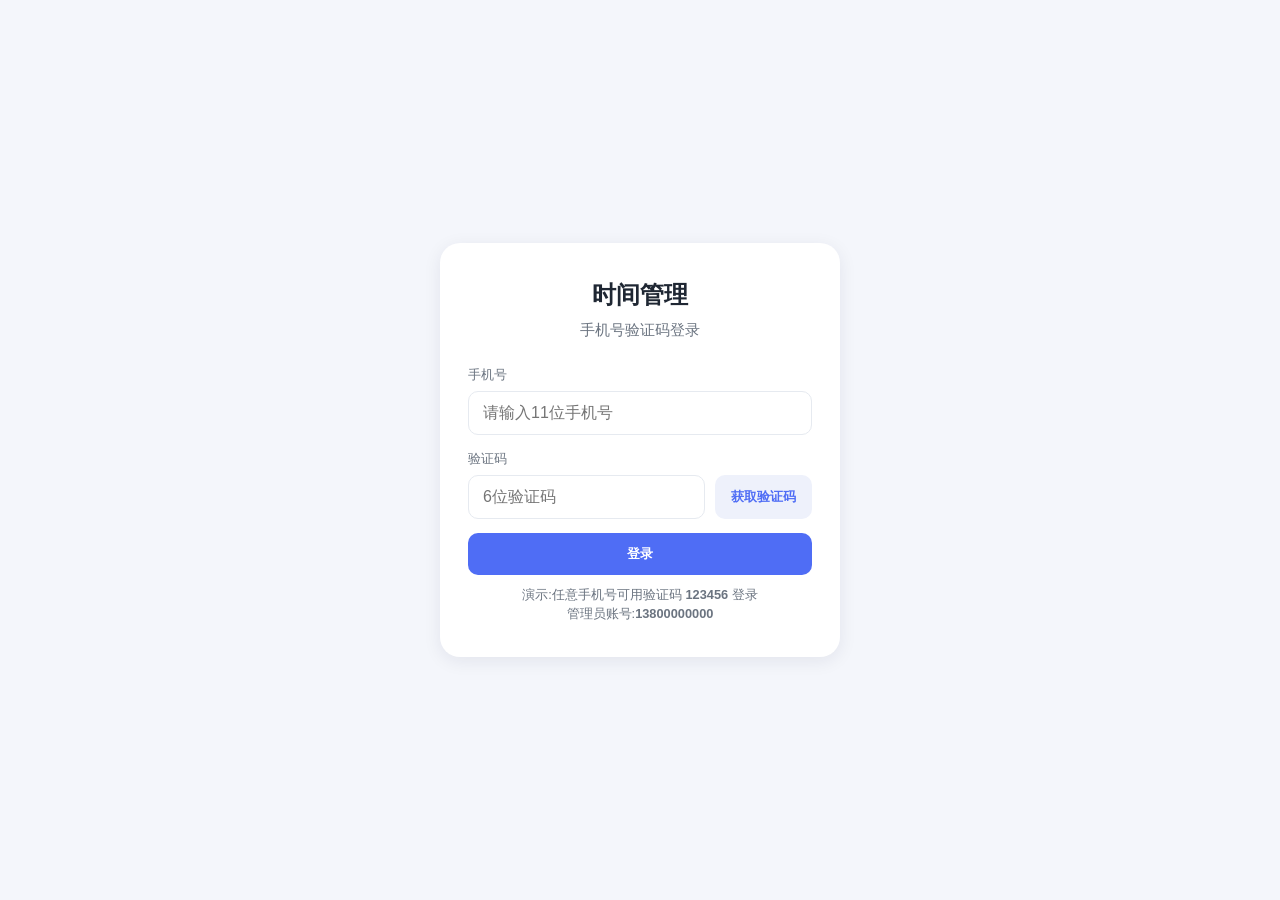
<file: index.html>
<!DOCTYPE html>
<html lang="zh-CN">
<head>
<meta charset="UTF-8">
<meta name="viewport" content="width=device-width, initial-scale=1.0">
<title>时间管理</title>
<style>
  :root{
    --bg:#f4f6fb; --card:#fff; --ink:#1f2733; --muted:#6b7480; --line:#e6eaf0;
    --brand:#4f6df5; --brand-d:#3b56d8; --ok:#16a34a; --warn:#f59e0b; --danger:#dc2626;
    --shadow:0 4px 18px rgba(20,30,60,.08); --radius:14px;
  }
  *{box-sizing:border-box;margin:0;padding:0}
  body{font-family:-apple-system,BlinkMacSystemFont,"Segoe UI","PingFang SC","Microsoft YaHei",sans-serif;background:var(--bg);color:var(--ink);line-height:1.5}
  button{cursor:pointer;font-family:inherit;border:none;background:none;color:inherit}
  input,select,textarea{font-family:inherit;font-size:1rem}
  a{color:var(--brand);text-decoration:none}
  .wrap{max-width:1100px;margin:0 auto;padding:0 16px}

  /* ===== Login ===== */
  #auth{min-height:100vh;display:flex;align-items:center;justify-content:center;padding:20px}
  .auth-card{background:var(--card);border-radius:20px;box-shadow:var(--shadow);padding:34px 28px;width:100%;max-width:400px}
  .auth-card h1{font-size:1.5rem;text-align:center;margin-bottom:6px}
  .auth-card .sub{color:var(--muted);text-align:center;margin-bottom:24px;font-size:.92rem}
  .field{margin-bottom:14px}
  .field label{display:block;font-size:.82rem;color:var(--muted);margin-bottom:6px}
  .input{width:100%;padding:12px 14px;border:1.5px solid var(--line);border-radius:10px;outline:none;transition:.15s;background:#fff}
  .input:focus{border-color:var(--brand);box-shadow:0 0 0 3px rgba(79,109,245,.12)}
  .row{display:flex;gap:10px}
  .row .input{flex:1}
  .btn{padding:12px 16px;border-radius:10px;background:var(--brand);color:#fff;font-weight:600;transition:.15s}
  .btn:hover{background:var(--brand-d)}
  .btn.ghost{background:#eef1fb;color:var(--brand)}
  .btn.ghost:hover{background:#e1e6fa}
  .btn.block{width:100%}
  .btn.sm{padding:8px 12px;font-size:.85rem}
  .hint{font-size:.8rem;color:var(--muted);margin-top:10px;text-align:center}
  .code-box{background:#f0f4ff;border:1px dashed var(--brand);border-radius:8px;padding:8px;text-align:center;font-size:.82rem;color:var(--brand-d);margin:-4px 0 14px}

  /* ===== App Shell ===== */
  #app{display:none}
  .topbar{background:var(--card);border-bottom:1px solid var(--line);position:sticky;top:0;z-index:40}
  .topbar .wrap{display:flex;align-items:center;gap:14px;height:60px}
  .topbar .brand{font-weight:700;font-size:1.1rem}
  .nav{display:flex;gap:4px;flex:1}
  .nav button{padding:8px 14px;border-radius:8px;color:var(--muted);font-weight:500;font-size:.92rem}
  .nav button.active{background:#eef1fb;color:var(--brand)}
  .user-area{display:flex;align-items:center;gap:8px}
  .avatar{width:34px;height:34px;border-radius:50%;background:linear-gradient(135deg,var(--brand),#7c9bff);color:#fff;display:flex;align-items:center;justify-content:center;font-weight:600;font-size:.9rem}
  .uname{font-size:.9rem;font-weight:500}
  .logout{font-size:.8rem;color:var(--muted)}

  /* reminder banner */
  #reminder{display:none;background:linear-gradient(90deg,#f59e0b,#f97316);color:#fff;padding:14px 16px;position:sticky;top:60px;z-index:35;box-shadow:0 2px 10px rgba(245,158,11,.3)}
  #reminder.show{display:block}
  #reminder .wrap{display:flex;align-items:center;gap:12px}
  #reminder .bell{font-size:1.4rem;animation:ring 1s ease-in-out infinite}
  @keyframes ring{0%,100%{transform:rotate(0)}25%{transform:rotate(-15deg)}75%{transform:rotate(15deg)}}
  #reminder .txt{flex:1;font-weight:600}
  #reminder .close{color:#fff;opacity:.85;font-size:1.2rem;padding:4px 8px}

  .page{padding:22px 0 60px}
  .page-head{display:flex;align-items:center;justify-content:space-between;flex-wrap:wrap;gap:10px;margin-bottom:18px}
  .page-head h2{font-size:1.3rem}
  .muted{color:var(--muted);font-size:.85rem}

  /* timeline */
  .timeline{background:var(--card);border-radius:var(--radius);box-shadow:var(--shadow);padding:18px;margin-bottom:18px;overflow-x:auto}
  .tl-title{font-size:.8rem;color:var(--muted);margin-bottom:10px}
  .tl-track{display:flex;gap:6px;min-width:max-content}
  .day-col{flex:0 0 124px;display:flex;flex-direction:column}
  .time-gutter{flex:0 0 40px}
  .day-head{text-align:center;padding:6px 4px;border-radius:8px 8px 0 0;background:#f3f6fc;font-size:.76rem;font-weight:600;line-height:1.25;min-height:38px;display:flex;flex-direction:column;justify-content:center}
  .day-head .wd{font-size:.66rem;color:var(--muted);font-weight:500}
  .day-head.today{background:var(--brand);color:#fff}
  .day-head.today .wd{color:#dfe7ff}
  .gh{min-height:38px}
  .day-body{position:relative;height:576px;background:linear-gradient(#fbfcfe,#eef2f8);border:1px solid var(--line);border-top:none}
  .time-gutter .day-body{background:transparent;border:none}
  .wk-hour{position:absolute;left:0;right:0;border-top:1px dashed rgba(0,0,0,.08)}
  .tg-hour{position:absolute;right:3px;font-size:.56rem;color:var(--muted);transform:translateY(-50%);white-space:nowrap}
  .wk-item{position:absolute;border-radius:5px;padding:3px 5px;color:#fff;font-size:.64rem;font-weight:600;overflow:hidden;cursor:default;box-shadow:0 1px 3px rgba(0,0,0,.18);line-height:1.2}
  .wk-empty{position:absolute;top:6px;left:0;right:0;text-align:center;font-size:.64rem;color:var(--muted)}

  /* toolbar */
  .toolbar{display:flex;align-items:center;gap:10px;flex-wrap:wrap;margin-bottom:14px}
  .seg{display:inline-flex;background:var(--card);border:1px solid var(--line);border-radius:10px;padding:3px}
  .seg button{padding:7px 16px;border-radius:7px;font-size:.88rem;color:var(--muted);font-weight:500}
  .seg button.active{background:var(--brand);color:#fff}
  .date-nav{display:flex;align-items:center;gap:8px;background:var(--card);border:1px solid var(--line);border-radius:10px;padding:4px}
  .date-nav button{padding:6px 10px;border-radius:6px;color:var(--muted);font-size:.9rem}
  .date-nav .d{font-weight:600;font-size:.92rem;min-width:120px;text-align:center}
  .btn-icon{width:32px;height:32px;display:flex;align-items:center;justify-content:center;border-radius:8px;background:var(--card);border:1px solid var(--line);color:var(--muted)}

  /* table */
  .table-card{background:var(--card);border-radius:var(--radius);box-shadow:var(--shadow);overflow:hidden;overflow-x:auto}
  table{width:100%;border-collapse:collapse;min-width:560px}
  thead th{background:#f7f9fc;text-align:left;padding:12px 14px;font-size:.8rem;color:var(--muted);font-weight:600;border-bottom:1px solid var(--line);white-space:nowrap}
  tbody td{padding:12px 14px;border-bottom:1px solid var(--line);font-size:.9rem;vertical-align:top}
  tbody tr:last-child td{border-bottom:none}
  .proj-tag{display:inline-flex;align-items:center;gap:6px;padding:4px 10px;border-radius:20px;font-size:.82rem;font-weight:600}
  .dot{width:10px;height:10px;border-radius:50%;flex:none}
  .time-cell{font-weight:600;white-space:nowrap}
  .desc-cell{color:#475}
  .empty{padding:40px;text-align:center;color:var(--muted)}
  .del{color:var(--danger);font-size:.82rem}
  .del:hover{text-decoration:underline}

  /* 简洁模式 - 色块 + 时间排版 */
  #simpleTable td{vertical-align:middle}
  #simpleTable .blk{display:flex;align-items:center;gap:8px;padding:12px 18px;border-radius:10px;color:#fff;font-weight:600;font-size:.95rem;cursor:pointer;transition:transform .15s,filter .15s,box-shadow .15s;box-shadow:0 2px 6px rgba(0,0,0,.12);min-width:140px;width:fit-content}
  #simpleTable .blk:hover{filter:brightness(1.1);transform:translateY(-1px);box-shadow:0 5px 14px rgba(0,0,0,.2)}
  #simpleTable .blk .bar{width:4px;height:18px;border-radius:2px;background:rgba(255,255,255,.75);flex:none}
  .t-start{font-size:1.02rem;font-weight:700;white-space:nowrap;letter-spacing:.5px}
  .t-dur{font-size:.72rem;color:var(--muted);margin-top:3px}

  /* 详情浮窗 */
  .modal{position:fixed;inset:0;z-index:80;display:none;align-items:center;justify-content:center;padding:20px}
  .modal.show{display:flex}
  .modal-backdrop{position:absolute;inset:0;background:rgba(15,23,42,.55);backdrop-filter:blur(2px);-webkit-backdrop-filter:blur(2px)}
  .modal-card{position:relative;background:#fff;border-radius:16px;box-shadow:0 20px 60px rgba(0,0,0,.25);padding:30px 26px 24px;width:100%;max-width:440px;animation:pop .18s ease}
  @keyframes pop{from{transform:scale(.92);opacity:0}to{transform:scale(1);opacity:1}}
  .modal-close{position:absolute;top:10px;right:10px;font-size:1.15rem;color:var(--muted);width:32px;height:32px;border-radius:50%;display:flex;align-items:center;justify-content:center;transition:.15s}
  .modal-close:hover{background:#f1f5f9;color:var(--ink)}
  .modal-row{margin-bottom:16px}
  .modal-row:last-child{margin-bottom:0}
  .modal-row .k{font-size:.78rem;color:var(--muted);margin-bottom:5px}
  .modal-row .v{font-size:1rem;font-weight:600;line-height:1.5}
  .modal-proj{display:inline-flex;align-items:center;gap:8px;padding:6px 14px;border-radius:20px;font-weight:700;font-size:1rem}
  @media(max-width:640px){
    .modal-card{padding:24px 18px 18px}
    #simpleTable .blk{min-width:auto;width:100%}
  }

  /* 占位页 */
  .placeholder-card{background:var(--card);border-radius:var(--radius);box-shadow:var(--shadow);padding:48px 24px;text-align:center;max-width:520px;margin:0 auto}
  .placeholder-card .ph-icon{font-size:3rem;margin-bottom:10px}
  .placeholder-card h3{margin-bottom:10px}
  .placeholder-card p{color:var(--muted);font-size:.92rem;margin-bottom:6px}
  .placeholder-card .ph-hook{font-size:.82rem;color:var(--brand)}

  /* 负荷管理系统全屏浮窗 */
  .lm-modal{position:fixed;inset:0;z-index:90;display:none;flex-direction:column;background:#0D1117}
  .lm-modal.show{display:flex}
  .lm-modal-bar{display:flex;align-items:center;justify-content:space-between;padding:10px 16px;background:#161B22;border-bottom:1px solid #30363D;flex:none}
  .lm-modal-bar .lm-title{color:#E6EDF3;font-weight:700;font-size:.95rem}
  .lm-actions{display:flex;gap:8px}
  .lm-link,.lm-close{padding:6px 12px;border-radius:8px;font-size:.82rem;cursor:pointer;border:1px solid #30363D;background:#21262D;color:#E6EDF3}
  .lm-link:hover,.lm-close:hover{background:#30363D}
  .lm-body{position:relative;flex:1;overflow:hidden}
  .lm-body iframe{position:absolute;inset:0;width:100%;height:100%;border:none;background:#0D1117}
  .lm-fallback{position:absolute;inset:0;display:flex;flex-direction:column;align-items:center;justify-content:center;gap:14px;background:#0D1117;color:#8B949E}
  .lm-fallback.hide{display:none}

  /* 日负荷等级徽标 */
  .day-load-badge{display:inline-flex;align-items:center;gap:6px;padding:5px 12px;border-radius:20px;font-size:.8rem;font-weight:600;margin-left:8px}
  .day-load-badge .pip{width:8px;height:8px;border-radius:50%}

  /* form */
  .form-card{background:var(--card);border-radius:var(--radius);box-shadow:var(--shadow);padding:24px;max-width:640px;margin:0 auto}
  .form-card h3{margin-bottom:18px}
  .free-box{background:#f0fdf4;border:1px solid #bbf7d0;border-radius:10px;padding:14px;margin-bottom:20px}
  .free-box h4{font-size:.88rem;color:#15803d;margin-bottom:8px;display:flex;align-items:center;gap:6px}
  .free-list{display:flex;flex-wrap:wrap;gap:8px}
  .free-chip{background:#fff;border:1px solid #bbf7d0;color:#15803d;padding:4px 12px;border-radius:20px;font-size:.8rem;font-weight:600}
  .free-empty{font-size:.82rem;color:#16a34a}

  /* admin */
  .stat-grid{display:grid;grid-template-columns:repeat(auto-fit,minmax(180px,1fr));gap:14px;margin-bottom:20px}
  .stat{background:var(--card);border-radius:var(--radius);box-shadow:var(--shadow);padding:18px}
  .stat .v{font-size:1.8rem;font-weight:700;color:var(--brand)}
  .stat .k{color:var(--muted);font-size:.82rem;margin-top:2px}
  .role-tag{font-size:.72rem;padding:2px 8px;border-radius:6px;font-weight:600}
  .role-admin{background:#fee2e2;color:#b91c1c}
  .role-user{background:#e0e7ff;color:#3730a3}

  @media(max-width:640px){
    .nav{order:3;width:100%;overflow-x:auto}
    .topbar .wrap{flex-wrap:wrap;height:auto;padding:10px 14px}
    .uname{display:none}
    .page-head h2{font-size:1.1rem}
  }
  .ip-select{max-width:150px}
  </style>
  <link rel="stylesheet" href="css/interest-pool.css">
</head>
<body>

<!-- ===== Auth ===== -->
<section id="auth">
  <div class="auth-card">
    <h1>时间管理</h1>
    <div class="sub">手机号验证码登录</div>
    <div class="field">
      <label>手机号</label>
      <input id="loginPhone" class="input" inputmode="numeric" maxlength="11" placeholder="请输入11位手机号">
    </div>
    <div class="field">
      <label>验证码</label>
      <div class="row">
        <input id="loginCode" class="input" inputmode="numeric" maxlength="6" placeholder="6位验证码">
        <button id="sendCode" class="btn ghost">获取验证码</button>
      </div>
      <div class="code-box" id="codeBox" style="display:none"></div>
    </div>
    <button id="loginBtn" class="btn block">登录</button>
    <div class="hint">演示:任意手机号可用验证码 <b>123456</b> 登录<br>管理员账号:<b>13800000000</b></div>
  </div>
</section>

<!-- ===== App ===== -->
<div id="app">
  <header class="topbar">
    <div class="wrap">
      <div class="brand">时间管理</div>
      <nav class="nav">
        <button data-tab="schedule" class="active">安排表</button>
        <button data-tab="add">新增事项</button>
        <button data-tab="admin" id="adminTab" style="display:none">后台统计</button>
        <button data-tab="load">负荷管理系统</button>
        <button data-tab="interest">兴趣池</button>
        <button data-tab="social">社交功能</button>
      </nav>
      <div class="user-area">
        <div class="avatar" id="avatar">U</div>
        <span class="uname" id="userName">用户</span>
        <button class="logout" id="logoutBtn">退出</button>
      </div>
    </div>
  </header>

  <div id="reminder">
    <div class="wrap">
      <span class="bell">🔔</span>
      <span class="txt" id="reminderText"></span>
      <button class="close" id="reminderClose">✕</button>
    </div>
  </div>

  <main class="wrap">
    <!-- Schedule page -->
    <section id="page-schedule" class="page">
      <div class="page-head">
        <h2>时间安排表</h2>
        <div style="display:flex;align-items:center;flex-wrap:wrap;gap:8px">
          <span class="muted" id="todayLabel"></span>
          <span class="day-load-badge" id="dayLoadBadge" style="display:none"></span>
        </div>
      </div>
      <div class="toolbar">
        <div class="date-nav">
          <button id="prevDay">‹</button>
          <span class="d" id="dateLabel"></span>
          <button id="nextDay">›</button>
        </div>
        <button class="btn-icon" id="todayBtn">今天</button>
        <div class="seg">
          <button id="modeSimple" class="active">简洁模式</button>
          <button id="modeDetail">详情模式</button>
        </div>
      </div>
      <div class="timeline">
        <div class="tl-title">未来7天时间安排</div>
        <div class="tl-track" id="tlTrack"></div>
      </div>
      <div class="table-card" id="simpleView">
        <table id="simpleTable"></table>
      </div>
      <div class="table-card" id="detailView" style="display:none">
        <table id="detailTable"></table>
      </div>

      <!-- 事项详情浮窗 -->
      <div class="modal" id="itemModal">
        <div class="modal-backdrop" id="modalBackdrop"></div>
        <div class="modal-card">
          <button class="modal-close" id="modalClose" aria-label="关闭">✕</button>
          <div id="modalContent"></div>
        </div>
      </div>
    </section>

    <!-- Add page -->
    <section id="page-add" class="page" style="display:none">
      <div class="page-head"><h2>新增事项</h2></div>
      <div class="form-card">
        <h3>录入安排</h3>
        <div class="free-box">
          <h4>🕐 当前空闲时间段</h4>
          <div id="freeList"></div>
        </div>
        <div class="field">
          <label>项目名称</label>
          <input id="fProject" class="input" placeholder="如:产品评审 / 健身 / 学习">
        </div>
        <div class="field">
          <label>事项明细描述</label>
          <textarea id="fDesc" class="input" rows="3" placeholder="描述具体事项内容"></textarea>
        </div>
        <div class="field">
          <label>日期</label>
          <input type="date" id="fDate" class="input">
        </div>
        <div class="row">
          <div class="field" style="flex:1">
            <label>开始时间</label>
            <input type="time" id="fStart" class="input">
          </div>
          <div class="field" style="flex:1">
            <label>结束时间</label>
            <input type="time" id="fEnd" class="input">
          </div>
        </div>
        <button id="saveItemBtn" class="btn block">保存事项</button>
      </div>
    </section>

    <!-- Admin page -->
    <section id="page-admin" class="page" style="display:none">
      <div class="page-head"><h2>后台统计</h2><span class="muted">平台运营数据</span></div>
      <div class="stat-grid">
        <div class="stat"><div class="v" id="statUsers">0</div><div class="k">总用户数</div></div>
        <div class="stat"><div class="v" id="statItems">0</div><div class="k">总事项数</div></div>
        <div class="stat"><div class="v" id="statToday">0</div><div class="k">今日事项</div></div>
      </div>
      <div class="table-card">
        <table id="userTable"></table>
      </div>
    </section>

    <!-- 兴趣池：录入 -> 识别归类 -> 存取 -> 生成可执行计划 -->
    <section id="page-interest" class="page" style="display:none">
      <div class="page-head">
        <h2>兴趣池</h2>
        <span class="muted" id="ipCount"></span>
      </div>

      <div id="ipNotice" class="ip-notice"></div>

      <p class="ip-flow"><b>怎么用：</b>左边写下兴趣 → 点「识别并归类」 → 加入兴趣池 →
        在右边「我的兴趣池」里点「生成计划」，就会得到一套可以直接照着做的计划。</p>

      <div class="ip-grid">
        <div class="ip-card">
          <h3>录入兴趣</h3>
          <p class="ip-hint">一行写一个。输入时会提示相关兴趣，点一下就能填进去。</p>
          <div class="ip-editor">
            <textarea id="ipInput" class="input" rows="6" placeholder="例如：&#10;学钢琴&#10;用 App 学日语&#10;周末爬山健身&#10;读一本认知科学书"></textarea>
            <div id="ipSuggest" class="ip-suggest" hidden></div>
          </div>
          <div class="row" style="margin-top:12px">
            <button class="btn sm" id="ipClassify">识别并归类</button>
            <button class="btn ghost sm" id="ipExample">填入示例</button>
            <button class="btn ghost sm" id="ipClearInput">清空</button>
          </div>
          <div id="ipResults" class="ip-results"></div>
        </div>

        <div class="ip-card">
          <h3>我的兴趣池</h3>
          <div class="ip-toolbar">
            <input id="ipSearch" class="input" placeholder="搜索兴趣">
            <select id="ipFilter" class="input"></select>
          </div>
          <div id="ipList"></div>
          <p class="ip-hint" id="ipStorageHint"></p>
        </div>
      </div>

      <div id="ipPlan" style="margin-top:16px"></div>

      <div class="ip-card" style="margin-top:16px">
        <div class="ip-card-head">
          <h3>已经保存的计划</h3>
          <span class="muted" id="ipSavedCount"></span>
        </div>
        <p class="ip-hint">采用过的计划都在这里，随时可以改：换内容、调顺序、改时间、改优先级。每次保存都会留下一条变更记录，改错了能退回上一版。</p>
        <p class="ip-hint">「删除」删掉的是这份计划本身（包括它的变更记录），删了不能恢复。兴趣池里的兴趣、以及「本周负荷计划」都不会因此被改动。</p>
        <div id="ipSavedPlans"></div>
      </div>

      <div id="ipEditor" style="margin-top:16px"></div>
    </section>

    <!-- 社交功能(占位,内容待开发) -->
    <section id="page-social" class="page" style="display:none">
      <div class="page-head"><h2>社交功能</h2><span class="muted">制作中</span></div>
      <div class="placeholder-card">
        <div class="ph-icon">💬</div>
        <h3>社交功能</h3>
        <p>这个功能还在制作中，做好后就能用了。</p>
        <p class="ph-hook">做好后会和「兴趣池」「计划时间表」「负荷管理系统」一起配合使用。</p>
      </div>
    </section>
  </main>
</div>

<!-- 负荷管理系统浮窗(全屏覆盖,内嵌 load-manager 应用) -->
<div class="lm-modal" id="lmModal">
  <div class="lm-modal-bar">
    <span class="lm-title">负荷管理系统</span>
    <div class="lm-actions">
      <button class="lm-link" id="lmOpenTab">在新标签打开 ↗</button>
      <button class="lm-close" id="lmClose">✕ 退出</button>
    </div>
  </div>
  <div class="lm-body">
    <iframe id="lmFrame" src="about:blank"></iframe>
    <div class="lm-fallback" id="lmFallback">
      <p>正在加载负荷管理系统…</p>
      <a href="load-manager/index.html" target="_blank" class="btn">在新页面打开</a>
    </div>
  </div>
</div>

<script>
/* ============================================================
   存储层 - localStorage 持久化
============================================================ */
const Store = {
  K_USERS:'tm_users', K_SESSION:'tm_session', K_ITEMS:'tm_items', K_NOTIFIED:'tm_notified',
  get(k,d){try{return JSON.parse(localStorage.getItem(k))??d}catch{return d}},
  set(k,v){localStorage.setItem(k,JSON.stringify(v))},
  getUsers(){return this.get(this.K_USERS,[])},
  saveUsers(u){this.set(this.K_USERS,u)},
  getItems(){return this.get(this.K_ITEMS,[])},
  saveItems(i){this.set(this.K_ITEMS,i)},
  getSession(){return this.get(this.K_SESSION,null)},
  saveSession(s){this.set(this.K_SESSION,s)},
  clearSession(){localStorage.removeItem(this.K_SESSION)},
  getNotified(){return this.get(this.K_NOTIFIED,[])},
  saveNotified(n){this.set(this.K_NOTIFIED,n)},
};

/* 项目配色 - 按项目名稳定分配 */
const PALETTE=['#FF6B6B','#4ECDC4','#45B7D1','#FFA07A','#98D8C8','#F7DC6F','#BB8FCE','#5DADE2','#48C9B0','#F1948A','#A569BD','#5499C7'];
function projColor(name){
  let h=0;for(let i=0;i<name.length;i++)h=(h*31+name.charCodeAt(i))>>>0;
  return PALETTE[h%PALETTE.length];
}
const ADMIN_PHONE='13800000000';

/* ============================================================
   工具
============================================================ */
const $=id=>document.getElementById(id);
const pad=n=>String(n).padStart(2,'0');
const todayStr=()=>{const d=new Date();return `${d.getFullYear()}-${pad(d.getMonth()+1)}-${pad(d.getDate())}`};
const WEEKDAYS=['星期日','星期一','星期二','星期三','星期四','星期五','星期六'];
const fmtDate=s=>{const[y,m,d]=s.split('-');const dt=new Date(+y,+m-1,+d);return`${y}年${m}月${d}日 ${WEEKDAYS[dt.getDay()]}`};
const toMin=t=>{const[h,m]=t.split(':').map(Number);return h*60+m};
function nowMin(){const d=new Date();return d.getHours()*60+d.getMinutes()}
function uid(){return Date.now().toString(36)+Math.random().toString(36).slice(2,6)}

/* ============================================================
   认证模块
============================================================ */
let sendTimer=null;
$('sendCode').onclick=()=>{
  const phone=$('loginPhone').value.trim();
  if(!/^1\d{10}$/.test(phone)){alert('请输入正确的11位手机号');return}
  $('codeBox').style.display='block';
  $('codeBox').textContent='演示验证码:123456(请勿外发,实际应为短信下发)';
  let s=60;const btn=$('sendCode');btn.disabled=true;
  btn.textContent=s+'s后重发';
  clearInterval(sendTimer);
  sendTimer=setInterval(()=>{s--;if(s<=0){clearInterval(sendTimer);btn.disabled=false;btn.textContent='获取验证码'}else btn.textContent=s+'s后重发'},1000);
};
$('loginBtn').onclick=()=>{
  const phone=$('loginPhone').value.trim(),code=$('loginCode').value.trim();
  if(!/^1\d{10}$/.test(phone)){alert('手机号格式不正确');return}
  if(code!=='123456'){alert('验证码不正确(演示码:123456)');return}
  let users=Store.getUsers();let u=users.find(x=>x.phone===phone);
  if(!u){u={phone,nickname:'',isAdmin:phone===ADMIN_PHONE,createdAt:Date.now()};users.push(u);Store.saveUsers(users)}
  Store.saveSession({phone});
  enterApp();
};
$('logoutBtn').onclick=()=>{Store.clearSession();location.reload()};

function currentUser(){const s=Store.getSession();if(!s)return null;return Store.getUsers().find(u=>u.phone===s.phone)||null}

/* 昵称设置弹层 */
function ensureNickname(u,cb){
  if(u.nickname){cb();return}
  const overlay=document.createElement('div');
  overlay.style.cssText='position:fixed;inset:0;background:rgba(0,0,0,.5);display:flex;align-items:center;justify-content:center;z-index:100';
  const card=document.createElement('div');
  card.className='auth-card';
  card.innerHTML=`<h1>设置昵称</h1><div class="sub">首次登录,请设置你的昵称</div>
    <div class="field"><label>昵称</label><input class="input" id="nickInput" maxlength="16" placeholder="请输入昵称"></div>
    <button class="btn block" id="nickSave">确定</button>`;
  overlay.appendChild(card);document.body.appendChild(overlay);
  const inp=card.querySelector('#nickInput');inp.focus();
  const save=()=>{
    const n=inp.value.trim();if(!n){alert('昵称不能为空');return}
    u.nickname=n;let users=Store.getUsers();const i=users.findIndex(x=>x.phone===u.phone);users[i]=u;Store.saveUsers(users);
    document.body.removeChild(overlay);cb();
  };
  card.querySelector('#nickSave').onclick=save;
  inp.addEventListener('keydown',e=>{if(e.key==='Enter')save()});
}

function enterApp(){
  const u=currentUser();if(!u){return}
  ensureNickname(u,()=>{
    $('auth').style.display='none';$('app').style.display='block';
    $('userName').textContent=u.nickname||u.phone;
    $('avatar').textContent=(u.nickname||u.phone).slice(0,1).toUpperCase();
    if(u.isAdmin)$('adminTab').style.display='inline-block';
    curDate=todayStr();
    $('fDate').value=todayStr();
    renderSchedule();renderFreeList();
    startReminder();
  });
}

/* ============================================================
   安排表渲染
============================================================ */
let curDate=todayStr();
let mode='simple';

function userItems(){const u=currentUser();return Store.getItems().filter(i=>i.phone===u.phone)}

$('prevDay').onclick=()=>{curDate=shiftDate(curDate,-1);renderSchedule()};
$('nextDay').onclick=()=>{curDate=shiftDate(curDate,1);renderSchedule()};
$('todayBtn').onclick=()=>{curDate=todayStr();renderSchedule()};
$('modeSimple').onclick=()=>{mode='simple';updateMode();renderSchedule()};
$('modeDetail').onclick=()=>{mode='detail';updateMode();renderSchedule()};
function updateMode(){
  $('modeSimple').classList.toggle('active',mode==='simple');
  $('modeDetail').classList.toggle('active',mode==='detail');
}
function shiftDate(s,d){const dt=new Date(s);dt.setDate(dt.getDate()+d);return `${dt.getFullYear()}-${pad(dt.getMonth()+1)}-${pad(dt.getDate())}`}

function renderSchedule(){
  $('dateLabel').textContent=fmtDate(curDate)+(curDate===todayStr()?' (今天)':'');
  $('todayLabel').textContent='当前用户: '+(currentUser().nickname||currentUser().phone);
  const items=userItems().filter(i=>i.date===curDate).sort((a,b)=>toMin(a.start)-toMin(b.start));
  renderTimeline();
  renderTable(items);
}

const TL_HOURS=[0,3,6,9,12,15,18,21,24];
const TL_HEIGHT=576;
const WD_SHORT=['周日','周一','周二','周三','周四','周五','周六'];

function renderTimeline(){
  const wrap=$('tlTrack');wrap.innerHTML='';
  const T=TL_HEIGHT,today=todayStr();
  const days=[];for(let i=0;i<7;i++)days.push(shiftDate(curDate,i));
  const allItems=userItems();
  // 时间刻度列(左侧)
  const gutter=document.createElement('div');gutter.className='day-col time-gutter';
  const gh=document.createElement('div');gh.className='gh';gutter.appendChild(gh);
  const gb=document.createElement('div');gb.className='day-body';
  TL_HOURS.forEach(h=>{
    const ln=document.createElement('div');ln.className='wk-hour';ln.style.top=(h/24*T)+'px';gb.appendChild(ln);
    const lb=document.createElement('div');lb.className='tg-hour';lb.style.top=(h/24*T)+'px';lb.textContent=pad(h)+':00';gb.appendChild(lb);
  });
  gutter.appendChild(gb);wrap.appendChild(gutter);
  // 7 天纵列
  days.forEach(ds=>{
    const isToday=ds===today;const[y,m,d]=ds.split('-');const dt=new Date(+y,+m-1,+d);
    const col=document.createElement('div');col.className='day-col';
    const head=document.createElement('div');head.className='day-head'+(isToday?' today':'');
    head.innerHTML=`<div>${+m}月${+d}日${isToday?' ·今天':''}</div><div class="wd">${WD_SHORT[dt.getDay()]}</div>`;
    const body=document.createElement('div');body.className='day-body';
    TL_HOURS.forEach(h=>{const ln=document.createElement('div');ln.className='wk-hour';ln.style.top=(h/24*T)+'px';body.appendChild(ln)});
    const placed=layoutItems(allItems.filter(i=>i.date===ds));
    if(!placed.length){const em=document.createElement('div');em.className='wk-empty';em.textContent='无安排';body.appendChild(em)}
    placed.forEach(p=>{
      const c=projColor(p.it.project);const lw=100/p.lanes;
      const el=document.createElement('div');el.className='wk-item';
      el.style.top=(p.s/1440*T)+'px';el.style.height=Math.max((p.e-p.s)/1440*T,14)+'px';
      el.style.left=(p.lane*lw)+'%';el.style.width=(lw)+'%';el.style.background=c;
      el.textContent=p.it.project;el.title=`${p.it.start}-${p.it.end} ${p.it.project}\n${p.it.description||''}`;
      body.appendChild(el);
    });
    col.appendChild(head);col.appendChild(body);wrap.appendChild(col);
  });
}
// 重叠事项分道布局:按时间聚类,同簇内分配 lane,宽度=100/簇内lane数
function layoutItems(items){
  const sorted=items.map(it=>({it,s:toMin(it.start),e:toMin(it.end)})).filter(x=>x.e>x.s).sort((a,b)=>a.s-b.s);
  const clusters=[];let cur=[],curEnd=-1;
  for(const x of sorted){if(cur.length&&x.s>=curEnd){clusters.push(cur);cur=[];curEnd=-1}cur.push(x);curEnd=Math.max(curEnd,x.e)}
  if(cur.length)clusters.push(cur);
  const out=[];
  clusters.forEach(cl=>{const lanes=[];cl.forEach(x=>{let li=lanes.findIndex(le=>le<=x.s);if(li===-1){lanes.push(x.e);li=lanes.length-1}else lanes[li]=x.e;x.lane=li});const n=lanes.length||1;cl.forEach(x=>{x.lanes=n;out.push(x)})});
  return out;
}

let emptyTimer=null;
function renderTable(items){
  const simple=$('simpleTable'),detail=$('detailTable');
  const sCard=$('simpleView'),dCard=$('detailView');
  // 互斥显隐:同一时间仅一种可见,无残留
  sCard.style.display=mode==='simple'?'block':'none';
  dCard.style.display=mode==='detail'?'block':'none';
  document.querySelectorAll('.table-card .empty').forEach(e=>e.remove());
  clearTimeout(emptyTimer);
  if(!items.length){
    simple.innerHTML='';detail.innerHTML='';
    const card=mode==='simple'?sCard:dCard;
    const e=document.createElement('div');e.className='empty';e.textContent='当日暂无安排,前往「新增事项」添加';
    card.appendChild(e);
    emptyTimer=setTimeout(()=>document.querySelectorAll('.table-card .empty').forEach(el=>el.remove()),5000);
    return;
  }
  // 简洁视图:时间清晰 + 彩色色块(可点击)
  const sHead='<thead><tr><th>时间</th><th>项目</th><th style="width:60px">操作</th></tr></thead><tbody>';
  const sBody=items.map(it=>{
    const c=projColor(it.project);
    return `<tr>
      <td class="time-cell"><div class="t-start">${esc(it.start)} → ${esc(it.end)}</div><div class="t-dur">${durStr(it.start,it.end)}</div></td>
      <td><div class="blk" data-id="${it.id}" style="background:${c}"><span class="bar"></span>${esc(it.project)}</div></td>
      <td><button class="del" data-id="${it.id}">删除</button></td></tr>`;
  }).join('');
  simple.innerHTML=sHead+sBody+'</tbody>';
  // 详情视图:含事项明细列
  const dHead='<thead><tr><th>时间</th><th>项目</th><th>事项明细</th><th style="width:60px">操作</th></tr></thead><tbody>';
  const dBody=items.map(it=>{
    const c=projColor(it.project);
    const tag=`<span class="proj-tag" style="background:${c}1a;color:${c}"><span class="dot" style="background:${c}"></span>${esc(it.project)}</span>`;
    return `<tr><td class="time-cell">${esc(it.start)} - ${esc(it.end)}</td><td>${tag}</td><td class="desc-cell">${esc(it.description||'-')}</td><td><button class="del" data-id="${it.id}">删除</button></td></tr>`;
  }).join('');
  detail.innerHTML=dHead+dBody+'</tbody>';
  // 色块点击 -> 详情浮窗
  simple.querySelectorAll('.blk').forEach(b=>b.onclick=()=>openItemModal(b.dataset.id));
  // 删除绑定
  document.querySelectorAll('.del').forEach(b=>b.onclick=()=>{
    if(confirm('删除该事项?')){Store.saveItems(Store.getItems().filter(i=>i.id!==b.dataset.id));renderSchedule();renderFreeList();renderDayLoadBadge()}
  });
}
function durStr(s,e){let m=toMin(e)-toMin(s);if(m<0)m+=1440;const h=Math.floor(m/60),mm=m%60;let r='';if(h)r+=h+'小时';if(mm)r+=mm+'分';return r||'0分'}

/* 事项详情浮窗 */
function openItemModal(id){
  const it=Store.getItems().find(i=>i.id===id);if(!it)return;
  const c=projColor(it.project);
  $('modalContent').innerHTML=`
    <div class="modal-row"><div class="k">项目</div><span class="modal-proj" style="background:${c}1a;color:${c}"><span class="dot" style="background:${c}"></span>${esc(it.project)}</span></div>
    <div class="modal-row"><div class="k">日期</div><div class="v">${fmtDate(it.date)}</div></div>
    <div class="modal-row"><div class="k">时间</div><div class="v">${esc(it.start)} - ${esc(it.end)} <span style="color:var(--muted);font-weight:500;font-size:.85rem">(${durStr(it.start,it.end)})</span></div></div>
    <div class="modal-row"><div class="k">事项明细</div><div class="v" style="font-weight:500;line-height:1.6;white-space:pre-wrap">${esc(it.description||'(无描述)')}</div></div>`;
  $('itemModal').classList.add('show');
}
function closeModal(){$('itemModal').classList.remove('show')}
$('modalClose').onclick=closeModal;
$('modalBackdrop').onclick=closeModal;
document.addEventListener('keydown',e=>{if(e.key==='Escape')closeModal()});
function esc(s){return String(s??'').replace(/[&<>"]/g,c=>({'&':'&amp;','<':'&lt;','>':'&gt;','"':'&quot;'}[c]))}

/* ============================================================
   新增事项
============================================================ */
$('saveItemBtn').onclick=()=>{
  const u=currentUser();
  const project=$('fProject').value.trim(),desc=$('fDesc').value.trim();
  const date=$('fDate').value,start=$('fStart').value,end=$('fEnd').value;
  if(!project){alert('请填写项目名称');return}
  if(!date||!start||!end){alert('请填写日期和时间区间');return}
  if(toMin(end)<=toMin(start)){alert('结束时间需晚于开始时间');return}
  const item={id:uid(),phone:u.phone,project,description:desc,date,start,end,createdAt:Date.now()};
  Store.saveItems([...Store.getItems(),item]);
  $('fProject').value='';$('fDesc').value='';$('fStart').value='';$('fEnd').value='';
  curDate=date;renderSchedule();renderFreeList();
  alert('事项已保存');
  switchTab('schedule');
};

/* 空闲时间段 - 基于当日已有事项计算空隙 */
function renderFreeList(){
  const date=$('fDate').value;
  const items=userItems().filter(i=>i.date===date).sort((a,b)=>toMin(a.start)-toMin(b.start));
  const busy=[];items.forEach(i=>busy.push([toMin(i.start),toMin(i.end)]));
  // 合并重叠
  const merged=[];busy.sort((a,b)=>a[0]-b[0]);
  for(const[b]of busy){if(b[0]>=b[1])continue}
  for(const[s,e]of busy){const last=merged[merged.length-1];if(last&&s<=last[1])last[1]=Math.max(last[1],e);else merged.push([s,e])}
  const free=[];let cur=0; // 0:00
  const dayEnd=24*60;
  for(const[s,e]of merged){if(s>cur)free.push([cur,s]);cur=Math.max(cur,e)}
  if(cur<dayEnd)free.push([cur,dayEnd]);
  const box=$('freeList');
  if(!free.length||free.every(f=>f[1]-f[0]<=0)){box.innerHTML='<span class="free-empty">今日已满,暂无空闲</span>';return}
  box.innerHTML='<div class="free-list">'+free.filter(f=>f[1]>f[0]).map(f=>{
    const ss=pad(Math.floor(f[0]/60))+':'+pad(f[0]%60),ee=pad(Math.floor(f[1]/60))+':'+pad(f[1]%60);
    return `<span class="free-chip">${ss} - ${ee}</span>`;
  }).join('')+'</div>';
}
$('fDate').onchange=renderFreeList;

/* ============================================================
   Tab 切换
============================================================ */
document.querySelectorAll('.nav button').forEach(b=>b.onclick=()=>switchTab(b.dataset.tab));
function switchTab(tab){
  document.querySelectorAll('.nav button').forEach(b=>b.classList.toggle('active',b.dataset.tab===tab));
  const show=p=>{const el=$(p);if(el)el.style.display='none'};
  $('page-schedule').style.display=tab==='schedule'?'block':'none';
  $('page-add').style.display=tab==='add'?'block':'none';
  $('page-interest').style.display=tab==='interest'?'block':'none';
  $('page-social').style.display=tab==='social'?'block':'none';
  const adminTab=$('page-admin');
  if(tab==='admin'){
    const u=currentUser();
    if(!u||!u.isAdmin){alert('无权限访问后台管理页面');switchTab('schedule');return}
    adminTab.style.display='block';renderAdmin();
  }else adminTab.style.display='none';
  // 负荷管理系统:打开浮窗(不切换主页面)
  if(tab==='load'){openLoadManager();return}
  if(tab==='add'){renderFreeList()}
  if(tab==='interest'&&window.InterestView){window.InterestView.render()}
  if(tab==='schedule'){renderSchedule();renderDayLoadBadge()}
}

/* ============================================================
   负荷管理系统浮窗 + 联动接口
   - openLoadManager: 打开全屏浮窗,内嵌 load-manager/index.html
   - window.LMSBridge: 预留与计划时间表/社交/兴趣池联动的接口
============================================================ */
const LM_SRC='load-manager/index.html';
function openLoadManager(){
  const f=$('lmFrame');
  // 仅在首次或切换回时设置 src,避免重复刷新打断问卷进度
  if(!f.src||f.src.indexOf(LM_SRC)===-1){
    f.src=LM_SRC;
    $('lmFallback').classList.remove('hide');
    f.onload=()=>$('lmFallback').classList.add('hide');
  }
  $('lmModal').classList.add('show');
}
function closeLoadManager(){$('lmModal').classList.remove('show')}
$('lmClose').onclick=closeLoadManager;
$('lmOpenTab').onclick=()=>window.open(LM_SRC,'_blank');
document.addEventListener('keydown',e=>{if(e.key==='Escape')closeLoadManager()});

/* 联动接口:供 load-manager 与未来模块(计划时间表/社交/兴趣池)互相调用
   load-manager 通过 parent.window.LMSBridge.* 回写画像/日负荷;
   主应用与各模块通过 LMSBridge.getDayLoad() 读取当日负荷等级 */
window.LMSBridge={
  _dayLoad:null, // {level,label,color,ratio} 最近一次日负荷分级
  /** 由负荷系统回写当日负荷分级结果 */
  setDayLoad(data){this._dayLoad=data;renderDayLoadBadge()},
  /** 读取当日负荷分级(供社交/兴趣池/计划表联动) */
  getDayLoad(){return this._dayLoad},
  /** 读取当前用户画像(load-manager 写入 localStorage) */
  getProfile(){try{return JSON.parse(localStorage.getItem('lms.person.v1'))||null}catch{return null}},
  /** 读取本周计划(供计划时间表联动) */
  getPlan(){try{return JSON.parse(localStorage.getItem('lms.plan.v1'))||[]}catch{return []}},
  /** 计划时间表数据(供负荷系统/社交联动读取) */
  getSchedule(){return Store.getItems().filter(i=>i.date===curDate)},

  /* ---- 安排表写入接口(供兴趣池把计划编进安排表) ----
     安排表是本程序内置的组成部分:落盘与刷新一律走这里,
     外部模块只负责把计划换算成条目,不自己碰存储、也不自己画表。
     这样「编进来的」和「手动新增的」在安排表里完全同质:
     同一份 tm_items,同一套排序、着色、日负荷计算。 */

  /** 我名下的全部安排表条目(供换算层查重、查冲突) */
  scheduleItems(){
    const u=currentUser();
    return u?Store.getItems().filter(i=>i.phone===u.phone):[]
  },

  /** 把换算好的条目落进安排表。
      items:带 id 的按 id 覆盖,不带的视为新增;每条带上编入来源以便重复编入能对上号。
      rms:  要移除的条目 id(上一次编入留下、这次已经不在计划里的那些)。
      写完整理一次安排表视图与当日负荷。 */
  applySchedule(items,rms){
    const u=currentUser();
    if(!u)return{ok:false,reason:'nologin'};
    const arr=Array.isArray(items)?items:[];
    const del=Array.isArray(rms)?rms:[];
    if(!arr.length&&!del.length)return{ok:false,reason:'empty'};
    let all=Store.getItems();
    const at={};all.forEach((it,i)=>{at[it.id]=i});
    let added=0,updated=0,removed=0;
    arr.forEach(t=>{
      const patch={date:t.date,start:t.start,end:t.end,project:t.project,
        description:t.description,origin:'plan',planId:t.planId,planRev:t.planRev,slot:t.slot};
      const i=t.id?at[t.id]:undefined;
      if(i!==undefined){all[i]=Object.assign({},all[i],patch);updated++}
      else{all.push(Object.assign({id:uid(),phone:u.phone,createdAt:Date.now()},patch));added++}
    });
    if(del.length){
      const kill={};del.forEach(id=>{kill[id]=1});
      all=all.filter(it=>{if(kill[it.id]){removed++;return false}return true});
    }
    Store.saveItems(all);
    /* 停在最早一条落进去的日期:用户切回安排表就能直接看到结果 */
    const ds=arr.map(t=>t.date).sort();
    const focus=ds.length?ds[0]:null;
    if(focus&&/^\d{4}-\d{2}-\d{2}$/.test(focus))curDate=focus;
    renderSchedule();renderFreeList();renderDayLoadBadge();
    return{ok:true,added,updated,removed,focus}
  },

  /** 切到安排表并停在指定日期 */
  focusSchedule(date){
    if(date&&/^\d{4}-\d{2}-\d{2}$/.test(date))curDate=date;
    switchTab('schedule');
  }
};

/* 日负荷等级分级:依据负荷管理系统画像 + 当日事项时长
   等级划分(单独一天的负荷等级,共5档,界面只显示文字不显示数值):
   - 无画像:不显示徽标
   - 有画像:按 capacity=weeklyHours*50*(0.7+0.6*recovery) 容量,
     dayLoad=Σ(基线负荷% * 事项小时) / 容量 * 100
   - 等级: <40% 很轻松(绿) | 40-70% 比较轻松(蓝) | 70-100% 刚刚好(黄) | 100-120% 有点吃力(橙) | ≥120% 太吃力(红) */
function renderDayLoadBadge(){
  const badge=$('dayLoadBadge');
  const p=window.LMSBridge.getProfile();
  if(!p){badge.style.display='none';window.LMSBridge._dayLoad=null;return}
  const items=Store.getItems().filter(i=>i.phone===currentUser().phone&&i.date===curDate);
  const totalHours=items.reduce((s,it)=>s+Math.max(0,(toMin(it.end)-toMin(it.start))/60),0);
  const capacity=Math.max(1,p.weeklyHours*50*(0.7+0.6*(p.recovery??0.5)));
  // 当日已安排事项的负荷量:用个人基线作为事项平均负荷占比
  const dayLoad=totalHours>0?(p.baseline*totalHours)/capacity*100:0;
  let level,label,color;
  if(dayLoad<40){level='low';label='很轻松';color='#16a34a'}
  else if(dayLoad<70){level='normal';label='比较轻松';color='#3b82f6'}
  else if(dayLoad<100){level='good';label='刚刚好';color='#f59e0b'}
  else if(dayLoad<120){level='high';label='有点吃力';color='#f97316'}
  else{level='over';label='太吃力';color='#dc2626'}
  window.LMSBridge._dayLoad={level,label,color,ratio:dayLoad,hours:totalHours,capacity};
  badge.style.display='inline-flex';
  badge.style.background=color+'1a';badge.style.color=color;
  badge.innerHTML=`<span class="pip" style="background:${color}"></span>今天${label}(${totalHours.toFixed(1)}小时)`;
  // 同步回写到负荷系统画像的今日负荷,供未来联动读取
  try{localStorage.setItem('lms.dayload.v1',JSON.stringify(window.LMSBridge._dayLoad))}catch{}
}

/* ============================================================
   后台统计
============================================================ */
function renderAdmin(){
  const users=Store.getUsers();
  const items=Store.getItems();
  const todayItems=items.filter(i=>i.date===todayStr());
  $('statUsers').textContent=users.length;
  $('statItems').textContent=items.length;
  $('statToday').textContent=todayItems.length;
  const tbl=$('userTable');
  let head='<thead><tr><th>昵称</th><th>手机号</th><th>角色</th><th>注册时间</th></tr></thead><tbody>';
  let body=users.map(u=>{
    const d=new Date(u.createdAt);
    const t=`${d.getFullYear()}-${pad(d.getMonth()+1)}-${pad(d.getDate())} ${pad(d.getHours())}:${pad(d.getMinutes())}`;
    const role=u.isAdmin?'<span class="role-tag role-admin">管理员</span>':'<span class="role-tag role-user">普通用户</span>';
    return `<tr><td>${esc(u.nickname||'-')}</td><td>${esc(u.phone)}</td><td>${role}</td><td>${t}</td></tr>`;
  }).join('');
  tbl.innerHTML=head+body+'</tbody>';
}

/* ============================================================
   提醒系统 - 15分钟前提醒,每30秒检查
============================================================ */
let reminderTimer=null;
const REMINDER_KEY=15; // 提前分钟数
function startReminder(){
  stopReminder();
  checkReminder();
  reminderTimer=setInterval(checkReminder,30000);
}
function stopReminder(){if(reminderTimer){clearInterval(reminderTimer);reminderTimer=null}}
function checkReminder(){
  const u=currentUser();if(!u)return;
  const today=todayStr(),n=nowMin();
  const items=Store.getItems().filter(i=>i.phone===u.phone&&i.date===today);
  const notified=Store.getNotified();
  let alertItem=null;
  for(const it of items){
    const s=toMin(it.start),minsUntil=s-n;
    if(minsUntil>=0&&minsUntil<=REMINDER_KEY){
      if(!notified.includes(it.id)){
        alertItem={it,minsUntil};break;
      }
    }
  }
  if(alertItem){
    const it=alertItem.it;
    const txt=`即将开始:${it.project} ${it.start} 开始`+(it.description?` · ${it.description}`:'')+(alertItem.minsUntil<=0?` 已到开始时间`:` (还有${alertItem.minsUntil}分钟)`);
    $('reminderText').textContent=txt;
    $('reminder').classList.add('show');
    Store.saveNotified([...Store.getNotified(),it.id]);
  }
  // 自动隐藏已过期提醒
  const allNotified=Store.getNotified();
  const stillActive=allNotified.filter(id=>{
    const it=items.find(x=>x.id===id);
    if(!it)return false;
    return toMin(it.end)>n; // 事项未结束
  });
  if(stillActive.length<allNotified.length)Store.saveNotified(stillActive);
  if(!stillActive.length)$('reminder').classList.remove('show');
}
$('reminderClose').onclick=()=>$('reminder').classList.remove('show');

/* ============================================================
   启动
============================================================ */
window.addEventListener('DOMContentLoaded',()=>{
  const u=currentUser();
  if(u)enterApp();
  else $('auth').style.display='flex';
  // 实时检测,即使跨分钟也能及时触发
  setInterval(checkReminder,10000);
});
</script>

<!-- ============================================================
     兴趣池模块
     复用负荷管理系统的评分引擎（纯函数，不重复实现），再加载兴趣池自身
     的识别层 / 存储层 / 计划生成 / 界面层。
     顺序要求：必须放在上方内联脚本之后——内联脚本以 const 形式声明了
     Store / $ 等依赖，提前加载会触发暂时性死区报错。
============================================================ -->
<script src="load-manager/data/activities.js"></script>
<script src="load-manager/js/engine.js"></script>
<script src="load-manager/js/store.js"></script>
<script src="js/interest-classifier.js"></script>
<script src="js/interest-pool.js"></script>
<script src="js/planner.js"></script>
<script src="js/plan-editor.js"></script>
<script src="js/interest-view.js"></script>
<script src="js/plan-edit-view.js"></script>
<script>
document.addEventListener('DOMContentLoaded',function(){
  if(window.InterestPool&&window.InterestPool.isStorageAvailable&&!window.InterestPool.isStorageAvailable()){
    var box=document.getElementById('ipStorageHint');
    if(box){box.textContent='提示：浏览器未允许本地保存，兴趣池只在本次打开期间有效。';}
  }
  if(window.InterestView){window.InterestView.init();}
  if(window.PlanEditView){window.PlanEditView.init();}
});
</script>
</body>
</html>
</file>
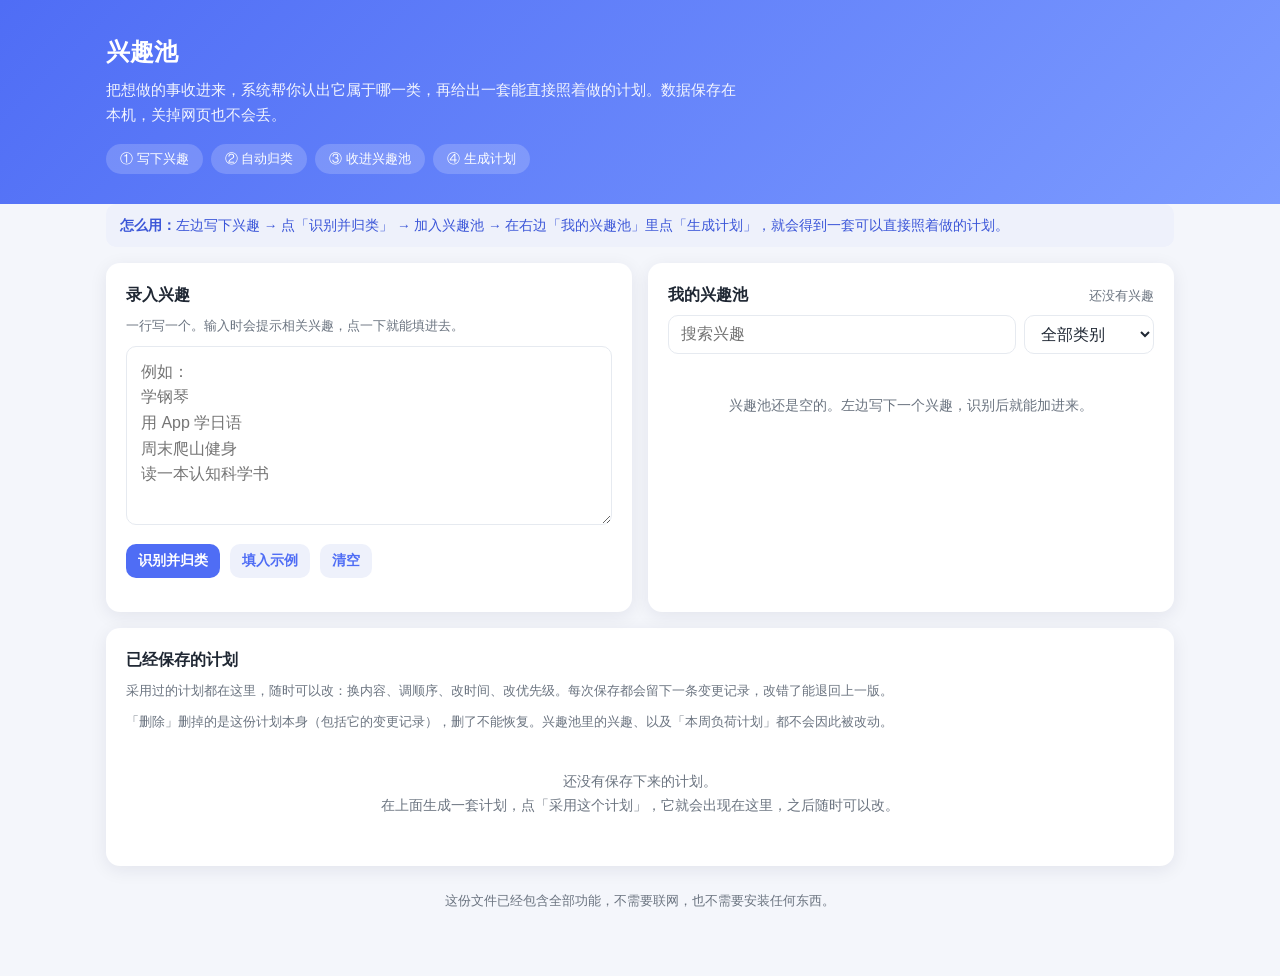
<file: interest-module/interest-entry.html>
<!DOCTYPE html>
<html lang="zh-CN">
<head>
<meta charset="UTF-8">
<meta name="viewport" content="width=device-width, initial-scale=1.0">
<title>兴趣池 · 时间管理</title>
<style>
:root{
  --bg:#f4f6fb; --card:#fff; --ink:#1f2733; --muted:#6b7480; --line:#e6eaf0;
  --brand:#4f6df5; --brand-d:#3b56d8; --ok:#16a34a; --warn:#f59e0b; --danger:#dc2626;
  --shadow:0 4px 18px rgba(20,30,60,.08); --radius:14px;
}
*{box-sizing:border-box;margin:0;padding:0}
body{font-family:-apple-system,BlinkMacSystemFont,"Segoe UI","PingFang SC","Microsoft YaHei",sans-serif;
  background:var(--bg);color:var(--ink);line-height:1.5;padding-bottom:64px}
button{cursor:pointer;font-family:inherit;border:none;background:none;color:inherit}
input,select,textarea{font-family:inherit;font-size:1rem}
a{color:var(--brand);text-decoration:none}
.wrap{max-width:1100px;margin:0 auto;padding:0 16px}
.hero{background:linear-gradient(135deg,#4f6df5,#7c9bff);color:#fff;padding:34px 0 30px}
.hero h1{font-size:1.5rem;margin-bottom:8px}
.hero p{font-size:.92rem;opacity:.92;line-height:1.7;max-width:640px}
.hero .steps{display:flex;flex-wrap:wrap;gap:8px;margin-top:16px}
.hero .step{background:rgba(255,255,255,.18);border-radius:20px;padding:5px 14px;font-size:.82rem}
main{padding-top:22px}
.input{width:100%;padding:12px 14px;border:1.5px solid var(--line);border-radius:10px;outline:none;
  transition:.15s;background:#fff;color:var(--ink)}
.input:focus{border-color:var(--brand);box-shadow:0 0 0 3px rgba(79,109,245,.12)}
.row{display:flex;gap:10px}
.row .input{flex:1}
.btn{padding:12px 16px;border-radius:10px;background:var(--brand);color:#fff;font-weight:600;transition:.15s}
.btn:hover{background:var(--brand-d)}
.btn.ghost{background:#eef1fb;color:var(--brand)}
.btn.ghost:hover{background:#e1e6fa}
.btn.sm{padding:8px 12px;font-size:.85rem}
.muted{color:var(--muted)}
.foot-note{margin-top:24px;font-size:.8rem;color:var(--muted);text-align:center;line-height:1.7}
/* =========================================================================
   兴趣池样式 —— 主应用（index.html）与预览页（interest-pool-preview.html）共用
   依赖主应用的 :root 变量：--card / --line / --muted / --brand / --brand-d /
   --ok / --warn / --shadow / --radius
   ========================================================================= */

.ip-grid{display:grid;grid-template-columns:1fr 1fr;gap:16px}
@media(max-width:900px){.ip-grid{grid-template-columns:1fr}}
.ip-card{background:var(--card);border-radius:var(--radius);box-shadow:var(--shadow);padding:20px}
.ip-card h3{font-size:1rem;margin-bottom:8px}
.ip-card h4{font-size:.92rem;margin-bottom:10px;color:var(--brand-d)}
.ip-card-head{display:flex;align-items:baseline;justify-content:space-between;gap:12px}
.ip-card-head h3{margin-bottom:8px}
.ip-card-head .muted{font-size:.82rem;color:var(--muted);white-space:nowrap}
.ip-hint{font-size:.82rem;color:var(--muted);line-height:1.6;margin-bottom:10px}
.ip-editor{position:relative}
.ip-editor textarea{width:100%;resize:vertical;font-family:inherit;line-height:1.6}
.ip-suggest{position:absolute;left:0;right:0;top:100%;z-index:60;margin-top:4px;background:#fff;
  border:1px solid var(--brand);border-radius:10px;max-height:230px;overflow:auto;box-shadow:0 12px 30px rgba(20,30,60,.16)}
.ip-suggest[hidden]{display:none}
.ip-sug-item{display:flex;justify-content:space-between;align-items:center;gap:10px;padding:8px 12px;cursor:pointer;font-size:.9rem}
.ip-sug-item:hover,.ip-sug-item.active{background:#eef1fb}
.ip-sug-term{font-weight:600}
.ip-sug-cat{font-size:.76rem;color:var(--muted);border:1px solid var(--line);border-radius:20px;padding:1px 9px;white-space:nowrap}
.ip-results{margin-top:14px}
.ip-item{border:1px solid var(--line);border-radius:12px;padding:12px 14px;margin-bottom:10px;background:#fbfcfe}
.ip-item-top{display:flex;align-items:center;justify-content:space-between;gap:10px;margin-bottom:5px}
.ip-name{font-weight:700}
.ip-badge{font-size:.72rem;font-weight:600;color:var(--ok);background:#e8f7ee;border-radius:20px;padding:2px 9px;white-space:nowrap}
.ip-badge.gray{color:var(--muted);background:#eef1f5}
.ip-badge.warn{color:#8a5a00;background:#fdf3e2}
.ip-item-meta{font-size:.82rem;color:var(--muted);line-height:1.6}
.ip-item-actions{display:flex;flex-wrap:wrap;gap:8px;align-items:center;margin-top:10px}
.ip-tag{display:inline-block;font-size:.72rem;border:1px solid var(--line);border-radius:20px;padding:1px 8px;margin-left:4px;background:#fff}
.ip-toolbar{display:flex;gap:8px;margin-bottom:12px}
.ip-toolbar .input{padding:9px 12px}
.ip-toolbar select{max-width:130px}
.ip-row{display:flex;align-items:center;justify-content:space-between;gap:12px;padding:11px 0;border-bottom:1px dashed var(--line)}
.ip-row:last-child{border-bottom:none}
.ip-row-main{flex:1;min-width:0}
.ip-row-name{font-weight:600;display:flex;align-items:center;gap:8px;flex-wrap:wrap}
.ip-row-meta{font-size:.78rem;color:var(--muted);margin-top:2px;overflow-wrap:anywhere}
.ip-row-actions{display:flex;gap:6px;flex-wrap:wrap;justify-content:flex-end}
.ip-empty{padding:28px 10px;text-align:center;color:var(--muted);font-size:.88rem;line-height:1.7}
/* 主流程说明：写清「输入兴趣 → 存进兴趣池 → 生成计划」这一条路怎么走 */
.ip-flow{background:#eef1fb;color:var(--brand-d);border-radius:10px;padding:10px 14px;
  font-size:.85rem;line-height:1.7;margin-bottom:16px}
.ip-flow b{font-weight:700}
/* 删除是不可逆的，按钮上要有可辨认的警示色 */
.btn.ghost.danger{background:#fdeaea;color:#c0392b}
.btn.ghost.danger:hover{background:#fbdada}
.ip-notice{display:none;margin-bottom:14px;padding:11px 14px;border-radius:10px;font-size:.86rem;line-height:1.6}
.ip-notice.show{display:block;background:#eef1fb;color:var(--brand-d)}
.ip-notice.ok{background:#e8f7ee;color:#0f6b34}
.ip-notice.warn{background:#fdf3e2;color:#8a5a00}
.ip-plan-head{display:flex;align-items:flex-start;justify-content:space-between;gap:12px;margin-bottom:6px}
.ip-close{border:1px solid var(--line);border-radius:20px;padding:5px 13px;font-size:.8rem;color:var(--muted);background:#fff}
.ip-tabs{display:flex;gap:8px;flex-wrap:wrap;margin:12px 0 8px}
.ip-tab{border:1px solid var(--line);border-radius:20px;padding:7px 16px;font-size:.85rem;color:var(--muted);background:#fff;font-weight:600}
.ip-tab.active{background:var(--brand);border-color:var(--brand);color:#fff}
.ip-block{border-top:1px solid var(--line);padding-top:14px;margin-top:14px}
.ip-kv{display:flex;gap:12px;font-size:.86rem;padding:5px 0;line-height:1.6}
.ip-kv span{color:var(--muted);flex:0 0 96px}
.ip-kv b{font-weight:600}
.ip-steps{list-style:none;padding:0}
.ip-step{background:#fbfcfe;border:1px solid var(--line);border-radius:12px;padding:12px 14px;margin-bottom:10px}
.ip-step-line{display:flex;align-items:center;gap:9px;margin-bottom:5px}
.ip-step-no{flex:0 0 22px;height:22px;border-radius:50%;background:var(--brand);color:#fff;font-size:.75rem;font-weight:700;display:flex;align-items:center;justify-content:center}
.ip-step-title{font-weight:700;font-size:.92rem}
.ip-step-detail{font-size:.85rem;line-height:1.65;color:#33415a}
.ip-step-foot{font-size:.76rem;color:var(--muted);margin-top:6px;line-height:1.6}
.ip-res{display:flex;flex-wrap:wrap;align-items:center;gap:8px;font-size:.85rem;padding:6px 0}
.ip-res-kind{flex:0 0 76px;color:var(--muted);font-size:.78rem}
.ip-res-name{font-weight:600}
.ip-res-note{color:var(--muted);font-size:.78rem}
.ip-res.need .ip-res-name{color:#8a5a00}
.ip-list{font-size:.86rem;line-height:1.75;padding-left:20px}
.ip-plan-foot{display:flex;flex-wrap:wrap;align-items:center;gap:10px;border-top:1px solid var(--line);padding-top:16px;margin-top:16px}
.ip-select{max-width:150px}

/* ===== 计划编辑 ===== */
.ep-banner{margin:10px 0;padding:11px 14px;border-radius:10px;font-size:.85rem;line-height:1.7;
  background:#eef1fb;color:var(--brand-d);display:flex;flex-wrap:wrap;align-items:center;gap:10px}
/* .ep-banner 自己设了 display，会盖掉 [hidden] 的浏览器默认隐藏，这里必须显式补一条 */
.ep-banner[hidden]{display:none}
.ep-banner.warn{background:#fdf3e2;color:#8a5a00}
.ep-banner.plain{background:#f5f6f8;color:var(--muted)}
.ep-banner b{font-weight:700}
.ep-block-head{display:flex;align-items:center;justify-content:space-between;gap:12px}
.ep-inline{display:flex;align-items:center;gap:10px;flex-wrap:wrap;font-size:.86rem;color:var(--muted);margin:8px 0}
.ep-inline .input{margin:0}
.ep-label{display:block;font-size:.82rem;color:var(--muted);margin:10px 0 0}
.ep-label .input,.ep-grid2 .input,.ep-grid3 .input{margin-top:5px;width:100%}
.ep-w-auto{max-width:170px}
.ep-w-num{max-width:110px}
.ep-grow{flex:1;min-width:0}
.ep-grid2{display:grid;grid-template-columns:1fr 1fr;gap:12px;margin-top:10px}
.ep-grid3{display:grid;grid-template-columns:1fr 1fr 1fr;gap:12px;margin-top:10px}
@media(max-width:640px){.ep-grid2,.ep-grid3{grid-template-columns:1fr}}
.ep-grid2 label,.ep-grid3 label{font-size:.82rem;color:var(--muted);display:block}

.ep-step{background:#fbfcfe;border:1px solid var(--line);border-radius:12px;padding:12px 14px;margin-bottom:10px}
.ep-step-head{display:flex;align-items:center;gap:9px}
.ep-step-head .input{margin:0}
.ep-tools{display:flex;gap:4px;flex:0 0 auto}
.ep-icon{width:28px;height:28px;border:1px solid var(--line);border-radius:8px;background:#fff;
  color:var(--muted);font-size:.9rem;line-height:1;font-weight:700}
.ep-icon:hover:not([disabled]){border-color:var(--brand);color:var(--brand-d)}
.ep-icon.danger:hover:not([disabled]){border-color:#c0392b;color:#c0392b}
.ep-icon[disabled]{opacity:.45;cursor:not-allowed}
.ep-step textarea.input{margin-top:8px;resize:vertical;font-family:inherit;line-height:1.6}
.ep-actions{display:flex;flex-wrap:wrap;gap:10px;margin-top:14px}

.ep-ver{border:1px solid var(--line);border-radius:12px;padding:11px 14px;margin-bottom:10px;background:#fbfcfe}
.ep-ver.current{border-color:var(--brand);background:#f2f4fc}
.ep-ver-head{display:flex;align-items:center;gap:9px;flex-wrap:wrap;font-size:.88rem}
.ep-ver-meta{font-size:.78rem;color:var(--muted);margin-left:auto}
.ep-ver-list{margin:7px 0 0}
.ep-ver .btn{margin-top:9px}

.ep-conflict{border:1px solid #e6c9a0;background:#fdfaf4;border-radius:12px;padding:14px 16px;margin-top:14px}
.ep-conflict h4{color:#8a5a00}
.ep-cf{border:1px solid var(--line);border-radius:10px;background:#fff;padding:11px 13px;margin-bottom:10px}
.ep-cf-label{font-weight:700;font-size:.88rem;margin-bottom:8px}
.ep-cf-opt{display:flex;align-items:flex-start;gap:9px;padding:8px 10px;border:1px solid var(--line);
  border-radius:9px;margin-bottom:7px;font-size:.85rem;cursor:pointer;line-height:1.6}
.ep-cf-opt.picked{border-color:var(--brand);background:#f2f4fc}
.ep-cf-opt input{margin-top:3px;flex:0 0 auto}
.ep-cf-opt span{flex:0 0 68px;color:var(--muted);font-size:.8rem}
.ep-cf-opt b{font-weight:600;overflow-wrap:anywhere}
.ep-cf-base{font-size:.77rem;color:var(--muted);margin-top:4px}

/* 左栏改、右栏实时预览：两栏同源，改一个字右边就跟着变 */
.ep-split{display:grid;grid-template-columns:minmax(0,1.2fr) minmax(0,1fr);gap:22px;align-items:start}
@media(max-width:1000px){.ep-split{grid-template-columns:1fr}}
.ep-col{min-width:0}
.ep-col-pv{background:#f8f9fc;border:1px solid var(--line);border-radius:12px;padding:14px 16px;
  position:sticky;top:12px;max-height:calc(100vh - 40px);overflow:auto}
@media(max-width:1000px){.ep-col-pv{position:static;max-height:none}}
.ep-pv-head{display:flex;align-items:center;gap:8px;font-weight:700;font-size:.92rem;
  color:var(--brand-d);margin-bottom:6px}
.ep-tab-note{font-size:.8rem;color:var(--muted);align-self:center;margin-left:6px}
.ep-pv{font-size:.86rem;line-height:1.65}
.ep-pv-title{font-weight:700;font-size:1rem;margin-bottom:2px}
.ep-pv-sub{font-size:.78rem;color:var(--muted);margin-bottom:10px}
.ep-pv h5{font-size:.84rem;color:var(--brand-d);margin:13px 0 6px}
.ep-pv-row{display:flex;gap:10px;padding:3px 0}
.ep-pv-row span{flex:0 0 72px;color:var(--muted);font-size:.78rem;padding-top:1px}
.ep-pv-row b{font-weight:600;overflow-wrap:anywhere}
.ep-pv-note{font-size:.78rem;color:var(--muted);background:#fff;border-left:3px solid var(--brand);
  border-radius:0 6px 6px 0;padding:6px 9px;margin-top:6px}
.ep-pv-steps{list-style:none;padding:0}
.ep-pv-step{border:1px solid var(--line);border-radius:9px;background:#fff;padding:9px 11px;margin-bottom:7px}
.ep-pv-step-line{display:flex;align-items:center;gap:8px}
.ep-pv-step-line b{font-size:.86rem}
.ep-pv-pri{font-size:.72rem;color:var(--muted);border:1px solid var(--line);border-radius:20px;
  padding:1px 8px;margin-left:auto;white-space:nowrap}
.ep-pv-detail{font-size:.8rem;color:#33415a;margin-top:4px;line-height:1.6}
.ep-pv-foot{font-size:.74rem;color:var(--muted);margin-top:5px;line-height:1.6}
.ep-pv-list{font-size:.82rem;line-height:1.7;padding-left:18px}


</style>
</head>
<body>

<header class="hero">
  <div class="wrap">
    <h1>兴趣池</h1>
    <p>把想做的事收进来，系统帮你认出它属于哪一类，再给出一套能直接照着做的计划。数据保存在本机，关掉网页也不会丢。</p>
    <div class="steps">
      <span class="step">① 写下兴趣</span>
      <span class="step">② 自动归类</span>
      <span class="step">③ 收进兴趣池</span>
      <span class="step">④ 生成计划</span>
    </div>
  </div>
</header>

<main class="wrap">
  <div id="ipNotice" class="ip-notice"></div>

  <p class="ip-flow"><b>怎么用：</b>左边写下兴趣 → 点「识别并归类」 → 加入兴趣池 →
    在右边「我的兴趣池」里点「生成计划」，就会得到一套可以直接照着做的计划。</p>

  <div class="ip-grid">
    <div class="ip-card">
      <h3>录入兴趣</h3>
      <p class="ip-hint">一行写一个。输入时会提示相关兴趣，点一下就能填进去。</p>
      <div class="ip-editor">
        <textarea id="ipInput" class="input" rows="6" placeholder="例如：&#10;学钢琴&#10;用 App 学日语&#10;周末爬山健身&#10;读一本认知科学书"></textarea>
        <div id="ipSuggest" class="ip-suggest" hidden></div>
      </div>
      <div class="row" style="margin-top:12px">
        <button class="btn sm" id="ipClassify">识别并归类</button>
        <button class="btn ghost sm" id="ipExample">填入示例</button>
        <button class="btn ghost sm" id="ipClearInput">清空</button>
      </div>
      <div id="ipResults" class="ip-results"></div>
    </div>

    <div class="ip-card">
      <div class="ip-card-head">
        <h3>我的兴趣池</h3>
        <span class="muted" id="ipCount"></span>
      </div>
      <div class="ip-toolbar">
        <input id="ipSearch" class="input" placeholder="搜索兴趣">
        <select id="ipFilter" class="input"></select>
      </div>
      <div id="ipList"></div>
      <p class="ip-hint" id="ipStorageHint"></p>
    </div>
  </div>

  <div id="ipPlan" style="margin-top:16px"></div>

  <div class="ip-card" style="margin-top:16px">
    <div class="ip-card-head">
      <h3>已经保存的计划</h3>
      <span class="muted" id="ipSavedCount"></span>
    </div>
    <p class="ip-hint">采用过的计划都在这里，随时可以改：换内容、调顺序、改时间、改优先级。每次保存都会留下一条变更记录，改错了能退回上一版。</p>
    <p class="ip-hint">「删除」删掉的是这份计划本身（包括它的变更记录），删了不能恢复。兴趣池里的兴趣、以及「本周负荷计划」都不会因此被改动。</p>
    <div id="ipSavedPlans"></div>
  </div>

  <div id="ipEditor" style="margin-top:16px"></div>

  <p class="foot-note">这份文件已经包含全部功能，不需要联网，也不需要安装任何东西。</p>
</main>

<script>
/* ===== load-manager/data/activities.js ===== */
/* 活动库与演示画像 —— UMD 风格，浏览器和 Node 均可使用 */
(function (root) {
  'use strict';

  var ACTIVITIES = [
    { id: 'python-data-video', name: '跟视频教程学 Python 数据处理', domain: 'coding',
      D1: 0.70, D2: 0.60, focusNeedMin: 45, D4: 0.75, D5: 0.50, D6: 0.10, D7: 0.60,
      channel: { read: 0.10, audiovisual: 0.60, hands: 0.30, social: 0.00 },
      bestTime: ['forenoon', 'afternoon'] },
    { id: 'read-cogsci-book', name: '读一本认知科学入门书', domain: 'reading',
      D1: 0.65, D2: 0.45, focusNeedMin: 40, D4: 0.30, D5: 0.15, D6: 0.05, D7: 0.20,
      channel: { read: 0.85, audiovisual: 0.05, hands: 0.05, social: 0.05 },
      bestTime: ['morning', 'night'] },
    { id: 'duolingo-japanese', name: '用 App 学日语', domain: 'language',
      D1: 0.35, D2: 0.30, focusNeedMin: 15, D4: 0.85, D5: 0.35, D6: 0.05, D7: 0.90,
      channel: { read: 0.25, audiovisual: 0.35, hands: 0.35, social: 0.05 },
      bestTime: ['morning', 'forenoon', 'afternoon', 'evening', 'night'] },
    { id: 'blender-basics', name: '跟教程学 Blender 建模', domain: 'design',
      D1: 0.70, D2: 0.55, focusNeedMin: 60, D4: 0.70, D5: 0.60, D6: 0.05, D7: 0.55,
      channel: { read: 0.10, audiovisual: 0.55, hands: 0.35, social: 0.00 },
      bestTime: ['afternoon', 'night'] },
    { id: 'piano-piece', name: '练一首钢琴曲', domain: 'music',
      D1: 0.50, D2: 0.35, focusNeedMin: 30, D4: 0.60, D5: 0.55, D6: 0.05, D7: 0.50,
      channel: { read: 0.05, audiovisual: 0.20, hands: 0.75, social: 0.00 },
      bestTime: ['evening'] },
    { id: 'tech-blog', name: '写一篇技术博客', domain: 'writing',
      D1: 0.75, D2: 0.55, focusNeedMin: 60, D4: 0.35, D5: 0.85, D6: 0.10, D7: 0.25,
      channel: { read: 0.30, audiovisual: 0.10, hands: 0.20, social: 0.40 },
      bestTime: ['night'] },
    { id: 'history-notes', name: '研究一段历史并做笔记', domain: 'history',
      D1: 0.60, D2: 0.40, focusNeedMin: 45, D4: 0.25, D5: 0.30, D6: 0.05, D7: 0.15,
      channel: { read: 0.75, audiovisual: 0.15, hands: 0.10, social: 0.00 },
      bestTime: ['morning'] },
    { id: 'lr-color-grading', name: '学摄影后期调色', domain: 'photography',
      D1: 0.55, D2: 0.45, focusNeedMin: 40, D4: 0.55, D5: 0.50, D6: 0.05, D7: 0.75,
      channel: { read: 0.15, audiovisual: 0.45, hands: 0.40, social: 0.00 },
      bestTime: ['afternoon', 'night'] },
    { id: 'arduino-project', name: '动手做 Arduino 小项目', domain: 'coding',
      D1: 0.75, D2: 0.65, focusNeedMin: 75, D4: 0.40, D5: 0.80, D6: 0.10, D7: 0.65,
      channel: { read: 0.20, audiovisual: 0.15, hands: 0.65, social: 0.00 },
      bestTime: ['afternoon'] },
    { id: 'online-book-club', name: '参加线上读书会讨论', domain: 'history',
      D1: 0.45, D2: 0.30, focusNeedMin: 60, D4: 0.35, D5: 0.25, D6: 0.90, D7: 0.40,
      channel: { read: 0.20, audiovisual: 0.15, hands: 0.05, social: 0.60 },
      bestTime: ['evening', 'night'] },
    { id: 'prompt-engineering', name: '整理 AI 提示词模板库', domain: 'coding',
      D1: 0.60, D2: 0.40, focusNeedMin: 35, D4: 0.45, D5: 0.60, D6: 0.10, D7: 0.70,
      channel: { read: 0.40, audiovisual: 0.30, hands: 0.30, social: 0.00 },
      bestTime: ['morning', 'forenoon', 'afternoon', 'evening', 'night'] },
    { id: 'sketch-copy', name: '临摹一张插画', domain: 'design',
      D1: 0.45, D2: 0.30, focusNeedMin: 40, D4: 0.35, D5: 0.55, D6: 0.00, D7: 0.60,
      channel: { read: 0.10, audiovisual: 0.25, hands: 0.65, social: 0.00 },
      bestTime: ['night'] }
  ];

  /* 三个演示画像 —— 规格第七节提供，禁止修改 */
  var DEMO_PROFILES = {
    A: {
      baseline: 35, channel: { read: 0.15, audiovisual: 0.15, hands: 0.65, social: 0.05 }, block: 65,
      stuck: 'search', peakTime: 'night', structureNeed: 0.25, openLoop: 0.3, socialPref: 0.1,
      recovery: 0.85, weeklyHours: 10,
      domains: { coding: { experience: 0.75, interest: 1.0 }, design: { experience: 0.5, interest: 0.75 } },
      calibration: { k: 1, b: -15 }
    },
    B: {
      baseline: 72, channel: { read: 0.5, audiovisual: 0.35, hands: 0.1, social: 0.05 }, block: 15,
      stuck: 'ask', peakTime: 'morning', structureNeed: 0.9, openLoop: 1.0, socialPref: 0.5,
      recovery: 0.3, weeklyHours: 4,
      domains: { coding: { experience: 0.25, interest: 0.25 }, design: { experience: 0.1, interest: 0.2 } },
      calibration: { k: 1, b: 22 }
    },
    C: {
      baseline: 30, channel: { read: 0.5, audiovisual: 0.3, hands: 0.15, social: 0.05 }, block: 15,
      stuck: 'search', peakTime: 'night', structureNeed: 0.9, openLoop: 0.5, socialPref: 0.0,
      recovery: 0.8, weeklyHours: 8,
      domains: { language: { experience: 0.95, interest: 0.3 } },
      calibration: { k: 1, b: -25 }
    }
  };

  /* 运行期扩展：把兴趣池新增的活动并入活动清单，使负荷系统也能识别这些兴趣。
     仅在浏览器且存在本地记录时生效；Node（测试）环境自动跳过，结果不受影响。 */
  function mergeRuntimeActivities() {
    try {
      if (typeof localStorage === 'undefined') { return; }
      var raw = localStorage.getItem('lms.activities.v1');
      if (!raw) { return; }
      var extra = JSON.parse(raw);
      if (!Array.isArray(extra)) { return; }
      extra.forEach(function (act) {
        if (!act || !act.id || !act.name || !act.domain) { return; }
        for (var i = 0; i < ACTIVITIES.length; i++) {
          if (ACTIVITIES[i].id === act.id) { return; }
        }
        ACTIVITIES.push(act);
      });
    } catch (e) { /* 本地记录不可读时保持内置清单不变 */ }
  }
  mergeRuntimeActivities();

  var LMS_DATA = { ACTIVITIES: ACTIVITIES, DEMO_PROFILES: DEMO_PROFILES };

  if (typeof module !== 'undefined' && module.exports) module.exports = LMS_DATA;
  else root.LMS_DATA = LMS_DATA;
})(typeof window !== 'undefined' ? window : globalThis);


/* ===== load-manager/js/engine.js ===== */
/* 评分引擎 —— UMD 风格，纯函数，浏览器和 Node 均可使用 */
/* 6 正向分量(IL/EL/ML/TL/SL/PL) + 1 负向分量(UL) */
(function (root) {
  'use strict';

  function clamp(x, lo, hi) { return Math.max(lo, Math.min(hi, x)); }

  /* ───────── 分区 ───────── */
  var ZONES = [
    { max: 15,  key: 'under',   label: '挑战不足',   color: '#39C5BB' },
    { max: 35,  key: 'low',     label: '低负荷',     color: '#3FB950' },
    { max: 58,  key: 'comfort', label: '舒适区',     color: '#58A6FF' },
    { max: 76,  key: 'optimal', label: '最佳学习区', color: '#D29922' },
    { max: 90,  key: 'high',    label: '高负荷',     color: '#F0883E' },
    { max: 101, key: 'over',    label: '过载',       color: '#F85149' }
  ];

  function zoneOf(score) {
    score = clamp(score, 0, 100);
    for (var i = 0; i < ZONES.length; i++) {
      if (score < ZONES[i].max) return ZONES[i];
    }
    return ZONES[ZONES.length - 1];
  }

  /* 匹配度：66 分为理想点 */
  function matchOf(score) {
    return clamp(100 - Math.abs(score - 66) * 1.8, 0, 100);
  }

  /* ───────── 5 级通俗标识（仅用于界面展示，不参与评分逻辑） ───────── */
  /* 负荷分（0-100）→ 5 级 */
  var LEVELS = [
    { max: 35,  label: '很轻松',   color: '#3FB950' },
    { max: 58,  label: '比较轻松', color: '#58A6FF' },
    { max: 76,  label: '刚刚好',   color: '#D29922' },
    { max: 90,  label: '有点吃力', color: '#F0883E' },
    { max: 101, label: '太吃力',   color: '#F85149' }
  ];
  function levelOf(score) {
    score = clamp(score, 0, 100);
    for (var i = 0; i < LEVELS.length; i++) {
      if (score < LEVELS[i].max) return LEVELS[i];
    }
    return LEVELS[LEVELS.length - 1];
  }
  /* 周负荷 / 日负荷百分比 → 5 级 */
  function levelOfPercent(pct) {
    if (pct < 40)  return { label: '很轻松',   color: '#3FB950' };
    if (pct < 70)  return { label: '比较轻松', color: '#58A6FF' };
    if (pct < 100) return { label: '刚刚好',   color: '#D29922' };
    if (pct < 120) return { label: '有点吃力', color: '#F0883E' };
    return { label: '太吃力', color: '#F85149' };
  }

  /* ───────── 核心评分 ───────── */
  var W = { IL: 0.26, EL: 0.20, ML: 0.18, TL: 0.14, SL: 0.12, PL: 0.10 };

  function scoreActivity(person, activity) {
    person = person || {};
    activity = activity || {};
    var dom = (person.domains && person.domains[activity.domain]) || {};
    var E = dom.experience != null ? dom.experience : 0.3;
    var I = dom.interest != null ? dom.interest : 0.3;

    var D1 = activity.D1 != null ? activity.D1 : 0.5;
    var D2 = activity.D2 != null ? activity.D2 : 0.5;
    var D4 = activity.D4 != null ? activity.D4 : 0.5;
    var D5 = activity.D5 != null ? activity.D5 : 0.5;
    var D6 = activity.D6 != null ? activity.D6 : 0.1;
    var D7 = activity.D7 != null ? activity.D7 : 0.5;

    /* IL —— 内在认知负荷 */
    var IL = D1 * (0.7 + 0.3 * D2) * Math.max(0.15, 1 - 0.6 * E);

    /* EL —— 外在环境负荷（通道不匹配 + 社交偏好差） */
    var ch = person.channel || { read: 0.25, audiovisual: 0.25, hands: 0.25, social: 0.25 };
    var ach = activity.channel || { read: 0.25, audiovisual: 0.25, hands: 0.25, social: 0.25 };
    var dot = 0;
    ['read', 'audiovisual', 'hands', 'social'].forEach(function (k) {
      dot += (ch[k] || 0) * (ach[k] || 0);
    });
    var mismatch = (1 - dot) / 0.75;
    var socialPref = person.socialPref != null ? person.socialPref : 0.1;
    var EL = 0.7 * mismatch + 0.3 * Math.abs(D6 - socialPref);

    /* ML —— 动机负荷 */
    var ML = Math.pow(1 - I, 1.5);

    /* TL —— 时间负荷 */
    var peakTime = person.peakTime || 'morning';
    var chrono = (activity.bestTime && activity.bestTime.indexOf(peakTime) >= 0) ? 1 : 0.5;
    var block = person.block || 45;
    var focusNeedMin = activity.focusNeedMin || 30;
    var ratio = clamp(focusNeedMin / block, 0.5, 2);
    var TL = Math.min(1, (ratio / 2) * (1.5 - 0.5 * chrono));

    /* SL —— 切换负荷（structureNeed 仅在此出现一次） */
    var structureNeed = person.structureNeed != null ? person.structureNeed : 0.5;
    var stuck = person.stuck || 'search';
    var stuckPenalty;
    if (stuck === 'ask') {
      stuckPenalty = D6 < 0.3 ? 1.0 : 0.3;
    } else if (stuck === 'switch') {
      stuckPenalty = 0.6;
    } else {
      stuckPenalty = 0.2; /* search */
    }
    var SL = 0.50 * (1 - structureNeed) + 0.30 * (1 - D7) + 0.20 * stuckPenalty;

    /* PL —— 产出压力负荷 */
    var openLoop = person.openLoop != null ? person.openLoop : 0.5;
    var PL = openLoop * (1 - D5);

    /* UL —— 负向分量：挑战不足（从总分中扣减） */
    var UL = D1 * Math.max(0, E - D2 - 0.15) * 0.8;

    /* 加权原始分 */
    var rawBase = W.IL * IL + W.EL * EL + W.ML * ML + W.TL * TL + W.SL * SL + W.PL * PL;
    var raw = clamp(100 * rawBase - 100 * 0.45 * UL, 0, 100);

    /* 校准 */
    var cal = person.calibration || { k: 1, b: 0 };
    var score = clamp(cal.k * raw + cal.b, 0, 100);

    /* 状态修正：今天的实际负荷 */
    var stateIndex = person.stateIndex != null ? person.stateIndex : 0.6;
    var stateAdj = clamp(score * (1 + (0.5 - stateIndex) * 0.3), 0, 100);

    return {
      score: Math.round(score),
      raw: Math.round(raw * 100) / 100,
      stateAdj: Math.round(stateAdj),
      parts: {
        IL: Math.round(IL * 10000) / 10000,
        EL: Math.round(EL * 10000) / 10000,
        ML: Math.round(ML * 10000) / 10000,
        TL: Math.round(TL * 10000) / 10000,
        SL: Math.round(SL * 10000) / 10000,
        PL: Math.round(PL * 10000) / 10000,
        UL: Math.round(UL * 10000) / 10000
      },
      mismatch: Math.round(mismatch * 10000) / 10000,
      confidence: computeConfidence(person),
      zone: zoneOf(score),
      match: Math.round(matchOf(score)),
      recovery: person.recovery != null ? person.recovery : 0.7,
      weeklyHours: person.weeklyHours || 8
    };
  }

  /* ───────── 置信度 ───────── */
  var DIM_WEIGHTS = { baseline: 0.20, channel: 0.20, pace: 0.15, structure: 0.10, social: 0.20, domains: 0.15 };

  function computeConfidence(person) {
    if (!person) return 0.3;
    var answered = person.answered || {};
    var sum = 0, wsum = 0;
    Object.keys(DIM_WEIGHTS).forEach(function (k) {
      var w = DIM_WEIGHTS[k];
      var c = (k in answered) ? (answered[k] ? 1 : 0.5) : 0.3;
      sum += w * c; wsum += w;
    });
    var conf = wsum > 0 ? sum / wsum : 0.3;
    return Math.round(conf * 100) / 100;
  }

  /* ───────── 主要负荷来源（通俗表述） ───────── */
  var PART_LABELS = {
    IL: '动脑强度',
    EL: '学习方式不合拍',
    ML: '兴趣不够浓',
    TL: '时间对不上',
    SL: '来回切换',
    PL: '要有成果的压力'
  };

  function topContributor(parts) {
    var best = 'IL', bestV = -1;
    Object.keys(PART_LABELS).forEach(function (k) {
      var v = (parts[k] || 0) * W[k];
      if (v > bestV) { bestV = v; best = k; }
    });
    return PART_LABELS[best];
  }

  /* ───────── 处方规则（按序匹配，可多条） ───────── */
  function prescriptions(person, activity, scored) {
    var dom = (person && person.domains && person.domains[activity.domain]) || {};
    var I = dom.interest != null ? dom.interest : 0.3;
    var score = scored.score;
    var mismatch = scored.mismatch;
    var TL = scored.parts.TL;
    var UL = scored.parts.UL || 0;
    var zone = scored.zone.key;

    /* 通道第一名 */
    var ch = person && person.channel || {};
    var topCh = 'hands', topV = -1;
    Object.keys(ch).forEach(function (k) { if (ch[k] > topV) { topV = ch[k]; topCh = k; } });
    var chName = { read: '读图文教程', audiovisual: '看视频听讲解', hands: '自己上手试错', social: '和人讨论请教' }[topCh] || '自己上手试错';

    var out = [];
    if (score > 76 && I > 0.7) {
      out.push({ title: '又爱又累', text: '这件事你很感兴趣但比较费劲，建议拆成每次 45 分钟以内的小块，分两天做。' });
    }
    if (score > 76 && mismatch > 0.5) {
      out.push({ title: '学习方式不合拍', text: '换个更适合你的学法，比如「' + chName + '」。' });
    }
    if (score > 76 && TL > 0.6) {
      out.push({ title: '时间对不上', text: '挪到你脑子最清醒的时段去做，或者一次学久一点、少来回切换。' });
    }
    if (UL > 0.1 || zone === 'under') {
      out.push({ title: '太简单没劲', text: '这个活动对你来说太简单了，建议加点难度、缩短时间，或者换个更进阶的版本 —— 太无聊比太累更容易让人放弃。' });
    }
    if (I < 0.4) {
      out.push({ title: '兴趣不够浓', text: '每次只学 15 分钟，或者把它和你喜欢的事绑在一起（做完它才做喜欢的那件）。' });
    }
    if (score < 35) {
      out.push({ title: '很轻松', text: '这件很省力，可以和其他事排在同一天，或者适当加量。' });
    }
    if (zone === 'optimal') {
      out.push({ title: '难度刚刚好', text: '保持现在的安排就好，这正是你学得又快又好的状态。' });
    }
    if (out.length === 0) {
      out.push({ title: '正常安排', text: '目前的强度可以接受，按自己的节奏来就行。' });
    }
    return out;
  }

  /* ───────── 周负荷 ───────── */
  function weeklyCapacity(person) {
    var p = person || {};
    var weeklyHours = p.weeklyHours || 8;
    var recovery = p.recovery != null ? p.recovery : 0.7;
    return weeklyHours * 50 * (0.7 + 0.6 * recovery);
  }

  /* 同一天内高负荷惩罚：第2个>70 ×1.15，第3个+ ×1.30 */
  function dailyPenalty(list, idx) {
    if (idx === 0) return 1;
    var priorHigh = 0;
    for (var i = 0; i < idx && i < list.length; i++) {
      if (list[i].score > 70) priorHigh++;
    }
    return priorHigh === 0 ? 1 : priorHigh === 1 ? 1.15 : 1.30;
  }

  function weeklyLoadPercent(person, plan, scoredByActivity) {
    var cap = weeklyCapacity(person);
    if (cap <= 0) return { percent: 0, capacity: 0, zone: zoneOf(0) };
    /* 按星期分组 */
    var byDay = {};
    var sum = 0;
    (plan || []).forEach(function (item) {
      var sc = scoredByActivity[item.activityId];
      if (!sc) return;
      var wd = item.weekday != null ? item.weekday : -1; /* -1 = 不限日期 */
      if (wd >= 0) {
        if (!byDay[wd]) byDay[wd] = [];
        byDay[wd].push({ score: sc.score, hours: item.hours || 0 });
      } else {
        sum += sc.score * (item.hours || 0); /* 不限日期不加惩罚 */
      }
    });
    /* 同天惩罚 */
    Object.keys(byDay).forEach(function (day) {
      var list = byDay[day];
      list.forEach(function (item, i) {
        var pen = dailyPenalty(list, i);
        sum += item.score * pen * item.hours;
      });
    });
    var pct = sum / cap * 100;
    var z;
    if (pct < 70) z = { key: 'low', label: '有余量可加量', color: '#3FB950' };
    else if (pct <= 100) z = { key: 'comfort', label: '正常', color: '#58A6FF' };
    else if (pct <= 110) z = { key: 'optimal', label: '提示降载', color: '#D29922' };
    else z = { key: 'over', label: '强提示恢复', color: '#F85149' };
    return { percent: Math.round(pct * 10) / 10, capacity: Math.round(cap), zone: z };
  }

  /* ───────── 校准 ───────── */
  function median(arr) {
    if (!arr || arr.length === 0) return 0;
    var sorted = arr.slice().sort(function (a, b) { return a - b; });
    var mid = Math.floor(sorted.length / 2);
    return sorted.length % 2 === 0 ? (sorted[mid - 1] + sorted[mid]) / 2 : sorted[mid];
  }

  function updateCalibration(calibration, raw, observed, logs, lowQuality) {
    if (lowQuality) return { k: calibration.k, b: calibration.b };
    var k = calibration.k != null ? calibration.k : 1;
    var b = calibration.b != null ? calibration.b : 0;
    var predicted = k * raw + b;
    var e = observed - predicted;

    /* k: 仅大误差时更新（抗噪） */
    if (Math.abs(e) > 8) {
      k = clamp(k + 0.12 * e * raw / (raw * raw + 100), 0.5, 1.6);
    }
    /* b: 最近 10 次误差中位数 */
    var recent = (logs || []).slice(-10).map(function (x) { return x.e; });
    b = clamp(median(recent), -35, 35);

    return { k: Math.round(k * 10000) / 10000, b: Math.round(b * 10000) / 10000 };
  }

  /* stateIndex EMA 更新（α=0.3） */
  function updateStateIndex(oldVal, input) {
    var alpha = 0.3;
    var newVal = alpha * input + (1 - alpha) * (oldVal != null ? oldVal : 0.6);
    return Math.round(newVal * 100) / 100;
  }

  /* ───────── 权重归一化 ───────── */
  function normalizeWeights(weights) {
    var sum = 0;
    Object.keys(weights).forEach(function (k) { sum += weights[k]; });
    if (sum <= 0) return Object.assign({}, W);
    var out = {};
    Object.keys(weights).forEach(function (k) {
      out[k] = Math.round((weights[k] / sum) * 1000) / 1000;
    });
    return out;
  }

  /* ───────── 导出 ───────── */
  var API = {
    scoreActivity: scoreActivity,
    zoneOf: zoneOf,
    matchOf: matchOf,
    levelOf: levelOf,
    levelOfPercent: levelOfPercent,
    computeConfidence: computeConfidence,
    topContributor: topContributor,
    prescriptions: prescriptions,
    weeklyCapacity: weeklyCapacity,
    weeklyLoadPercent: weeklyLoadPercent,
    dailyPenalty: dailyPenalty,
    updateCalibration: updateCalibration,
    updateStateIndex: updateStateIndex,
    normalizeWeights: normalizeWeights,
    ZONES: ZONES,
    WEIGHTS: W
  };

  if (typeof module !== 'undefined' && module.exports) module.exports = API;
  else root.LMS = Object.assign(root.LMS || {}, API);
})(typeof window !== 'undefined' ? window : globalThis);


/* ===== load-manager/js/store.js ===== */
/* 存储层 —— 统一 localStorage 读写，挂在 window.LMS.store */
/* 单用户唯一画像：覆盖更新，不保留历史多画像 */
(function (global) {
  'use strict';

  var KEYS = {
    PERSON: 'lms.person.v1',
    LOGS: 'lms.logs.v1',
    PLAN: 'lms.plan.v1',
    CONFIG: 'lms.config.v1'
  };

  function read(key, fallback) {
    try {
      var raw = localStorage.getItem(key);
      if (raw == null) { return fallback; }
      return JSON.parse(raw);
    } catch (e) {
      return fallback;
    }
  }
  function write(key, val) {
    try { localStorage.setItem(key, JSON.stringify(val)); return true; }
    catch (e) { return false; }
  }

  // 群体默认画像（用于跳过题 / 未填问卷时的通用估算）
  function defaultPerson() {
    return {
      version: 1,
      baseline: 58,
      channel: { read: 0.25, audiovisual: 0.25, hands: 0.25, social: 0.25 },
      block: 60,
      stuck: 'search',
      peakTime: 'night',
      structureNeed: 0.3,
      openLoop: 0.5,
      socialPref: 0.1,
      recovery: 0.7,
      weeklyHours: 8,
      stateIndex: 0.6,
      domains: {},
      calibration: { k: 1.0, b: 8 },
      confidence: 0.82,
      answered: { baseline: true, channel: true, pace: true, structure: true, social: true, domains: true }
    };
  }

  // 默认配置：6 分量权重 + 反馈开关 + 每周提醒
  function defaultConfig() {
    return {
      weights: { IL: 0.26, EL: 0.20, ML: 0.18, TL: 0.14, SL: 0.12, PL: 0.10 },
      feedbackEnabled: false,
      weeklyReminder: 3
    };
  }

  var store = {
    KEYS: KEYS,

    getPerson: function () { return read(KEYS.PERSON, null); },
    setPerson: function (p) {
      var ok = write(KEYS.PERSON, p);
      if (ok) { this.autoBackup(p); } // 写入画像时自动备份
      return ok;
    },
    hasPerson: function () { return read(KEYS.PERSON, null) != null; },

    getLogs: function () { return read(KEYS.LOGS, []); },
    addLog: function (log) {
      var logs = read(KEYS.LOGS, []);
      logs.push(log);
      write(KEYS.LOGS, logs);
      return logs;
    },
    clearLogs: function () { write(KEYS.LOGS, []); },

    getPlan: function () { return read(KEYS.PLAN, []); },
    setPlan: function (plan) { return write(KEYS.PLAN, plan); },
    // 加入计划：activityId + hours + weekday（-1 = 不限日期）
    addToPlan: function (activityId, hours, weekday) {
      var plan = read(KEYS.PLAN, []);
      var found = false;
      for (var i = 0; i < plan.length; i++) {
        if (plan[i].activityId === activityId) {
          plan[i].hours = hours;
          plan[i].weekday = (weekday != null ? weekday : -1);
          found = true; break;
        }
      }
      if (!found) { plan.push({ activityId: activityId, hours: hours, weekday: (weekday != null ? weekday : -1) }); }
      write(KEYS.PLAN, plan);
      return plan;
    },
    removeFromPlan: function (activityId) {
      var plan = read(KEYS.PLAN, []).filter(function (p) { return p.activityId !== activityId; });
      write(KEYS.PLAN, plan);
      return plan;
    },
    clearPlan: function () { write(KEYS.PLAN, []); },

    getConfig: function () { return read(KEYS.CONFIG, defaultConfig()); },
    setConfig: function (c) { return write(KEYS.CONFIG, c); },

    defaultPerson: defaultPerson,
    defaultConfig: defaultConfig,

    resetAll: function () {
      Object.keys(KEYS).forEach(function (k) { localStorage.removeItem(KEYS[k]); });
    },

    exportAll: function () {
      return {
        person: read(KEYS.PERSON, null),
        logs: read(KEYS.LOGS, []),
        plan: read(KEYS.PLAN, []),
        config: read(KEYS.CONFIG, defaultConfig())
      };
    },

    importAll: function (data) {
      if (!data) { return false; }
      if (data.person) { write(KEYS.PERSON, data.person); }
      if (data.logs) { write(KEYS.LOGS, data.logs); }
      if (data.plan) { write(KEYS.PLAN, data.plan); }
      if (data.config) { write(KEYS.CONFIG, data.config); }
      return true;
    },

    // 自动备份：保存画像时下载 person-backup-YYYYMMDD.json
    // 仅当距上次备份超过 6 小时才下载，避免频繁弹下载框
    autoBackup: function (person) {
      try {
        var last = read('lms.lastBackup', 0);
        var now = Date.now();
        if (now - last < 6 * 3600 * 1000) return; // 6 小时内已备份过
        write('lms.lastBackup', now);
        var d = new Date();
        var stamp = d.getFullYear() +
          String(d.getMonth() + 1).padStart(2, '0') +
          String(d.getDate()).padStart(2, '0');
        var blob = new Blob([JSON.stringify(person, null, 2)], { type: 'application/json' });
        var url = URL.createObjectURL(blob);
        var a = document.createElement('a');
        a.href = url; a.download = 'person-backup-' + stamp + '.json';
        document.body.appendChild(a); a.click(); a.remove();
        setTimeout(function () { URL.revokeObjectURL(url); }, 1000);
      } catch (e) { /* 备份失败不影响主流程 */ }
    }
  };

  global.LMS = global.LMS || {};
  global.LMS.store = store;
})(window);


/* ===== js/interest-classifier.js ===== */
/* =========================================================================
   兴趣识别层 —— InterestClassifier
   -------------------------------------------------------------------------
   职责：把用户输入的兴趣/活动名称识别为 14 个预设类别之一；识别不出时
         给出候选类别，交用户确认。纯逻辑、零依赖，浏览器与 Node 均可使用。

   暴露：window.InterestClassifier = { VERSION, categories, byKey, axesOf,
          classify, suggest }
   说明：本层不涉及任何存储与界面。界面层只呈现「类别中文名」等处理后的
         结果，不呈现类别键或任何原始数据结构。
   ========================================================================= */
(function (root) {
  'use strict';

  var VERSION = '1.0';

  /* 分类体系：key 唯一键 / label 中文类别名 / keywords 命中关键词
     axes 为该领域的 8 轴默认模板（供负荷引擎评分使用） */
  var CATEGORIES = [
    { key: 'music', label: '乐器类',
      keywords: ['钢琴', '吉他', '小提琴', '古筝', '架子鼓', '尤克里里', '口琴', '萨克斯', '二胡', '乐器', '声乐', '唱歌', '练琴', '视唱', '听音', '乐理', '编曲', '混音', '葫芦丝', '手风琴', '贝斯', '电吉他', '鼓', '合唱'],
      axes: { D1: 0.50, D2: 0.35, focusNeedMin: 30, D4: 0.60, D5: 0.55, D6: 0.05, D7: 0.50, channel: { read: 0.05, audiovisual: 0.20, hands: 0.75, social: 0.00 }, bestTime: ['evening'] } },
    { key: 'coding', label: '编程开发类',
      keywords: ['编程', '代码', 'python', 'javascript', 'js', 'java', '前端', '后端', '算法', 'c++', 'go', 'rust', 'html', 'css', '写代码', '开发', '项目', '网站', '小程序', '爬虫', '机器学习', '深度学习', '神经网络', '开源', 'git', '数据库', 'sql', '脚本', '自动化', 'api', '服务端', '客户端', '游戏开发'],
      axes: { D1: 0.70, D2: 0.60, focusNeedMin: 45, D4: 0.55, D5: 0.60, D6: 0.10, D7: 0.60, channel: { read: 0.15, audiovisual: 0.30, hands: 0.55, social: 0.00 }, bestTime: ['morning', 'forenoon', 'afternoon'] } },
    { key: 'reading', label: '阅读类',
      keywords: ['读书', '阅读', '看书', '小说', '纸质书', '电子书', '名著', '散文', '杂文', '杂志', '报刊', '诗', '漫画书', '绘本', '文献', '论文阅读', '啃书'],
      axes: { D1: 0.55, D2: 0.40, focusNeedMin: 40, D4: 0.30, D5: 0.15, D6: 0.05, D7: 0.25, channel: { read: 0.85, audiovisual: 0.05, hands: 0.05, social: 0.05 }, bestTime: ['morning', 'night'] } },
    { key: 'language', label: '语言学习类',
      keywords: ['日语', '英语', '韩语', '法语', '德语', '西班牙语', '俄语', '意大利语', '泰语', '阿拉伯语', '学语言', '口语', '单词', '外语', '翻译', '雅思', '托福', 'n1', 'n2', '四六级', '语法', '听力', '发音'],
      axes: { D1: 0.35, D2: 0.30, focusNeedMin: 20, D4: 0.80, D5: 0.35, D6: 0.10, D7: 0.90, channel: { read: 0.25, audiovisual: 0.35, hands: 0.30, social: 0.10 }, bestTime: ['morning', 'forenoon', 'afternoon', 'evening', 'night'] } },
    { key: 'design', label: '设计绘画类',
      keywords: ['设计', '插画', '绘画', '素描', '水彩', '临摹', 'ps', 'photoshop', 'illustrator', 'ui', 'ux', 'logo', '排版', '建模', 'blender', '3d', '海报', '原画', '动漫', '漫画', '板绘', 'procreate', '字体', '视觉', 'cad', '手绘'],
      axes: { D1: 0.65, D2: 0.50, focusNeedMin: 50, D4: 0.65, D5: 0.60, D6: 0.05, D7: 0.55, channel: { read: 0.10, audiovisual: 0.40, hands: 0.50, social: 0.00 }, bestTime: ['afternoon', 'night'] } },
    { key: 'writing', label: '写作类',
      keywords: ['写作', '博客', '文章', '小说创作', '日记', '笔记', '文案', '公众号', '知乎', '头条', '写书', '论文', '报告', '总结', '复盘', '随笔', '诗歌', '剧本', '脚本', '通讯稿', '投稿'],
      axes: { D1: 0.70, D2: 0.50, focusNeedMin: 50, D4: 0.35, D5: 0.80, D6: 0.15, D7: 0.30, channel: { read: 0.30, audiovisual: 0.10, hands: 0.35, social: 0.25 }, bestTime: ['night'] } },
    { key: 'history', label: '历史人文类',
      keywords: ['历史', '人文', '考古', '哲学', '政治', '经济', '社会学', '心理学', '传记', '史料', '典籍', '思想史', '文化', '宗教', '人类学', '法律', '研究'],
      axes: { D1: 0.60, D2: 0.45, focusNeedMin: 45, D4: 0.30, D5: 0.30, D6: 0.10, D7: 0.20, channel: { read: 0.75, audiovisual: 0.15, hands: 0.10, social: 0.00 }, bestTime: ['morning'] } },
    { key: 'photography', label: '摄影类',
      keywords: ['摄影', '拍照', '相机', '单反', '调色', '后期', '修图', '胶片', '人像', '风光', '构图', '光线', 'lr', 'lightroom', '棚拍', '街拍', '旅拍', 'vlog', '视频拍摄'],
      axes: { D1: 0.55, D2: 0.45, focusNeedMin: 40, D4: 0.55, D5: 0.50, D6: 0.10, D7: 0.75, channel: { read: 0.15, audiovisual: 0.45, hands: 0.40, social: 0.00 }, bestTime: ['afternoon', 'night'] } },
    { key: 'sport', label: '运动健身类',
      keywords: ['跑步', '健身', '瑜伽', '游泳', '篮球', '足球', '羽毛球', '骑行', '登山', '跳绳', '马拉松', '举铁', '太极', '舞蹈', '滑板', '徒步', '普拉提', '搏击', '网球', '乒乓球', '飞盘'],
      axes: { D1: 0.30, D2: 0.20, focusNeedMin: 40, D4: 0.25, D5: 0.30, D6: 0.20, D7: 0.85, channel: { read: 0.05, audiovisual: 0.10, hands: 0.60, social: 0.25 }, bestTime: ['morning', 'afternoon', 'evening'] } },
    { key: 'cooking', label: '烹饪美食类',
      keywords: ['做饭', '烹饪', '烘焙', '蛋糕', '面包', '咖啡', '茶艺', '料理', '美食', '菜谱', '炒菜', '甜点', '饮品', '调酒', '下厨', '腌渍', '发酵', '摆盘'],
      axes: { D1: 0.35, D2: 0.30, focusNeedMin: 30, D4: 0.45, D5: 0.40, D6: 0.10, D7: 0.80, channel: { read: 0.10, audiovisual: 0.25, hands: 0.65, social: 0.00 }, bestTime: ['afternoon', 'evening'] } },
    { key: 'craft', label: '手工手作类',
      keywords: ['手工', '折纸', '编织', '乐高', '模型', '木工', '陶艺', '刺绣', '针织', '拼图', '滴胶', '串珠', '羊毛毡', '雕刻', '皮具', '手帐', '粘土', '积木'],
      axes: { D1: 0.45, D2: 0.35, focusNeedMin: 45, D4: 0.55, D5: 0.45, D6: 0.05, D7: 0.70, channel: { read: 0.10, audiovisual: 0.15, hands: 0.75, social: 0.00 }, bestTime: ['afternoon', 'night'] } },
    { key: 'gaming', label: '游戏娱乐类',
      keywords: ['游戏', '主机', 'steam', 'switch', 'ps5', '手游', '桌游', '棋牌', '剧本杀', '解谜', 'rpg', '通关', '电竞', '联机', 'mc', '模拟经营'],
      axes: { D1: 0.40, D2: 0.35, focusNeedMin: 60, D4: 0.40, D5: 0.30, D6: 0.45, D7: 0.90, channel: { read: 0.10, audiovisual: 0.45, hands: 0.35, social: 0.10 }, bestTime: ['evening', 'night'] } },
    { key: 'science', label: '科学探索类',
      keywords: ['物理', '化学', '生物', '天文', '数学', '量子', '科普', '科学', '天文观测', '实验', '数论', '电路', '自然', '地理', '气象', '机器人'],
      axes: { D1: 0.75, D2: 0.65, focusNeedMin: 50, D4: 0.60, D5: 0.55, D6: 0.05, D7: 0.55, channel: { read: 0.25, audiovisual: 0.40, hands: 0.35, social: 0.00 }, bestTime: ['morning', 'forenoon'] } },
    { key: 'life', label: '生活技能类',
      keywords: ['理财', '投资', '记账', '收纳', '整理', '园艺', '养花', '钓鱼', '宠物', '时间管理', '护肤', '穿搭', '副业', '沟通', '表达', '思维导图', '效率', '手帐规划'],
      axes: { D1: 0.45, D2: 0.35, focusNeedMin: 30, D4: 0.50, D5: 0.35, D6: 0.20, D7: 0.65, channel: { read: 0.30, audiovisual: 0.30, hands: 0.25, social: 0.15 }, bestTime: ['morning', 'afternoon'] } }
  ];

  /* 别名 / 同义词：补充关键词难以覆盖的写法（英文、流派、口语说法、长尾表达等），
     用于弥补精确关键词匹配的盲区（见 classify 的「别名命中」阶段） */
  var ALIASES = {
    music: ['弹琴', '玩乐器', '学乐器', '练鼓', '打架子鼓', '电钢琴', '电子琴', '双排键', '口风琴', '长笛', '黑管', '单簧管', '竖琴', '扬琴', '琵琶', '唢呐', '笙', '阮', '中提琴', '大提琴', '电提琴', '电贝斯', '木吉他', '古典吉他', '民谣吉他', '拇指琴', '卡林巴', '空灵鼓', '半音阶口琴', '蓝调口琴', '做beat', '写歌', '写曲', '作曲', '扒谱', '视奏', '即兴', '和声', '复调', '配器', '母带', '录音', '修音', '鼓机', '采样', '合成器', '软音源', 'midi', '编曲软件', '钢琴伴奏', '弹唱', '自弹自唱', '吉他弹唱', '钢琴弹唱', '阿卡贝拉', '清唱', '美声', '戏腔', 'rap', '说唱', 'beatbox', '电子音乐', 'edm', '摇滚', '流行', '爵士', '蓝调', 'blues', '民谣', 'folk', '古典', '轻音乐', 'new age', '古风', '国风', 'vocaloid', '翻唱', 'cover'],
    coding: ['敲代码', '写代码', '码代码', '码农', '程序员', '搞开发', '做网站', '做app', '做应用', '写app', '小程序开发', '前端开发', '后端开发', '全栈', '刷算法', '算法题', 'leetcode', '力扣', '写脚本', '自动化脚本', '网络爬虫', '数据分析', '数据科学', '自然语言处理', 'nlp', '计算机视觉', '人工智能', '大模型', 'llm', '微调', 'prompt', '开源项目', 'github', 'docker', '云计算', '服务器', '前端框架', 'react', 'vue', 'angular', 'node', 'nodejs', 'py', 'c语言', 'go语言', 'mysql', '接口开发', 'unity', 'unreal', 'godot', 'shader', '做游戏', '独立游戏', '黑客', 'ctf', '网络安全', '逆向', '嵌入式', '单片机', 'arduino', '树莓派', 'iot', '物联网', '浏览器插件', '微信小程序', '桌面应用', 'electron', 'flutter', '技术博客', '写技术文章'],
    reading: ['看书', '啃书', 'kindle', '微信读书', '听书', '有声书', '网文', '网络小说', '玄幻', '言情', '悬疑', '推理', '科幻', '奇幻', '武侠', '自传', '诗词', '古诗', '现代诗', '漫画', '期刊', '文献', '研报', '技术文档', 'wiki', '维基', '专栏', '博客', 'blog', '掘金', '速读', '精读', '泛读', '拆书', '读书笔记', '做读书笔记', '摘抄', '工具书'],
    language: ['学外语', '二外', '第二外语', 'english', 'ielts', 'toefl', '专四', '专八', 'gre', 'gmat', 'japanese', 'n3', '韩国语', 'korean', 'français', 'deutsch', 'german', '西语', 'russian', '越南语', '葡萄牙语', '学方言', '粤语', '闽南语', '上海话', '四川话', '方言', '练口语', '音标', '自然拼读', 'phonics', '背单词', '词汇', 'anki', '间隔重复', '影子跟读', '跟读', '配音', '影视配音', '字幕组', '笔译', '口译', '本地化', 'localization', '语言交换', '语伴', 'tandem', 'hellotalk', '多邻国', 'duolingo', '沉浸式', '拉丁语'],
    design: ['画画', '学画', 'illustration', '游戏原画', '角色设计', '场景设计', '概念设计', 'ui设计', 'ux设计', '交互设计', '产品设计', '视觉设计', '平面设计', '品牌设计', 'logo设计', 'vi设计', '字体设计', '版式', '海报设计', '封面设计', '包装设计', '3d建模', 'maya', 'c4d', 'zbrush', '像素画', 'pixel art', 'figma', 'sketch', 'autocad', '室内设计', '家装设计', '服装设计', '纹身', '刺青', '纹样', '剪纸', '纸艺', 'ip设计', '表情包', '动效', 'motion', '渲染', '材质', '贴图', '配色', '速写', '人体结构', '透视', '构成', '艺术', '当代艺术', '装置艺术', '版画', '摄影后期', '人像精修', '影调'],
    writing: ['写东西', '码字', '写文', '创作', '写小说', '网文写作', '码字软件', '写作软件', '写诗', '古体诗', '编剧', '广告文案', '软文', '头条号', '知乎回答', '技术博客', '手帐', 'vlog脚本', '视频脚本', '短视频脚本', '毕业论文', '开题', '综述', '周报', '月报', '读书笔记', '书评', '影评', '乐评', '剧评', '推文', '小红书', '知识卡片', '卡片笔记', 'flomo', 'obsidian', 'notion', '幕布', '脑图', '大纲', '写作课', '写作训练', '练笔', '日更', '约稿', '写作社区', '简书', '豆瓣日记', '公众号排版', '秀米'],
    history: ['读史', '史学', '古代史', '近代史', '世界史', '中国史', '通史', '文物', '博物馆', '逛博物馆', '拓片', '西方哲学', '东方哲学', '政治学', '经济学', '人类学', '民俗', '民俗学', '佛学', '道教', '心理', '精神分析', '认知心理学', '回忆录', '思想', '文化研究', '经典', '诸子', '红楼', '三国', '西游', '水浒', '史记', '资治通鉴', '人文地理', '法学', '社会', '社会调查', '口述史', '家谱', '族谱', '方志', '地方志', '非遗', '传统文化', '神话', '神话学', '语言学', '训诂', '文字学', '金石', '甲骨文', '简牍', '敦煌', '敦煌学', '建筑史', '艺术史', '音乐史', '书法史', '园林', '园林史', '饮食文化', '茶文化', '酒文化', '服饰史', '汉服', '传统服饰', '文博', '策展', '展览'],
    photography: ['照相', '微单', '胶片机', '拍立得', '拍照片', '人像摄影', '风光摄影', '街拍', '人文摄影', '纪实', '纪实摄影', '婚礼摄影', '产品摄影', '美食摄影', '宠物摄影', '儿童摄影', '旅拍', '旅行摄影', '视频', '短视频', '拍视频', '视频拍摄', '运镜', '光影', '用光', '布光', '打光', '捕捉', '抓拍', '扫街', '胶卷', '暗房', '航拍', '无人机', '延时', '延时摄影', '星空', '星野', '银河', '夜景', '微距', '生态', '打鸟', '活动摄影', '会议摄影', '毕业照', '证件照', '汉服摄影', '古风摄影', '写真', '婚纱', '相机评测', '镜头', '定焦', '变焦', '广角', '长焦', '三脚架', '稳定器', '云台', '滤镜', '闪光灯', 'raw', '全画幅', '哈苏', '徕卡', '索尼', '佳能', '尼康', '富士'],
    sport: ['运动', '锻炼', '去健身房', '撸铁', '力量训练', '自重训练', '徒手', 'crossfit', '功能性训练', '体能', '体能训练', '有氧', 'hiit', '夜跑', '半马', '全马', '越野跑', '骑车', '公路车', '山地车', '自由泳', '蛙泳', '蝶泳', '仰泳', '拉伸', '柔韧性', '体态', '体态矫正', '康复', '康复训练', '排球', '壁球', '高尔夫', '棒球', '橄榄球', '冰球', '滑雪', '单板', '双板', '滑冰', '轮滑', '跑酷', '攀岩', '抱石', '爬山', '露营', '户外', '桨板', '皮划艇', '冲浪', '潜水', '自由潜水', '浮潜', '帆船', '骑马', '马术', '击剑', '射箭', '拳击', '泰拳', '搏击', 'mma', '综合格斗', '摔跤', '柔道', '跆拳道', '空手道', '八段锦', '五禽戏', '气功', '健步走', '竞走', '毽球', '毽子', '广场舞', '街舞', '爵士舞', '拉丁舞', '芭蕾', '民族舞', '尊巴', 'zumba', '健身操', '广播体操', '塑形', '减脂', '增肌', '身材管理', '体测', '体脂', '健康', '养生', '睡眠', '饮食', '健身餐', '增肌餐', '减脂餐', '蛋白粉', '护具', '跑鞋', '运动鞋', '运动手环', '运动手表', '佳明', 'garmin', 'keep'],
    cooking: ['做菜', '做晚饭', '做午饭', '在家做饭', '学做菜', '家常菜', '红烧', '清蒸', '爆炒', '凉拌', '腌制', '腌菜', '泡菜', '卤味', '煲汤', '炖', '焖', '煎', '炸', '烤', '饼干', '甜品', '点心', '糕点', '月饼', '粽子', '汤圆', '饺子', '包子', '馒头', '面条', '拉面', '意面', '披萨', '汉堡', '寿司', '刺身', '韩餐', '日料', '西餐', '法餐', '泰餐', '咖喱', '火锅', '串串', '烧烤', '撸串', '麻辣烫', '螺蛳粉', '奶茶', '饮品', '手冲', 'espresso', '拿铁', '卡布奇诺', '美式', '冷萃', '泡茶', '功夫茶', '葡萄酒', '红酒', '精酿', '啤酒', '鸡尾酒', '果酒', '米酒', '酿酒', '自酿', '酸奶', '种菜', '阳台种菜', '养花', '香草', '食谱', '下厨房', '探店', '吃货', '美食摄影', '摆盘', '刀工', '备菜', 'meal prep', '便当', '轻食', '沙拉', '果昔', '果汁', '榨汁', '破壁机', '空气炸锅', '电饭煲', '烤箱', '面包机', '厨师机'],
    craft: ['做手工', '手作', 'diy', '手工艺', '编织', '棒针', '钩针', '毛线', '毛衣', '围巾', '玩偶', '棉花娃娃', '黏土', '软陶', '超轻黏土', '滴胶', '树脂', '环氧树脂', '硅胶', '翻模', '模具', '串珠', '珍珠', '水晶', '绕线', '金工', '银饰', '银饰制作', '掐丝', '珐琅', '十字绣', '苏绣', '戳戳绣', '拼布', '布艺', '拼豆', '高达', '兵人', '手办', '涂装', '旧化', '木雕', '石雕', '玉雕', '核雕', '皮革', '皮雕', '裁皮', '纸艺', '纸模', '衍纸', '立体书', '竹编', '草编', '藤编', '绳编', '中国结', 'macrame', '不织布', '热缩片', '火漆', '押花', '微景观', '沙画', '流体画', 'tufting', '簇绒', '刮画', '橡皮章', '刻章', '篆刻', '活字', '活字印刷', '拓印', '标本', '昆虫标本', '矿物', '石头画', '贝壳画', '纽扣画', '旧物改造', '变废为宝', 'upcycle', '手工皂', '冷制皂', '香薰', '蜡烛', '大豆蜡', '扩香', '香牌', '合香', '制香', '线香', '手串', '手链', '项链', '耳环', '戒指', '发簪', '绒花', '缠花', '通草花', '纸花', '永生花', '微缩', '娃娃屋', 'dollhouse'],
    gaming: ['打游戏', '玩游戏', 'ps4', 'xbox', '密室', '我的世界', '二次元', '乙女', 'galgame', '视觉小说', '音游', '节奏游戏', '格斗游戏', '射击', 'fps', '自走棋', '卡牌', '万智牌', '游戏王', '三国杀', '狼人杀', '斗地主', '麻将', '象棋', '围棋', '五子棋', '拼图'],
    science: ['量子力学', '相对论', '黑洞', '星系', '星座', '陨石', '化石', '恐龙', '昆虫', '植物', '观鸟', '天文望远镜', '望远镜', '显微镜', '化学实验', '物理实验', '生物实验', '酶', '基因', 'dna', '电子', '电路图', '焊接', '电子制作', '科学实验', '小实验', '家庭实验', 'stem', 'steam', '动手做', '创客', 'maker', '航模', '海模', '车模', '模型制作', '火箭', '水火箭', '纸飞机', '晶体', '结晶', '苔藓', '矿石收藏', '化石收藏', '集邮', '钱币', '钱币收藏', '邮票', '科学纪录片', '科普视频', '原理', '揭秘', '十万个为什么', '占星'],
    life: ['理财', '投资', '记账', '基金', '股票', '定投', '储蓄', '保险', '攒钱', '存钱', '资产', '负债', '财报', '副业', '搞钱', '赚钱', '收纳', '整理', '断舍离', '极简', '极简主义', '家务', '打扫', '清洁', '园艺', '种菜', '养宠物', '宠物', '猫', '狗', '仓鼠', '多肉', '阳台', '阳台花园', '时间管理', '效率', 'gtd', '番茄钟', '番茄工作法', 'todo', '待办', '习惯', '习惯养成', '早起', '冥想', '正念', '护肤', '化妆', '穿搭', '衣品', '衣橱', '整理衣橱', '沟通', '表达', '演讲', 'ppt', '公众表达', '效率工具', '规划', '人生规划', '职业规划', '聊天', '社交', '人际关系', '情商', '情绪', '心理疏导', '心理咨询', '自我提升', '成长', '学习', '学习方法', '费曼', '记忆', '知识管理', '个人管理']
  };

  /* 长尾 / 小众表达补强（第二层别名，便于持续扩展，不改动上方主表） */
  ALIASES.music = ALIASES.music.concat(['尺八', '洞箫', '南箫', '箫', '筚篥', '巴乌', '埙', '陶埙', '芦笙', '吉它', '结他', '六弦琴', 'synth', 'synthwave', 'daw', 'ableton', 'flstudio', 'logic', 'protools', 'cubase', 'reaper', 'trap', 'hiphop', 'lofi', 'lo-fi', 'producer', '蒸汽波', 'vaporwave']);
  ALIASES.design = ALIASES.design.concat(['毛笔字', '软笔', '硬笔', '练字', '字帖', '临帖', '钢笔字', '书法', 'calligraphy', '瘦金体', '行书', '楷书', '隶书']);
  ALIASES.cooking = ALIASES.cooking.concat(['提拉米苏', '慕斯', '布丁', '芝士', '芝士蛋糕', '千层', '可丽露', '马卡龙', '泡芙', '舒芙蕾', '班戟', '千层蛋糕', '铜锣烧', '和果子', '大福', '麻薯', '雪媚娘', '蛋挞', '可颂', '牛角包', '贝果', '司康', '玛芬', '费南雪', '歌剧院蛋糕', '黑森林', '巴斯克', '奶盖', '生椰', '杨枝甘露', '双皮奶', '龟苓膏', '绿豆糕', '桂花糕', '冰粉', '凉糕', '糖画', '糖人']);
  ALIASES.life = ALIASES.life.concat(['蜜袋鼯', '刺猬', '兔子', '龟', '蜥蜴', '蛇', '鸟', '鹦鹉', '龙猫', '荷兰猪', '豚鼠', '观赏鱼', '绿植', '蝈蝈', '蚕', '蚂蚁工坊', '守宫', '豹纹守宫', '爬宠', '水族', '多肉拼盘', '雨林缸', '生态缸', '观赏虾', '蟹']);

  /* —— 模糊匹配工具：字符级二元组(bigram) Dice 相似度，作为长尾输入的兜底 —— */
  function norm(s) { return String(s || '').trim().toLowerCase(); }
  function strip(s) { return norm(s).replace(/[\s!"#$%&'()*+,\-./:;<=>?@\[\\\]^_`{|}~]+/g, ''); }
  function bigrams(s) { s = strip(s); if (s.length <= 1) return [s]; var o = []; for (var i = 0; i < s.length - 1; i++) o.push(s.substr(i, 2)); return o; }
  function dice(a, b) { if (!a.length || !b.length) return 0; var sb = {}; b.forEach(function (x) { sb[x] = 1; }); var n = 0; a.forEach(function (x) { if (sb[x]) n++; }); return (2 * n) / (a.length + b.length); }
  function bestScore(ibg, cat) {
    var terms = cat.keywords.concat(ALIASES[cat.key] || []).map(norm);
    var best = 0;
    for (var i = 0; i < terms.length; i++) { var s = dice(ibg, bigrams(terms[i])); if (s > best) best = s; }
    return best;
  }

  /* —— 口语化虚词 ——
     普通用户不会只写「钢琴」，而是写「今晚想练会儿琴」。
     这些字词只表达语气、意愿、时间，不携带「做什么」的信息，
     直接拿整句去比对关键词往往落空。
     注意：仅在首轮比对失败后用于「回退重试」，绝不修改用户的原始输入。
     长词排在前面，避免「一会儿」被拆成「会」后留下残字。 */
  var FILLERS = [
    '一会儿', '一阵子', '一下子', '打算', '准备', '开始', '尝试', '想要', '最近', '平时',
    '每天', '今晚', '今早', '今天', '明天', '早上', '上午', '中午', '下午', '晚上', '夜里',
    '周末', '平时', '会儿', '一点', '一下', '一直', '有点', '稍微',
    '想', '要', '的', '了', '着', '过', '吧', '呢', '啊', '呀', '嘛', '哦', '恩',
    '我', '来', '去', '把', '给'
  ];
  function loosen(s) {
    var out = String(s || '');
    for (var i = 0; i < FILLERS.length; i++) {
      if (out.indexOf(FILLERS[i]) >= 0) { out = out.split(FILLERS[i]).join(''); }
    }
    return out;
  }

  /* 核心比对：先关键词，再别名。命中返回 {cat, hits, kind}，否则 null */
  function matchCore(t) {
    var byKw = CATEGORIES.map(function (c) {
      return { cat: c, hits: c.keywords.filter(function (kw) { return t.indexOf(norm(kw)) >= 0; }) };
    }).sort(function (a, b) { return b.hits.length - a.hits.length; });
    if (byKw[0].hits.length) { return { cat: byKw[0].cat, hits: byKw[0].hits, kind: 'keyword', rival: (byKw[1] || { hits: [] }).hits.length }; }

    var byAlias = CATEGORIES.map(function (c) {
      var al = (ALIASES[c.key] || []).map(norm);
      return { cat: c, hits: al.filter(function (a) { return t.indexOf(a) >= 0 || a.indexOf(t) >= 0; }) };
    }).sort(function (a, b) { return b.hits.length - a.hits.length; });
    if (byAlias[0].hits.length) { return { cat: byAlias[0].cat, hits: byAlias[0].hits, kind: 'alias', rival: (byAlias[1] || { hits: [] }).hits.length }; }

    return null;
  }

  function byKey(key) {
    for (var i = 0; i < CATEGORIES.length; i++) { if (CATEGORIES[i].key === key) return CATEGORIES[i]; }
    return null;
  }
  function axesOf(key) {
    var c = byKey(key);
    if (!c) return null;
    return {
      D1: c.axes.D1, D2: c.axes.D2, focusNeedMin: c.axes.focusNeedMin,
      D4: c.axes.D4, D5: c.axes.D5, D6: c.axes.D6, D7: c.axes.D7,
      channel: { read: c.axes.channel.read, audiovisual: c.axes.channel.audiovisual, hands: c.axes.channel.hands, social: c.axes.channel.social },
      bestTime: c.axes.bestTime.slice()
    };
  }
  function labelOf(key) { var c = byKey(key); return c ? c.label : ''; }

  /* classify(text, forcedKey)
     forcedKey：用户在候选中手动指定的类别（可选）
     返回：{ input, recognized, category, categoryLabel, type, matchedKeywords,
             matchDegree, matchType, suggestions }
     说明：category 为内部键，仅用于程序内部流转，界面层只呈现 categoryLabel。 */
  function classify(text, forcedKey) {
    var name = String(text || '').trim();

    if (forcedKey) {
      var f = byKey(forcedKey);
      if (f) {
        return { input: name, recognized: true, category: f.key, categoryLabel: f.label, type: 'custom',
          matchedKeywords: [], matchDegree: 1, matchType: 'manual', suggestions: [] };
      }
    }
    if (!name) {
      return { input: '', recognized: false, category: null, categoryLabel: null, type: 'custom',
        matchedKeywords: [], matchDegree: 0, matchType: 'empty', suggestions: [] };
    }

    var t = norm(name);

    /* ① 关键词命中（最可靠） / ② 别名、同义词命中（覆盖长尾表达） */
    var hit = matchCore(t);
    if (hit) {
      var base = hit.kind === 'keyword' ? 0.55 : 0.42;
      var step = hit.kind === 'keyword' ? 0.12 : 0.08;
      var cap = hit.kind === 'keyword' ? 0.97 : 0.88;
      var floor = hit.kind === 'keyword' ? 0.50 : 0.40;
      var deg = base + step * hit.hits.length - (hit.rival > 0 ? Math.min(0.20, 0.04 + 0.16 * (hit.rival / hit.hits.length)) : 0);
      return { input: name, recognized: true, category: hit.cat.key, categoryLabel: hit.cat.label,
        type: 'category', matchedKeywords: hit.hits,
        matchDegree: Math.max(floor, Math.min(cap, Math.round(deg * 100) / 100)),
        matchType: hit.kind, suggestions: [] };
    }

    /* ③ 口语化回退：把「今晚想练会儿琴」还原成「练琴」再试一次 */
    var lt = loosen(strip(name));
    if (lt && lt !== strip(name)) {
      var hit2 = matchCore(lt);
      if (hit2) {
        return { input: name, recognized: true, category: hit2.cat.key, categoryLabel: hit2.cat.label,
          type: 'category', matchedKeywords: hit2.hits,
          matchDegree: hit2.kind === 'keyword' ? 0.62 : 0.45,
          matchType: hit2.kind + '-plain', suggestions: [] };
      }
    }

    /* ④ 模糊相似度：不自动归类，给出最接近的候选交用户确认 */
    var ibg = bigrams(t);
    var suggestions = CATEGORIES.map(function (c) {
      return { key: c.key, label: c.label, score: bestScore(ibg, c) };
    }).sort(function (a, b) { return b.score - a.score; })
      .filter(function (s) { return s.score > 0; })
      .slice(0, 3)
      .map(function (s) { return { key: s.key, label: s.label }; });

    return { input: name, recognized: false, category: null, categoryLabel: null, type: 'custom',
      matchedKeywords: [], matchDegree: 0, matchType: 'fuzzy', suggestions: suggestions };
  }

  /* 实时联想：据输入的不完整关键词返回候选补全项
     排序：前缀匹配 > 子串匹配 > 模糊字符相似度 */
  var _index = null;
  function buildIndex() {
    if (_index) return _index;
    var idx = [], seen = {};
    CATEGORIES.forEach(function (cat) {
      cat.keywords.concat(ALIASES[cat.key] || []).forEach(function (term) {
        var t = String(term);
        if (seen[t]) return;
        seen[t] = 1;
        idx.push({ term: t, label: cat.label });
      });
    });
    _index = idx;
    return idx;
  }
  function suggest(query, limit) {
    limit = limit || 8;
    var q = norm(query);
    if (!q) return [];
    /* 除了原样比对，也拿「去掉口语虚词」的版本比对一次，
       这样输入「今晚想练会儿琴」也能联想出「练琴 / 钢琴」 */
    var attempts = [q];
    var lq = loosen(strip(q));
    if (lq && lq !== strip(q)) { attempts.push(lq); }

    var prefix = [], sub = [], fuzzy = [];
    buildIndex().forEach(function (it) {
      var t = norm(it.term);
      var rank = 0, sc = 0;
      attempts.forEach(function (a) {
        if (!a) { return; }
        if (t.indexOf(a) === 0) { if (rank < 2) { rank = 2; sc = 1; } }
        else if (t.indexOf(a) >= 0) { if (rank < 1) { rank = 1; sc = 0.8; } }
        else if (a.length >= 2) {
          var s = dice(bigrams(a), bigrams(t));
          if (s >= 0.34 && rank === 0 && s > sc) { sc = s; }
        }
      });
      if (rank === 2) { prefix.push({ it: it, score: sc }); }
      else if (rank === 1) { sub.push({ it: it, score: sc }); }
      else if (sc > 0) { fuzzy.push({ it: it, score: sc }); }
    });
    prefix.sort(function (a, b) { return a.it.term.length - b.it.term.length; });
    sub.sort(function (a, b) { return a.it.term.length - b.it.term.length; });
    fuzzy.sort(function (a, b) { return b.score - a.score; });
    return prefix.concat(sub, fuzzy).slice(0, limit).map(function (m) {
      return { term: m.it.term, label: m.it.label };
    });
  }

  var API = {
    VERSION: VERSION,
    categories: function () { return CATEGORIES.map(function (c) { return { key: c.key, label: c.label }; }); },
    byKey: byKey,
    labelOf: labelOf,
    axesOf: axesOf,
    classify: classify,
    suggest: suggest
  };

  if (typeof module !== 'undefined' && module.exports) module.exports = API;
  else root.InterestClassifier = API;
})(typeof window !== 'undefined' ? window : globalThis);


/* ===== js/interest-pool.js ===== */
/* =========================================================================
   兴趣池 —— InterestPool
   -------------------------------------------------------------------------
   职责：
     1) 把用户输入的兴趣识别归类后存入可持久化的兴趣池（收藏/清单）；
     2) 提供浏览、取出（用于后续安排）等能力；
     3) 作为对接层，向其他模块暴露简洁的调用接口。

   持久化：localStorage 键 lms.interest.v1（数据结构与契约文件一致）；
           存储不可用时自动退化为内存池，功能不中断。
   注意：本模块只处理数据，不渲染界面。界面层不得呈现任何原始数据内容，
         只呈现经过处理后的用户可见结果（如类别中文名、创建时间）。
   ========================================================================= */
(function (root) {
  'use strict';

  var C = root.InterestClassifier;
  if (!C) { throw new Error('InterestPool 依赖 interest-classifier.js，请先加载'); }

  var VERSION = '1.0';
  var KEYS = {
    POOL: 'lms.interest.v1',        /* 兴趣池 */
    PLANS: 'lms.interest.plans.v1', /* 已生成的计划 */
    ACTIVITY: 'lms.activities.v1'   /* 运行期新增的活动（供负荷系统识别） */
  };

  /* 时段 -> 起始时刻，用于「取出」时推导具体时间 */
  var TIME_BANDS = {
    morning: '06:30', forenoon: '09:00', afternoon: '14:00',
    evening: '19:00', night: '21:30'
  };
  var BAND_LABELS = {
    morning: '清晨', forenoon: '上午', afternoon: '下午',
    evening: '傍晚', night: '夜晚'
  };

  /* ---------- 特殊时段规则 ----------
     有些类别对时段有硬性要求，这些要求优先于「用户精力最好的时段」。

     运动类：睡前做剧烈运动会推迟入睡、第二天更疲劳，也拉低睡眠质量。
     所以哪怕用户自认夜里精力最足，也不把运动排进夜晚，
     改到这个类别允许的时段里、离夜晚最近的那一个（通常是傍晚）。

     规则只在「用户偏好正好撞上禁区」时生效；偏好落在允许范围内时仍然听用户的——
     它的作用是把明显不合适的安排挡住，不是替用户做主。 */
  var BAND_ORDER = ['morning', 'forenoon', 'afternoon', 'evening', 'night'];
  var DOMAIN_BAND_RULES = {
    sport: {
      avoid: ['night'],
      why: '睡前做剧烈运动会推迟入睡、第二天更疲劳'
    }
  };

  /* 在允许的时段里，取离 want 最近的那一个 */
  function nearestBand(list, want) {
    var wi = BAND_ORDER.indexOf(want);
    var best = list[0], bestD = 99;
    for (var i = 0; i < list.length; i++) {
      var bi = BAND_ORDER.indexOf(list[i]);
      if (bi < 0) { continue; }
      var d = Math.abs(bi - wi);
      if (d < bestD) { bestD = d; best = list[i]; }
    }
    return best;
  }

  /* bandForDomain(domain, allowed, peak) -> { band, moved, banned, why }
       allowed：这个兴趣本身适合的时段（兴趣池记录或类别八轴里的 bestTime）
       peak   ：用户精力最好的时段（来自负荷画像）
     优先级：特殊时段规则 > 用户偏好 > 类别默认 */
  function bandForDomain(domain, allowed, peak) {
    var list = (allowed && allowed.length) ? allowed.slice() : ['evening'];
    var rule = DOMAIN_BAND_RULES[domain];
    var banned = (rule && rule.avoid) ? rule.avoid : [];
    var legal = list.filter(function (b) { return banned.indexOf(b) < 0; });
    /* 万一把这个类别的合适时段全禁掉了（数据写矛盾了），
       以「能排出计划」为先：规则让一步，别让计划无解。 */
    if (!legal.length) { legal = list.slice(); }

    /* 1) 硬性规则优先：偏好正好落在禁区里，就不听偏好 */
    if (peak && banned.indexOf(peak) >= 0) {
      return {
        band: nearestBand(legal, peak),
        moved: true,
        banned: peak,
        why: (rule && rule.why) || ('这个兴趣不适合排在' + bandLabel(peak))
      };
    }
    /* 2) 偏好在允许范围内（或这一类没有硬性规则），听用户的 */
    if (peak) { return { band: peak, moved: false, banned: '', why: '' }; }
    /* 3) 没有偏好：用这个类别最合适的第一个时段 */
    return { band: legal[0] || list[0] || 'evening', moved: false, banned: '', why: '' };
  }

  var EVENT_ADDED = 'interest:added';
  var EVENT_UPDATED = 'interest:updated';
  var EVENT_REMOVED = 'interest:removed';
  var EVENT_TAKEN = 'interest:taken';

  /* ---------- 存储层：localStorage 优先，失败退化为内存 ---------- */
  var memory = {};
  var storageAvailable = true;
  var listeners = {};

  function readKey(key, dflt) {
    var raw = null;
    try { raw = localStorage.getItem(key); } catch (e) { storageAvailable = false; }
    if (raw == null) { raw = Object.prototype.hasOwnProperty.call(memory, key) ? memory[key] : null; }
    if (raw == null || raw === '') { return dflt; }
    try { return JSON.parse(raw); } catch (e) { return dflt; }
  }
  function writeKey(key, val) {
    var raw;
    try { raw = JSON.stringify(val); } catch (e) { return false; }
    memory[key] = raw;
    try { localStorage.setItem(key, raw); return true; } catch (e) { storageAvailable = false; return false; }
  }

  function readDoc() {
    var doc = readKey(KEYS.POOL, null);
    if (!doc || typeof doc !== 'object' || !Array.isArray(doc.items)) {
      return { version: 1, updatedAt: Date.now(), items: [] };
    }
    if (doc.version == null) { doc.version = 1; }
    return doc;
  }
  function writeDoc(doc) {
    doc.version = 1;
    doc.updatedAt = Date.now();
    var ok = writeKey(KEYS.POOL, doc);
    return ok;
  }

  /* ---------- 小工具 ---------- */
  function uid() { return Date.now().toString(36) + Math.random().toString(36).slice(2, 6); }
  function slugify(s) {
    return String(s).toLowerCase().replace(/[^a-z0-9\u4e00-\u9fa5]+/g, '-').replace(/^-+|-+$/g, '').slice(0, 30);
  }
  function makeId(name) { return 'ip-' + (slugify(name) || 'x') + '-' + uid(); }
  function pad(n) { return String(n).padStart(2, '0'); }
  function todayStr() {
    var d = new Date();
    return d.getFullYear() + '-' + pad(d.getMonth() + 1) + '-' + pad(d.getDate());
  }
  function toMinutes(hhmm) { var p = String(hhmm).split(':'); return (+p[0]) * 60 + (+p[1]); }
  function toHHMM(min) {
    var m = ((min % 1440) + 1440) % 1440;
    return pad(Math.floor(m / 60)) + ':' + pad(m % 60);
  }
  function clamp(x, lo, hi) { return Math.max(lo, Math.min(hi, x)); }

  /* 用户可见的时间文案：相对时间，不呈现时间戳本身 */
  function whenText(ts) {
    if (!ts) { return ''; }
    var diff = Date.now() - ts;
    if (diff < 60 * 1000) { return '刚刚'; }
    if (diff < 3600 * 1000) { return Math.floor(diff / 60000) + ' 分钟前'; }
    if (diff < 86400 * 1000) { return Math.floor(diff / 3600000) + ' 小时前'; }
    if (diff < 7 * 86400 * 1000) { return Math.floor(diff / 86400000) + ' 天前'; }
    var d = new Date(ts);
    return d.getFullYear() + '年' + (d.getMonth() + 1) + '月' + d.getDate() + '日';
  }
  function bandLabel(band) { return BAND_LABELS[band] || '合适时段'; }

  /* ---------- 个人画像（只读，来自负荷管理系统） ---------- */
  function profile() {
    if (root.LMSBridge && root.LMSBridge.getProfile) {
      try { return root.LMSBridge.getProfile(); } catch (e) { /* ignore */ }
    }
    return readKey('lms.person.v1', null);
  }

  /* ---------- 记录构造 ---------- */
  function buildRecord(input, opts) {
    opts = opts || {};
    var name = String(input || '').trim().slice(0, 40);
    var r = C.classify(name, opts.categoryKey);
    if (!r.recognized) { return null; }
    var axes = C.axesOf(r.category) || {};
    var rec = {
      id: makeId(name),
      name: name,
      category: r.category,
      categoryLabel: r.categoryLabel,
      type: r.type,
      createdAt: Date.now(),
      lastUsedAt: null,
      useCount: 0,
      status: 'active',
      source: 'interest-pool',
      matchedKeywords: r.matchedKeywords.slice(),
      matchDegree: r.matchDegree,
      hours: (opts.hours != null ? opts.hours : null),
      activityRef: null,
      D1: axes.D1, D2: axes.D2, focusNeedMin: axes.focusNeedMin,
      D4: axes.D4, D5: axes.D5, D6: axes.D6, D7: axes.D7,
      channel: axes.channel, bestTime: axes.bestTime
    };
    if (r.type === 'custom' && opts.customLabel) { rec.customLabel = String(opts.customLabel); }
    if (opts.tags && opts.tags.length) { rec.tags = opts.tags.slice(); }
    return rec;
  }

  /* 把兴趣记录映射为活动对象（供负荷引擎评分使用） */
  function activityOf(rec) {
    var axes = C.axesOf(rec.category) || {};
    return {
      id: rec.id,
      name: rec.name,
      domain: rec.category,
      D1: rec.D1 != null ? rec.D1 : axes.D1,
      D2: rec.D2 != null ? rec.D2 : axes.D2,
      focusNeedMin: rec.focusNeedMin != null ? rec.focusNeedMin : axes.focusNeedMin,
      D4: rec.D4 != null ? rec.D4 : axes.D4,
      D5: rec.D5 != null ? rec.D5 : axes.D5,
      D6: rec.D6 != null ? rec.D6 : axes.D6,
      D7: rec.D7 != null ? rec.D7 : axes.D7,
      channel: rec.channel || axes.channel,
      bestTime: (rec.bestTime && rec.bestTime.length ? rec.bestTime : axes.bestTime)
    };
  }

  /* 把新增活动登记到运行期活动清单，使负荷管理系统也能识别该兴趣 */
  function registerActivity(rec) {
    var list = readKey(KEYS.ACTIVITY, []);
    if (!Array.isArray(list)) { list = []; }
    var act = activityOf(rec);
    var found = false;
    for (var i = 0; i < list.length; i++) { if (list[i].id === act.id) { list[i] = act; found = true; break; } }
    if (!found) { list.push(act); }
    writeKey(KEYS.ACTIVITY, list);
  }

  /* ---------- 事件 ---------- */
  function emit(evt, payload) {
    var hs = listeners[evt];
    if (!hs) { return; }
    hs.slice().forEach(function (fn) { try { fn(payload); } catch (e) { /* 单个订阅者异常不影响主流程 */ } });
  }
  function subscribe(evt, handler) {
    if (typeof handler !== 'function') { return function () {}; }
    if (!listeners[evt]) { listeners[evt] = []; }
    listeners[evt].push(handler);
    return function () {
      listeners[evt] = listeners[evt].filter(function (f) { return f !== handler; });
    };
  }

  /* ---------- 读 ---------- */
  function all(filter) {
    filter = filter || {};
    /* 带上原始位置，保证同一毫秒内加入的多条也有稳定顺序（后加入的排前面） */
    var items = readDoc().items.map(function (r, i) { return { r: r, i: i }; });
    var status = filter.status || 'active';
    if (status !== 'all') { items = items.filter(function (x) { return (x.r.status || 'active') === status; }); }
    if (filter.category) { items = items.filter(function (x) { return x.r.category === filter.category; }); }
    if (filter.keyword) {
      var kw = String(filter.keyword).trim().toLowerCase();
      items = items.filter(function (x) {
        return x.r.name.toLowerCase().indexOf(kw) >= 0 || (x.r.categoryLabel || '').indexOf(kw) >= 0;
      });
    }
    items.sort(function (a, b) {
      var d = (b.r.createdAt || 0) - (a.r.createdAt || 0);
      return d !== 0 ? d : (b.i - a.i);
    });
    return items.map(function (x) { return x.r; });
  }
  function get(id) {
    var items = readDoc().items;
    for (var i = 0; i < items.length; i++) { if (items[i].id === id) { return items[i]; } }
    return null;
  }
  function has(name) {
    var n = String(name || '').trim();
    return readDoc().items.some(function (r) { return r.name === n; });
  }
  function count() { return readDoc().items.length; }
  function isStorageAvailable() { return storageAvailable; }
  function storageHint() {
    return storageAvailable ? '' : '本次记录只在当前页面有效，刷新后不会保留（浏览器未允许本地保存）。';
  }

  /* ---------- 写 ---------- */
  function persist(items) {
    var doc = readDoc();
    doc.items = items;
    return writeDoc(doc);
  }

  /* add(input, opts) -> { ok, item?, reason? }
     opts: { categoryKey, customLabel, hours, tags }
     reason: 'empty' | 'unrecognized' | 'duplicate' */
  function add(input, opts) {
    opts = opts || {};
    var name = String(input || '').trim();
    if (!name) { return { ok: false, reason: 'empty' }; }
    name = name.slice(0, 40);

    var exist = readDoc().items.filter(function (r) { return r.name === name; })[0];
    if (exist) { return { ok: false, reason: 'duplicate', item: exist }; }

    var rec = buildRecord(name, opts);
    if (!rec) { return { ok: false, reason: 'unrecognized' }; }

    var doc = readDoc();
    doc.items.push(rec);
    storageAvailable = writeDoc(doc) || storageAvailable;
    registerActivity(rec);
    emit(EVENT_ADDED, { item: rec });
    return { ok: true, item: rec };
  }

  /* update(id, patch) —— 仅允许改动这些面向用户的字段 */
  function update(id, patch) {
    patch = patch || {};
    var doc = readDoc();
    var rec = null;
    for (var i = 0; i < doc.items.length; i++) { if (doc.items[i].id === id) { rec = doc.items[i]; break; } }
    if (!rec) { return false; }

    if (patch.name != null) { rec.name = String(patch.name).trim().slice(0, 40) || rec.name; }
    if (patch.hours !== undefined) { rec.hours = patch.hours; }
    if (patch.tags) { rec.tags = patch.tags.slice(); }
    if (patch.status) { rec.status = patch.status; }
    if (patch.categoryKey) {
      var axes = C.axesOf(patch.categoryKey);
      if (axes) {
        rec.category = patch.categoryKey;
        rec.categoryLabel = C.labelOf(patch.categoryKey);
        rec.customLabel = patch.customLabel != null ? String(patch.customLabel) : rec.customLabel;
        rec.D1 = axes.D1; rec.D2 = axes.D2; rec.focusNeedMin = axes.focusNeedMin;
        rec.D4 = axes.D4; rec.D5 = axes.D5; rec.D6 = axes.D6; rec.D7 = axes.D7;
        rec.channel = axes.channel; rec.bestTime = axes.bestTime;
        registerActivity(rec);
      }
    }
    rec.updatedAt = Date.now();
    writeDoc(doc);
    emit(EVENT_UPDATED, { item: rec, patch: patch });
    return true;
  }

  function remove(id) {
    var doc = readDoc();
    var before = doc.items.length;
    doc.items = doc.items.filter(function (r) { return r.id !== id; });
    if (doc.items.length === before) { return false; }
    writeDoc(doc);
    emit(EVENT_REMOVED, { id: id });
    return true;
  }
  function archive(id) { return update(id, { status: 'archived' }); }
  function restore(id) { return update(id, { status: 'active' }); }
  function clear() { writeDoc({ version: 1, updatedAt: Date.now(), items: [] }); }

  /* ---------- 取出：用于后续安排 ---------- */
  function preferredBand(rec) {
    var person = profile() || {};
    var bands = (rec.bestTime && rec.bestTime.length) ? rec.bestTime : ((C.axesOf(rec.category) || {}).bestTime || []);
    /* 和计划生成走同一条规则，免得「排进安排表」抄近路，把运动排到夜晚 */
    var res = bandForDomain(rec.category || rec.domain, bands, person.peakTime);
    return res.band;
  }
  function defaultSessionMin(rec) {
    var person = profile() || {};
    var need = rec.focusNeedMin || (C.axesOf(rec.category) || {}).focusNeedMin || 30;
    var block = person.block || need;
    return Math.max(15, Math.round(Math.min(need, block)));
  }
  function slotFor(rec, opts) {
    opts = opts || {};
    if (opts.start && opts.end) { return { start: opts.start, end: opts.end, band: null, sessionMin: toMinutes(opts.end) - toMinutes(opts.start) }; }
    var band = opts.band || preferredBand(rec);
    var sessionMin = opts.sessionMin || defaultSessionMin(rec);
    var start = TIME_BANDS[band] || '19:00';
    return { start: start, end: toHHMM(toMinutes(start) + sessionMin), band: band, sessionMin: sessionMin };
  }

  /* 周负荷预估：把该兴趣计入后，本周负荷百分比与区间文案 */
  function weeklyEstimate(entry, rec) {
    if (!root.LMS || !root.LMS.scoreActivity) { return null; }
    try {
      var person = (root.LMS.store && root.LMS.store.getPerson && root.LMS.store.getPerson()) ||
        (root.LMS.store && root.LMS.store.defaultPerson && root.LMS.store.defaultPerson()) || {};
      var acts = (root.LMS_DATA && root.LMS_DATA.ACTIVITIES) ? root.LMS_DATA.ACTIVITIES : [];
      var scored = {};
      acts.forEach(function (a) { scored[a.id] = root.LMS.scoreActivity(person, a); });
      var runtime = readKey(KEYS.ACTIVITY, []);
      if (Array.isArray(runtime)) {
        runtime.forEach(function (a) { scored[a.id] = root.LMS.scoreActivity(person, a); });
      }
      if (rec) { scored[rec.id] = root.LMS.scoreActivity(person, activityOf(rec)); }
      var base = (root.LMS.store && root.LMS.store.getPlan) ? root.LMS.store.getPlan() : [];
      var plan = base.slice();
      var replaced = false;
      for (var i = 0; i < plan.length; i++) {
        if (plan[i].activityId === entry.activityId) { plan[i] = entry; replaced = true; break; }
      }
      if (!replaced) { plan.push(entry); }
      return root.LMS.weeklyLoadPercent(person, plan, scored);
    } catch (e) { return null; }
  }

  /* take(id, mode, opts)
     mode='schedule'：返回可直接填入「新增事项」的安排信息（时段取自画像与兴趣偏好）
     mode='plan'    ：返回周计划项，并在负荷系统可用时写入本周计划 */
  function take(id, mode, opts) {
    opts = opts || {};
    var rec = get(id);
    if (!rec) { return { ok: false, reason: 'not_found' }; }
    mode = (mode === 'plan') ? 'plan' : 'schedule';

    var result;
    if (mode === 'schedule') {
      var slot = slotFor(rec, opts);
      result = {
        ok: true, mode: 'schedule',
        prefill: {
          project: rec.name,
          description: opts.description || '',
          date: opts.date || todayStr(),
          start: slot.start,
          end: slot.end
        },
        slotLabel: slot.band ? bandLabel(slot.band) : '',
        interestName: rec.name
      };
    } else {
      var hours = (opts.hours != null) ? opts.hours : (rec.hours != null ? rec.hours : Math.round((defaultSessionMin(rec) / 60) * 100) / 100);
      var entry = { activityId: rec.id, hours: hours, weekday: (opts.weekday != null ? opts.weekday : -1) };
      registerActivity(rec);
      var weekly = null;
      if (root.LMS && root.LMS.store && root.LMS.store.addToPlan) {
        try { root.LMS.store.addToPlan(entry.activityId, entry.hours, entry.weekday); } catch (e) { /* ignore */ }
        weekly = weeklyEstimate(entry, rec);
      }
      result = { ok: true, mode: 'plan', entry: entry, weekly: weekly, interestName: rec.name };
    }

    rec.lastUsedAt = Date.now();
    rec.useCount = (rec.useCount || 0) + 1;
    var doc = readDoc();
    doc.items = doc.items.map(function (r) { return r.id === rec.id ? rec : r; });
    writeDoc(doc);
    emit(EVENT_TAKEN, { id: id, mode: mode, result: result });
    return result;
  }

  /* ---------- 备份 / 迁移：仅程序调用，界面不提供入口 ---------- */
  function exportAll() { return readDoc(); }
  function importAll(doc) {
    if (!doc || !Array.isArray(doc.items)) { return { ok: false, added: 0, skipped: 0 }; }
    var cur = readDoc();
    var added = 0, skipped = 0;
    doc.items.forEach(function (r) {
      if (!r || !r.name || !r.category) { skipped++; return; }
      var dup = cur.items.some(function (x) { return x.name === r.name; });
      if (dup) { skipped++; return; }
      cur.items.push(r); added++;
    });
    writeDoc(cur);
    return { ok: true, added: added, skipped: skipped };
  }

  var API = {
    VERSION: VERSION,
    KEYS: KEYS,
    TIME_BANDS: TIME_BANDS,
    EVENTS: { ADDED: EVENT_ADDED, UPDATED: EVENT_UPDATED, REMOVED: EVENT_REMOVED, TAKEN: EVENT_TAKEN },

    classify: function (text, forcedKey) { return C.classify(text, forcedKey); },
    suggest: function (text, limit) { return C.suggest(text, limit); },
    categories: function () { return C.categories(); },
    labelOf: function (key) { return C.labelOf(key); },

    add: add,
    list: all,
    get: get,
    has: has,
    count: count,
    update: update,
    remove: remove,
    archive: archive,
    restore: restore,
    clear: clear,
    take: take,

    activityOf: activityOf,
    registerActivity: registerActivity,
    slotFor: slotFor,
    defaultSessionMin: defaultSessionMin,
    preferredBand: preferredBand,
    /* 特殊时段规则：计划生成与「排进安排表」共用这一个入口 */
    bandForDomain: bandForDomain,
    BAND_ORDER: BAND_ORDER.slice(),
    weeklyEstimate: weeklyEstimate,
    whenText: whenText,
    bandLabel: bandLabel,
    todayStr: todayStr,
    isStorageAvailable: isStorageAvailable,
    storageHint: storageHint,

    subscribe: subscribe,
    exportAll: exportAll,
    importAll: importAll,

    /* 供界面层读写既有本地数据使用：把「读写与转换」收敛在存储层，
       界面层因此不必接触任何原始数据形态。 */
    readLocal: function (key, dflt) { return readKey(key, dflt); },
    writeLocal: function (key, value) { return writeKey(key, value); }
  };

  if (typeof module !== 'undefined' && module.exports) module.exports = API;
  else root.InterestPool = API;
})(typeof window !== 'undefined' ? window : globalThis);


/* ===== js/planner.js ===== */
/* =========================================================================
   兴趣 -> 计划生成 —— InterestPlanner
   -------------------------------------------------------------------------
   职责：认出这条兴趣属于哪一类活动 -> 结合个人画像打分 ->
         生成一套可直接执行的具体计划
         （目标 / 步骤 / 时间安排 / 所需资源 / 验收指标 / 风险与降级）。

   调用方：兴趣池界面。界面层的入口只有一条——从兴趣池里挑一条兴趣点「生成计划」，
           本模块认的也是这条兴趣的名字，不提供「随手写一句话就出计划」的旁路。
   依赖：InterestClassifier（识别）、InterestPool（兴趣池与时段推导）、
         window.LMS（负荷评分，复用 load-manager 既有纯函数，不重复实现）。
   注意：本模块只产出数据，不渲染界面；界面层只呈现处理后的自然语言结果。
   ========================================================================= */
(function (root) {
  'use strict';

  var C = root.InterestClassifier;
  var P = root.InterestPool;
  if (!C || !P) { throw new Error('InterestPlanner 依赖 interest-classifier.js 与 interest-pool.js，请先加载'); }

  var VERSION = '1.0';
  var LEVELS = ['轻松', '标准', '挑战'];
  var LEVEL_TAG = { '轻松': '轻松', '标准': '推荐', '挑战': '进阶' };

  /* ---------- 领域计划模板 ----------
     每个类别给出：一句话目标、最终产出与完成判据、六类资源、风险与降级动作，
     以及「正规培养流程」六个阶段各自的具体动作（aim / prep / model / drill / make / keep）。

     这六个字段不是随便凑的动作清单，而是一条有先后依赖的培养路径：
       定向 → 摸底与准备 → 入门模仿 → 分块练习 → 做成成品 → 复盘与固化
     没有目标的练习是瞎练，没有起点记录的练习看不出进步，
     没有复盘的练习留不下来。所以顺序固定，每个类别只替换「具体做什么」。 */
  var TEMPLATES = {
    music: {
      goal: '完整弹奏一首入门曲，并录下一段 30 秒演奏',
      deliverable: '一段完整演奏的录音',
      check: '连续 3 遍不出明显错误',
      aim: '写下要完整弹出哪一首、到什么程度算过',
      prep: '调好音，把曲子听三遍，标出最难的两个小节',
      model: '跟示范用最慢速度把全曲走一遍，只求走通',
      drill: '每次只攻一个卡点，拆成半小节循环五遍',
      make: '把全曲连起来，用原速录一遍留作对照',
      keep: '回听录音对照标准挑出三处问题，定下练习频率',
      tools: ['乐器或琴房'], materials: ['入门曲谱'], place: ['安静房间，注意别扰邻'], knowledge: ['识谱基础'],
      risk: '连续两次都练不下来', fallback: '降到每次 10 分钟只练一小节，节奏不断'
    },
    coding: {
      goal: '独立做出一个能跑起来的小功能',
      deliverable: '一个能跑起来的小功能',
      check: '自己从零操作一遍能重现结果',
      aim: '定一个能跑起来的小功能，写下输入和输出',
      prep: '装好环境，先手动把最小例子跑通一次',
      model: '照官方文档手敲一遍最小版本，不复制粘贴',
      drill: '每次只加一个能力，加完立刻跑一次',
      make: '补上出错处理，整理成一个文件并写下用法',
      keep: '照说明从零再跑一遍，记下最容易卡的那一步',
      tools: ['电脑', '代码编辑器'], materials: ['官方文档或教程'], place: ['安静的桌面'], knowledge: ['基本的文件与命令概念'],
      risk: '报错卡住超过 30 分钟', fallback: '把报错原样拿去搜索，或退回上一个能跑的版本'
    },
    reading: {
      goal: '读完一本书，并留下一页自己的笔记',
      deliverable: '一页纸的读书笔记',
      check: '能对着笔记把这本书讲给别人听',
      aim: '定下读哪本书、要能讲清什么，写下三个想得到的答案',
      prep: '翻目录标出最相关的三章，备好笔和便签',
      model: '先精读其中一章，边读边写三句自己的想法',
      drill: '每次固定页数，只回答一个预设问题',
      make: '把批注串成一页纸的笔记，能对着它讲给别人听',
      keep: '一周后回看笔记，补上当时没想通的地方',
      tools: ['书或阅读器'], materials: ['便签或笔记本'], place: ['光线好且安静的位置'], knowledge: [],
      risk: '读不进去、总是走神', fallback: '换成同主题的入门版或听书，先读完一遍再回头精读'
    },
    language: {
      goal: '能在真实场景里用这门语言完成一次对话',
      deliverable: '一段对话演练的录音',
      check: '不看稿能说出其中 8 句以上',
      aim: '定下在什么场景、用这门语言做成什么事',
      prep: '列出这个场景马上要用的十句高频句，抄下来',
      model: '跟着音频逐句跟读，先把十句说顺，不管语法',
      drill: '每次脱稿复述，再把句子换成自己的信息重说',
      make: '录一次完整的对话演练',
      keep: '回听录音挑出最别扭的两句，定下每天几分钟',
      tools: ['手机或电脑'], materials: ['教材或学习应用'], place: ['可以出声的地方'], knowledge: [],
      risk: '只背不开口', fallback: '每次先开口复述，再回头看拼写'
    },
    design: {
      goal: '完成一幅自己的作品并导出成图',
      deliverable: '一张完成的作品图',
      check: '退远看整体是协调的，没有明显别扭的地方',
      aim: '定下主题、尺寸和用途，找两张同风格参考图',
      prep: '建好画布与图层，把参考图放在画面旁',
      model: '照着参考图临一遍大体结构，只求位置比例对',
      drill: '每次只练一个短板，要么铺大形要么抠细节',
      make: '完整画完一张，只改最碍眼的一处再导出',
      keep: '把成品和参考图并排看，写下差距最大的一点',
      tools: ['绘图软件或数位板'], materials: ['参考图'], place: ['光线稳定的桌面'], knowledge: [],
      risk: '越画越糊、改不动', fallback: '把画面缩小看整体，一次只改一处'
    },
    writing: {
      goal: '写出一篇完整的文章并发布出去',
      deliverable: '一篇发布出去的文章',
      check: '自己从头读完一遍不觉得卡',
      aim: '定下写给谁看、看完要记住哪一句话',
      prep: '收集素材，列三条大纲，标出最有把握的一条',
      model: '照最像样的范文搭骨架，写出开头三段',
      drill: '每次只攻一节，顺着大纲往下写，不回头改',
      make: '通读删掉一半废话，定稿并发布',
      keep: '隔一天重读，标出下次要改的写法存成模板',
      tools: ['电脑或笔记本'], materials: ['素材与笔记'], place: ['不被打断的时段'], knowledge: [],
      risk: '卡在开头写不下去', fallback: '从中间最想写的那段开始，最后再回来写开头'
    },
    history: {
      goal: '把一个历史问题梳理清楚，画成一条时间线',
      deliverable: '一条时间线加上一段自己的结论',
      check: '能不看资料把这条线讲一遍',
      aim: '定一个一句话能说清的具体问题，写下初步猜想',
      prep: '找两三个可靠来源，确认它们能回答这个问题',
      model: '精读一段最典型的材料，边读边记时间和人物',
      drill: '每次只查一个线索，矛盾的说法单独列出来',
      make: '画成一条时间线，末尾写下自己的结论',
      keep: '不看资料讲一遍，讲不通的地方回去补',
      tools: ['电脑或书籍'], materials: ['时间线模板'], place: ['安静的桌位'], knowledge: [],
      risk: '资料越看越散', fallback: '只保留与问题直接相关的线索，其余先放一边'
    },
    photography: {
      goal: '拍出一组主题一致的照片并选出成片',
      deliverable: '3 张主题一致的成片',
      check: '放在一起看风格统一',
      aim: '定下拍摄主题，说清一张好照片要有什么',
      prep: '确认电量与存储，选好时间和地点',
      model: '按参考图构图先拍十张，只调角度不看参数',
      drill: '每次只改一个变量，同主题拍到三十张',
      make: '挑三张最像的，统一调色后导出成片',
      keep: '和参考图并排看，写下差在哪、下次拍什么',
      tools: ['相机或手机'], materials: ['存储卡或云盘'], place: ['外景或家中固定光源处'], knowledge: [],
      risk: '拍不出想要的感觉', fallback: '一次只改一个变量，比如只换角度'
    },
    sport: {
      goal: '稳定完成一次目标强度的训练',
      deliverable: '一次完整训练的记录',
      check: '全程没有中途放弃，动作没有明显变形',
      aim: '定下练什么、练到什么程度，写下具体指标',
      prep: '确认场地装备，热身五分钟，记下现在能做多少',
      model: '按标准动作做一组，宁可轻也不要变形',
      drill: '每次只盯一个要点，按固定组数完成',
      make: '完整完成一次目标强度的训练，中途不放弃',
      keep: '拉伸放松，记录完成度，定下每周几次和休息日',
      tools: ['合适的运动鞋'], materials: ['训练计划'], place: ['场地或家里的空地'], knowledge: [],
      risk: '太累或身体不适', fallback: '换成低强度版本，习惯不能断'
    },
    cooking: {
      goal: '独立做出一道成菜，并请人尝一尝',
      deliverable: '一道自己完成的成菜',
      check: '别人尝过愿意再吃一次',
      aim: '定下做哪道菜、给谁吃，说清怎样算成功',
      prep: '核对菜谱与食材，缺的写进采购清单',
      model: '严格照菜谱做一遍，不改配方，先认标准味道',
      drill: '每次只改一个变量，比如只调盐量或火候',
      make: '独立完成一道成菜，装盘并留一张照片',
      keep: '请人尝一尝，记下偏差，写下下次要改的一处',
      tools: ['锅具与灶'], materials: ['食材'], place: ['厨房'], knowledge: [],
      risk: '味道不稳定', fallback: '一次只改一个变量（比如只用盐量）再试一次'
    },
    craft: {
      goal: '做出一件完整的小作品',
      deliverable: '一件完成的小作品',
      check: '拿在手里看不出半成品的痕迹',
      aim: '定下做一件什么、给谁用，画草图并标好尺寸',
      prep: '核对材料工具，先裁一小块边角料试手',
      model: '跟教程把主体结构做一遍，先不管细节',
      drill: '每次只练最容易出问题的那道工序',
      make: '完成整体组装，修整到看不出半成品痕迹',
      keep: '找三处不满意的记下原因，留作下一件改进',
      tools: ['基础工具'], materials: ['主材料'], place: ['不容易弄脏的桌面'], knowledge: [],
      risk: '卡在某个细节上', fallback: '先跳过，把主体做完再回头修'
    },
    gaming: {
      goal: '按计划推进，达成一个明确的进度目标',
      deliverable: '一个达成的进度目标，加上一条复盘',
      check: '目标达成，且下次的起点已经写清楚',
      aim: '定下这次推进到哪一步，写下一句话',
      prep: '复看上次的进度与卡点，设一个时长上限',
      model: '用最稳的打法把会的内容走一遍找回手感',
      drill: '只攻一个卡点，反复试同一种解法不换任务',
      make: '达成这次定的进度目标，截图留证',
      keep: '写三行复盘：卡在哪、怎么过的、下次从哪继续',
      tools: ['设备'], materials: [], place: ['固定的休闲时段'], knowledge: [],
      risk: '一玩就超时', fallback: '先设一个闹钟，到点就停并记下进度'
    },
    science: {
      goal: '把一个原理讲清楚，并做出一个小实验',
      deliverable: '一段能说清楚的结论，加上实验记录',
      check: '别人听完能复述这个原理',
      aim: '提出一个能用小实验回答的问题，写下猜想',
      prep: '查基础资料确认常识，列好材料与安全注意',
      model: '照现成做法复现一次，先看到现象再谈解释',
      drill: '每次只留一个变量，改它、观察、记录',
      make: '把结论写成一段能讲给别人听的说明',
      keep: '让别人听完复述一遍，讲错的就回去补',
      tools: ['记录本'], materials: ['实验材料'], place: ['允许动手的地方'], knowledge: [],
      risk: '现象不明显', fallback: '只保留一个变量再试一次'
    },
    life: {
      goal: '把一个生活环节固定成习惯',
      deliverable: '一周不间断的记录',
      check: '连续 7 天都有记录，没有断档',
      aim: '选一个想固定的生活环节，写下怎样算成功',
      prep: '把动作缩到五分钟内能做完，工具放在手边',
      model: '今天就完整做一次，感受放在哪个位置最顺',
      drill: '固定在同一个时间重复，做完立刻打勾',
      make: '连续做完一周，断了也从最小动作接上',
      keep: '回看一周记录，给最容易断的那天加个提醒',
      tools: ['手机提醒'], materials: ['记录表或笔记'], place: ['顺手能拿到的地方'], knowledge: [],
      risk: '断了两天', fallback: '从最小动作重新开始，不清零重来'
    }
  };

  /* ---------- 基础工具 ---------- */
  function slugify(s) {
    return String(s).toLowerCase().replace(/[^a-z0-9\u4e00-\u9fa5]+/g, '-').replace(/^-+|-+$/g, '').slice(0, 30);
  }
  function newId() { return Date.now().toString(36) + Math.random().toString(36).slice(2, 6); }
  function clamp(x, lo, hi) { return Math.max(lo, hi == null ? lo : Math.min(hi, x)); }
  function pad(n) { return String(n).padStart(2, '0'); }
  function todayStr() {
    var d = new Date();
    return d.getFullYear() + '-' + pad(d.getMonth() + 1) + '-' + pad(d.getDate());
  }
  function addDays(dateStr, n) {
    var p = String(dateStr).split('-');
    var d = new Date(+p[0], +p[1] - 1, +p[2]);
    d.setDate(d.getDate() + n);
    return d.getFullYear() + '-' + pad(d.getMonth() + 1) + '-' + pad(d.getDate());
  }
  function toMinutes(hhmm) { var p = String(hhmm).split(':'); return (+p[0]) * 60 + (+p[1]); }
  function toHHMM(min) { var m = ((min % 1440) + 1440) % 1440; return pad(Math.floor(m / 60)) + ':' + pad(m % 60); }
  /* 星期：1=周一 … 7=周日（写入周计划时再换算为 0=周日） */
  function isoDay(dateStr) {
    var p = String(dateStr).split('-');
    var w = new Date(+p[0], +p[1] - 1, +p[2]).getDay();
    return w === 0 ? 7 : w;
  }
  function person() {
    if (root.LMS && root.LMS.store) {
      try { return root.LMS.store.getPerson() || root.LMS.store.defaultPerson(); } catch (e) { /* ignore */ }
    }
    return {};
  }
  function hasLMS() { return !!(root.LMS && root.LMS.scoreActivity && root.LMS.weeklyLoadPercent); }

  /* 在既有活动库里找同领域的近似活动，以便复用已标定的 8 轴 */
  function matchLibrary(name, domain) {
    var acts = (root.LMS_DATA && root.LMS_DATA.ACTIVITIES) || [];
    var n = String(name).toLowerCase();
    var best = null;
    acts.forEach(function (a) {
      if (a.domain !== domain) { return; }
      var an = String(a.name).toLowerCase();
      var score = 0;
      if (an === n) { score = 3; }
      else if (an.indexOf(n) >= 0 || n.indexOf(an) >= 0) { score = 2; }
      else {
        n.split(/[\s，,、。]+/).filter(function (k) { return k.length > 1; }).forEach(function (k) {
          if (an.indexOf(k) >= 0) { score += 1; }
        });
      }
      if (score > 0 && (!best || score > best.score)) { best = { act: a, score: score }; }
    });
    return best ? best.act : null;
  }

  function axesFor(rec) {
    if (rec.libraryActivity) {
      var a = rec.libraryActivity;
      return { D1: a.D1, D2: a.D2, focusNeedMin: a.focusNeedMin, D4: a.D4, D5: a.D5, D6: a.D6, D7: a.D7, channel: a.channel, bestTime: a.bestTime };
    }
    var base = C.axesOf(rec.domain) || {};
    return {
      D1: rec.D1 != null ? rec.D1 : base.D1,
      D2: rec.D2 != null ? rec.D2 : base.D2,
      focusNeedMin: rec.focusNeedMin != null ? rec.focusNeedMin : base.focusNeedMin,
      D4: rec.D4 != null ? rec.D4 : base.D4,
      D5: rec.D5 != null ? rec.D5 : base.D5,
      D6: rec.D6 != null ? rec.D6 : base.D6,
      D7: rec.D7 != null ? rec.D7 : base.D7,
      channel: rec.channel || base.channel,
      bestTime: (rec.bestTime && rec.bestTime.length ? rec.bestTime : base.bestTime) || ['evening']
    };
  }
  function dominantChannel(axes) {
    var ch = axes.channel || {}; var best = 'hands', v = -1;
    ['read', 'audiovisual', 'hands', 'social'].forEach(function (k) { if ((ch[k] || 0) > v) { v = ch[k] || 0; best = k; } });
    return best;
  }

  /* ---------- 识别 ---------- */
  /* recognize(text, opts) -> RecognizedActivity
     opts: { sourceInterestId } —— 来自兴趣池时，直接沿用其类别与 8 轴 */
  function recognize(text, opts) {
    opts = opts || {};
    var name = String(text || '').trim();
    var rec = opts.sourceInterestId ? P.get(opts.sourceInterestId) : null;
    var r;
    if (rec) {
      r = {
        input: rec.name, recognized: true, category: rec.category, categoryLabel: rec.categoryLabel,
        type: rec.type, matchedKeywords: (rec.matchedKeywords || []).slice(),
        matchDegree: rec.matchDegree != null ? rec.matchDegree : 1, matchType: 'manual', suggestions: []
      };
    } else {
      r = C.classify(name);
    }

    var libAct = r.recognized ? matchLibrary(name, r.category) : null;
    var confidence = 0;
    if (r.recognized) {
      /* keyword / keyword-plain 直接命中关键词，可信度最高；
         alias 一类是别名推断，打个折；manual 是用户自己选的，最可信 */
      confidence = r.matchType === 'manual' ? 1
        : (r.matchType.indexOf('keyword') === 0 ? r.matchDegree : Math.round(r.matchDegree * 90) / 100);
    }

    /* 组装 8 轴取值：来自兴趣池记录时优先用记录值，否则用被匹配到的库内活动 */
    var partial = { domain: r.category, libraryActivity: libAct };
    if (rec) {
      partial.D1 = rec.D1; partial.D2 = rec.D2; partial.focusNeedMin = rec.focusNeedMin;
      partial.D4 = rec.D4; partial.D5 = rec.D5; partial.D6 = rec.D6; partial.D7 = rec.D7;
      partial.channel = rec.channel; partial.bestTime = rec.bestTime;
    }

    return {
      activityId: rec ? rec.id : ('ip-' + (slugify(name) || 'x') + '-' + newId()),
      name: name,
      domain: r.category,
      categoryLabel: r.categoryLabel,
      matchType: r.matchType,
      confidence: confidence,
      needConfirm: !r.recognized || confidence < 0.6,
      sourceInterestId: rec ? rec.id : null,
      matchedKeywords: r.matchedKeywords.slice(),
      suggestions: r.suggestions || [],
      libraryActivity: libAct,
      axes: r.recognized ? axesFor(partial) : null
    };
  }

  function confirm(text, categoryKey) {
    var r = C.classify(text, categoryKey);
    var rec = recognize(text, {});
    rec.domain = r.category;
    rec.categoryLabel = r.categoryLabel;
    rec.matchType = 'manual';
    rec.confidence = 1;
    rec.needConfirm = false;
    rec.libraryActivity = matchLibrary(text, r.category);
    rec.axes = axesFor({ domain: r.category, libraryActivity: rec.libraryActivity });
    return rec;
  }

  /* 把识别结果转成活动对象 */
  function activityOf(rec) {
    var axes = rec.axes || axesFor(rec);
    return {
      id: rec.activityId, name: rec.name, domain: rec.domain,
      D1: axes.D1, D2: axes.D2, focusNeedMin: axes.focusNeedMin,
      D4: axes.D4, D5: axes.D5, D6: axes.D6, D7: axes.D7,
      channel: axes.channel, bestTime: axes.bestTime
    };
  }

  /* ---------- 负荷评估（复用 load-manager 的纯函数） ---------- */
  function scoreOf(activity) {
    if (!hasLMS()) { return null; }
    try { return root.LMS.scoreActivity(person(), activity); } catch (e) { return null; }
  }
  function estimateWeekly(entry, activity) {
    if (!hasLMS() || !(root.LMS.store && root.LMS.store.getPlan)) { return null; }
    try {
      var p = person();
      var scored = {};
      var acts = (root.LMS_DATA && root.LMS_DATA.ACTIVITIES) ? root.LMS_DATA.ACTIVITIES : [];
      acts.forEach(function (a) { scored[a.id] = root.LMS.scoreActivity(p, a); });
      if (activity) { scored[activity.id] = root.LMS.scoreActivity(p, activity); }
      var plan = (root.LMS.store.getPlan() || []).slice();
      var replaced = false;
      for (var i = 0; i < plan.length; i++) {
        if (plan[i].activityId === entry.activityId) { plan[i] = entry; replaced = true; break; }
      }
      if (!replaced) { plan.push(entry); }
      return root.LMS.weeklyLoadPercent(p, plan, scored);
    } catch (e) { return null; }
  }
  function loadOf(entry, activity) {
    if (!hasLMS()) {
      return { available: false, score: null, zone: null, match: null, weeklyPercent: null, weeklyZone: null };
    }
    var sc = scoreOf(activity);
    var wk = estimateWeekly(entry, activity);
    return {
      available: true,
      score: sc ? sc.score : null,
      zone: sc ? sc.zone.label : null,
      match: sc ? sc.match : null,
      weeklyPercent: wk ? wk.percent : null,
      weeklyZone: wk ? wk.zone.label : null
    };
  }

  /* ---------- 生成 ---------- */
  function sessionFor(level, axes, p) {
    var need = axes.focusNeedMin || 30;
    var block = (p && p.block) || need;
    var base = Math.max(15, Math.min(need, block));
    if (level === '轻松') { return Math.max(15, Math.round(base * 0.6)); }
    if (level === '挑战') { return Math.max(15, Math.min(90, Math.round(base * 1.4))); }
    return base;
  }
  function slotsFor(sessionMin, rec, p) {
    var weekly = (rec && rec.hours != null) ? rec.hours : ((p && p.weeklyHours) ? p.weeklyHours * 0.25 : 2);
    return clamp(Math.round((weekly * 60) / Math.max(15, sessionMin)), 1, 7);
  }
  /* 时段选择。返回的不只是「哪个时段」，还包括「有没有被特殊规则改过」——
     用户偏好被推翻的时候，必须能给他一个说得清的理由。 */
  function bandFor(axes, p, domain) {
    var bands = axes.bestTime || [];
    var peak = p && p.peakTime;
    if (P && typeof P.bandForDomain === 'function') {
      return P.bandForDomain(domain, bands, peak);
    }
    /* 极端降级：兴趣池不在场时，至少别把结果弄丢 */
    return { band: (peak || bands[0] || 'evening'), moved: false, banned: '', why: '' };
  }

  /* ---------- 正规培养流程的六个阶段 ----------
     顺序固定，每个类别只替换「具体做什么」（见 TEMPLATES 的六个字段）。
     这是从「一时兴起」到「真的会了」的必经路径：想清楚要什么 → 知道从哪起步 →
     跟着做一遍 → 拆开反复练 → 连起来做成一件完整的东西 → 回头看一遍并把频率固定下来。

     跳掉任何一步都会出问题：跳过定向就是瞎练，跳过摸底就看不出进步，
     跳过复盘则大概率停在「做过几次」，而不是「会了」。 */
  var STAGES = [
    { key: 'aim', name: '定向', difficulty: 0.10, channel: 'read',
      detail: '先别急着动手。把目标写成一句能验收的话，再写下判断标准——后面每一步都对着它检查。',
      deliverable: '一句话的目标和判断标准',
      check: '能说清「做到什么算成了」，并且自己认可这个标准' },
    { key: 'prep', name: '摸底与准备', difficulty: 0.15, channel: 'read',
      detail: '记下现在的水平（能做多少、卡在哪），再把要用的东西备齐。起点不清楚，后面就看不出进步。',
      deliverable: '一份起点记录和一张要备齐的清单',
      check: '东西到位，而且知道自己的起点在哪' },
    { key: 'model', name: '入门模仿', difficulty: 0.30, channel: null,
      detail: '跟着示范或教程，用放慢或减量的方式把整件事完整走一遍。这一步只求走通，不求做好。',
      deliverable: '一次走完全流程的记录',
      check: '全程没卡死，能一个人从头走到尾' },
    { key: 'drill', name: '分块练习', difficulty: 0.55, channel: null,
      detail: function (slots) {
        return '把整件事拆成小块，每次只练最弱的那一块，练完立刻对照标准看差在哪；每周 ' + slots + ' 次。';
      },
      deliverable: '每次练习的记录和一张问题清单',
      check: function (slots) { return '连续 ' + slots + ' 次按量完成，卡点明显变少'; } },
    { key: 'make', name: '做成成品', difficulty: 0.70, channel: null,
      detail: '把练过的部分连起来，做出一件完整的、能拿给别人看的成果。允许不完美，但必须是完整的。',
      deliverable: '',   /* 留空：用模板里的「最终产出」 */
      check: '' },       /* 留空：用模板里的「完成判据」 */
    { key: 'keep', name: '复盘与固化', difficulty: 0.20, channel: 'read',
      detail: '对照第 1 步定下的标准自评一遍，写下下次要改的一个点，并定下能长期维持的频率。',
      deliverable: '一份自评和下一步的练习频率',
      check: '能指出自己最该改的一处，并且知道下次从哪开始' }
  ];

  function buildSteps(t, sessionMin, slots, channel) {
    /* 头尾两步是轻量的「想一想 / 看一看」，中间三步才是真正的练习量 */
    var mins = [15, 20, sessionMin, sessionMin, sessionMin, 20];
    var times = [1, 1, 1, slots, 1, 1];
    function textOf(v) { return typeof v === 'function' ? v(slots) : (v || ''); }
    return STAGES.map(function (st, i) {
      return {
        seq: i + 1,
        title: st.name + '：' + (t[st.key] || ''),
        detail: textOf(st.detail),
        durationMin: mins[i],
        sessions: times[i],
        deliverable: st.deliverable || t.deliverable,
        check: textOf(st.check) || t.check,
        dependsOn: i === 0 ? [] : [i],
        channel: st.channel || channel,
        difficulty: st.difficulty
      };
    });
  }

  function buildResources(t) {
    function firstOr(list, dflt) { return (list && list.length) ? list[0] : (dflt || '不需要'); }
    var know = (t.knowledge && t.knowledge.length) ? t.knowledge[0] : '';
    return [
      { kind: 'tool', name: firstOr(t.tools), ready: true,
        note: (t.tools && t.tools.length) ? '如果还没准备，开始前先备齐' : '' },
      { kind: 'material', name: firstOr(t.materials), ready: true,
        note: (t.materials && t.materials.length) ? '具体清单会在第 1 步里一起列出来' : '' },
      { kind: 'place', name: firstOr(t.place), ready: true, note: '' },
      { kind: 'people', name: '不需要', ready: true, note: '如果想找人一起，可以拉一个同伴' },
      { kind: 'budget', name: '不需要额外花费', ready: true, note: '如需报班或买设备，先按最小投入起步' },
      { kind: 'knowledge', name: know || '无', ready: !know, note: know ? '第 1 步会带上，不需要提前学' : '' }
    ];
  }

  function planFor(rec, level, opts) {
    var p = person();
    var axes = rec.axes || axesFor(rec);
    var t = TEMPLATES[rec.domain] || TEMPLATES.life;
    var rec0 = rec.sourceInterestId ? P.get(rec.sourceInterestId) : null;
    var startDate = opts.startDate || todayStr();

    var sessionMin = opts.sessionMin || sessionFor(level, axes, p);
    var slots = opts.slots || slotsFor(sessionMin, rec0, p);
    var horizonDays = opts.horizonDays || (level === '轻松' ? 21 : (level === '挑战' ? 10 : 14));
    /* 时段：特殊时段规则优先于用户偏好（例如运动不进夜晚），
       没被规则改过时，仍然按「用户最清醒的时段」来排。 */
    var bandRes = bandFor(axes, p, rec.domain);
    var band = bandRes.band;
    var start = P.TIME_BANDS[band] || '19:00';
    var end = toHHMM(toMinutes(start) + sessionMin);
    var activity = activityOf(rec);
    var channel = dominantChannel(axes);
    var day = isoDay(startDate);

    var entry = {
      activityId: rec.activityId,
      hours: Math.round((sessionMin * slots / 60) * 10) / 10,
      weekday: day % 7
    };

    var peakLabel = p.peakTime ? P.bandLabel(p.peakTime) : '';
    var bandLabel = P.bandLabel(band);
    var blockText = p.block ? ('，不超出你一次能专注的 ' + p.block + ' 分钟') : '';
    /* 为什么排这个时间：被特殊规则改过时，必须把「为什么不听你的偏好」讲明白 */
    var whyTime, whenText;
    if (bandRes.moved) {
      whyTime = '你精力最好的时段是' + P.bandLabel(bandRes.banned) + '，但' + bandRes.why +
        '，所以这次不排在' + P.bandLabel(bandRes.banned) + '，改到' + bandLabel;
      whenText = '，排在 ' + start;
    } else if (peakLabel) {
      whyTime = '你最清醒的时段是' + peakLabel + '，这个兴趣也适合' + bandLabel;
      whenText = '，所以排在 ' + start;
    } else {
      whyTime = '这个兴趣适合' + bandLabel;
      whenText = '，所以排在 ' + start;
    }

    var plan = {
      id: 'plan-' + newId(),
      activityId: rec.activityId,
      interestId: rec.sourceInterestId || null,
      name: rec.name,
      domain: rec.domain,
      categoryLabel: rec.categoryLabel,
      title: horizonDays + ' 天' + LEVEL_TAG[level] + '计划 · ' + rec.name,
      level: level,
      goal: {
        outcome: horizonDays + ' 天内：' + t.goal,
        level: level === '轻松' ? '入门' : (level === '挑战' ? '挑战' : '进阶'),
        deliverables: [t.deliverable],
        horizonDays: horizonDays
      },
      steps: buildSteps(t, sessionMin, slots, channel),
      schedule: [{
        day: day, date: startDate, start: start, end: end,
        sessionMin: sessionMin, slots: slots,
        bestTime: axes.bestTime.slice(),
        rationale: whyTime + whenText +
          '；单次 ' + sessionMin + ' 分钟' + blockText + '。'
      }],
      resources: buildResources(t),
      metrics: [t.check, '完成后留下' + t.deliverable],
      risk: [
        { text: t.risk, fallback: t.fallback },
        { text: '连续 2 天都没做', fallback: '降到最小版本只做 10 分钟，计划顺延，不重新开始' }
      ],
      entry: entry,
      activity: activity,
      totalHours: entry.hours,
      sessionMin: sessionMin,
      slots: slots,
      status: 'draft',
      createdAt: Date.now(),
      adoptedAt: null
    };
    plan.load = loadOf(entry, activity);
    return plan;
  }

  /* 周负荷超容量时自动降载：先减单次时长，再减每周次数 */
  function autoDownshift(rec, level, opts, plan) {
    if (!plan.load || !plan.load.available || plan.load.weeklyPercent == null) { return plan; }
    if (plan.load.weeklyPercent <= 100) { return plan; }
    var tries = 0;
    var sessionMin = plan.sessionMin;
    var slots = plan.slots;
    var cur = plan;
    while (cur.load.weeklyPercent > 100 && tries < 8) {
      tries++;
      if (sessionMin > 20) { sessionMin -= 5; }
      else if (slots > 1) { slots -= 1; sessionMin = plan.sessionMin; }
      else { break; }
      cur = planFor(rec, level, mergeOpts(opts, { sessionMin: sessionMin, slots: slots }));
    }
    if (cur.load.weeklyPercent <= 100 && plan.load.weeklyPercent > 100) {
      cur.schedule[0].rationale += ' 加入后本周负荷会偏高（' + plan.load.weeklyPercent + '%），已自动把单次时长调到 ' +
        cur.sessionMin + ' 分钟、每周 ' + cur.slots + ' 次。';
      cur.downshifted = true;
    }
    return cur;
  }
  function mergeOpts(a, b) {
    var o = {};
    Object.keys(a || {}).forEach(function (k) { o[k] = a[k]; });
    Object.keys(b || {}).forEach(function (k) { o[k] = b[k]; });
    return o;
  }

  /* generate(rec, opts) -> Plan */
  function generate(rec, opts) {
    opts = opts || {};
    var level = LEVELS.indexOf(opts.level) >= 0 ? opts.level : '标准';
    var plan = planFor(rec, level, opts);
    if (opts.autoDownshift !== false) { plan = autoDownshift(rec, level, opts, plan); }
    return plan;
  }

  /* variants(rec, opts) -> Plan[3]：轻松 / 标准 / 挑战 */
  function variants(rec, opts) {
    return LEVELS.map(function (lv) {
      var plan = generate(rec, mergeOpts(opts, { level: lv }));
      plan.variantName = lv === '轻松' ? '轻松起步' : (lv === '挑战' ? '挑战突破' : '稳步推进');
      plan.variantWhy = lv === '轻松'
        ? '单次时间短、次数少，先把节奏建起来，最适合久没开始的兴趣。'
        : (lv === '挑战'
          ? '时间更长、频次更高，适合这段时间状态好、想快点看到结果。'
          : '按你的专注时长与每周可支配时间算出来的平衡方案，最不容易半途而废。');
      return plan;
    });
  }

  /* estimateLoad(rec, hours) */
  function estimateLoad(rec, hours) {
    var activity = rec.axes ? activityOf(rec) : activityOf(rec);
    var entry = { activityId: rec.activityId, hours: hours, weekday: -1 };
    return loadOf(entry, activity);
  }

  /* 采用：写入本周计划，并把计划存档 */
  function adopt(plan, opts) {
    opts = opts || {};
    var entry = plan.entry || {
      activityId: plan.activityId,
      hours: plan.totalHours || 1,
      weekday: plan.schedule && plan.schedule[0] ? plan.schedule[0].day % 7 : -1
    };

    var wrote = false;
    if (root.LMS && root.LMS.store && root.LMS.store.addToPlan) {
      try { root.LMS.store.addToPlan(entry.activityId, entry.hours, entry.weekday); wrote = true; } catch (e) { wrote = false; }
    }

    /* 计划存档：统一经存储层读写，本模块不直接接触原始数据形态。
       若编辑模块在场，则由它建立带归属与版本记录的初始存档。 */
    var saved = null;
    if (root.PlanEditor && typeof root.PlanEditor.saveNew === 'function') {
      try { saved = root.PlanEditor.saveNew(plan, root.PlanEditor.currentActor()); } catch (e) { saved = null; }
    }
    if (saved && saved.ok) { plan = saved.plan; }
    else {
      var doc = P.readLocal(P.KEYS.PLANS, null);
      if (!doc || !Array.isArray(doc.plans)) { doc = { version: 1, updatedAt: Date.now(), plans: [] }; }
      plan.status = 'adopted';
      plan.adoptedAt = Date.now();
      var replaced = false;
      for (var i = 0; i < doc.plans.length; i++) {
        if (doc.plans[i].id === plan.id) { doc.plans[i] = plan; replaced = true; break; }
      }
      if (!replaced) { doc.plans.push(plan); }
      doc.updatedAt = Date.now();
      P.writeLocal(P.KEYS.PLANS, doc);
    }

    /* 登记活动，使负荷管理系统也能识别这个兴趣 */
    if (typeof P.registerActivity === 'function') {
      var recFull = plan.interestId ? P.get(plan.interestId) : null;
      P.registerActivity(recFull || {
        id: plan.activityId, name: plan.name, category: plan.domain || 'life',
        D1: undefined, D2: undefined, focusNeedMin: undefined,
        D4: undefined, D5: undefined, D6: undefined, D7: undefined,
        channel: undefined, bestTime: undefined
      });
    }

    return {
      ok: true,
      planEntry: entry,
      wroteToPlan: wrote,
      weekly: estimateWeekly(entry, plan.activity || null),
      plan: plan
    };
  }

  /* ---------- 计划 -> 具体场次 ----------
     计划本身只钉住「第一次」的日期与时段，节奏写在「单次多久 / 每周几次 / 一共多少天」里。
     这里把节奏摊成一串确定的日期，供「把计划编进安排表」使用。
     纯计算：不读存储、不碰界面、不认识安排表。

     关键：index 是「从计划开始日算起的第几次」，不是「这次结果里的第几条」。
     这样今天同步和明天再同步，同一次拿到的是同一个编号，重复编入才能对上号。 */
  function occurrences(plan, opts) {
    opts = opts || {};
    var cap = opts.max == null ? 60 : opts.max;
    var from = opts.from || todayStr();
    var sch = plan && plan.schedule && plan.schedule[0];
    if (!sch || !sch.date || !sch.start || !sch.end) { return []; }

    var sessionMin = plan.sessionMin || sch.sessionMin || 0;
    var slots = clamp(plan.slots || sch.slots || 1, 1, 7);
    var horizon = (plan.goal && plan.goal.horizonDays) || 21;

    /* 一周里排哪几天：以计划开始那天为第 0 天，把每周几次尽量均匀铺开。
       每周 1 次就固定同一天，每周 3 次就是第 0、2、5 天。 */
    var offsets = [];
    for (var i = 0; i < slots; i++) {
      var off = Math.round(i * 7 / slots) % 7;
      if (offsets.indexOf(off) < 0) { offsets.push(off); }
    }

    var list = [];
    var ordinal = 0;
    for (var d = 0; d < horizon; d++) {
      if (offsets.indexOf(d % 7) < 0) { continue; }
      var k = ordinal++;
      var date = addDays(sch.date, d);
      /* 已经过去的日子不再补排，但编号照留，避免今天的编号和明天对不上 */
      if (date < from) { continue; }
      if (list.length >= cap) { continue; }
      list.push({
        index: k,
        date: date,
        start: sch.start,
        end: sch.end,
        sessionMin: sessionMin
      });
    }
    return list;
  }

  function templates(domain) { return TEMPLATES[domain] || null; }

  var API = {
    VERSION: VERSION,
    LEVELS: LEVELS,
    recognize: recognize,
    confirm: confirm,
    activityOf: activityOf,
    generate: generate,
    variants: variants,
    estimateLoad: estimateLoad,
    occurrences: occurrences,
    adopt: adopt,
    templates: templates,
    hasLoadEngine: hasLMS
  };

  if (typeof module !== 'undefined' && module.exports) module.exports = API;
  else root.InterestPlanner = API;
})(typeof window !== 'undefined' ? window : globalThis);


/* ===== js/plan-editor.js ===== */
/* =========================================================================
   计划编辑 —— PlanEditor
   -------------------------------------------------------------------------
   职责：在「计划生成」之后，让用户对已生成的计划行使修改权：
         改内容 / 改顺序 / 改时间安排 / 改优先级，并在改动后保持数据一致。

   设计要点
   1) 归属：计划是私人的，谁建的归谁。读取、修改、删除一律只认一条——
      「这是不是我的计划」。在「打开编辑器时」和「提交保存时」各校验一次，
      中途身份变了也拦得住。
      （此前这里是一套 owner + visibility + acl 的角色矩阵，用来支持
       「把计划共享给同事、再决定他能改还是只能看」。按需求已整体移除：
       现在没有第二个人，判断只剩下「是不是我自己的」。）
   2) 一致性：所有改动都经 commit() 单一入口，先归一化再校验，
      派生字段（步骤序号、依赖、周工时、开始/结束时刻、完成日期）一律重算，
      不允许出现「步骤序号断了」「结束时间早于开始时间」这类脏数据。
   3) 版本：每次提交 revision +1，并把这一版的内容完整存档（上限 MAX_VERSIONS）。
      历史只增不改，回滚 = 以旧版本内容产生一个新版本。
   4) 并发：乐观锁。提交时带上打开编辑器时的 revision；
      对不上就走三方合并（base / 我的 / 另一处的），能自动合就合，
      真正冲突才交给用户逐项选择，绝不静默覆盖。
      这不是为多人准备的——同一个人的另一个窗口、另一台设备同样会撞上，
      所以这一层保留。

   依赖：InterestPool（存储层，readLocal/writeLocal）。
   注意：本模块只处理数据，不渲染界面；界面层只呈现处理后的自然语言结果。
   ========================================================================= */
(function (root) {
  'use strict';

  var P = root.InterestPool;
  if (!P) { throw new Error('PlanEditor 依赖 interest-pool.js，请先加载'); }

  var VERSION = '1.0';

  /* ---------- 常量 ---------- */
  var MAX_VERSIONS = 12;      /* 每份计划最多保留的版本数（避免本地存储膨胀） */
  var MAX_STEPS = 12;         /* 一份计划最多几个步骤，再多就不叫计划了 */

  var PRIORITIES = [
    { key: 'high', label: '优先做', rank: 0 },
    { key: 'normal', label: '照常做', rank: 1 },
    { key: 'low', label: '有空再做', rank: 2 }
  ];
  var PRIORITY_KEYS = PRIORITIES.map(function (p) { return p.key; });
  function priorityLabel(k) {
    for (var i = 0; i < PRIORITIES.length; i++) { if (PRIORITIES[i].key === k) { return PRIORITIES[i].label; } }
    return '照常做';
  }
  function priorityRank(k) {
    for (var i = 0; i < PRIORITIES.length; i++) { if (PRIORITIES[i].key === k) { return PRIORITIES[i].rank; } }
    return 1;
  }

  var LIMITS = {
    titleLen: 60,
    stepTitleLen: 60,
    detailLen: 400,
    deliverableLen: 120,
    checkLen: 120,
    outcomeLen: 160,
    metricLen: 160,
    riskLen: 160,
    sessionMinMin: 15, sessionMinMax: 180,
    slotsMin: 1, slotsMax: 14,
    stepDurationMin: 5, stepDurationMax: 240,
    stepSessionsMin: 1, stepSessionsMax: 30,
    horizonMin: 3, horizonMax: 365,
    stepsMin: 1, stepsMax: MAX_STEPS
  };

  /* 参与版本存档与差异比较的内容字段（元信息不在其中） */
  var CONTENT_KEYS = ['title', 'priority', 'goal', 'steps', 'schedule', 'resources', 'metrics', 'risk'];
  /* 归一化时重算、不参与差异比较的派生字段 */
  var DERIVED_STEP_KEYS = { seq: 1, dependsOn: 1 };

  /* ---------- 通用小工具 ---------- */
  function clone(x) { return x == null ? x : JSON.parse(JSON.stringify(x)); }
  function pad2(n) { return n < 10 ? '0' + n : '' + n; }
  function newId() { return Date.now().toString(36) + Math.random().toString(36).slice(2, 6); }
  function clamp(x, lo, hi) { return Math.max(lo, Math.min(hi, x)); }
  function clampInt(x, lo, hi, dflt) {
    var n = parseInt(x, 10);
    if (isNaN(n)) { return dflt; }
    return clamp(n, lo, hi);
  }
  function str(x) { return x == null ? '' : String(x); }
  function trimLen(s, max) { return str(s).trim().slice(0, max); }
  function same(a, b) { return JSON.stringify(a) === JSON.stringify(b); }
  function isPlain(x) { return !!x && typeof x === 'object' && !Array.isArray(x); }
  function uniq(a) { var seen = {}, out = []; a.forEach(function (x) { if (!seen[x]) { seen[x] = 1; out.push(x); } }); return out; }
  function union(a, b) { return uniq(a.concat(b)); }

  function todayStr() { var d = new Date(); return d.getFullYear() + '-' + pad2(d.getMonth() + 1) + '-' + pad2(d.getDate()); }
  function isDate(s) {
    if (!/^\d{4}-\d{2}-\d{2}$/.test(str(s))) { return false; }
    var p = str(s).split('-'); var d = new Date(+p[0], +p[1] - 1, +p[2]);
    return d.getFullYear() === +p[0] && d.getMonth() === +p[1] - 1 && d.getDate() === +p[2];
  }
  function isoDay(s) { var p = str(s).split('-'); var w = new Date(+p[0], +p[1] - 1, +p[2]).getDay(); return w === 0 ? 7 : w; }
  function addDays(s, n) {
    var p = str(s).split('-'); var d = new Date(+p[0], +p[1] - 1, +p[2]);
    d.setDate(d.getDate() + n);
    return d.getFullYear() + '-' + pad2(d.getMonth() + 1) + '-' + pad2(d.getDate());
  }
  function isTime(s) { return /^([01]\d|2[0-3]):[0-5]\d$/.test(str(s)); }
  function toMin(t) { var p = str(t).split(':'); return (+p[0]) * 60 + (+p[1]); }
  function toHHMM(m) { m = ((m % 1440) + 1440) % 1440; return pad2(Math.floor(m / 60)) + ':' + pad2(m % 60); }
  function round1(n) { return Math.round(n * 10) / 10; }

  /* ---------- 身份 ---------- */
  /* 未登录时用本机身份，保证「开箱即用」不会因为没账号就不能用自己的计划 */
  function currentActor() {
    var s = P.readLocal('tm_session', null);
    var phone = s && s.phone ? s.phone : null;
    if (!phone) { return { id: 'local', name: '本机用户', isAdmin: false }; }
    var users = P.readLocal('tm_users', []);
    var u = (Array.isArray(users) ? users : []).filter(function (x) { return x && x.phone === phone; })[0];
    return { id: phone, name: (u && u.nickname) || phone, isAdmin: !!(u && u.isAdmin) };
  }
  function normActor(a) {
    if (!a || !a.id) { return currentActor(); }
    return { id: str(a.id), name: str(a.name || a.id), isAdmin: !!a.isAdmin };
  }

  /* ---------- 归属 ----------
     计划是私人的：谁建的归谁，只有创建者本人能看、能改、能删。
     这就是全部的规则——没有「别人」，也就没有角色、可见范围和授权名单。 */
  function isMine(actor, plan) {
    if (!plan) { return false; }
    var me = normActor(actor).id;
    return !!me && str(plan.owner) === me;
  }

  /* 给界面层用的结论，不返回原始数据。
     几个「能不能」字段现在同真同假（是自己的就都能），保留它们是为了让
     界面读起来仍然是「能改吗 / 能删吗」，而不是散落一地 isMine。 */
  function permissionOf(actor, plan) {
    var a = normActor(actor);
    var mine = isMine(a, plan);
    return {
      mine: mine,
      isOwner: mine,
      readable: mine,
      editable: mine,
      deletable: mine,
      actor: { id: a.id, name: a.name },
      owner: str(plan && plan.owner),
      ownerName: str((plan && plan.ownerName) || (plan && plan.owner) || '')
    };
  }

  /* ---------- 归一化：把任意输入收敛成一份自洽的计划 ---------- */
  function normStep(raw, index, prevId) {
    raw = isPlain(raw) ? raw : {};
    /* 名称「缺失」时补一个默认名（修复脏数据）；
       名称「被清空」时保持空，交给 validate 拒绝——不能让用户以为改成功了。 */
    var rawTitle = raw.title;
    var title = (rawTitle === undefined || rawTitle === null)
      ? ('第 ' + (index + 1) + ' 步')
      : trimLen(rawTitle, LIMITS.stepTitleLen);
    var st = {
      id: str(raw.id) || ('st-' + newId()),
      seq: index + 1,
      title: title,
      detail: trimLen(raw.detail, LIMITS.detailLen),
      durationMin: clampInt(raw.durationMin, LIMITS.stepDurationMin, LIMITS.stepDurationMax, 30),
      sessions: clampInt(raw.sessions, LIMITS.stepSessionsMin, LIMITS.stepSessionsMax, 1),
      deliverable: trimLen(raw.deliverable, LIMITS.deliverableLen),
      check: trimLen(raw.check, LIMITS.checkLen),
      priority: PRIORITY_KEYS.indexOf(raw.priority) >= 0 ? raw.priority : 'normal',
      dependsOn: prevId ? [prevId] : [],
      channel: str(raw.channel) || 'read',
      difficulty: raw.difficulty != null ? raw.difficulty : 0.4
    };
    if (isPlain(raw.preferredBand) || typeof raw.preferredBand === 'string') {
      st.preferredBand = str(raw.preferredBand);
    }
    return st;
  }

  function normGoal(raw, horizonDays, startDate) {
    raw = isPlain(raw) ? raw : {};
    var days = clampInt(raw.horizonDays, LIMITS.horizonMin, LIMITS.horizonMax, horizonDays || 14);
    return {
      outcome: trimLen(raw.outcome, LIMITS.outcomeLen),
      level: str(raw.level) || '进阶',
      deliverables: (Array.isArray(raw.deliverables) ? raw.deliverables : [])
        .map(function (d) { return trimLen(d, LIMITS.deliverableLen); })
        .filter(Boolean),
      horizonDays: days,
      deadline: isDate(startDate) ? addDays(startDate, days - 1) : ''
    };
  }

  function normSchedule(raw, fallback) {
    raw = isPlain(raw) ? raw : {};
    var fb = isPlain(fallback) ? fallback : {};
    var date = isDate(raw.date) ? raw.date : (isDate(fb.date) ? fb.date : todayStr());
    var sessionMin = clampInt(raw.sessionMin != null ? raw.sessionMin : fb.sessionMin,
      LIMITS.sessionMinMin, LIMITS.sessionMinMax, 30);
    var slots = clampInt(raw.slots != null ? raw.slots : fb.slots, LIMITS.slotsMin, LIMITS.slotsMax, 3);
    var start = isTime(raw.start) ? raw.start : (isTime(fb.start) ? fb.start : '19:00');
    /* 单次时长是真源，结束时间一律由「开始 + 单次时长」推出。
       夜里 23:30 练 150 分钟到次日凌晨，是合理需求，不能因此报错，
       所以这里允许跨天，并用 crossMidnight 明确标出来。 */
    var wrapped = toMin(start) + sessionMin;
    var cross = wrapped >= 1440;
    return {
      day: isoDay(date),
      date: date,
      start: start,
      end: toHHMM(wrapped),
      crossMidnight: cross,
      sessionMin: sessionMin,
      slots: slots,
      bestTime: (Array.isArray(raw.bestTime) ? raw.bestTime : (Array.isArray(fb.bestTime) ? fb.bestTime : []))
        .map(function (b) { return str(b); }).filter(Boolean),
      /* 说明文字里若写了旧的单次时长，改完就跟事实对不上，这里顺手修正 */
      rationale: fixRationaleText(trimLen(raw.rationale != null ? raw.rationale : fb.rationale, LIMITS.detailLen),
        { sessionMin: sessionMin })
    };
  }

  function normResources(raw) {
    var KINDS = ['tool', 'material', 'place', 'people', 'budget', 'knowledge'];
    var list = (Array.isArray(raw) ? raw : []).filter(isPlain).map(function (r) {
      return {
        kind: KINDS.indexOf(r.kind) >= 0 ? r.kind : 'tool',
        name: trimLen(r.name, LIMITS.deliverableLen) || '不需要',
        ready: r.ready !== false,
        note: trimLen(r.note, LIMITS.metricLen)
      };
    });
    return list;
  }

  /* 重算所有派生字段，保证「改完之后数据自洽」 */
  function normalize(plan) {
    plan = isPlain(plan) ? plan : {};
    var out = clone(plan);

    out.steps = (Array.isArray(out.steps) ? out.steps : []).slice(0, LIMITS.stepsMax);
    if (!out.steps.length) {
      out.steps = [{ id: 'st-' + newId(), title: '第 1 步' }];
    }
    var prevId = null;
    out.steps = out.steps.map(function (raw, i) {
      var s = normStep(raw, i, prevId);
      prevId = s.id;
      return s;
    });

    var oldSch = Array.isArray(out.schedule) && out.schedule.length ? out.schedule[0] : {};
    var sch = normSchedule(oldSch, oldSch);
    out.schedule = [sch];

    out.goal = normGoal(out.goal, out.goal && out.goal.horizonDays, sch.date);
    out.resources = normResources(out.resources);
    out.metrics = (Array.isArray(out.metrics) ? out.metrics : [])
      .map(function (m) { return trimLen(m, LIMITS.metricLen); }).filter(Boolean);
    out.risk = (Array.isArray(out.risk) ? out.risk : []).filter(isPlain).map(function (r) {
      return { text: trimLen(r.text, LIMITS.riskLen), fallback: trimLen(r.fallback, LIMITS.riskLen) };
    }).filter(function (r) { return r.text || r.fallback; });
    /* 名称「缺失」才补默认名，被清空则保持空，交给 validate 说明原因 */
    var rawTitle = out.title;
    out.title = (rawTitle === undefined || rawTitle === null)
      ? (str(out.name) ? str(out.name) + ' 计划' : '我的计划')
      : trimLen(rawTitle, LIMITS.titleLen);
    out.priority = PRIORITY_KEYS.indexOf(out.priority) >= 0 ? out.priority : 'normal';

    /* 派生：工时、星期、单次时长、每周次数 */
    var hours = round1(sch.sessionMin * sch.slots / 60);
    out.entry = isPlain(out.entry) ? out.entry : {};
    out.entry.activityId = str(out.entry.activityId || out.activityId);
    out.entry.hours = hours;
    out.entry.weekday = sch.day % 7;
    out.totalHours = hours;
    out.sessionMin = sch.sessionMin;
    out.slots = sch.slots;

    /* 版本与归属：缺失时给安全默认，不覆盖已有值 */
    out.revision = clampInt(out.revision, 1, 1e9, 1);
    out.versions = Array.isArray(out.versions) ? out.versions : [];
    /* 早期版本把「共享范围」「授权名单」「编辑占位」存在计划上。
       功能移除之后这些字段不该再跟着计划走，一律抹掉，免得老数据里的残留
       被当成还有意义的东西。 */
    delete out.visibility;
    delete out.acl;
    delete out.lock;

    return out;
  }

  /* ---------- 校验：归一化修不了的问题才报错（面向用户的中文说明） ---------- */
  function validate(plan) {
    var errors = [];
    function bad(field, message) { errors.push({ field: field, message: message }); }

    if (!plan || !isPlain(plan)) { return { ok: false, errors: [{ field: 'plan', message: '计划内容读不出来' }] }; }

    if (!str(plan.title).trim()) { bad('title', '计划名称不能为空'); }

    var steps = Array.isArray(plan.steps) ? plan.steps : [];
    if (steps.length < LIMITS.stepsMin) { bad('steps', '计划至少要保留 1 个步骤'); }
    if (steps.length > LIMITS.stepsMax) { bad('steps', '步骤最多 ' + LIMITS.stepsMax + ' 个，再多就执行不下去了'); }
    steps.forEach(function (s, i) {
      if (!str(s.title).trim()) { bad('steps.' + i + '.title', '第 ' + (i + 1) + ' 步的名称不能为空'); }
      if (s.durationMin < LIMITS.stepDurationMin || s.durationMin > LIMITS.stepDurationMax) {
        bad('steps.' + i + '.durationMin', '第 ' + (i + 1) + ' 步的单次时长要在 ' +
          LIMITS.stepDurationMin + '–' + LIMITS.stepDurationMax + ' 分钟之间');
      }
    });

    var sch = Array.isArray(plan.schedule) ? plan.schedule[0] : null;
    if (!sch) { bad('schedule', '时间安排不能为空'); }
    else {
      if (!isDate(sch.date)) { bad('schedule.0.date', '开始日期格式不对，应为 年-月-日'); }
      if (!isTime(sch.start)) { bad('schedule.0.start', '开始时间格式不对，应为 时:分'); }
      if (!isTime(sch.end)) { bad('schedule.0.end', '结束时间格式不对，应为 时:分'); }
      if (sch.sessionMin < LIMITS.sessionMinMin || sch.sessionMin > LIMITS.sessionMinMax) {
        bad('schedule.0.sessionMin', '单次时长要在 ' + LIMITS.sessionMinMin + '–' + LIMITS.sessionMinMax + ' 分钟之间');
      }
      if (sch.slots < LIMITS.slotsMin || sch.slots > LIMITS.slotsMax) {
        bad('schedule.0.slots', '每周次数要在 ' + LIMITS.slotsMin + '–' + LIMITS.slotsMax + ' 次之间');
      }
    }

    var g = plan.goal || {};
    if (g.horizonDays < LIMITS.horizonMin || g.horizonDays > LIMITS.horizonMax) {
      bad('goal.horizonDays', '计划周期要在 ' + LIMITS.horizonMin + '–' + LIMITS.horizonMax + ' 天之间');
    }

    return { ok: errors.length === 0, errors: errors };
  }

  /* ---------- 内容快照 ---------- */
  function contentOf(plan) {
    var out = {};
    CONTENT_KEYS.forEach(function (k) { out[k] = clone(plan[k]); });
    out.entry = clone(plan.entry);
    out.totalHours = plan.totalHours;
    out.sessionMin = plan.sessionMin;
    out.slots = plan.slots;
    out.load = clone(plan.load);
    return out;
  }
  function applyContent(target, content) {
    var out = clone(target);
    Object.keys(content || {}).forEach(function (k) { out[k] = clone(content[k]); });
    return out;
  }

  /* ---------- 版本 ---------- */
  function versionEntry(rev, actor, action, summary, plan) {
    return {
      rev: rev,
      at: Date.now(),
      by: actor.id,
      byName: actor.name,
      action: action,
      summary: Array.isArray(summary) ? summary.slice(0, 8) : [],
      snapshot: contentOf(plan)
    };
  }
  function pushVersion(plan, entry) {
    var vs = Array.isArray(plan.versions) ? plan.versions.slice() : [];
    vs.push(entry);
    while (vs.length > MAX_VERSIONS) { vs.shift(); }
    plan.versions = vs;
    return plan;
  }
  /* 取某一版的内容；rev 缺失时返回 null（说明这一版已被裁掉） */
  function contentAt(plan, rev) {
    if (!plan) { return null; }
    if (rev === plan.revision) { return contentOf(plan); }
    var vs = Array.isArray(plan.versions) ? plan.versions : [];
    for (var i = 0; i < vs.length; i++) {
      if (vs[i] && vs[i].rev === rev && vs[i].snapshot) { return clone(vs[i].snapshot); }
    }
    return null;
  }
  function snapshotToPlan(plan, content) {
    var base = clone(plan);
    delete base.versions;
    var out = applyContent(base, content);
    out.revision = plan.revision;
    out.versions = clone(plan.versions);
    return normalize(out);
  }

  function historyOf(plan) {
    var vs = Array.isArray(plan && plan.versions) ? plan.versions : [];
    return vs.slice().sort(function (a, b) { return b.rev - a.rev; }).map(function (v, i) {
      return {
        rev: v.rev,
        at: v.at,
        by: v.by,
        byName: v.byName || v.by,
        action: v.action,
        actionLabel: ACTION_LABELS[v.action] || '修改',
        summary: (v.summary || []).slice(),
        isCurrent: i === 0
      };
    });
  }
  var ACTION_LABELS = {
    create: '生成计划',
    content: '修改内容',
    reorder: '调整顺序',
    schedule: '调整时间安排',
    priority: '调整优先级',
    step: '修改步骤',
    restore: '恢复到历史版本',
    merge: '合并他人改动',
    adopt: '采用计划'
  };

  /* ---------- 路径读写：统一支持普通字段与步骤字段 ---------- */
  function readPath(plan, path) {
    var parts = str(path).split('.');
    if (parts[0] === 'steps') {
      var steps = (plan && plan.steps) || [];
      if (parts[1] === 'order') { return steps.map(function (s) { return s.id; }); }
      var st = steps.filter(function (s) { return s.id === parts[1]; })[0];
      if (!st) { return undefined; }
      return parts.length === 2 ? clone(st) : clone(st[parts[2]]);
    }
    var cur = plan;
    for (var i = 0; i < parts.length; i++) {
      if (cur == null) { return undefined; }
      cur = cur[parts[i]];
    }
    return clone(cur);
  }

  function writePath(plan, path, value) {
    var parts = str(path).split('.');
    if (parts[0] === 'steps') {
      var steps = Array.isArray(plan.steps) ? plan.steps : (plan.steps = []);
      if (parts[1] === 'order') {
        var byId = {};
        steps.forEach(function (s) { byId[s.id] = s; });
        var next = [];
        (Array.isArray(value) ? value : []).forEach(function (id) {
          if (byId[id]) { next.push(byId[id]); delete byId[id]; }
        });
        steps.forEach(function (s) { if (byId[s.id]) { next.push(s); delete byId[s.id]; } });
        plan.steps = next;
        return true;
      }
      var idx = -1;
      for (var i = 0; i < steps.length; i++) { if (steps[i].id === parts[1]) { idx = i; break; } }
      if (parts.length === 2) {
        if (value === undefined || value === null) {
          if (idx >= 0) { steps.splice(idx, 1); }
        } else if (idx >= 0) { steps[idx] = clone(value); }
        else { steps.push(clone(value)); }
        return true;
      }
      if (idx < 0) { return false; }
      steps[idx][parts[2]] = clone(value);
      return true;
    }
    var cur = plan;
    for (var k = 0; k < parts.length - 1; k++) {
      if (cur[parts[k]] == null) { cur[parts[k]] = /^\d+$/.test(parts[k + 1]) ? [] : {}; }
      cur = cur[parts[k]];
    }
    if (value === undefined) { delete cur[parts[parts.length - 1]]; }
    else { cur[parts[parts.length - 1]] = clone(value); }
    return true;
  }

  /* ---------- 差异：只比较内容字段，并跳过派生字段 ----------
     派生字段由 normalize 重算，把它们算进差异会制造大量假冲突。 */
  var DERIVED_PATHS = {
    'goal.deadline': 1, 'schedule.0.day': 1,
    'schedule.0.rationale': 1, 'schedule.0.crossMidnight': 1
  };

  function isDerivedPath(path) {
    if (DERIVED_PATHS[path]) { return true; }
    var parts = str(path).split('.');
    if (parts[0] === 'steps' && parts.length >= 3) { return !!DERIVED_STEP_KEYS[parts[2]]; }
    return false;
  }

  function diffList(base, other) {
    var out = [];
    CONTENT_KEYS.forEach(function (k) {
      walkDiff(base ? base[k] : undefined, other ? other[k] : undefined, k, out);
    });
    return out;
  }
  function walkDiff(a, b, path, out) {
    if (path && isDerivedPath(path)) { return; }
    if (Array.isArray(a) && Array.isArray(b)) {
      if (path === 'steps') {
        var aIds = a.map(function (s) { return s.id; });
        var bIds = b.map(function (s) { return s.id; });
        if (aIds.join('|') !== bIds.join('|')) { out.push({ path: 'steps.order', from: aIds, to: bIds }); }
        var aMap = {}, bMap = {};
        a.forEach(function (s) { aMap[s.id] = s; });
        b.forEach(function (s) { bMap[s.id] = s; });
        b.forEach(function (s) { if (aMap[s.id]) { walkDiff(aMap[s.id], s, 'steps.' + s.id, out); } });
        a.forEach(function (s) { if (!bMap[s.id]) { out.push({ path: 'steps.' + s.id, from: clone(s), to: undefined }); } });
        b.forEach(function (s) { if (!aMap[s.id]) { out.push({ path: 'steps.' + s.id, from: undefined, to: clone(s) }); } });
        return;
      }
      var n = Math.max(a.length, b.length);
      for (var i = 0; i < n; i++) { walkDiff(a[i], b[i], path ? path + '.' + i : String(i), out); }
      return;
    }
    if (isPlain(a) && isPlain(b)) {
      var keys = {};
      Object.keys(a).forEach(function (k) { keys[k] = 1; });
      Object.keys(b).forEach(function (k) { keys[k] = 1; });
      Object.keys(keys).forEach(function (k) { walkDiff(a[k], b[k], path ? path + '.' + k : k, out); });
      return;
    }
    if (!same(a, b)) { out.push({ path: path, from: clone(a), to: clone(b) }); }
  }

  function indexDiff(list) {
    var m = {};
    list.forEach(function (d) { m[d.path] = d; });
    return m;
  }

  /* 相对顺序是否被动过（纯增删不算改顺序） */
  function relativeOrderChanged(baseIds, sideIds) {
    var common = baseIds.filter(function (id) { return sideIds.indexOf(id) >= 0; });
    var relBase = baseIds.filter(function (id) { return common.indexOf(id) >= 0; });
    var relSide = sideIds.filter(function (id) { return common.indexOf(id) >= 0; });
    return relBase.join('|') !== relSide.join('|');
  }

  /* ---------- 三方合并 ---------- */
  /* 返回 { ok, merged, conflicts, autoMerged } */
  function threeWay(base, mine, theirs) {
    var dm = indexDiff(diffList(base, mine));
    var dt = indexDiff(diffList(base, theirs));
    var merged = clone(base);
    var conflicts = [];
    var paths = union(Object.keys(dm), Object.keys(dt)).filter(function (p) { return p !== 'steps.order'; });

    paths.forEach(function (p) {
      var m = dm[p], t = dt[p];
      if (m && t) {
        if (same(m.to, t.to)) { writePath(merged, p, m.to); }
        else { conflicts.push({ path: p, mine: clone(m.to), theirs: clone(t.to), base: clone(m.from) }); }
      } else if (m) { writePath(merged, p, m.to); }
      else if (t) { writePath(merged, p, t.to); }
    });

    /* 顺序单独处理：双方都只是增删（没动相对顺序）就自动合 */
    var oM = dm['steps.order'], oT = dt['steps.order'];
    var baseIds = ((base && base.steps) || []).map(function (s) { return s.id; });
    var mIds = oM ? oM.to : baseIds;
    var tIds = oT ? oT.to : baseIds;
    var chgM = oM ? relativeOrderChanged(baseIds, mIds) : false;
    var chgT = oT ? relativeOrderChanged(baseIds, tIds) : false;
    var order = null;
    if (chgM && chgT) {
      if (mIds.join('|') === tIds.join('|')) { order = mIds; }
      else if (same(mIds.filter(function (i) { return tIds.indexOf(i) >= 0; }), tIds.filter(function (i) { return mIds.indexOf(i) >= 0; }))) { order = mIds; }
      else { conflicts.push({ path: 'steps.order', mine: mIds, theirs: tIds, base: baseIds }); }
    } else if (chgM) { order = mIds; }
    else if (chgT) { order = tIds; }

    if (order) {
      /* 合并后的顺序：沿用选中的顺序，然后把双方新增、且未出现在该顺序里的步骤按「我的在前、对方的在后」补上 */
      var present = ((merged.steps) || []).map(function (s) { return s.id; });
      var extras = present.filter(function (id) { return order.indexOf(id) < 0; });
      writePath(merged, 'steps.order', order.concat(extras));
    }

    merged = normalize(merged);
    return { ok: conflicts.length === 0, merged: merged, conflicts: conflicts, autoMerged: conflicts.length === 0 };
  }

  /* 冲突项的中文说明，供界面直接展示。
     对外只给「第几处冲突 + 这是什么 + 双方各是什么」，
     不暴露内部字段路径——路径只留在 rawConflicts 里供程序自己使用。 */
  function describeConflict(plan, c, index) {
    var parts = str(c.path).split('.');
    var label = '计划内容';
    var stepIdx = -1;
    if (parts[0] === 'steps') {
      var steps = (plan && plan.steps) || [];
      if (parts[1] === 'order') { label = '步骤顺序'; }
      else {
        for (var i = 0; i < steps.length; i++) { if (steps[i].id === parts[1]) { stepIdx = i; break; } }
        var stepName = '第 ' + (stepIdx >= 0 ? stepIdx + 1 : '?') + ' 步';
        var fieldNames = {
          title: '做什么', detail: '具体怎么做', durationMin: '每次多久', sessions: '做几次',
          deliverable: '产出什么', check: '怎么算做完', priority: '优先级'
        };
        label = parts.length === 2 ? stepName : stepName + ' · ' + (fieldNames[parts[2]] || '内容');
      }
    } else {
      var map = {
        'title': '计划名称',
        'priority': '整体优先级',
        'goal.outcome': '目标',
        'goal.horizonDays': '计划周期',
        'goal.deliverables.0': '要留下的东西',
        'schedule.0.date': '开始日期',
        'schedule.0.start': '每次开始时间',
        'schedule.0.end': '每次结束时间',
        'schedule.0.sessionMin': '单次时长',
        'schedule.0.slots': '每周次数'
      };
      if (map[c.path]) { label = map[c.path]; }
      else if (parts[0] === 'metrics') { label = '完成判据第 ' + ((+parts[1]) + 1) + ' 条'; }
      else if (parts[0] === 'risk') { label = '注意事项第 ' + ((+parts[1]) + 1) + ' 条'; }
      else if (parts[0] === 'resources') { label = '要准备的东西第 ' + ((+parts[1]) + 1) + ' 项'; }
    }
    return {
      id: 'c' + ((index || 0) + 1),
      label: label,
      mineText: wholeStepText(c, c.mine),
      theirsText: wholeStepText(c, c.theirs),
      baseText: formatValue(c.path, c.base)
    };
  }
  /* 整步层面的冲突（新增/删除），说的是「留还是删」，不是「内容不同」 */
  function wholeStepText(c, v) {
    var parts = str(c.path).split('.');
    if (parts[0] === 'steps' && parts.length === 2) {
      if (v === undefined || v === null) { return '删掉了这一步'; }
      return '保留了这一步「' + trimLen(v.title, 20) + '」';
    }
    return formatValue(c.path, v);
  }

  function formatValue(path, v) {
    if (v === undefined || v === null || v === '') { return '（空）'; }
    var parts = str(path).split('.');
    var leaf = parts[parts.length - 1];
    if (Array.isArray(v)) {
      if (leaf === 'order') { return '共 ' + v.length + ' 步，顺序不同'; }
      return v.map(function (x) { return str(x); }).join('、') || '（空）';
    }
    if (leaf === 'priority') { return priorityLabel(v); }
    if (leaf === 'durationMin' || leaf === 'sessionMin') { return v + ' 分钟'; }
    if (leaf === 'sessions' || leaf === 'slots') { return v + ' 次'; }
    if (leaf === 'horizonDays') { return v + ' 天'; }
    if (leaf === 'date') { return str(v) + '（' + ['', '周一', '周二', '周三', '周四', '周五', '周六', '周日'][isoDay(v)] + '）'; }
    if (isPlain(v)) { return '（整项内容不同）'; }
    return str(v).slice(0, 60);
  }

  /* 按用户的选择结算冲突 */
  function resolveConflicts(merged, base, mine, theirs, conflicts, decisions, plan) {
    var out = clone(merged);
    var orderConflicts = conflicts.filter(function (c) { return c.path === 'steps.order'; });
    conflicts.forEach(function (c) {
      if (c.path === 'steps.order') { return; }
      var choice = (decisions && decisions[c.path] === 'theirs') ? 'theirs' : 'mine';
      var src = choice === 'mine' ? mine : theirs;
      writePath(out, c.path, readPath(src, c.path));
    });
    orderConflicts.forEach(function (c) {
      var choice = (decisions && decisions[c.path] === 'theirs') ? 'theirs' : 'mine';
      var src = choice === 'mine' ? mine : theirs;
      var ids = (src.steps || []).map(function (s) { return s.id; });
      var present = (out.steps || []).map(function (s) { return s.id; });
      writePath(out, 'steps.order', ids.concat(present.filter(function (id) { return ids.indexOf(id) < 0; })));
    });
    return normalize(out);
  }

  /* ---------- 变更摘要：给用户看的，不是给程序看的 ---------- */
  function summarize(diff, before) {
    var stepsBefore = (before && before.steps) || [];
    function stepNo(id) {
      for (var i = 0; i < stepsBefore.length; i++) { if (stepsBefore[i].id === id) { return i + 1; } }
      return null;
    }
    var out = [];
    diff.forEach(function (d) {
      var parts = str(d.path).split('.');
      if (parts[0] === 'steps') {
        if (parts[1] === 'order') { out.push('调整了步骤顺序'); return; }
        var no = stepNo(parts[1]);
        var name = no ? ('第 ' + no + ' 步') : '某一步';
        if (parts.length === 2) {
          if (d.to === undefined) { out.push('删掉了' + name + '「' + trimLen(d.from && d.from.title, 20) + '」'); }
          else { out.push('新增了步骤「' + trimLen(d.to && d.to.title, 20) + '」'); }
          return;
        }
        var fn = {
          title: '名称', detail: '说明', durationMin: '每次时长', sessions: '次数',
          deliverable: '产出', check: '完成判据', priority: '优先级'
        }[parts[2]] || '内容';
        if (parts[2] === 'priority') {
          out.push(name + '优先级：' + priorityLabel(d.from) + ' → ' + priorityLabel(d.to));
        } else {
          out.push(name + fn + '：' + formatValue(d.path, d.from) + ' → ' + formatValue(d.path, d.to));
        }
        return;
      }
      var map = {
        'title': '计划名称',
        'priority': '整体优先级',
        'goal.outcome': '目标',
        'goal.horizonDays': '计划周期',
        'schedule.0.date': '开始日期',
        'schedule.0.start': '开始时间',
        'schedule.0.sessionMin': '单次时长',
        'schedule.0.slots': '每周次数'
      };
      if (parts[0] === 'resources') { out.push('调整了要准备的东西'); return; }
      var label = map[d.path] || (parts[0] === 'metrics' ? '完成判据' : (parts[0] === 'risk' ? '注意事项' : '计划内容'));
      if (d.path === 'priority') {
        out.push(label + '：' + priorityLabel(d.from) + ' → ' + priorityLabel(d.to));
      } else {
        out.push(label + '：' + formatValue(d.path, d.from) + ' → ' + formatValue(d.path, d.to));
      }
    });
    return uniq(out).slice(0, 8);
  }

  /* ---------- 存储 ---------- */
  function readDoc() {
    var doc = P.readLocal(P.KEYS.PLANS, null);
    if (!doc || typeof doc !== 'object' || !Array.isArray(doc.plans)) {
      return { version: 1, updatedAt: Date.now(), plans: [] };
    }
    if (doc.version == null) { doc.version = 1; }
    return doc;
  }
  function writeDoc(doc) {
    doc.version = 1;
    doc.updatedAt = Date.now();
    return P.writeLocal(P.KEYS.PLANS, doc);
  }
  function findIn(doc, id) {
    for (var i = 0; i < doc.plans.length; i++) { if (doc.plans[i] && doc.plans[i].id === id) { return doc.plans[i]; } }
    return null;
  }

  /* 把老数据升级到带归属与版本的新形态（老计划没有 owner，归当前使用者） */
  function migrate(plan, actor) {
    var out = plan;
    var changed = false;
    if (!out.owner) { out.owner = actor.id; out.ownerName = actor.name; changed = true; }
    /* 共享年代留下的字段：清掉，让存储里的形状和现在的功能一致 */
    if (out.visibility !== undefined) { delete out.visibility; changed = true; }
    if (out.acl !== undefined) { delete out.acl; changed = true; }
    if (out.lock !== undefined) { delete out.lock; changed = true; }
    if (out.revision == null) { out.revision = 1; changed = true; }
    if (!Array.isArray(out.versions) || !out.versions.length) {
      out.versions = [versionEntry(1, { id: out.owner, name: out.ownerName || out.owner }, 'create',
        ['这一版是系统最初生成的计划'], out)];
      changed = true;
    }
    if (!out.updatedAt) { out.updatedAt = out.adoptedAt || out.createdAt || Date.now(); changed = true; }
    if (!out.updatedBy) { out.updatedBy = out.owner; changed = true; }
    return { plan: out, changed: changed };
  }

  function list(actor) {
    var a = normActor(actor);
    var doc = readDoc();
    var changed = false;
    var items = [];
    doc.plans.forEach(function (p) {
      var m = migrate(p, a);
      if (m.changed) { changed = true; }
      if (isMine(a, m.plan)) { items.push(m.plan); }
    });
    if (changed) { writeDoc(doc); }
    items.sort(function (x, y) { return (y.updatedAt || 0) - (x.updatedAt || 0); });
    return items;
  }

  function get(id, actor) {
    var a = normActor(actor);
    var doc = readDoc();
    var hit = findIn(doc, id);
    if (!hit) { return null; }
    var m = migrate(hit, a);
    if (m.changed) { writeDoc(doc); }
    if (!isMine(a, m.plan)) { return null; }
    return m.plan;
  }

  /* 供界面层使用：不返回原始数据，只返回处理后的结论 */
  function viewOf(plan, actor) {
    if (!plan) { return null; }
    var a = normActor(actor);
    var perm = permissionOf(a, plan);
    var sch = (plan.schedule && plan.schedule[0]) || {};
    return {
      id: plan.id,
      title: plan.title,
      status: plan.status,
      statusLabel: { draft: '草稿', adopted: '已采用', done: '已完成', abandoned: '已放弃' }[plan.status] || '已保存',
      priority: plan.priority,
      priorityLabel: priorityLabel(plan.priority),
      stepCount: (plan.steps || []).length,
      startDate: sch.date,
      startTime: sch.start,
      endTime: sch.end,
      sessionMin: sch.sessionMin,
      slots: sch.slots,
      weeklyHours: plan.totalHours,
      horizonDays: plan.goal ? plan.goal.horizonDays : null,
      revision: plan.revision,
      versionCount: (plan.versions || []).length,
      updatedAt: plan.updatedAt,
      updatedByName: plan.updatedByName || plan.updatedBy || ''
    };
  }

  /* ---------- 采纳时建立初始版本 ---------- */
  function prepare(plan, actor) {
    var a = normActor(actor);
    var out = normalize(plan);
    out.owner = a.id;
    out.ownerName = a.name;
    out.revision = 1;
    out.versions = [versionEntry(1, a, 'create', ['这一版是系统生成的初始计划'], out)];
    out.updatedAt = Date.now();
    out.updatedBy = a.id;
    out.updatedByName = a.name;
    return normalize(out);
  }

  /* 新建并落盘（planner.adopt 调用） */
  function saveNew(plan, actor) {
    var a = normActor(actor);
    var prepared = refreshLoad(prepare(plan, a));
    prepared.status = plan.status === 'adopted' ? 'adopted' : (plan.status || 'adopted');
    prepared.adoptedAt = plan.adoptedAt || Date.now();
    prepared.createdAt = plan.createdAt || Date.now();
    var doc = readDoc();
    var replaced = false;
    for (var i = 0; i < doc.plans.length; i++) {
      if (doc.plans[i] && doc.plans[i].id === prepared.id) { doc.plans[i] = prepared; replaced = true; break; }
    }
    if (!replaced) { doc.plans.push(prepared); }
    writeDoc(doc);
    emit('plan:created', { plan: prepared });
    return { ok: true, plan: prepared, revision: prepared.revision };
  }
  /* ---------- 提交：所有改动的唯一入口 ---------- */
  /*  改了单次时长或每周次数，本周负荷就会变。
      这里顺手把负荷结论重算一遍，免得界面上还挂着改动前的旧数字。
      依赖可选的 InterestPlanner；缺失时静默跳过，不影响编辑本身。 */
  function refreshLoad(plan) {
    var PL = root.InterestPlanner;
    if (!PL || typeof PL.estimateLoad !== 'function' || !plan.activity || !plan.entry) { return plan; }
    try {
      plan.load = PL.estimateLoad({
        activityId: plan.entry.activityId || plan.activityId,
        name: plan.name,
        domain: plan.domain,
        axes: plan.activity,
        hours: plan.entry.hours
      }, plan.entry.hours);
    } catch (e) { /* 画像缺失等情况保持原有结论 */ }
    return plan;
  }

  /*  opts: { action, baseRevision, summary, allowMerge }
      mutate(draft) 就地修改并返回 draft；返回 {__reject:'原因'} 表示业务性拒绝 */
  function commit(planId, actor, mutate, opts) {
    opts = opts || {};
    var a = normActor(actor);
    var action = opts.action || 'edit';

    var doc = readDoc();
    var cur = findIn(doc, planId);
    if (!cur) { return { ok: false, reason: 'deleted', message: '这份计划已经不在了，可能被删除了' }; }

    var mig = migrate(cur, a);
    cur = mig.plan;

    /* 归属：提交时再校验一次，防止「打开编辑器之后身份变了」 */
    if (!isMine(a, cur)) {
      return { ok: false, reason: 'forbidden', message: '这不是你的计划，改不了' };
    }

    var baseRev = opts.baseRevision != null ? opts.baseRevision : cur.revision;
    var baseContent = contentAt(cur, baseRev);
    var mine;
    var mergedFrom = null;

    if (baseRev !== cur.revision) {
      if (!baseContent) {
        return {
          ok: false, reason: 'stale', plan: cur,
          message: '这份计划在你编辑期间被改过，而且改动较早的记录已经不在，请重新打开再改一次'
        };
      }
      /* 先把「我的改动」重放在旧版本上，再做三方合并。
         注意必须传副本：mutate 是就地修改，直接传 draftFromBase 会让
         「合并的基准」和「我的版本」变成同一个对象，差异就永远是空的。 */
      var draftFromBase = snapshotToPlan(cur, baseContent);
      var draftMine = mutate(clone(draftFromBase));
      if (draftMine && draftMine.__reject) {
        return { ok: false, reason: 'rejected', message: draftMine.__reject };
      }
      var res = threeWay(draftFromBase, draftMine, cur);
      if (!res.ok) {
        return {
          ok: false, reason: 'conflict',
          plan: cur,
          conflicts: res.conflicts.map(function (c, i) { return describeConflict(cur, c, i); }),
          rawConflicts: res.conflicts,
          merged: res.merged,
          mine: draftMine,
          theirs: cur,
          base: draftFromBase,
          baseRevision: baseRev,
          message: '这份计划在你编辑期间也被改过，有 ' + res.conflicts.length + ' 处冲突需要你确认'
        };
      }
      mine = res.merged;
      mergedFrom = res.autoMerged
        ? { fromRevision: baseRev, intoRevision: cur.revision, by: cur.updatedByName || cur.updatedBy }
        : null;
    } else {
      mine = mutate(clone(cur));
      if (mine && mine.__reject) {
        return { ok: false, reason: 'rejected', message: mine.__reject };
      }
    }

    var next = normalize(mine);
    /* 元信息沿用现有值：归属、创建时间、状态这些不允许通过内容编辑通道改动。
       （归一化已经把老数据里的共享范围 / 授权名单 / 编辑占位一并抹掉。） */
    next.id = cur.id;
    next.owner = cur.owner;
    next.ownerName = cur.ownerName;
    next.createdAt = cur.createdAt;
    next.adoptedAt = cur.adoptedAt;
    next.status = cur.status;
    next.activityId = cur.activityId;
    next.interestId = cur.interestId;
    next.name = cur.name;
    next.domain = cur.domain;
    next.categoryLabel = cur.categoryLabel;
    next.level = cur.level;
    next.variantName = cur.variantName;
    next.variantWhy = cur.variantWhy;
    next.entry = cur.entry ? clone(cur.entry) : next.entry;
    next.entry.weekday = next.schedule[0].day % 7;
    next.entry.hours = round1(next.schedule[0].sessionMin * next.schedule[0].slots / 60);
    next.totalHours = next.entry.hours;

    var v = validate(next);
    if (!v.ok) {
      return { ok: false, reason: 'invalid', errors: v.errors, message: v.errors[0].message };
    }

    var diff = diffList(cur, next);
    if (!diff.length && !mergedFrom) {
      /* 改完跟现状一模一样（例如冲突结算时全选了对方的写法）：
         不必凭空多出一版，但返回结构保持一致，调用方不用特判 */
      return { ok: true, plan: cur, unchanged: true, revision: cur.revision, summary: [], diff: [] };
    }

    next.revision = cur.revision + 1;
    next.versions = clone(cur.versions);
    next.updatedAt = Date.now();
    next.updatedBy = a.id;
    next.updatedByName = a.name;
    refreshLoad(next);
    var summary = opts.summary && opts.summary.length ? opts.summary : summarize(diff, cur);
    if (mergedFrom) {
      summary = ['同时保留了「' + (mergedFrom.by || '另一个人') + '」在你这段时间里的改动'].concat(summary);
    }
    pushVersion(next, versionEntry(next.revision, a, mergedFrom ? 'merge' : action, summary, next));

    doc.plans[doc.plans.indexOf(cur)] = next;
    writeDoc(doc);
    emit('plan:updated', { plan: next, revision: next.revision, action: action, summary: next.versions[next.versions.length - 1].summary });
    return { ok: true, plan: next, revision: next.revision, summary: next.versions[next.versions.length - 1].summary, mergedFrom: mergedFrom, diff: diff };
  }

  /* ---------- 冲突结算 ----------
     decisions 以冲突项编号为键（c1 / c2 …），值为 'mine' 或 'theirs'；
     编号与冲突列表一一对应，界面上不出现任何内部路径。 */
  function resolve(planId, actor, payload, decisions, opts) {
    opts = opts || {};
    var a = normActor(actor);
    var doc = readDoc();
    var cur = findIn(doc, planId);
    if (!cur) { return { ok: false, reason: 'deleted', message: '这份计划已经不在了' }; }
    var mig = migrate(cur, a); cur = mig.plan;
    if (!isMine(a, cur)) { return { ok: false, reason: 'forbidden', message: '这不是你的计划，改不了' }; }
    if (payload.theirs && payload.theirs.revision !== cur.revision) {
      return { ok: false, reason: 'conflict-again', message: '这份计划又被改过了，请重新打开再合并一次' };
    }
    var raw = payload.rawConflicts || [];
    var byPath = {};
    raw.forEach(function (c, i) {
      var id = 'c' + (i + 1);
      if (decisions && decisions[id] === 'theirs') { byPath[c.path] = 'theirs'; }
    });
    var mergedPlan = resolveConflicts(payload.merged, payload.base, payload.mine, payload.theirs, raw, byPath, cur);
    return commit(planId, a, function () { return mergedPlan; }, {
      action: 'merge', baseRevision: cur.revision,
      summary: ['合并了你和对方的改动，冲突处按你的选择处理']
    });
  }

  /* ---------- 对外动作 ---------- */
  function updateContent(plan, actor, patch, opts) {
    patch = isPlain(patch) ? patch : {};
    return commit(plan.id, actor, function (draft) {
      ['title', 'priority', 'goal', 'steps', 'schedule', 'metrics', 'risk', 'resources'].forEach(function (k) {
        if (patch[k] !== undefined) { draft[k] = clone(patch[k]); }
      });
      return draft;
    }, mergeOpts(opts, { action: opts && opts.action ? opts.action : 'content' }));
  }

  function updateStep(plan, actor, stepId, changes, opts) {
    return commit(plan.id, actor, function (draft) {
      var st = (draft.steps || []).filter(function (s) { return s.id === stepId; })[0];
      if (!st) { return { __reject: '这一步已经不在了，可能被删除过' }; }
      Object.keys(changes || {}).forEach(function (k) {
        if (k === 'seq' || k === 'dependsOn' || k === 'id') { return; }
        st[k] = changes[k];
      });
      return draft;
    }, mergeOpts(opts, { action: 'step' }));
  }

  function addStep(plan, actor, atIndex, step, opts) {
    return commit(plan.id, actor, function (draft) {
      if ((draft.steps || []).length >= LIMITS.stepsMax) {
        return { __reject: '步骤最多 ' + LIMITS.stepsMax + ' 个，再多就执行不下去了' };
      }
      var idx = clampInt(atIndex, 0, draft.steps.length, draft.steps.length);
      draft.steps.splice(idx, 0, clone(step || { title: '新的一步' }));
      return draft;
    }, mergeOpts(opts, { action: 'step' }));
  }

  function removeStep(plan, actor, stepId, opts) {
    return commit(plan.id, actor, function (draft) {
      if ((draft.steps || []).length <= LIMITS.stepsMin) {
        return { __reject: '计划至少要保留 1 个步骤' };
      }
      var before = draft.steps.length;
      draft.steps = draft.steps.filter(function (s) { return s.id !== stepId; });
      if (draft.steps.length === before) { return { __reject: '这一步已经不在了' }; }
      return draft;
    }, mergeOpts(opts, { action: 'step' }));
  }

  /* delta: -1 上移 / +1 下移 */
  function moveStep(plan, actor, stepId, delta, opts) {
    return commit(plan.id, actor, function (draft) {
      var list = draft.steps || [];
      var i = -1;
      for (var k = 0; k < list.length; k++) { if (list[k].id === stepId) { i = k; break; } }
      if (i < 0) { return { __reject: '这一步已经不在了' }; }
      var j = i + (delta > 0 ? 1 : -1);
      if (j < 0 || j >= list.length) { return { __reject: delta > 0 ? '已经在最后一步了' : '已经在第一步了' }; }
      var tmp = list[i]; list[i] = list[j]; list[j] = tmp;
      return draft;
    }, mergeOpts(opts, { action: 'reorder' }));
  }

  function reorderSteps(plan, actor, orderedIds, opts) {
    return commit(plan.id, actor, function (draft) {
      var ids = (draft.steps || []).map(function (s) { return s.id; });
      var given = (Array.isArray(orderedIds) ? orderedIds : []).filter(function (id) { return ids.indexOf(id) >= 0; });
      var rest = ids.filter(function (id) { return given.indexOf(id) < 0; });
      writePath(draft, 'steps.order', given.concat(rest));
      return draft;
    }, mergeOpts(opts, { action: 'reorder' }));
  }

  /* 按优先级重排：稳定排序，同优先级保持原有先后 */
  function sortByPriority(plan, actor, opts) {
    return reorderSteps(plan, actor, (plan.steps || []).slice()
      .map(function (s, i) { return { id: s.id, r: priorityRank(s.priority), i: i }; })
      .sort(function (a, b) { return a.r !== b.r ? a.r - b.r : a.i - b.i; })
      .map(function (x) { return x.id; }), mergeOpts(opts, { action: 'priority' }));
  }

  function setPriority(plan, actor, priority, stepId, opts) {
    return commit(plan.id, actor, function (draft) {
      if (stepId) {
        var st = (draft.steps || []).filter(function (s) { return s.id === stepId; })[0];
        if (!st) { return { __reject: '这一步已经不在了' }; }
        st.priority = priority;
      } else {
        draft.priority = priority;
      }
      return draft;
    }, mergeOpts(opts, { action: 'priority' }));
  }

  function updateSchedule(plan, actor, changes, opts) {
    return commit(plan.id, actor, function (draft) {
      var sch = draft.schedule[0];
      var c = changes || {};
      if (c.date !== undefined) { sch.date = c.date; }
      if (c.start !== undefined) { sch.start = c.start; }
      if (c.sessionMin !== undefined) { sch.sessionMin = c.sessionMin; }
      if (c.slots !== undefined) { sch.slots = c.slots; }
      /* 结束时间：用户直接改结束时间时，反推出单次时长，仍保持「时长是真源」；
         否则结束时间一律由「开始 + 单次时长」推出，不可能出现自相矛盾 */
      if (c.end !== undefined && c.end !== null && c.end !== '' && isTime(c.end)) {
        var st0 = isTime(sch.start) ? sch.start : '19:00';
        var dur = ((toMin(c.end) - toMin(st0)) + 1440) % 1440;
        if (dur > 0) { sch.sessionMin = dur; }
      }
      return draft;
    }, mergeOpts(opts, { action: 'schedule' }));
  }

  /* 「为什么排这个时间」这段说明里如果写了旧的单次时长，改完就跟事实对不上了。
     这里只做一处最低限度的修正，避免界面上出现自相矛盾的描述。 */
  function fixRationaleText(text, sch) {
    return str(text).replace(/单次\s*\d+\s*分钟/g, '单次 ' + sch.sessionMin + ' 分钟');
  }

  function restore(plan, actor, rev, opts) {
    var content = contentAt(plan, rev);
    if (!content) { return { ok: false, reason: 'no-version', message: '这一版的历史记录已经不在，无法恢复' }; }
    return commit(plan.id, actor, function () { return applyContent(plan, content); }, {
      action: 'restore',
      baseRevision: opts && opts.baseRevision != null ? opts.baseRevision : plan.revision,
      summary: ['恢复到第 ' + rev + ' 次修改时的内容（这次恢复本身也记为一版）']
    });
  }

  function remove(plan, actor) {
    var a = normActor(actor);
    var doc = readDoc();
    var cur = findIn(doc, plan.id);
    if (!cur) { return { ok: true, alreadyGone: true }; }
    var mig = migrate(cur, a); cur = mig.plan;
    if (!isMine(a, cur)) { return { ok: false, reason: 'forbidden', message: '这不是你的计划，删不了' }; }
    doc.plans = doc.plans.filter(function (p) { return p.id !== plan.id; });
    writeDoc(doc);
    emit('plan:deleted', { planId: plan.id });
    return { ok: true };
  }

  /* ---------- 事件 ---------- */
  var listeners = {};
  function subscribe(evt, fn) {
    if (typeof fn !== 'function') { return function () {}; }
    if (!listeners[evt]) { listeners[evt] = []; }
    listeners[evt].push(fn);
    return function () {
      listeners[evt] = (listeners[evt] || []).filter(function (x) { return x !== fn; });
    };
  }
  function emit(evt, payload) {
    (listeners[evt] || []).slice().forEach(function (fn) {
      try { fn(payload); } catch (e) { /* 单个订阅者异常不影响主流程 */ }
    });
  }

  function mergeOpts(a, b) {
    var o = {};
    Object.keys(a || {}).forEach(function (k) { o[k] = a[k]; });
    Object.keys(b || {}).forEach(function (k) { o[k] = b[k]; });
    return o;
  }

  /* ---------- 导出 ---------- */
  var API = {
    VERSION: VERSION,
    MAX_VERSIONS: MAX_VERSIONS,
    LIMITS: LIMITS,
    PRIORITIES: PRIORITIES,
    priorityLabel: priorityLabel,

    /* 归属 */
    currentActor: currentActor,
    isMine: isMine,
    permissionOf: permissionOf,

    /* 读写 */
    list: list,
    get: get,
    viewOf: viewOf,
    prepare: prepare,
    saveNew: saveNew,
    remove: remove,

    /* 一致性 */
    normalize: normalize,
    validate: validate,

    /* 修改 */
    commit: commit,
    updateContent: updateContent,
    updateStep: updateStep,
    addStep: addStep,
    removeStep: removeStep,
    moveStep: moveStep,
    reorderSteps: reorderSteps,
    sortByPriority: sortByPriority,
    setPriority: setPriority,
    updateSchedule: updateSchedule,
    restore: restore,

    /* 版本 */
    historyOf: historyOf,
    contentAt: contentAt,
    ACTION_LABELS: ACTION_LABELS,

    /* 并发 */
    diffList: diffList,
    threeWay: threeWay,
    resolve: resolve,
    describeConflict: describeConflict,
    summarize: summarize,

    subscribe: subscribe
  };

  if (typeof module !== 'undefined' && module.exports) { module.exports = API; }
  else { root.PlanEditor = API; }
})(typeof window !== 'undefined' ? window : globalThis);


/* ===== js/interest-view.js ===== */
/* =========================================================================
   兴趣池界面 —— InterestView
   -------------------------------------------------------------------------
   职责：把 InterestPool / InterestPlanner 的结果渲染成用户能直接看懂的界面。

   约定（重要）：本文件不得以任何形式展示、暴露或引用原始数据内容，
   包括不显示数据原文、字段名称、字段结构或数据结构；
   只呈现经过处理后的用户可见结果，例如类别中文名、相对时间、
   「负荷区间：最佳学习区」这类自然语言结论。
   ========================================================================= */
(function (root) {
  'use strict';

  var doc = root.document;
  var P = root.InterestPool;
  var PL = root.InterestPlanner;
  if (!doc || !P || !PL) { return; }

  /* ---------- 通用小工具 ---------- */
  function $(id) { return doc.getElementById(id); }
  function esc(s) {
    return String(s == null ? '' : s).replace(/[&<>"]/g, function (c) {
      return { '&': '&amp;', '<': '&lt;', '>': '&gt;', '"': '&quot;' }[c];
    });
  }
  function msg(text, kind) {
    var box = $('ipNotice');
    if (!box) { return; }
    box.className = 'ip-notice show ' + (kind || '');
    box.textContent = text;
    if (kind !== 'sticky') {
      root.clearTimeout(box._t);
      box._t = root.setTimeout(function () { box.className = 'ip-notice'; }, 3600);
    }
  }

  /* 与根应用既有存储对接：只读「已经处理好的对象」用于渲染与换算，
     本层不写安排表——安排表的落盘在 index 主程序自己的入口里。 */
  function currentPhone() {
    if (typeof currentUser === 'function') { var u = currentUser(); return u ? u.phone : null; }
    var s = P.readLocal('tm_session', null);
    return s ? s.phone : null;
  }
  function toMin(t) {
    var p = String(t == null ? '' : t).split(':');
    return (+p[0] || 0) * 60 + (+p[1] || 0);
  }
  function goTab(tab) { if (typeof switchTab === 'function') { switchTab(tab); } }
  /* index 主程序挂出来的安排表入口。桌面原型页（没有安排表）里它不存在，
     此时所有与安排表有关的入口一律不出现，免得点了没反应。 */
  function scheduleBridge() {
    var b = root.LMSBridge;
    return (b && typeof b.scheduleItems === 'function' && typeof b.applySchedule === 'function') ? b : null;
  }
  /* 是否可以把兴趣直接排进「新增事项」——预览页没有该表单，此时隐藏相关入口 */
  function canTakeToSchedule() {
    return !!scheduleBridge() &&
      !!(doc.getElementById('fProject') && doc.getElementById('fStart') && doc.getElementById('fEnd'));
  }

  /* ---------- 录入区：实时联想 ---------- */
  var suggestBox = null;
  var activeIdx = -1;

  function currentLine() {
    var ta = $('ipInput');
    if (!ta) { return null; }
    var pos = ta.selectionStart, val = ta.value;
    var start = val.lastIndexOf('\n', pos - 1) + 1;
    var nl = val.indexOf('\n', pos);
    var end = nl === -1 ? val.length : nl;
    return { line: val.slice(start, end), start: start, end: end };
  }
  function hideSuggest() { if (suggestBox) { suggestBox.hidden = true; } activeIdx = -1; }
  function highlight() {
    if (!suggestBox) { return; }
    Array.prototype.forEach.call(suggestBox.children, function (el, i) {
      el.className = 'ip-sug-item' + (i === activeIdx ? ' active' : '');
    });
  }
  function pickSuggest(item, cur) {
    var ta = $('ipInput');
    if (!ta) { return; }
    var before = ta.value.slice(0, cur.start);
    var after = ta.value.slice(cur.end);
    ta.value = before + item.term + after;
    var pos = (before + item.term).length;
    ta.focus();
    try { ta.setSelectionRange(pos, pos); } catch (e) { /* 忽略 */ }
    hideSuggest();
  }
  function updateSuggest() {
    if (!suggestBox) { return; }
    var cur = currentLine();
    if (!cur) { return; }
    var q = cur.line.trim();
    if (!q) { hideSuggest(); return; }
    var list = P.suggest(q, 8);
    if (!list.length) { hideSuggest(); return; }
    suggestBox.innerHTML = list.map(function (s, i) {
      return '<div class="ip-sug-item' + (i === activeIdx ? ' active' : '') + '" data-i="' + i + '">' +
        '<span class="ip-sug-term">' + esc(s.term) + '</span>' +
        '<span class="ip-sug-cat">' + esc(s.label) + '</span></div>';
    }).join('');
    Array.prototype.forEach.call(suggestBox.children, function (el, i) {
      el.onmousedown = function (e) { e.preventDefault(); pickSuggest(list[i], cur); };
    });
    suggestBox.hidden = false;
  }

  /* ---------- 识别结果卡片 ---------- */
  function interestCard(item, mount) {
    var card = doc.createElement('div');
    card.className = 'ip-item';
    var tags = (item.matchedKeywords && item.matchedKeywords.length)
      ? item.matchedKeywords.slice(0, 6).map(function (k) { return '<span class="ip-tag">' + esc(k) + '</span>'; }).join('')
      : '';
    card.innerHTML =
      '<div class="ip-item-top"><span class="ip-name">' + esc(item.input) + '</span>' +
      (item.type === 'category' ? '<span class="ip-badge">自动识别</span>' : '<span class="ip-badge gray">手动指定</span>') +
      '</div>' +
      '<div class="ip-item-meta">属于「' + esc(item.categoryLabel) + '」' + (tags ? ' · 相关：' + tags : '') + '</div>';

    var add = doc.createElement('button');
    add.className = 'btn sm';
    add.textContent = '加入兴趣池';
    add.onclick = function () {
      var res = P.add(item.input, { categoryKey: item.type === 'custom' ? item.category : null });
      if (!res.ok) {
        if (res.reason === 'duplicate') { msg('这个兴趣已经在兴趣池里了', 'warn'); }
        else if (res.reason === 'unrecognized') { msg('暂时认不出它属于哪一类，请从下面的候选里选一个', 'warn'); }
        else { msg('请先写下兴趣名称', 'warn'); }
        return;
      }
      add.disabled = true;
      add.textContent = '已加入';
      renderList();
      var hint = P.storageHint();
      msg('已加入兴趣池：' + res.item.name + (hint ? '（' + hint + '）' : ''), 'ok');
    };
    if (P.has(item.input)) { add.disabled = true; add.textContent = '已在兴趣池'; }

    var row = doc.createElement('div');
    row.className = 'ip-item-actions';
    row.appendChild(add);
    card.appendChild(row);
    mount.appendChild(card);
  }

  function unknownCard(item, mount) {
    var card = doc.createElement('div');
    card.className = 'ip-item';
    card.innerHTML =
      '<div class="ip-item-top"><span class="ip-name">' + esc(item.input) + '</span>' +
      '<span class="ip-badge warn">需要确认</span></div>' +
      '<div class="ip-item-meta">没找到完全对得上的类别，请选一个最接近的：</div>';

    var row = doc.createElement('div');
    row.className = 'ip-item-actions';
    var sugs = item.suggestions || [];
    if (sugs.length) {
      sugs.forEach(function (s) {
        var b = doc.createElement('button');
        b.className = 'btn ghost sm';
        b.textContent = s.label;
        b.onclick = function () {
          var fixed = P.classify(item.input, s.key);
          var holder = doc.createElement('div');
          interestCard(fixed, holder);
          card.parentNode.replaceChild(holder.firstChild, card);
          updateCount();
        };
        row.appendChild(b);
      });
    } else {
      var sel = doc.createElement('select');
      sel.className = 'input ip-select';
      sel.innerHTML = P.categories().map(function (c) {
        return '<option value="' + esc(c.key) + '">' + esc(c.label) + '</option>';
      }).join('');
      var go = doc.createElement('button');
      go.className = 'btn sm';
      go.textContent = '就用这个类别';
      go.onclick = function () {
        var fixed = P.classify(item.input, sel.value);
        var box = card.parentNode;
        var holder = doc.createElement('div');
        interestCard(fixed, holder);
        box.replaceChild(holder.firstChild, card);
        updateCount();
      };
      row.appendChild(sel);
      row.appendChild(go);
    }
    card.appendChild(row);
    mount.appendChild(card);
  }

  function doClassify() {
    var ta = $('ipInput');
    var box = $('ipResults');
    if (!ta || !box) { return; }
    var lines = ta.value.split('\n').map(function (l) { return l.trim(); }).filter(Boolean);
    box.innerHTML = '';
    if (!lines.length) { msg('先写下一个兴趣，再点识别', 'warn'); return; }
    lines.forEach(function (l) {
      var r = P.classify(l);
      if (r.recognized) { interestCard(r, box); } else { unknownCard(r, box); }
    });
    if (lines.length > 6) { msg('已识别 ' + lines.length + ' 条，加入后会出现在右侧清单里', 'ok'); }
  }

  /* ---------- 兴趣池清单 ---------- */
  function renderList() {
    var box = $('ipList');
    if (!box) { return; }
    var kw = ($('ipSearch') && $('ipSearch').value || '').trim();
    var cat = ($('ipFilter') && $('ipFilter').value) || '';
    var items = P.list({ keyword: kw, category: cat });

    if (!items.length) {
      box.innerHTML = '<div class="ip-empty">' +
        (kw || cat ? '没有符合条件的兴趣。' : '兴趣池还是空的。左边写下一个兴趣，识别后就能加进来。') +
        '</div>';
      updateCount();
      return;
    }

    var canTake = canTakeToSchedule();
    box.innerHTML = items.map(function (it) {
      var meta = [esc(it.categoryLabel), P.whenText(it.createdAt) + '加入'];
      if (it.useCount) { meta.push('已安排 ' + it.useCount + ' 次'); }
      return '<div class="ip-row" data-id="' + esc(it.id) + '">' +
        '<div class="ip-row-main">' +
        '<div class="ip-row-name">' + esc(it.name) +
        (it.type === 'custom' ? '<span class="ip-badge gray">自定类别</span>' : '') + '</div>' +
        '<div class="ip-row-meta">' + meta.join(' · ') + '</div>' +
        '</div>' +
        '<div class="ip-row-actions">' +
        '<button class="btn sm" data-act="plan">生成计划</button>' +
        (canTake ? '<button class="btn ghost sm" data-act="take">排进安排表</button>' : '') +
        '<button class="btn ghost sm" data-act="remove">移除</button>' +
        '</div></div>';
    }).join('');

    Array.prototype.forEach.call(box.querySelectorAll('[data-act]'), function (btn) {
      btn.onclick = function () {
        var id = btn.closest('.ip-row').getAttribute('data-id');
        if (btn.getAttribute('data-act') === 'plan') { openPlanForInterest(id); }
        else if (btn.getAttribute('data-act') === 'take') { takeToSchedule(id); }
        else { removeInterest(id); }
      };
    });
    updateCount();
  }

  function updateCount() {
    var el = $('ipCount');
    if (!el) { return; }
    var n = P.count();
    el.textContent = n ? ('共 ' + n + ' 个兴趣') : '还没有兴趣';
  }

  function removeInterest(id) {
    var rec = P.get(id);
    if (!rec) { return; }
    if (!root.confirm('确定把「' + rec.name + '」从兴趣池移除吗？')) { return; }
    P.remove(id);
    renderList();
    msg('已移除：' + rec.name, 'ok');
  }

  /* ---------- 取出：排进安排表 ---------- */
  function takeToSchedule(id) {
    var rec = P.get(id);
    if (!rec) { return; }
    if (!canTakeToSchedule()) { msg('当前页面没有安排表，请到主程序里操作', 'warn'); return; }
    if (!currentPhone()) { msg('请先登录，再把兴趣排进安排表', 'warn'); return; }
    var res = P.take(id, 'schedule');
    if (!res.ok) { msg('没有找到这个兴趣', 'warn'); return; }

    var f = {
      project: $('fProject'), desc: $('fDesc'), date: $('fDate'),
      start: $('fStart'), end: $('fEnd')
    };
    if (!f.project) { msg('页面还在加载，请稍后再试', 'warn'); return; }
    f.project.value = res.prefill.project;
    f.desc.value = res.prefill.description || '';
    f.date.value = res.prefill.date;
    f.start.value = res.prefill.start;
    f.end.value = res.prefill.end;

    goTab('add');
    if (typeof renderFreeList === 'function') { renderFreeList(); }
    msg('已把「' + rec.name + '」填进新增事项，时间是' + (res.slotLabel || '合适时段') +
      ' ' + res.prefill.start + '–' + res.prefill.end + '，确认后保存即可。', 'sticky');
    renderList();
  }

  /* ---------- 计划面板 ---------- */
  /*  plans     系统生成的三档方案，保持原样不动
      overrides 用户在某档上「先改一改」的结果；有它就用它，采用时也用它。
                 这样「恢复系统生成的版本」随时能做，也不会把生成结果弄丢。 */
  var state = { plans: null, index: 0, rec: null, context: null, overrides: {} };

  function currentPlan() {
    if (!state.plans || !state.plans.length) { return null; }
    return state.overrides[state.index] || state.plans[state.index];
  }
  function isOverridden(i) { return !!state.overrides[i]; }

  /* 主流程只有一条：兴趣池里的兴趣 → 生成计划。
     不提供「直接写一句话就生成计划」的旁路，免得同一件事有两种走法、
     也免得用户写下的东西没进兴趣池、下次就找不到了。 */
  function openPlanForInterest(id) {
    var rec = P.get(id);
    if (!rec) { return; }
    buildPlans({ text: rec.name, sourceInterestId: id }, rec.name);
  }

  function buildPlans(input, label) {
    var panel = $('ipPlan');
    if (!panel) { return; }
    var rec = PL.recognize(input.text, { sourceInterestId: input.sourceInterestId });
    var cands = [];
    if (rec.domain) { cands.push({ key: rec.domain, label: rec.categoryLabel }); }
    (rec.suggestions || []).forEach(function (s) {
      if (s.key !== rec.domain) { cands.push({ key: s.key, label: s.label }); }
    });

    /* 完全认不出、也没有可参考的候选：说明白，并给一个换说法的提示 */
    if (!cands.length) {
      panel.innerHTML = '<div class="ip-card"><h3>没能识别出这是什么活动</h3>' +
        '<p class="ip-hint">可以换个说法再试，例如加上你在做什么（学、练、做、读、拍）。</p></div>';
      panel.scrollIntoView({ behavior: 'smooth', block: 'start' });
      return;
    }

    /* 有候选但不够确定：交给用户确认，绝不替他做主 */
    if (rec.needConfirm) {
      panel.innerHTML = '<div class="ip-card"><h3>先确认一下这是不是你要做的事</h3>' +
        '<p class="ip-hint">「' + esc(rec.name) + '」最接近的类别是：</p>' +
        '<div class="ip-item-actions" id="ipConfirm"></div></div>';
      var wrap = $('ipConfirm');
      cands.forEach(function (c) {
        var b = doc.createElement('button');
        b.className = 'btn ghost sm';
        b.textContent = c.label;
        b.onclick = function () {
          var fixed = PL.confirm(input.text, c.key);
          fixed.sourceInterestId = input.sourceInterestId;
          renderPlans(fixed, label);
        };
        wrap.appendChild(b);
      });
      panel.scrollIntoView({ behavior: 'smooth', block: 'start' });
      return;
    }
    renderPlans(rec, label);
  }

  function loadLine(plan) {
    var l = plan.load || {};
    if (!l.available) { return '负荷评估：打开一次「负荷管理系统」并完成问卷后，这里会显示这件事对你的负荷高低。'; }
    var parts = [];
    if (l.zone) { parts.push('这件事对你的负荷：' + l.zone); }
    if (l.weeklyPercent != null) {
      parts.push('加入后本周负荷 ' + l.weeklyPercent + '%（' + (l.weeklyZone || '—') + '）');
    }
    return parts.join(' · ') || '负荷评估：暂无结论';
  }

  function renderPlans(rec, label) {
    var panel = $('ipPlan');
    var plans = PL.variants(rec, {});
    state.plans = plans; state.index = 0; state.rec = rec; state.context = label;
    state.overrides = {};
    paintPlans();
    panel.scrollIntoView({ behavior: 'smooth', block: 'start' });
  }

  function paintPlans() {
    var panel = $('ipPlan');
    if (!panel || !state.plans || !state.plans.length) { return; }
    var plan = currentPlan();
    var edited = isOverridden(state.index);

    var tabs = state.plans.map(function (p, i) {
      return '<button class="ip-tab' + (i === state.index ? ' active' : '') + '" data-i="' + i + '">' +
        esc(p.variantName || p.level) + (isOverridden(i) ? ' · 已改' : '') + '</button>';
    }).join('');

    var steps = plan.steps.map(function (s) {
      return '<li class="ip-step">' +
        '<div class="ip-step-line"><span class="ip-step-no">' + s.seq + '</span>' +
        '<span class="ip-step-title">' + esc(s.title) + '</span></div>' +
        '<div class="ip-step-detail">' + esc(s.detail) + '</div>' +
        '<div class="ip-step-foot">单次 ' + s.durationMin + ' 分钟 · 共 ' + s.sessions + ' 次' +
        ' · 完成判据：' + esc(s.check) + '</div>' +
        '</li>';
    }).join('');

    var sch = plan.schedule[0];
    var dayNames = ['周日', '周一', '周二', '周三', '周四', '周五', '周六'];
    var schHtml =
      '<div class="ip-kv"><span>开始日期</span><b>' + esc(sch.date) + '（' + dayNames[sch.day % 7] + '）</b></div>' +
      '<div class="ip-kv"><span>每次时间</span><b>' + esc(sch.start) + ' – ' + esc(sch.end) + '（' + sch.sessionMin + ' 分钟）</b></div>' +
      '<div class="ip-kv"><span>每周次数</span><b>' + sch.slots + ' 次</b></div>' +
      '<div class="ip-kv"><span>为什么排这个时间</span><b>' + esc(sch.rationale) + '</b></div>';

    var kindName = { tool: '工具设备', material: '材料', place: '环境', people: '人', budget: '花费', knowledge: '前置知识' };
    var res = plan.resources.map(function (r) {
      return '<div class="ip-res' + (r.ready ? '' : ' need') + '">' +
        '<span class="ip-res-kind">' + (kindName[r.kind] || '资源') + '</span>' +
        '<span class="ip-res-name">' + esc(r.name) + '</span>' +
        (r.ready ? '' : '<span class="ip-badge warn">要先准备</span>') +
        (r.note ? '<span class="ip-res-note">' + esc(r.note) + '</span>' : '') +
        '</div>';
    }).join('');

    var metrics = plan.metrics.map(function (m) { return '<li>' + esc(m) + '</li>'; }).join('');
    var risks = plan.risk.map(function (r) {
      return '<li><b>' + esc(r.text) + '</b> → ' + esc(r.fallback) + '</li>';
    }).join('');

    panel.innerHTML =
      '<div class="ip-card">' +
      '<div class="ip-plan-head">' +
      '<div><h3>' + esc(plan.title) + '</h3>' +
      '<p class="ip-hint">' + esc(plan.categoryLabel) + ' · ' + esc(plan.goal.level) + '难度 · ' + loadLine(plan) +
      (edited ? ' · <b>这一版你已经改过了</b>' : '') + '</p></div>' +
      '<button class="ip-close" id="ipPlanClose">收起</button>' +
      '</div>' +

      '<div class="ip-tabs">' + tabs + '</div>' +
      '<p class="ip-hint">' + esc(plan.variantWhy || '') + '</p>' +

      '<div class="ip-block"><h4>目标</h4>' +
      '<div class="ip-kv"><span>做到什么</span><b>' + esc(plan.goal.outcome) + '</b></div>' +
      '<div class="ip-kv"><span>留下的东西</span><b>' + esc(plan.goal.deliverables.join('、')) + '</b></div>' +
      '<div class="ip-kv"><span>周期</span><b>' + plan.goal.horizonDays + ' 天</b></div></div>' +

      '<div class="ip-block"><h4>步骤（照着做就行）</h4>' +
      '<ol class="ip-steps">' + steps + '</ol></div>' +

      '<div class="ip-block"><h4>时间安排</h4>' + schHtml + '</div>' +

      '<div class="ip-block"><h4>需要准备</h4>' + res + '</div>' +

      '<div class="ip-block"><h4>怎么算完成</h4><ul class="ip-list">' + metrics + '</ul></div>' +

      '<div class="ip-block"><h4>可能卡住的地方，以及退一步怎么办</h4><ul class="ip-list">' + risks + '</ul></div>' +

      '<div class="ip-plan-foot">' +
      '<button class="btn" id="ipAdopt">采用这个计划</button>' +
      (canTakeToSchedule() ? '<button class="btn ghost" id="ipAdoptBoth">采用，并编入安排表</button>' : '') +
      (canPreEdit() ? '<button class="btn ghost" id="ipPreEdit">先改一改，再采用</button>' : '') +
      (edited ? '<button class="btn ghost" id="ipPreReset">恢复系统生成的版本</button>' : '') +
      '<span class="ip-hint" id="ipAdoptHint"></span>' +
      '</div></div>';

    Array.prototype.forEach.call(panel.querySelectorAll('.ip-tab'), function (b) {
      b.onclick = function () { state.index = +b.getAttribute('data-i'); paintPlans(); };
    });
    $('ipPlanClose').onclick = function () {
      panel.innerHTML = '';
      state.plans = null;
      state.overrides = {};
      if (root.PlanEditView && root.PlanEditView.isDraft && root.PlanEditView.isDraft()) {
        root.PlanEditView.close();
      }
    };
    $('ipAdopt').onclick = function () { doAdopt(false); };
    var both = $('ipAdoptBoth');
    if (both) { both.onclick = function () { doAdopt(true); }; }
    var pre = $('ipPreEdit');
    if (pre) { pre.onclick = openPreEdit; }
    var preReset = $('ipPreReset');
    if (preReset) { preReset.onclick = doPreReset; }
  }

  /* 有编辑模块才给「先改一改」的入口，免得点了没反应 */
  function canPreEdit() {
    return !!(root.PlanEditView && typeof root.PlanEditView.openDraft === 'function');
  }

  /* 保存前先改：在内存里改这一版，改完回填到计划面板。
     采用时用的就是回填后的结果，所以「保存时以最新编辑内容为准」是结构上保证的。 */
  function openPreEdit() {
    if (!canPreEdit()) { msg('当前页面没有编辑功能，请到主程序里操作', 'warn'); return; }
    var idx = state.index;
    var base = currentPlan();
    if (!base) { return; }
    root.PlanEditView.openDraft(base, {
      onApply: function (edited) {
        state.overrides[idx] = edited;
        paintPlans();
        msg('改动已经带上。点「采用这个计划」就会按你现在看到的样子存下来。', 'ok');
        var panel = $('ipPlan');
        if (panel && panel.scrollIntoView) { panel.scrollIntoView({ behavior: 'smooth', block: 'start' }); }
      }
    });
  }

  function doPreReset() {
    delete state.overrides[state.index];
    msg('已恢复成系统生成的那一版', 'ok');
    paintPlans();
  }

  function doAdopt(syncSchedule) {
    /* 关键：采用的是「当前这一版」，也就是用户在保存前改过的那一份 */
    var plan = currentPlan();
    if (!plan) { return; }
    var hint = $('ipAdoptHint');
    /* 没有安排表就不给这一步（桌面原型页），免得点了只得到一句「没有安排表」 */
    if (syncSchedule && !scheduleBridge()) { syncSchedule = false; }

    var res = PL.adopt(plan, {});
    var texts = ['已采用：' + plan.name];
    if (res.weekly && res.weekly.percent != null) {
      texts.push('本周负荷 ' + res.weekly.percent + '%（' + res.weekly.zone.label + '）');
      if (res.weekly.zone.key === 'over') { texts.push('已经超量，建议先去周负荷看板调一调'); }
    } else if (!PL.hasLoadEngine()) {
      texts.push('本周计划已记下');
    }

    /* 采用之后再编入安排表。两件事分开：编入的规模由确认框说清楚，
       用户在确认框上点了取消也只影响编入这一步，采用本身照旧生效。 */
    var syncKind = 'ok', syncRes = null;
    if (syncSchedule) {
      syncRes = doSyncPlan(res.plan || plan, { quiet: true });
      texts.push(syncRes.words);
      if (!syncRes.ok) { syncKind = 'warn'; }
    }

    var btnA = $('ipAdopt'), btnB = $('ipAdoptBoth');
    if (btnA) { btnA.disabled = true; btnA.textContent = '已采用'; }
    if (btnB) { btnB.disabled = true; btnB.textContent = '已采用'; }
    if (hint) { hint.textContent = texts.join('；'); }

    var foot = hint && hint.parentNode;

    /* 真的编进去了就给个入口去看结果，不让用户自己去猜安排表里多了什么 */
    if (foot && syncRes && syncRes.ok && root.LMSBridge &&
        root.LMSBridge.focusSchedule && !$('ipGoSchedule')) {
      var where = (syncRes.result && syncRes.result.focus) || syncRes.first;
      var goSch = doc.createElement('button');
      goSch.className = 'btn ghost';
      goSch.id = 'ipGoSchedule';
      goSch.textContent = '去安排表看看';
      goSch.onclick = function () { root.LMSBridge.focusSchedule(where); };
      foot.insertBefore(goSch, hint);
    }

    /* 采用之后计划就归用户了，顺手给一个「去改」的入口，
       不让「改计划」这件事藏在一个他不知道的地方。 */
    if (foot && res.plan && res.plan.id && root.PlanEditView && !$('ipGoEdit')) {
      var go = doc.createElement('button');
      go.className = 'btn ghost';
      go.id = 'ipGoEdit';
      go.textContent = '去修改这份计划';
      go.onclick = function () { root.PlanEditView.open(res.plan.id, 'edit'); };
      foot.insertBefore(go, hint);
    }
    if (root.PlanEditView && root.PlanEditView.renderSavedList) { root.PlanEditView.renderSavedList(); }

    msg(texts.join('；'), syncKind);
    renderList();
  }

  /* ---------- 把计划编进安排表 ----------
     安排表是 index 主程序内置的组成部分，所以这一层只做三件事：
     把计划的节奏摊成具体场次、逐条决定「新增 / 更新 / 跳过 / 清理」、
     再交给主程序自己的安排表入口落盘。本层不碰存储，也不画表。 */

  function dateText(d) {
    var p = String(d).split('-');
    return (+p[1]) + '月' + (+p[2]) + '日';
  }
  /* 版本号：没有版本记录的老计划按第 1 版看待，两边口径必须一致，
     否则「安排表落后于计划」的提醒会永远亮着。 */
  function revOf(plan) { return (plan && plan.revision) || 1; }

  /* 一次「编入」的完整意图：先算清楚会动到哪些条目，
     让用户在真正落盘之前就看到规模，而不是点完才发现日程表多了几十条。 */
  function planSync(plan) {
    var b = scheduleBridge();
    if (!b) { return { ok: false, reason: 'noschedule' }; }
    if (!currentPhone()) { return { ok: false, reason: 'nologin' }; }
    if (typeof PL.occurrences !== 'function') { return { ok: false, reason: 'noschedule' }; }
    if (!plan || !plan.id) { return { ok: false, reason: 'noplan' }; }

    var occ = PL.occurrences(plan, {});
    if (!occ.length) { return { ok: false, reason: 'noslot' }; }

    var mine = b.scheduleItems() || [];
    /* 认得出来的老朋友：同一条计划编进来的，编号就是它在这条计划里的门牌号。
       所以今天点、明天再点，同一次对上的还是同一个编号，不会越点越多。 */
    var known = {};
    mine.forEach(function (it) {
      if (it && it.origin === 'plan' && it.planId === plan.id && it.slot != null) {
        known[it.slot] = it;
      }
    });

    /* 占用表：同一天里已经被别的事占掉的时段。
       自己这条计划上一次编进来的条目先摘出去，否则「原地更新」会永远和自己撞上。 */
    var busy = {};
    mine.forEach(function (it) {
      if (it && it.origin === 'plan' && it.planId === plan.id) { return; }
      (busy[it.date] = busy[it.date] || []).push({ s: toMin(it.start), e: toMin(it.end), what: it.project });
    });

    var live = {}, adds = [], moves = [], restamps = [], skipped = [], unchanged = 0;

    occ.forEach(function (o) {
      live[o.index] = 1;
      var span = { s: toMin(o.start), e: toMin(o.end) };
      if (span.e <= span.s) { span.e += 1440; }

      /* 时段被别人占了就不写：宁可少排这一次让用户自己去挪，
         也不把两件事悄悄叠在同一段时间里——那既看不出来，又会让当日负荷算高。 */
      var hit = (busy[o.date] || []).filter(function (t) { return span.s < t.e && t.s < span.e; })[0];
      if (hit) { skipped.push({ date: o.date, start: o.start, end: o.end, with: hit.what }); return; }

      var next = {
        date: o.date, start: o.start, end: o.end,
        project: plan.name, description: sessionText(plan, o),
        planId: plan.id, planRev: revOf(plan), slot: o.index
      };
      var old = known[o.index];
      if (old) {
        next.id = old.id;
        var same = old.date === next.date && old.start === next.start && old.end === next.end &&
          old.project === next.project && old.description === next.description &&
          old.planRev === next.planRev;
        if (same) { unchanged++; return; }
        /* 时间或内容真的改了，才叫「更新」。
           只是计划版本号变了（比如只改了计划标题），对安排表来说一点没动，
           这种只把版本戳刷新一下，不能拿「改成旧时间」这种话去吓用户。 */
        var moved = old.date !== next.date || old.start !== next.start || old.end !== next.end ||
          old.project !== next.project || old.description !== next.description;
        if (moved) { moves.push(next); } else { restamps.push(next); }
      } else {
        adds.push(next);
      }
      /* 同一次编入内部不要自己和自己撞 */
      (busy[o.date] = busy[o.date] || []).push({ s: span.s, e: span.e, what: plan.name });
    });

    /* 上一次编入留下、这一次已经不在计划里的条目：
       留着就会变成日程表里凭空多出来的事，所以列出来一并清掉。 */
    var orphans = [];
    Object.keys(known).forEach(function (k) {
      if (!live[known[k].slot]) { orphans.push(known[k].id); }
    });

    return {
      ok: true, plan: plan, occ: occ,
      adds: adds, moves: moves, restamps: restamps, orphans: orphans,
      skipped: skipped, unchanged: unchanged,
      first: occ[0].date, last: occ[occ.length - 1].date
    };
  }

  /* 安排表那一列「事项明细」写什么：第几次、这次多久、这次做什么 */
  function sessionText(plan, o) {
    var head = '第 ' + (o.index + 1) + ' 次';
    var min = o.sessionMin || plan.sessionMin || 0;
    if (min) { head += '，约 ' + min + ' 分钟'; }
    var steps = (plan.steps || []).slice(0, 3).map(function (s, i) {
      return '第' + (i + 1) + '步：' + (s.title || '');
    }).join('；');
    return steps ? (head + '。' + steps) : head;
  }

  /* 真正落盘。判断都在 planSync 里做完了，这里只负责写。 */
  function applySync(intent) {
    var b = scheduleBridge();
    if (!b) { return { ok: false, reason: 'noschedule' }; }
    var upserts = intent.adds.concat(intent.moves).concat(intent.restamps);
    var r = b.applySchedule(upserts, intent.orphans);
    return r || { ok: false, reason: 'write' };
  }

  function syncWhy(reason) {
    return {
      nologin: '编入安排表需要先登录',
      noschedule: '当前页面没有安排表，请到主程序里操作',
      noplan: '这份计划已经找不到了',
      noslot: '这份计划还没有排好具体时间，先去改一改再编入',
      empty: '没有可以编入的场次',
      write: '安排表写入失败，稍后再试，或者到安排表里手动添加'
    }[reason] || '这次没有编进去，稍后再试';
  }

  function skipDetail(intent) {
    var s = intent.skipped.slice(0, 3).map(function (k) {
      return dateText(k.date) + ' ' + k.start + ' 已经有「' + k.with + '」';
    }).join('；');
    return s + (intent.skipped.length > 3 ? ' 等' : '');
  }

  /* 动手之前把规模说清楚：新增几次、改几次、跳过几次、清掉几条 */
  function syncAsk(intent) {
    var lines = ['把「' + intent.plan.name + '」编进安排表？', ''];
    lines.push('· 计划共 ' + intent.occ.length + ' 次，落在 ' + dateText(intent.first) +
      ' 到 ' + dateText(intent.last) + '。');
    var parts = [];
    if (intent.adds.length) { parts.push('新增 ' + intent.adds.length + ' 次'); }
    if (intent.moves.length) { parts.push('改 ' + intent.moves.length + ' 次的旧时间'); }
    if (intent.unchanged) { parts.push(intent.unchanged + ' 次和现在一样，不动'); }
    if (parts.length) { lines.push('· ' + parts.join('，') + '。'); }
    if (intent.orphans.length) {
      lines.push('· 有 ' + intent.orphans.length + ' 条是上次编入留下的、已经不在计划里了，这次一并清掉。');
    }
    if (intent.skipped.length) {
      lines.push('· 有 ' + intent.skipped.length + ' 次的时间已经被别的事占了，这次跳过：' +
        skipDetail(intent) + '。');
    }
    return lines.join('\n');
  }

  /* 结果用一句话说清楚。只有次数与日期，不含任何字段名与数据结构。 */
  function syncWords(intent, r) {
    var bits = [];
    if (r.added) { bits.push('新增 ' + r.added + ' 次'); }
    if (intent.moves.length) { bits.push('更新 ' + intent.moves.length + ' 次'); }
    if (r.removed) { bits.push('清掉 ' + r.removed + ' 条旧的'); }
    var head = bits.length
      ? ('已编入安排表：' + bits.join('，') + '（' + dateText(intent.first) + ' 起）')
      : ('这 ' + intent.occ.length + ' 次已经在安排表里了，没有重复添加');
    if (intent.skipped.length) {
      head += '；另外 ' + intent.skipped.length + ' 次没排进去：' + skipDetail(intent) +
        '，可以到安排表里把冲突的挪一挪、或者回计划里改时间，再点一次「编入安排表」';
    }
    return head;
  }

  /* 入口：算清楚 → 让用户确认 → 落盘 → 反馈。失败一律给一句人话，不抛错。 */
  function doSyncPlan(plan, opts) {
    opts = opts || {};
    var say = function (t, k) { if (!opts.quiet) { msg(t, k); } };

    var intent = planSync(plan);
    if (!intent.ok) {
      var why = syncWhy(intent.reason);
      say(why, 'warn');
      return { ok: false, reason: intent.reason, words: why };
    }

    /* 安排表这边其实没东西要动——可能只是计划版本号变了（比如只改了标题）。
       版本戳还是要刷新，否则清单会一直提醒「安排表落后了」；
       但不值得为它拦一次确认，也不该跟用户说「改了时间」。 */
    var meaningful = intent.adds.length + intent.moves.length + intent.orphans.length;
    if (!meaningful) {
      if (intent.restamps.length) { applySync(intent); }
      var idle = syncWords(intent, { added: 0, updated: 0, removed: 0 });
      say(idle, 'ok');
      intent.words = idle;
      if (root.PlanEditView && root.PlanEditView.renderSavedList) { root.PlanEditView.renderSavedList(); }
      return intent;
    }

    if (!root.confirm(syncAsk(intent))) {
      return { ok: false, reason: 'cancel', words: '编入安排表这一步先跳过了' };
    }

    var r = applySync(intent);
    if (!r.ok) {
      var err = syncWhy(r.reason);
      say(err, 'warn');
      return { ok: false, reason: r.reason, words: err };
    }

    intent.result = r;
    intent.words = syncWords(intent, r);
    say(intent.words, 'ok');
    if (root.PlanEditView && root.PlanEditView.renderSavedList) { root.PlanEditView.renderSavedList(); }
    return intent;
  }

  /* 这份计划编过没有、编的是不是现在这一版。只回结论，不回原始数据。
     用途：在清单里给一句提醒，让用户知道安排表已经落后于计划了——
     但仍然要他亲手点一下，绝不替他把日程改了。 */
  function syncStateOf(plan) {
    var b = scheduleBridge();
    if (!b || !plan || !plan.id) { return { synced: 0, stale: false }; }
    var mine = b.scheduleItems() || [];
    var n = 0, stale = false, rev = revOf(plan);
    mine.forEach(function (it) {
      if (it && it.origin === 'plan' && it.planId === plan.id) {
        n++;
        if ((it.planRev || 1) !== rev) { stale = true; }
      }
    });
    return { synced: n, stale: stale };
  }

  /* ---------- 初始化 ---------- */
  function init() {
    suggestBox = $('ipSuggest');

    var btnClassify = $('ipClassify');
    if (btnClassify) { btnClassify.onclick = doClassify; }

    var btnExample = $('ipExample');
    if (btnExample) {
      btnExample.onclick = function () {
        $('ipInput').value = '学钢琴\n用 App 学日语\n周末爬山健身\n读一本认知科学书';
      };
    }
    var btnClearInput = $('ipClearInput');
    if (btnClearInput) {
      btnClearInput.onclick = function () { $('ipInput').value = ''; $('ipResults').innerHTML = ''; };
    }

    var ta = $('ipInput');
    if (ta) {
      ta.addEventListener('input', function () { activeIdx = -1; updateSuggest(); });
      ta.addEventListener('focus', updateSuggest);
      ta.addEventListener('blur', function () { root.setTimeout(hideSuggest, 140); });
      ta.addEventListener('keydown', function (e) {
        if (!suggestBox || suggestBox.hidden) { return; }
        var n = suggestBox.children.length;
        if (e.key === 'ArrowDown') { e.preventDefault(); activeIdx = Math.min(activeIdx + 1, n - 1); highlight(); }
        else if (e.key === 'ArrowUp') { e.preventDefault(); activeIdx = Math.max(activeIdx - 1, 0); highlight(); }
        else if (e.key === 'Enter' && activeIdx >= 0 && suggestBox.children[activeIdx]) {
          e.preventDefault();
          suggestBox.children[activeIdx].dispatchEvent(new MouseEvent('mousedown'));
        } else if (e.key === 'Escape') { hideSuggest(); }
      });
    }

    var search = $('ipSearch');
    if (search) { search.oninput = renderList; }
    var filter = $('ipFilter');
    if (filter) {
      filter.innerHTML = '<option value="">全部类别</option>' + P.categories().map(function (c) {
        return '<option value="' + esc(c.key) + '">' + esc(c.label) + '</option>';
      }).join('');
      filter.onchange = renderList;
    }

    if (!PL.hasLoadEngine()) {
      var hint = $('ipStorageHint');
      if (hint) { hint.textContent = '提示：完成一次「负荷管理系统」的问卷后，这里的计划会带上负荷评估。'; }
    }
    renderList();
  }

  var API = {
    init: init,
    render: function () { renderList(); updateCount(); },
    /* 供「已保存的计划」清单调用：能不能编、编过没有、以及真的编一次。
       清单那边只调这三个入口，不自己拼安排表的条目、也不自己碰存储。 */
    canSync: function () { return !!scheduleBridge() && !!currentPhone(); },
    syncState: function (plan) { return syncStateOf(plan); },
    syncPlan: function (plan) { return doSyncPlan(plan); }
  };
  if (typeof module !== 'undefined' && module.exports) { module.exports = API; }
  else { root.InterestView = API; }
})(typeof window !== 'undefined' ? window : globalThis);


/* ===== js/plan-edit-view.js ===== */
/* =========================================================================
   计划编辑界面 —— PlanEditView
   -------------------------------------------------------------------------
   职责：把「已经保存的计划」交给用户去改——改内容、换顺序、调时间安排、
   调优先级；同时把「改完会不会打架」「改错了能不能退回去」这几件事
   用大白话说清楚。

   约定（与 InterestView 一致，重要）：本文件不得以任何形式展示、暴露或引用
   原始数据内容，包括不显示数据原文、字段名称、字段结构或数据结构；
   只呈现经过处理后的用户可见结果，例如「第 2 步 · 做什么」这类中文说法。

   三个设计取舍，直接对应需求里的三个约束：
   1) 编辑改的是「内存草稿」，点一次保存才落一次盘。
      → 一次修改只产生一条版本记录，不会被连续输入刷屏。
   2) 保存时带上「我打开时看到的版本号」，新旧比对与合并交给逻辑层。
      → 同一个人的另一个窗口、另一台设备也不会互相覆盖。
   3) 冲突不替用户做主，逐处摆出「我这边的写法 / 另一处的写法」让他自己选。

   注：计划是私人的。此前这里还有一套「共享给同事、再决定他能改还是只能看」
   的界面（共享设置页、可见范围、授权名单、他人编辑占位），按需求已整体移除，
   所以现在清单上的每一行都是自己的，不存在「能看不能改」的第二种情况。
   ========================================================================= */
(function (root) {
  'use strict';

  var doc = root.document;
  var E = root.PlanEditor;
  if (!doc || !E) { return; }

  var PRIORITIES = E.PRIORITIES || [];
  var LIMITS = E.LIMITS || {};
  var STEPS_MAX = LIMITS.stepsMax || 12;
  var TIME_RE = /^([01]\d|2[0-3]):[0-5]\d$/;

  /* ---------- 通用小工具 ---------- */
  function $(id) { return doc.getElementById(id); }
  function esc(s) {
    return String(s == null ? '' : s).replace(/[&<>"]/g, function (c) {
      return { '&': '&amp;', '<': '&lt;', '>': '&gt;', '"': '&quot;' }[c];
    });
  }
  function msg(text, kind) {
    var box = $('ipNotice');
    if (!box) { return; }
    box.className = 'ip-notice show ' + (kind || '');
    box.textContent = text;
    if (kind !== 'sticky') {
      root.clearTimeout(box._t);
      box._t = root.setTimeout(function () { box.className = 'ip-notice'; }, 4200);
    }
  }
  function clone(x) { return x == null ? x : JSON.parse(JSON.stringify(x)); }
  function num(v) { var n = parseInt(v, 10); return isNaN(n) ? 0 : n; }
  function pad2(n) { return n < 10 ? '0' + n : '' + n; }
  function byId(list, id) {
    for (var i = 0; i < (list || []).length; i++) { if (list[i] && list[i].id === id) { return list[i]; } }
    return null;
  }
  function newStepId() { return 'st-' + Date.now().toString(36) + Math.random().toString(36).slice(2, 6); }
  function joinList(a) { return (a || []).join('、'); }
  function splitList(s) {
    return String(s == null ? '' : s).split(/[、,，;；\n]/)
      .map(function (t) { return t.trim(); }).filter(Boolean).slice(0, 6);
  }
  /* 「怎么算完成」一行一条 */
  function splitLines(s, max) {
    return String(s == null ? '' : s).split('\n')
      .map(function (t) { return t.trim(); }).filter(Boolean).slice(0, max || 8);
  }
  /* 「可能卡住的地方」写成「卡点 → 退一步怎么办」，用户照着写就行，不必知道内部长什么样 */
  function parseRisks(s) {
    return splitLines(s, 8).map(function (line) {
      var m = line.split(/\s*(?:→|->|=>|—>)\s*/);
      if (m.length > 1) { return { text: m[0].trim(), fallback: m.slice(1).join(' ').trim() }; }
      return { text: line, fallback: '' };
    }).filter(function (r) { return r.text || r.fallback; });
  }
  function riskLine(r) { return r.fallback ? (r.text + ' → ' + r.fallback) : r.text; }
  var DAY_NAMES = ['周日', '周一', '周二', '周三', '周四', '周五', '周六'];
  function dayText(date) {
    var p = String(date || '').split('-');
    if (p.length !== 3) { return ''; }
    var w = new Date(+p[0], +p[1] - 1, +p[2]).getDay();
    return DAY_NAMES[w] || '';
  }
  function relTime(ts) {
    if (!ts) { return '刚刚'; }
    var d = Date.now() - ts;
    if (d < 60000) { return '刚刚'; }
    if (d < 3600000) { return Math.floor(d / 60000) + ' 分钟前'; }
    if (d < 86400000) { return Math.floor(d / 3600000) + ' 小时前'; }
    if (d < 2592000000) { return Math.floor(d / 86400000) + ' 天前'; }
    var dt = new Date(ts);
    return (dt.getMonth() + 1) + ' 月 ' + dt.getDate() + ' 日';
  }
  function priorityLabel(k) { return E.priorityLabel ? E.priorityLabel(k) : k; }
  function priorityOptions(cur) {
    return PRIORITIES.map(function (p) {
      return '<option value="' + esc(p.key) + '"' + (p.key === cur ? ' selected' : '') + '>' +
        esc(p.label) + '</option>';
    }).join('');
  }

  /* ---------- 状态 ---------- */
  /*  draft        正在进行的工作副本，所有改动先落在这里
      mode         'saved' 改的是已经存下来的计划；'draft' 改的是还没采用的那一份
      original     进入草稿模式时系统生成的原样，用来「恢复成系统生成的样子」
      onApply      草稿模式下点「保存并采用」时把结果交回调用方
      baseRevision 我打开时看到的版本号，保存时交给逻辑层做新旧比对
      conflict     出现并发冲突时的结算上下文（含原始凭据与逐项选择）
      remote       这份计划在我手上这份底稿之后被改过（另一个窗口 / 另一台设备）  */
  var st = {
    planId: null, draft: null, mode: 'saved', original: null, onApply: null,
    baseRevision: null, tab: 'edit',
    perm: null, view: null, conflict: null, conflictStale: false,
    remote: null, dirty: false
  };

  function isDraft() { return st.mode === 'draft'; }
  /* 草稿还没落盘，一定是可改的；已保存的计划能打开就说明是自己的，
    这里仍然按归属再判一次，免得将来某处漏了过滤就悄悄出现只读不了也改不了的界面。 */
  function editable() {
    if (isDraft()) { return true; }
    return !!(st.perm && st.perm.mine);
  }

  /* ---------- 已保存的计划清单 ---------- */
  function renderSavedList() {
    var box = $('ipSavedPlans');
    if (!box) { return; }
    var actor = E.currentActor();
    var plans = E.list(actor);

    var cnt = $('ipSavedCount');
    if (cnt) { cnt.textContent = plans.length ? ('共 ' + plans.length + ' 份') : ''; }

    if (!plans.length) {
      box.innerHTML = '<div class="ip-empty">还没有保存下来的计划。<br>' +
        '在上面生成一套计划，点「采用这个计划」，它就会出现在这里，之后随时可以改。</div>';
      return;
    }

    /* 安排表的入口只有在「当前页面真的有安排表、并且登录了」的时候才给。
       桌面原型页没有安排表，这里就整条不出现。 */
    var canSync = !!(root.InterestView && typeof root.InterestView.canSync === 'function' &&
      root.InterestView.canSync());

    box.innerHTML = plans.map(function (p) {
      var v = E.viewOf(p, actor) || {};
      var meta = [v.statusLabel || '已保存', '第 ' + (v.revision || 1) + ' 版', (v.stepCount || 0) + ' 个步骤'];
      if (v.startDate) {
        meta.push(v.startDate + '（' + dayText(v.startDate) + '）起 ' + v.startTime + '–' + v.endTime);
      }
      meta.push('最近一次修改：' + (v.updatedByName || '某人') + '，' + relTime(v.updatedAt));

      /* 安排表那边的情况：编过几次、还是不是这一版。
         只出现结论，不出现任何原始数据。 */
      var sy = canSync ? root.InterestView.syncState(p) : { synced: 0, stale: false };
      if (sy.synced) {
        meta.push(sy.stale
          ? ('已编入安排表 ' + sy.synced + ' 次，但这之后计划又改过，安排表那边还是旧时间')
          : ('已编入安排表 ' + sy.synced + ' 次'));
      }

      /* 落后了就把它标成主按钮：不是替他改，是让他一眼看见这里该点一下 */
      var syncCls = sy.stale ? 'btn sm' : 'btn ghost sm';

      return '<div class="ip-row" data-id="' + esc(v.id) + '">' +
        '<div class="ip-row-main">' +
        '<div class="ip-row-name">' + esc(v.title || '未命名计划') + '</div>' +
        '<div class="ip-row-meta">' + esc(meta.join(' · ')) + '</div>' +
        '</div>' +
        '<div class="ip-row-actions">' +
        /* 这里列出来的都是自己的计划：能改、能删，没有第二种情况 */
        (canSync ? '<button class="' + syncCls + '" data-act="sync">编入安排表</button>' : '') +
        '<button class="btn sm" data-act="open">打开修改</button>' +
        '<button class="btn ghost sm" data-act="history">变更记录</button>' +
        '<button class="btn ghost sm danger" data-act="remove">删除</button>' +
        '</div></div>';
    }).join('');

    Array.prototype.forEach.call(box.querySelectorAll('[data-act]'), function (btn) {
      btn.onclick = function () {
        var id = btn.closest('.ip-row').getAttribute('data-id');
        var act = btn.getAttribute('data-act');
        if (act === 'remove') { deleteSavedPlan(id); return; }
        if (act === 'sync') { syncSavedPlan(id); return; }
        open(id, act === 'history' ? 'history' : 'edit');
      };
    });
  }

  /* ---------- 把这份计划编进安排表 ----------
     换算、查重、冲突判定、落盘、全部反馈都在兴趣池那一层（它们属于「计划 -> 安排表」的换算策略），
     这里只负责把「用户点的是哪一份」传过去，传完刷新清单。
     安排表的落盘始终发生在 index 主程序自己的入口里，本文件不碰安排表的存储。 */
  function syncSavedPlan(planId) {
    var actor = E.currentActor();
    var plan = E.get(planId, actor);
    if (!plan) {
      msg('这份计划已经不在了，列表已经刷新', 'warn');
      renderSavedList();
      return;
    }
    if (root.InterestView && typeof root.InterestView.syncPlan === 'function') {
      root.InterestView.syncPlan(plan);
    } else {
      msg('当前页面没有安排表，请到主程序里操作', 'warn');
    }
    renderSavedList();
  }

  /* ---------- 删除已保存的计划 ----------
     交互：列表里点「删除」→ 弹一句确认，把将要发生的事写全 → 确认才真的删。
     存储：从 lms.interest.plans.v1 的那条记录整体移除，连同它的全部变更记录；
           不碰 lms.interest.v1（兴趣池），也不碰 lms.plan.v1（本周负荷计划）。
     删除后：列表与计数立刻刷新；如果删掉的正好是编辑器里打开的那一份，
             编辑器自动收起；该计划在清单、按编号查询里都再也找不到。 */
  function deleteSavedPlan(planId) {
    var actor = E.currentActor();
    var plan = E.get(planId, actor);
    if (!plan) {
      msg('这份计划已经不在了，列表已经刷新', 'warn');
      renderSavedList();
      return;
    }
    if (!E.isMine(actor, plan)) {
      msg('这不是你的计划，删不了', 'warn');
      return;
    }

    var name = plan.title || '这份计划';
    /* 编进安排表的时间不会被一起删掉：安排表记的是用户真要花的时间，
       删计划不等于取消已经答应自己的安排。所以先在确认框里说清楚。 */
    var sy = (root.InterestView && typeof root.InterestView.syncState === 'function')
      ? root.InterestView.syncState(plan) : { synced: 0 };
    var asked = root.confirm(
      '删除「' + name + '」？\n\n' +
      '· 计划内容和它的全部变更记录都会被删掉，删了不能恢复。\n' +
      '· 兴趣池里的兴趣不受影响。\n' +
      '· 本周负荷计划不受影响。' +
      (sy.synced
        ? ('\n· 已经编进安排表的 ' + sy.synced + ' 次不会被一起删掉，需要的话请到安排表里自己移除。')
        : '')
    );
    if (!asked) { return; }

    var res = E.remove(plan, actor);
    if (!res.ok && !res.alreadyGone) {
      msg(res.message || '没能删除，请稍后再试', 'warn');
      renderSavedList();
      return;
    }

    /* 如果被删的正是编辑器里打开的那一份，编辑器不能继续挂着 */
    if (st.planId === planId) { close(true); }
    renderSavedList();
    msg('已删除「' + name + '」。兴趣池和本周负荷计划都没有动。', 'ok');
  }

  /* ---------- 打开 / 关闭 ---------- */
  function open(planId, tab) {
    var actor = E.currentActor();
    var plan = E.get(planId, actor);
    if (!plan) { msg('这份计划已经不在了，可能已经被删除', 'warn'); close(true); renderSavedList(); return; }

    st.planId = planId;
    st.draft = clone(plan);
    st.mode = 'saved';
    st.original = null;
    st.onApply = null;
    st.baseRevision = plan.revision;
    st.perm = E.permissionOf(actor, plan);
    st.view = E.viewOf(plan, actor);
    st.tab = tab || 'edit';
    st.conflict = null;
    st.conflictStale = false;
    st.remote = null;
    st.dirty = false;

    paint();
    var box = $('ipEditor');
    if (box && box.scrollIntoView) { box.scrollIntoView({ behavior: 'smooth', block: 'start' }); }
  }

  function close(silent) {
    if (!st.planId && !st.draft) {
      var emptyBox = $('ipEditor');
      if (emptyBox) { emptyBox.innerHTML = ''; }
      return;
    }
    var wasSaved = !isDraft();
    st.planId = null;
    st.draft = null;
    st.mode = 'saved';
    st.original = null;
    st.onApply = null;
    st.perm = null;
    st.view = null;
    st.conflict = null;
    st.remote = null;
    st.dirty = false;
    var box = $('ipEditor');
    if (box) { box.innerHTML = ''; }
    if (!silent && wasSaved) { renderSavedList(); }
  }

  /* ---------- 保存前的编辑（草稿模式） ----------
     生成的计划先是「还没保存」的一份草稿。用户可以先按自己的情况改好再采用，
     改的是内存里的副本，不碰任何已存下来的数据；点「保存并采用」时才交回去落盘。
     这样「采用」这个动作拿到的一定是用户最后看到的那个版本。 */
  function openDraft(plan, opts) {
    opts = opts || {};
    if (!plan) { return; }
    var d = E.normalize(clone(plan));
    st.mode = 'draft';
    st.planId = null;
    st.original = clone(d);
    st.draft = d;
    st.onApply = typeof opts.onApply === 'function' ? opts.onApply : null;
    st.baseRevision = null;
    st.conflict = null;
    st.conflictStale = false;
    st.remote = null;
    st.dirty = false;
    st.tab = 'edit';
    /* 草稿没有归属、没有版本——这些都要等采用之后才存在，
       所以这里给一份「不会误导用户」的说明，而不是借用已保存计划的那套措辞。 */
    st.perm = { mine: true, isOwner: false, readable: true, editable: true, deletable: false,
      actor: { id: '', name: '' }, owner: '', ownerName: '' };
    st.view = {
      title: d.title, status: 'draft', statusLabel: '还没保存', revision: 0,
      stepCount: (d.steps || []).length, startDate: d.schedule[0].date,
      startTime: d.schedule[0].start, endTime: d.schedule[0].end,
      sessionMin: d.schedule[0].sessionMin, slots: d.schedule[0].slots,
      updatedAt: Date.now(), updatedByName: '', versionCount: 0
    };
    paint();
    var box = $('ipEditor');
    if (box && box.scrollIntoView) { box.scrollIntoView({ behavior: 'smooth', block: 'start' }); }
  }
  /* ---------- 派生显示：本地即时算，不等落盘 ---------- */
  function localEnd() {
    var s = (st.draft && st.draft.schedule && st.draft.schedule[0]) || {};
    if (!TIME_RE.test(String(s.start))) { return null; }
    var p = String(s.start).split(':');
    var total = (+p[0]) * 60 + (+p[1]) + num(s.sessionMin);
    var cross = total >= 1440;
    total = ((total % 1440) + 1440) % 1440;
    return { text: pad2(Math.floor(total / 60)) + ':' + pad2(total % 60), cross: cross };
  }
  function localDeadline() {
    var d = st.draft;
    if (!d) { return ''; }
    var date = d.schedule[0].date;
    var p = String(date || '').split('-');
    if (p.length !== 3) { return ''; }
    var days = Math.max(1, num(d.goal.horizonDays));
    var dt = new Date(+p[0], +p[1] - 1, +p[2]);
    dt.setDate(dt.getDate() + days - 1);
    return dt.getFullYear() + '-' + pad2(dt.getMonth() + 1) + '-' + pad2(dt.getDate());
  }
  function localWeeklyHours() {
    var s = st.draft.schedule[0];
    return Math.round(num(s.sessionMin) * num(s.slots) / 60 * 10) / 10;
  }
  /* ---------- 实时预览 ----------
     用户改一个字，右边就长成什么样。预览里出现的就是采用之后会看到的计划，
     所以「保存时以最新编辑内容为准」这件事是看得见的，不用靠相信。 */
  function previewHtml() {
    var d = st.draft;
    if (!d) { return ''; }
    var sch = d.schedule[0];
    var end = localEnd();
    var dl = localDeadline();

    var steps = (d.steps || []).map(function (s, i) {
      return '<li class="ep-pv-step">' +
        '<div class="ep-pv-step-line"><span class="ip-step-no">' + (i + 1) + '</span>' +
        '<b>' + esc(s.title || '（还没写名称）') + '</b>' +
        '<span class="ep-pv-pri">' + esc(priorityLabel(s.priority)) + '</span></div>' +
        (s.detail ? '<div class="ep-pv-detail">' + esc(s.detail) + '</div>' : '') +
        '<div class="ep-pv-foot">每次 ' + num(s.durationMin) + ' 分钟 · 共 ' + num(s.sessions) + ' 次' +
        (s.check ? ' · 判据：' + esc(s.check) : '') +
        '</div></li>';
    }).join('');

    function row(label, value) {
      return '<div class="ep-pv-row"><span>' + label + '</span><b>' + value + '</b></div>';
    }
    function block(title, items) {
      return '<h5>' + title + '</h5><ul class="ep-pv-list">' + items + '</ul>';
    }

    return '<div class="ep-pv">' +
      '<div class="ep-pv-title">' + esc(d.title || '（还没起名字）') + '</div>' +
      '<div class="ep-pv-sub">' + esc(d.categoryLabel || '计划') + ' · ' + esc(d.goal.level || '') +
      ' · 整份计划' + esc(priorityLabel(d.priority)) + '</div>' +

      row('做到什么', esc(d.goal.outcome || '（还没写）')) +
      row('周期', num(d.goal.horizonDays) + ' 天' + (dl ? '（预计做到 ' + esc(dl) + '）' : '')) +
      (d.goal.deliverables && d.goal.deliverables.length
        ? row('留下的东西', esc(joinList(d.goal.deliverables))) : '') +

      '<h5>步骤（照着这个顺序做）</h5>' +
      '<ol class="ep-pv-steps">' + steps + '</ol>' +

      '<h5>时间安排</h5>' +
      row('开始', esc(sch.date) + '（' + esc(dayText(sch.date)) + '）') +
      row('每次', esc(sch.start) + ' – ' + esc(end ? end.text : sch.end) +
        '（' + num(sch.sessionMin) + ' 分钟' + (end && end.cross ? '，到次日凌晨' : '') + '）') +
      row('每周', num(sch.slots) + ' 次 · 合计 ' + localWeeklyHours() + ' 小时') +
      (sch.rationale ? '<div class="ep-pv-note">' + esc(sch.rationale) + '</div>' : '') +

      (d.metrics && d.metrics.length
        ? block('怎么算完成', d.metrics.map(function (m) { return '<li>' + esc(m) + '</li>'; }).join('')) : '') +
      (d.risk && d.risk.length
        ? block('可能卡住的地方', d.risk.map(function (r) {
            return '<li><b>' + esc(r.text) + '</b>' + (r.fallback ? ' → ' + esc(r.fallback) : '') + '</li>';
          }).join('')) : '') +
      (d.resources && d.resources.length
        ? block('需要准备', d.resources.map(function (r) {
            return '<li>' + esc(r.name) + (r.ready ? '' : '（要先准备）') + '</li>';
          }).join('')) : '') +
      '</div>';
  }

  function refreshDerived() {
    var e = localEnd();
    var set = function (id, text) { var el = $(id); if (el) { el.textContent = text; } };
    if (e) {
      set('epEndText', e.text + (e.cross ? '（次日凌晨）' : '') + ' · 共 ' + num(st.draft.schedule[0].sessionMin) + ' 分钟');
    } else {
      set('epEndText', '请填成 时:分 的形式，例如 19:30');
    }
    set('epDeadlineText', localDeadline() ? ('预计做到 ' + localDeadline()) : '');
    set('epHoursText', localWeeklyHours() + ' 小时');
    set('epDirty', st.dirty ? (isDraft() ? '有改动还没保存到计划里' : '有改动还没保存') : '');
    /* 提示条随输入实时显隐，用户不必先做别的操作才能看见「还没保存」 */
    var bar = $('epDirtyBanner');
    if (bar) { bar.hidden = !st.dirty; }
    /* 实时预览：改一个字就重画一次，改完看到的就是采用之后的样子 */
    var pv = $('epPreview');
    if (pv) { pv.innerHTML = previewHtml(); }
  }

  /* ---------- 渲染 ---------- */
  function editableAttr() { return editable() ? '' : ' disabled'; }

  function bannerHtml() {
    var out = '';
    if (!st.perm) { return out; }

    if (isDraft()) {
      out += '<div class="ep-banner plain"><b>这份计划还没保存。</b>' +
        '你先按自己的情况改好，点「保存并采用」才会真正存下来；' +
        '不点保存就直接关掉，什么都不会留下。</div>';
      return out;
    }

    if (st.remote) {
      out += '<div class="ep-banner warn">这份计划在别处改过了（现在是第 ' + st.remote.rev +
        ' 版）。你保存时系统会先把两边的改动比一遍，只把不一样的地方交给你定，不会直接盖掉。</div>';
    }
    return out;
  }

  /* 把「到底能改哪些」一条条摆出来，不让用户自己猜。
     特别是「不提供修改」的那部分也要写明白，否则用户会以为是自己没找到。 */
  function permissionHintHtml() {
    if (isDraft()) {
      return '<p class="ip-hint">' +
        '<b>现在可以改：</b>计划名称、整份计划的优先级、做到什么、周期、完成后留下的东西；' +
        '每一步的名称与说明、单次时长、次数、完成判据、每一步的优先级；步骤顺序；' +
        '开始日期与开始时间、单次时长、每周次数、为什么排这个时间；' +
        '怎么算完成、可能卡住的地方及其退一步的办法。' +
        '<br><b>不在这里改的：</b>需要准备的东西——它是按活动类型推出来的，会跟着计划一起保存。' +
        '</p>';
    }
    return '<p class="ip-hint">' +
      '这是你自己的计划：内容、顺序、时间和优先级都可以改；' +
      '改坏了可以恢复到任意一版，不想留了就删掉。' +
      '</p>';
  }

  function stepHtml(s, index) {
    var dis = editableAttr();
    return '<div class="ep-step" data-id="' + esc(s.id) + '">' +
      '<div class="ep-step-head">' +
      '<span class="ip-step-no">' + (index + 1) + '</span>' +
      '<input class="input ep-grow" data-step="' + esc(s.id) + '" data-k="title" value="' + esc(s.title) + '"' +
      ' placeholder="这一步做什么"' + dis + '>' +
      '<div class="ep-tools">' +
      '<button class="ep-icon" data-act="step-up" data-id="' + esc(s.id) + '" title="上移"' + dis + '>↑</button>' +
      '<button class="ep-icon" data-act="step-down" data-id="' + esc(s.id) + '" title="下移"' + dis + '>↓</button>' +
      '<button class="ep-icon danger" data-act="step-del" data-id="' + esc(s.id) + '" title="删除这一步"' + dis + '>×</button>' +
      '</div></div>' +

      '<textarea class="input" rows="2" data-step="' + esc(s.id) + '" data-k="detail"' +
      ' placeholder="具体怎么做"' + dis + '>' + esc(s.detail) + '</textarea>' +

      '<div class="ep-grid3">' +
      '<label>每次多久（分钟）<input class="input" type="number" min="5" max="240" data-step="' + esc(s.id) +
      '" data-k="durationMin" value="' + esc(s.durationMin) + '"' + dis + '></label>' +
      '<label>要做几次<input class="input" type="number" min="1" max="30" data-step="' + esc(s.id) +
      '" data-k="sessions" value="' + esc(s.sessions) + '"' + dis + '></label>' +
      '<label>这一步的优先级<select class="input" data-step="' + esc(s.id) + '" data-k="priority"' + dis + '>' +
      priorityOptions(s.priority) + '</select></label>' +
      '</div>' +

      '<label class="ep-label">怎么算这一步做完<input class="input" data-step="' + esc(s.id) + '" data-k="check" value="' +
      esc(s.check) + '" placeholder="例如：不看谱也能弹下来"' + dis + '></label>' +
      '</div>';
  }

  /* 左栏：可改的字段。右栏：改完长什么样。两栏同源，改一个字右边就跟着变。 */
  function editTabHtml() {
    var d = st.draft;
    var sch = d.schedule[0];
    var end = localEnd();
    var dis = editableAttr();
    var draftMode = isDraft();

    var form =
      '<div class="ip-block"><h4>计划名称</h4>' +
      '<input class="input" data-field="title" value="' + esc(d.title) + '" placeholder="给这份计划起个名字"' + dis + '>' +
      '<div class="ep-inline"><span>整份计划的优先级</span>' +
      '<select class="input ep-w-auto" data-field="priority"' + dis + '>' + priorityOptions(d.priority) + '</select></div>' +
      '</div>' +

      '<div class="ip-block"><h4>目标</h4>' +
      '<label class="ep-label">做到什么（描述）' +
      '<textarea class="input" rows="2" data-field="outcome" placeholder="例如：能完整弹下一首曲子"' + dis + '>' +
      esc(d.goal.outcome) + '</textarea></label>' +
      '<div class="ep-inline"><span>计划周期（天）</span>' +
      '<input class="input ep-w-num" type="number" min="3" max="365" data-field="horizon" value="' +
      esc(d.goal.horizonDays) + '"' + dis + '>' +
      '<span class="ip-hint" id="epDeadlineText"></span></div>' +
      '<label class="ep-label">完成后留下的东西（顿号隔开）' +
      '<input class="input" data-field="deliverables" value="' + esc(joinList(d.goal.deliverables)) +
      '" placeholder="例如：一份练习记录、一段录音"' + dis + '></label>' +
      '</div>' +

      '<div class="ip-block"><div class="ep-block-head"><h4>步骤（照着做的顺序）</h4>' +
      '<button class="btn ghost sm" data-act="step-sort"' + dis + '>按优先级重排</button></div>' +
      '<p class="ip-hint">用 ↑ ↓ 调顺序。顺序变了，步骤之间的前后关系会自动跟着调整。</p>' +
      (d.steps || []).map(stepHtml).join('') +
      '<button class="btn ghost sm" data-act="step-add"' + dis + '>再加一步</button>' +
      '</div>' +

      '<div class="ip-block"><h4>时间安排</h4>' +
      '<div class="ep-grid2">' +
      '<label>开始日期<input class="input" type="date" data-field="date" value="' + esc(sch.date) + '"' + dis + '></label>' +
      '<label>每次开始时间<input class="input" type="time" data-field="start" value="' + esc(sch.start) + '"' + dis + '></label>' +
      '</div>' +
      '<div class="ep-grid2">' +
      '<label>每次多久（分钟）<input class="input" type="number" min="15" max="180" data-field="sessionMin" value="' +
      esc(sch.sessionMin) + '"' + dis + '></label>' +
      '<label>每周做几次<input class="input" type="number" min="1" max="14" data-field="slots" value="' +
      esc(sch.slots) + '"' + dis + '></label>' +
      '</div>' +
      '<div class="ip-kv"><span>每次结束</span><b id="epEndText"></b></div>' +
      '<div class="ip-kv"><span>每周合计</span><b id="epHoursText"></b></div>' +
      '<label class="ep-label">为什么排这个时间' +
      '<textarea class="input" rows="2" data-field="rationale"' + dis + '>' + esc(sch.rationale) + '</textarea></label>' +
      (end && end.cross
        ? '<p class="ip-hint">注意：这个时间会练到第二天凌晨，确认一下是不是你想要的。</p>' : '') +
      '</div>' +

      '<div class="ip-block"><h4>怎么算完成</h4>' +
      '<label class="ep-label">一行一条，写清什么程度算做到了' +
      '<textarea class="input" rows="3" data-field="metrics" placeholder="例如：不看谱也能完整弹下来"' + dis + '>' +
      esc((d.metrics || []).join('\n')) + '</textarea></label>' +
      '</div>' +

      '<div class="ip-block"><h4>可能卡住的地方</h4>' +
      '<label class="ep-label">一行一条，写成「卡在哪 → 退一步怎么办」' +
      '<textarea class="input" rows="3" data-field="risk"' + dis + '>' +
      esc((d.risk || []).map(riskLine).join('\n')) + '</textarea></label>' +
      '</div>' +

      otherBlocksHtml();

    var preview =
      '<div class="ep-col-pv">' +
      '<div class="ep-pv-head">实时预览' +
      (draftMode ? '<span class="ip-badge">还没保存</span>' : '<span class="ip-badge gray">正在编辑</span>') +
      '</div>' +
      '<p class="ip-hint">右边就是改完之后的计划长什么样，改一个字就跟着变。</p>' +
      '<div id="epPreview"></div>' +
      '</div>';

    var hint = draftMode
      ? '下面的改动还没保存到计划里。「保存并采用」之后才会真正存下来。'
      : '下面的改动还没保存，点「保存修改」才会生效。';

    var foot = draftMode
      ? '<button class="btn" data-act="apply-draft">保存并采用</button>' +
        '<button class="btn ghost" data-act="reset-draft">恢复成系统生成的样子</button>' +
        '<button class="btn ghost" data-act="close">先不采用</button>'
      : (editable() ? '<button class="btn" data-act="save">保存修改</button>' : '') +
        (editable() ? '<button class="btn ghost" data-act="revert">放弃未保存的改动</button>' : '') +
        '<button class="btn ghost" data-act="remove">删除这份计划</button>';

    return '<div class="ep-banner plain" id="epDirtyBanner"' + (st.dirty ? '' : ' hidden') + '>' +
      hint + '</div>' +
      '<div class="ep-split">' +
      '<div class="ep-col">' + form + '</div>' +
      preview +
      '</div>' +
      '<div class="ip-plan-foot">' + foot +
      '<span class="ip-hint" id="epDirty"></span>' +
      '</div>';
  }

  /* 需要准备的东西：由活动类型推出来，跟着计划一起保存，用户改内容不会把它弄丢。
     这里如实说明「不提供修改」，而不是把它藏起来让用户以为丢了。 */
  function otherBlocksHtml() {
    var d = st.draft;
    var kindName = {
      tool: '工具设备', material: '材料', place: '环境', people: '人',
      budget: '花费', knowledge: '前置知识'
    };
    var res = (d.resources || []).map(function (r) {
      return '<div class="ip-res' + (r.ready ? '' : ' need') + '">' +
        '<span class="ip-res-kind">' + (kindName[r.kind] || '资源') + '</span>' +
        '<span class="ip-res-name">' + esc(r.name) + '</span>' +
        (r.ready ? '' : '<span class="ip-badge warn">要先准备</span>') +
        '</div>';
    }).join('');
    if (!res) { return ''; }
    return '<div class="ip-block"><h4>需要准备的东西</h4>' +
      '<p class="ip-hint">按这类活动推出来的，跟着计划一起保存。这里不提供修改。</p>' +
      res + '</div>';
  }

  function historyTabHtml() {
    var actor = E.currentActor();
    var plan = E.get(st.planId, actor);
    if (!plan) { return '<div class="ip-block"><h4>变更记录</h4><p class="ip-hint">这份计划已经不在了。</p></div>'; }
    var hist = E.historyOf(plan);

    return '<div class="ip-block"><h4>变更记录</h4>' +
      '<p class="ip-hint">每次保存都会留下一条记录，最多保留最近 ' + (E.MAX_VERSIONS || 12) +
      ' 版。挑一版恢复，恢复这个动作本身也会记成新的一版，所以怎么改都不会彻底回不去。</p>' +
      hist.map(function (h) {
        var lines = (h.summary || []).map(function (s) { return '<li>' + esc(s) + '</li>'; }).join('');
        return '<div class="ep-ver' + (h.isCurrent ? ' current' : '') + '">' +
          '<div class="ep-ver-head">' +
          '<b>第 ' + h.rev + ' 版</b>' +
          (h.isCurrent ? '<span class="ip-badge">当前</span>' : '') +
          '<span class="ep-ver-meta">' + esc(h.byName) + ' · ' + esc(h.actionLabel) + ' · ' + relTime(h.at) + '</span>' +
          '</div>' +
          (lines ? '<ul class="ip-list ep-ver-list">' + lines + '</ul>' : '<p class="ip-hint">这一版没有留下说明。</p>') +
          (h.isCurrent || !editable() ? '' :
            '<button class="btn ghost sm" data-act="restore" data-rev="' + h.rev + '">恢复到这一版</button>') +
          '</div>';
      }).join('') +
      '</div>';
  }

  function conflictHtml() {
    var c = st.conflict;
    if (!c) { return ''; }
    var list = (c.res.conflicts || []);

    return '<div class="ep-conflict">' +
      '<h4>有 ' + list.length + ' 处改动要你定一下</h4>' +
      '<p class="ip-hint">你打开这份计划之后，它又在别处（另一个窗口或另一台设备）被改过，' +
      '下面这几处两边写的不一样。每一处挑一个留下的就行，没挑的默认保留你这边写的。</p>' +
      (st.conflictStale
        ? '<div class="ep-banner warn">这份计划刚刚又被改了一次，你现在看到的两种写法可能已经过时。' +
          '建议放弃合并、重新打开一次再改。</div>' : '') +
      list.map(function (item) {
        var picked = c.decisions[item.id] === 'theirs' ? 'theirs' : 'mine';
        return '<div class="ep-cf" data-cid="' + esc(item.id) + '">' +
          '<div class="ep-cf-label">' + esc(item.label) + '</div>' +
          '<label class="ep-cf-opt' + (picked === 'mine' ? ' picked' : '') + '">' +
          '<input type="radio" name="' + esc(item.id) + '" data-act="cf-pick" data-cid="' + esc(item.id) +
          '" value="mine"' + (picked === 'mine' ? ' checked' : '') + '>' +
          '<span>保留我这边的</span><b>' + esc(item.mineText) + '</b></label>' +
          '<label class="ep-cf-opt' + (picked === 'theirs' ? ' picked' : '') + '">' +
          '<input type="radio" name="' + esc(item.id) + '" data-act="cf-pick" data-cid="' + esc(item.id) +
          '" value="theirs"' + (picked === 'theirs' ? ' checked' : '') + '>' +
          '<span>用另一处的</span><b>' + esc(item.theirsText) + '</b></label>' +
          '<div class="ep-cf-base">你开头看到的写法：' + esc(item.baseText) + '</div>' +
          '</div>';
      }).join('') +
      '<div class="ep-actions">' +
      '<button class="btn" data-act="cf-apply">就按这些选择合并保存</button>' +
      '<button class="btn ghost" data-act="cf-reopen">放弃合并，重新打开</button>' +
      '</div></div>';
  }

  function paint() {
    var box = $('ipEditor');
    if (!box) { return; }
    if (!st.draft) { box.innerHTML = ''; return; }

    var v = st.view || {};
    var head, tabs;

    if (isDraft()) {
      head = '<div class="ip-plan-head"><div><h3>先改一改，再采用</h3>' +
        '<p class="ip-hint">' + esc(v.title || '') + ' · ' + (v.stepCount || 0) + ' 个步骤 · ' +
        '还没保存 · 系统生成后你可以按自己的情况改</p></div>' +
        '<button class="ip-close" data-act="close">收起</button></div>';
      tabs = '<div class="ip-tabs">' +
        '<button class="ip-tab active" data-act="tab" data-tab="edit">改内容</button>' +
        '<span class="ep-tab-note">采用之后才会有「变更记录」</span></div>';
    } else {
      head = '<div class="ip-plan-head"><div><h3>修改这份计划</h3>' +
        '<p class="ip-hint">' + esc(v.title || '') + ' · 第 ' + (v.revision || 1) + ' 版 · 最近由' +
        esc(v.updatedByName || '某人') + relTime(v.updatedAt) + '修改</p></div>' +
        '<button class="ip-close" data-act="close">收起</button></div>';
      tabs = '<div class="ip-tabs">' +
        [['edit', '改内容'], ['history', '变更记录']].map(function (t) {
          return '<button class="ip-tab' + (st.tab === t[0] ? ' active' : '') + '" data-act="tab" data-tab="' +
            t[0] + '">' + t[1] + '</button>';
        }).join('') + '</div>';
    }

    /* 草稿还没有历史，这个页签在这里只会误导人 */
    var body = isDraft() ? editTabHtml()
      : (st.conflict ? conflictHtml()
        : (st.tab === 'history' ? historyTabHtml() : editTabHtml()));

    box.innerHTML = '<div class="ip-card">' + head + bannerHtml() + tabs +
      (st.tab === 'edit' && !st.conflict ? permissionHintHtml() : '') +
      body + '</div>';

    refreshDerived();
  }

  /* ---------- 交互 ---------- */
  function onField(el) {
    if (!editable() || !st.draft) { paint(); return; }
    var v = el.value;
    var sid = el.getAttribute('data-step');

    if (sid) {
      var s = byId(st.draft.steps, sid);
      if (!s) { return; }
      var k = el.getAttribute('data-k');
      s[k] = (k === 'durationMin' || k === 'sessions') ? num(v) : v;
    } else {
      var f = el.getAttribute('data-field');
      if (!f) { return; }
      var sch = st.draft.schedule[0];
      switch (f) {
        case 'title': st.draft.title = v; break;
        case 'priority': st.draft.priority = v; break;
        case 'outcome': st.draft.goal.outcome = v; break;
        case 'horizon': st.draft.goal.horizonDays = num(v); break;
        case 'deliverables': st.draft.goal.deliverables = splitList(v); break;
        case 'metrics': st.draft.metrics = splitLines(v, 8); break;
        case 'risk': st.draft.risk = parseRisks(v); break;
        case 'date': sch.date = v; break;
        case 'start': sch.start = v; break;
        case 'sessionMin': sch.sessionMin = num(v); break;
        case 'slots': sch.slots = num(v); break;
        case 'rationale': sch.rationale = v; break;
        default: return;
      }
    }
    st.dirty = true;
    refreshDerived();
  }

  function onChange(el) {
    var act = el.getAttribute('data-act');
    if (act === 'cf-pick') {
      if (st.conflict) { st.conflict.decisions[el.getAttribute('data-cid')] = el.value; }
      paint();
      return;
    }
    onField(el);
  }

  function onClick(el) {
    var act = el.getAttribute('data-act');
    if (!act) { return; }
    var actor = E.currentActor();

    switch (act) {
      case 'close':
        /* 草稿模式下「收起」等于放弃这次编辑，得先问一句，别让用户白改一通 */
        if (isDraft() && st.dirty && !root.confirm('改动还没保存到计划里，收起来就丢了。确定收起吗？')) { return; }
        close();
        return;
      case 'tab':
        st.tab = el.getAttribute('data-tab');
        if (st.tab !== 'edit') { st.conflict = null; }
        paint();
        return;

      case 'step-up': moveStep(el.getAttribute('data-id'), -1); return;
      case 'step-down': moveStep(el.getAttribute('data-id'), 1); return;
      case 'step-del': removeStep(el.getAttribute('data-id')); return;
      case 'step-add': addStep(); return;
      case 'step-sort': sortSteps(); return;

      case 'apply-draft': doApplyDraft(); return;
      case 'reset-draft': doResetDraft(); return;

      case 'save': doSave(); return;
      case 'revert': doRevert(); return;
      case 'remove': doRemove(); return;

      case 'restore': doRestore(num(el.getAttribute('data-rev'))); return;

      case 'cf-apply': doResolve(); return;
      case 'cf-reopen':
        st.conflict = null;
        open(st.planId, 'edit');
        return;
      default: return;
    }
  }

  /* 结构类改动：本地改草稿 + 整块重绘（不落盘） */
  function moveStep(id, delta) {
    if (!editable()) { return; }
    var list = st.draft.steps;
    for (var i = 0; i < list.length; i++) {
      if (list[i].id !== id) { continue; }
      var j = i + delta;
      if (j < 0 || j >= list.length) { msg(delta > 0 ? '已经在最后一步了' : '已经在第一步了', 'warn'); return; }
      var tmp = list[i]; list[i] = list[j]; list[j] = tmp;
      st.dirty = true;
      paint();
      return;
    }
  }
  function removeStep(id) {
    if (!editable()) { return; }
    if (st.draft.steps.length <= 1) { msg('计划至少要保留 1 个步骤', 'warn'); return; }
    st.draft.steps = st.draft.steps.filter(function (s) { return s.id !== id; });
    st.dirty = true;
    paint();
  }
  function addStep() {
    if (!editable()) { return; }
    if (st.draft.steps.length >= STEPS_MAX) { msg('步骤最多 ' + STEPS_MAX + ' 个，再多就执行不下去了', 'warn'); return; }
    st.draft.steps.push({
      id: newStepId(), title: '第 ' + (st.draft.steps.length + 1) + ' 步', detail: '',
      durationMin: 30, sessions: 1, deliverable: '', check: '', priority: 'normal'
    });
    st.dirty = true;
    paint();
  }
  function sortSteps() {
    if (!editable()) { return; }
    var rank = {};
    PRIORITIES.forEach(function (p) { rank[p.key] = p.rank; });
    st.draft.steps = st.draft.steps.map(function (s, i) { return { s: s, i: i }; })
      .sort(function (a, b) {
        var ra = rank[a.s.priority], rb = rank[b.s.priority];
        if (ra == null) { ra = 1; }
        if (rb == null) { rb = 1; }
        return ra !== rb ? ra - rb : a.i - b.i;
      })
      .map(function (x) { return x.s; });
    st.dirty = true;
    msg('已按优先级重排，还没保存。确认后点「保存修改」。', 'ok');
    paint();
  }
  function doRevert() {
    var actor = E.currentActor();
    var plan = E.get(st.planId, actor);
    if (!plan) { msg('这份计划已经不在了', 'warn'); close(); return; }
    st.draft = clone(plan);
    st.baseRevision = plan.revision;
    st.dirty = false;
    msg('已回到上次保存的样子', 'ok');
    paint();
  }

  /* 把草稿整理成一次提交要带的内容 */
  function draftPatch() {
    return {
      title: st.draft.title,
      priority: st.draft.priority,
      goal: st.draft.goal,
      steps: st.draft.steps,
      schedule: st.draft.schedule,
      resources: st.draft.resources,
      metrics: st.draft.metrics,
      risk: st.draft.risk
    };
  }

  /* 这次到底改的是哪一类？版本记录上要写清楚，用户翻记录时才知道这一版动了什么。
     优先按「最显眼的那一处」归类：只动优先级就记「调整优先级」，只动时间安排就记
     「调整时间安排」，只调了步骤先后就记「调整顺序」，其余一律记「修改内容」。 */
  function localAction(before, after) {
    var keys = ['title', 'priority', 'goal', 'steps', 'schedule', 'resources', 'metrics', 'risk'];
    var changed = keys.filter(function (k) {
      return JSON.stringify(before[k]) !== JSON.stringify(after[k]);
    });
    if (changed.length === 1) {
      if (changed[0] === 'priority') { return 'priority'; }
      if (changed[0] === 'schedule') { return 'schedule'; }
      if (changed[0] === 'steps') {
        var bIds = (before.steps || []).map(function (s) { return s.id; }).join('|');
        var aIds = (after.steps || []).map(function (s) { return s.id; }).join('|');
        return bIds === aIds ? 'step' : 'reorder';
      }
    }
    return 'content';
  }

  function doSave() {
    if (!editable()) { msg('这不是你的计划，改不了', 'warn'); return; }
    var actor = E.currentActor();
    var action = 'content';
    var plan = E.get(st.planId, actor);
    if (plan) { action = localAction(plan, st.draft); }
    var res = E.updateContent(st.draft, actor, draftPatch(), {
      baseRevision: st.baseRevision,
      action: action
    });
    handleResult(res, '已保存', E.ACTION_LABELS ? E.ACTION_LABELS[action] : '');
  }

  /* ---------- 草稿模式的两个出口 ---------- */
  /* 保存并采用：先把草稿收敛成一份自洽的计划再交回去，
     这样调用方拿到的、将来落盘的，一定是用户最后看到的那一版。 */
  function doApplyDraft() {
    var d = E.normalize(clone(st.draft));
    var v = E.validate(d);
    if (!v.ok) {
      msg('还有地方没填对：' + v.errors.map(function (e) { return e.message; }).join('；'), 'warn');
      paint();
      return;
    }
    st.draft = d;
    var cb = st.onApply;
    close(true);
    if (cb) { cb(d); }
  }

  function doResetDraft() {
    if (!st.original) { return; }
    if (!root.confirm('恢复成系统刚生成的样子？你在这里的改动会全部丢掉。')) { return; }
    st.draft = E.normalize(clone(st.original));
    st.dirty = false;
    msg('已恢复成系统生成的样子', 'ok');
    paint();
  }

  /* 保存 / 合并 / 恢复的结果形状一致，统一在这里翻译成人话 */
  function handleResult(res, okWord, actionLabel) {
    var actor = E.currentActor();

    if (res.ok) {
      st.conflict = null;
      st.conflictStale = false;
      st.remote = null;
      st.draft = clone(res.plan);
      st.baseRevision = res.plan.revision;
      st.perm = E.permissionOf(actor, res.plan);
      st.view = E.viewOf(res.plan, actor);
      st.dirty = false;
      renderSavedList();

      var text;
      if (res.unchanged) {
        /* 改完跟现状一模一样（例如冲突结算时全选了对方的写法），不必凭空多出一版；
           但也要说清楚「你的操作生效了，只是结果没变」，不能让用户以为点击失败了。 */
        text = okWord === '已保存'
          ? '没有需要保存的改动'
          : (okWord + '：处理完了，结果和现在的内容一致');
      } else {
        var sum = (res.summary || []).join('；');
        text = okWord + '（第 ' + res.revision + ' 版' + (actionLabel ? '·' + actionLabel : '') + '）' +
          (sum ? '：' + sum : '');
      }
      if (res.mergedFrom) {
        text += '。这期间这份计划在别处也被改过，那些改动一并保留了。';
      }
      msg(text, 'ok');
      paint();
      return;
    }

    switch (res.reason) {
      case 'conflict':
        st.conflict = { res: res, decisions: {} };
        st.conflictStale = false;
        paint();
        msg('这份计划在别处也改过，有几处两边写的不一样，请逐处确认一下', 'warn');
        return;

      case 'invalid':
        msg('还有地方没填对：' + (res.errors || []).map(function (e) { return e.message; }).join('；'), 'warn');
        return;

      case 'rejected':
        msg(res.message, 'warn');
        paint();
        return;

      case 'forbidden':
        st.perm = E.permissionOf(actor, E.get(st.planId, actor) || {});
        msg('这份计划已经不属于你了，这一次的修改没有保存', 'warn');
        paint();
        return;

      case 'stale':
      case 'conflict-again':
        st.conflict = null;
        msg(res.message + '。已为你重新载入最新内容，请再改一次。', 'warn');
        open(st.planId, st.tab);
        return;

      case 'deleted':
        msg(res.message, 'warn');
        close();
        return;

      default:
        msg(res.message || '没能保存，请稍后再试', 'warn');
        paint();
    }
  }

  function doResolve() {
    if (!st.conflict) { return; }
    var actor = E.currentActor();
    var res = E.resolve(st.planId, actor, st.conflict.res, st.conflict.decisions || {}, {});
    handleResult(res, '已按你的选择合并保存', '合并他人改动');
  }

  function doRestore(rev) {
    var actor = E.currentActor();
    var plan = E.get(st.planId, actor);
    if (!plan) { msg('这份计划已经不在了', 'warn'); close(); return; }
    if (!root.confirm('恢复到第 ' + rev + ' 版？当前内容会被换成那一版，这次恢复本身也会记为新的一版。')) { return; }
    var res = E.restore(plan, actor, rev, { baseRevision: st.baseRevision });
    handleResult(res, '已恢复', '恢复到历史版本');
  }

  /* 编辑器里的「删除这份计划」和列表里的「删除」是同一件事，走同一条路径，
     免得两个入口的确认话术、删除范围、删除后的反馈各说各话。 */
  function doRemove() {
    if (!st.planId) { return; }
    deleteSavedPlan(st.planId);
  }

  /* ---------- 初始化 ---------- */
  function init() {
    var box = $('ipEditor');
    if (box) {
      box.addEventListener('click', function (e) {
        var el = e.target && e.target.closest ? e.target.closest('[data-act]') : null;
        if (el && box.contains(el)) { onClick(el); }
      });
      box.addEventListener('input', function (e) { onField(e.target); });
      box.addEventListener('change', function (e) { onChange(e.target); });
    }

    /* 这份计划变了而我手上的底稿还是旧的：刷新清单，并提示一声，
       但不打断当前输入——保存时逻辑层会做新旧比对。 */
    E.subscribe('plan:updated', function (p) {
      renderSavedList();
      if (!st.planId || !p || !p.plan || p.plan.id !== st.planId) { return; }
      /* 计划只属于你自己，所以「落后了」只可能来自另一个窗口或另一台设备。
         这里不再按「是谁改的」区分，因为没有第二个人。 */
      if (p.revision !== st.baseRevision) {
        st.remote = { rev: p.revision };
        if (st.conflict) { st.conflictStale = true; }
        paint();
      }
    });
    E.subscribe('plan:deleted', function (p) {
      renderSavedList();
      if (st.planId && p && p.planId === st.planId) {
        msg('这份计划已经被删除了', 'warn');
        close();
      }
    });

    renderSavedList();
  }

  var API = {
    init: init,
    open: open,
    openDraft: openDraft,
    close: close,
    renderSavedList: renderSavedList,
    isOpen: function () { return !!st.draft; },
    isDraft: isDraft
  };
  if (typeof module !== 'undefined' && module.exports) { module.exports = API; }
  else { root.PlanEditView = API; }
})(typeof window !== 'undefined' ? window : globalThis);

</script>
<script>
(function () {
  function boot() {
    if (!window.InterestView || !window.InterestPool) { return; }
    window.InterestView.init();
    if (window.PlanEditView) { window.PlanEditView.init(); }
    var hint = document.getElementById("ipStorageHint");
    if (hint && !window.InterestPool.isStorageAvailable()) {
      hint.textContent = window.InterestPool.storageHint();
    }
  }
  if (document.readyState === "loading") { document.addEventListener("DOMContentLoaded", boot); }
  else { boot(); }
})();
</script>
</body>
</html>
</file>
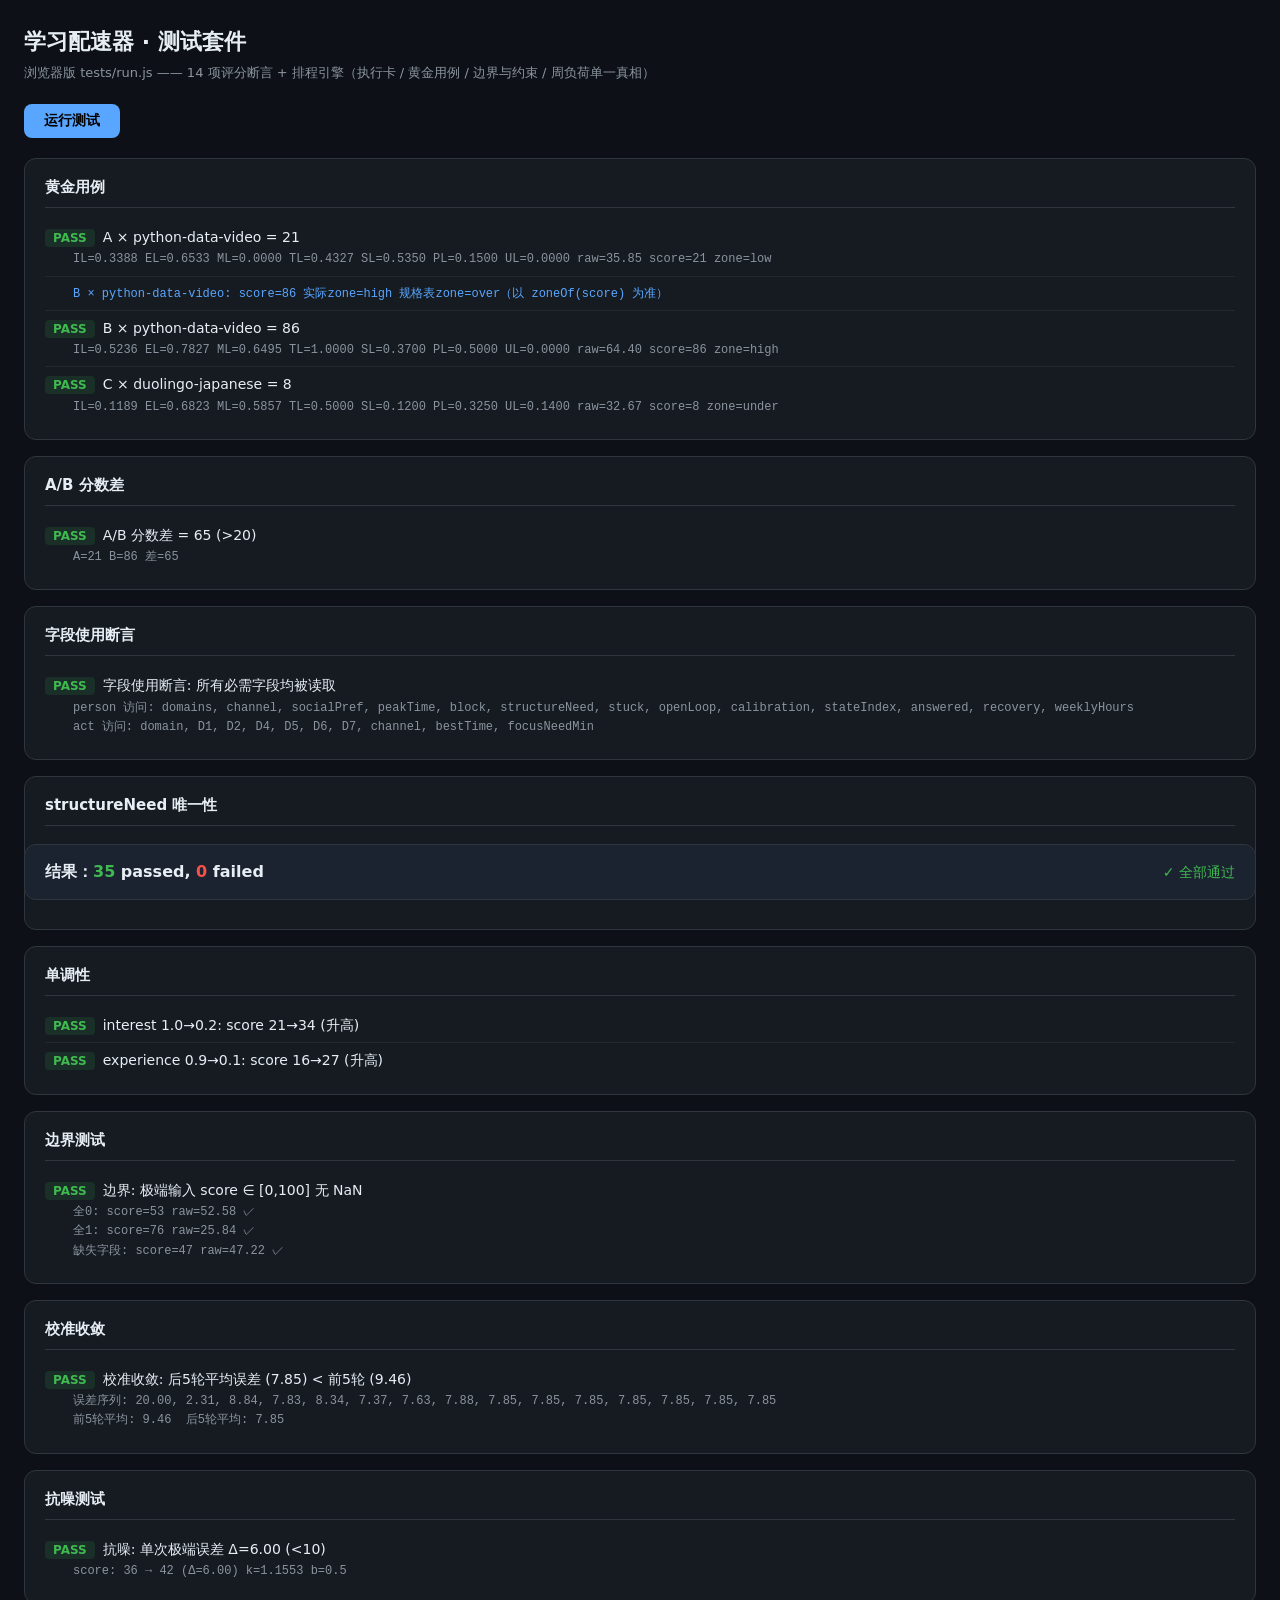
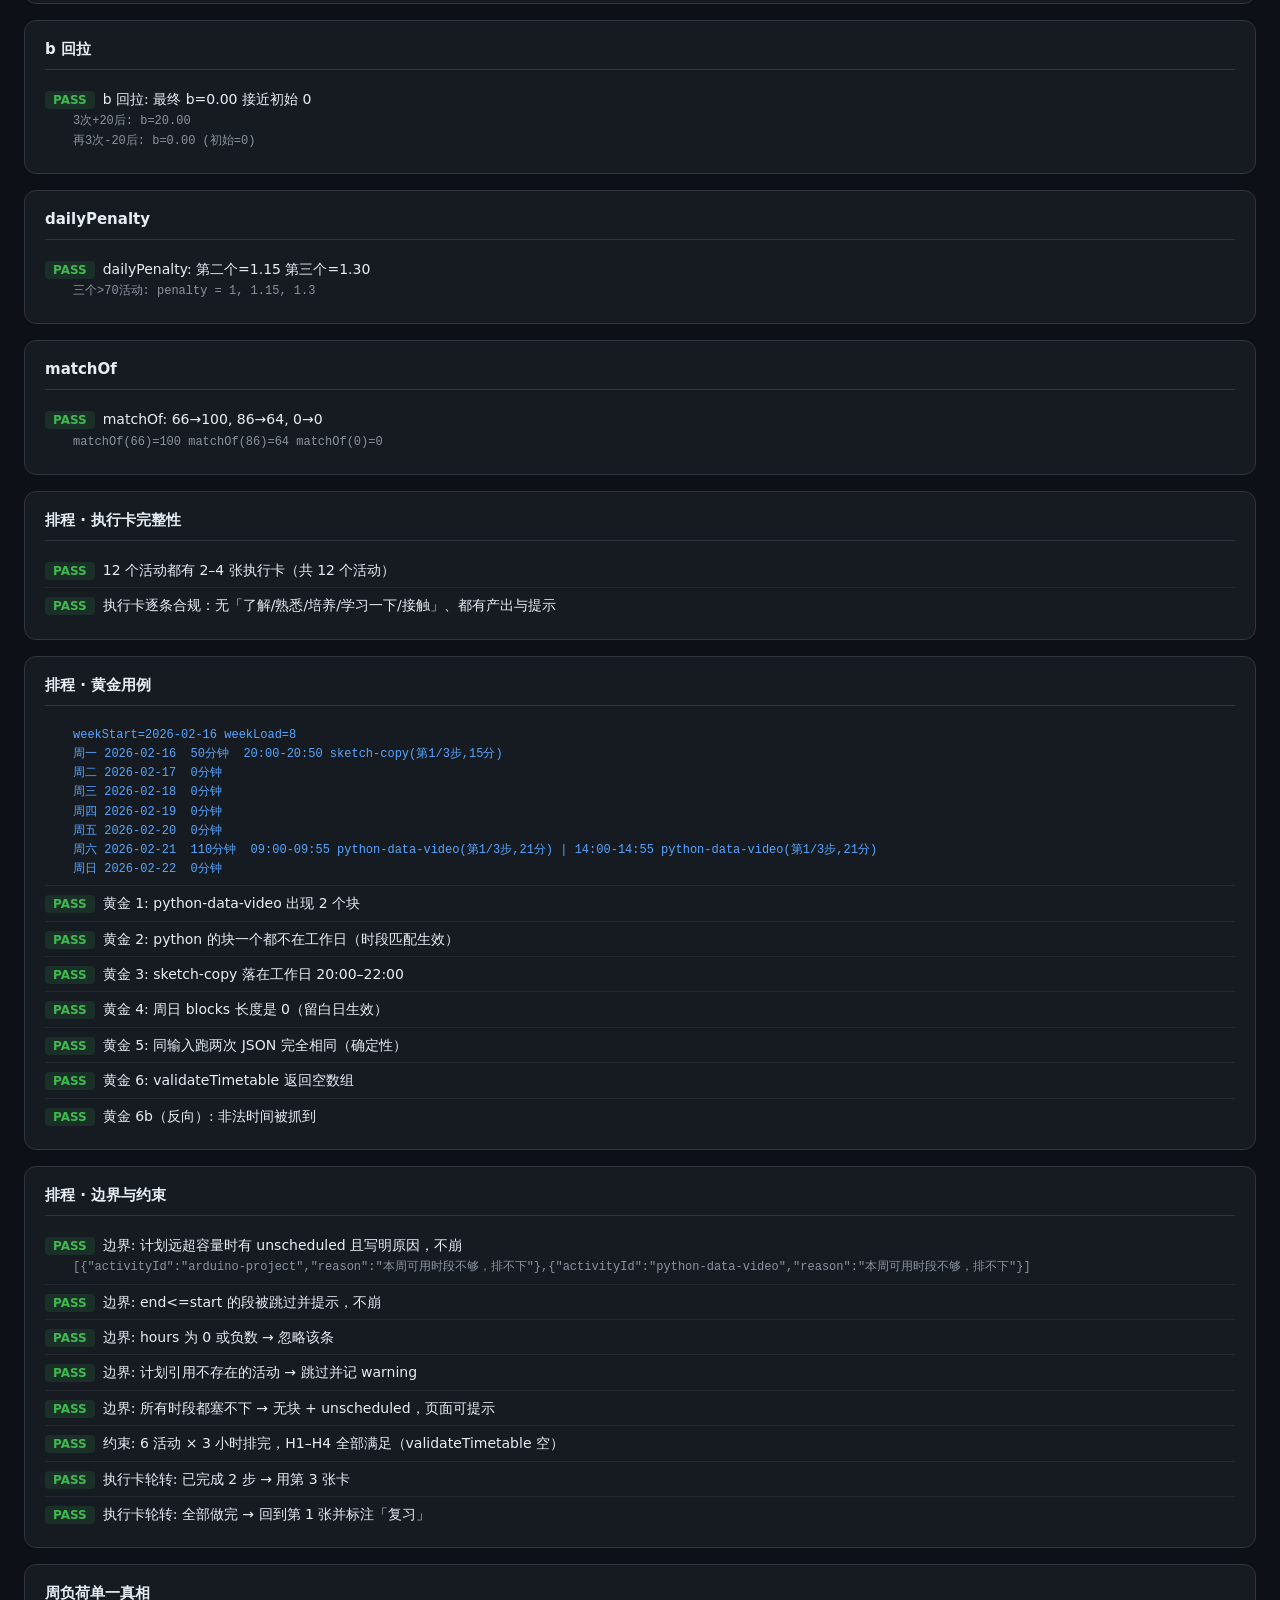
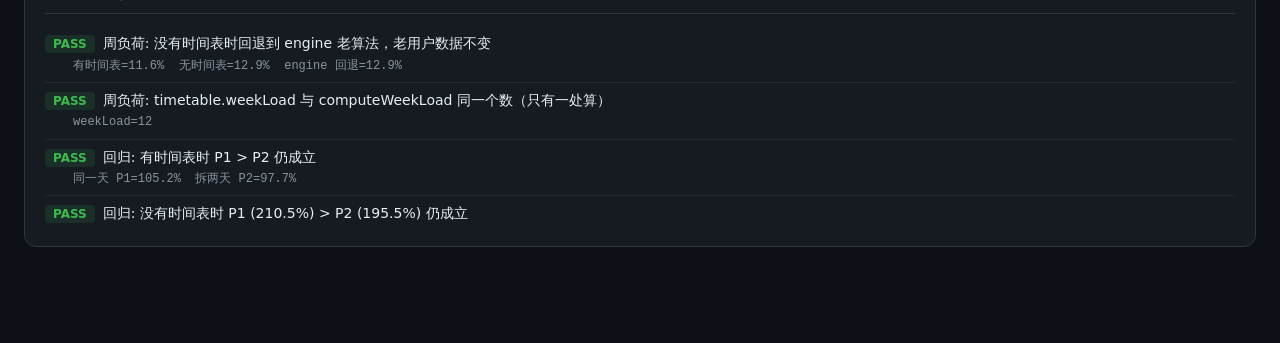
<file: load-manager/tests.html>
<!DOCTYPE html>
<html lang="zh-CN">
<head>
  <meta charset="UTF-8">
  <meta name="viewport" content="width=device-width, initial-scale=1.0">
  <title>学习配速器 · 测试套件</title>
  <style>
    :root {
      --bg: #0D1117;
      --card: #161B22;
      --card-2: #1C2330;
      --border: #30363D;
      --text: #E6EDF3;
      --text-dim: #8B949E;
      --pass: #3FB950;
      --fail: #F85149;
      --info: #58A6FF;
      --radius: 12px;
    }
    * { box-sizing: border-box; }
    html, body { margin: 0; padding: 0; background: var(--bg); color: var(--text); }
    body { font-family: system-ui, -apple-system, "Microsoft YaHei", sans-serif; font-size: 14px; line-height: 1.6; padding: 24px; }
    h1 { font-size: 22px; margin: 0 0 4px; }
    .sub { color: var(--text-dim); margin: 0 0 20px; font-size: 13px; }
    .test-section {
      background: var(--card); border: 1px solid var(--border); border-radius: var(--radius);
      padding: 16px 20px; margin-bottom: 16px;
    }
    .section-title { font-size: 15px; font-weight: 600; margin: 0 0 12px; color: var(--text); border-bottom: 1px solid var(--border); padding-bottom: 8px; }
    .test-item { padding: 6px 0; border-bottom: 1px solid rgba(48,54,61,0.5); }
    .test-item:last-child { border-bottom: none; }
    .test-status { font-weight: 700; font-size: 12px; padding: 2px 8px; border-radius: 4px; margin-right: 8px; }
    .test-status.pass { color: var(--pass); background: rgba(63,185,80,0.12); }
    .test-status.fail { color: var(--fail); background: rgba(248,81,73,0.12); }
    .test-name { font-weight: 500; }
    .test-detail { color: var(--text-dim); font-size: 12px; margin-left: 28px; margin-top: 2px; font-family: "Cascadia Code", "Consolas", monospace; white-space: pre-wrap; }
    .test-detail.info { color: var(--info); }
    .summary {
      position: sticky; bottom: 0; background: var(--card-2); border: 1px solid var(--border);
      border-radius: var(--radius); padding: 14px 20px; display: flex; justify-content: space-between; align-items: center;
    }
    .summary-text { font-size: 16px; font-weight: 700; }
    .summary .pass-count { color: var(--pass); }
    .summary .fail-count { color: var(--fail); }
    .run-btn {
      background: var(--info); color: #000; border: none; border-radius: 8px; padding: 8px 20px;
      font-size: 14px; font-weight: 600; cursor: pointer;
    }
    .run-btn:hover { opacity: 0.88; }
    #results { min-height: 20px; }
  </style>
</head>
<body>
  <h1>学习配速器 · 测试套件</h1>
  <p class="sub">浏览器版 tests/run.js —— 14 项评分断言 + 排程引擎（执行卡 / 黄金用例 / 边界与约束 / 周负荷单一真相）</p>
  <button class="run-btn" id="runBtn" onclick="runAll()">运行测试</button>
  <div id="results" style="margin-top:20px;"></div>
  <div class="summary" id="summary" style="display:none;">
    <span class="summary-text">结果：<span class="pass-count" id="passCount">0</span> passed, <span class="fail-count" id="failCount">0</span> failed</span>
    <span id="verdict"></span>
  </div>

  <script src="data/activities.js"></script>
  <script src="js/engine.js"></script>
  <script src="js/scheduler.js"></script>
  <script>
    var LMS = window.LMS;
    var ACTIVITIES = LMS_DATA.ACTIVITIES;
    var DEMO = LMS_DATA.DEMO_PROFILES;

    var passCount = 0, failCount = 0;
    var resultsEl = document.getElementById('results');

    function approx(actual, expected, tol) { return Math.abs(actual - expected) <= tol; }
    function findAct(id) { return ACTIVITIES.filter(function(a){ return a.id === id; })[0]; }

    function addSection(title) {
      var sec = document.createElement('div');
      sec.className = 'test-section';
      sec.innerHTML = '<div class="section-title"></div>';
      sec.firstChild.textContent = title;
      resultsEl.appendChild(sec);
      return sec;
    }

    function addItem(section, status, name, detail, detailClass) {
      var item = document.createElement('div');
      item.className = 'test-item';
      var s = document.createElement('span');
      s.className = 'test-status ' + (status ? 'pass' : 'fail');
      s.textContent = status ? 'PASS' : 'FAIL';
      item.appendChild(s);
      var n = document.createElement('span');
      n.className = 'test-name';
      n.textContent = name;
      item.appendChild(n);
      if (detail) {
        var d = document.createElement('div');
        d.className = 'test-detail' + (detailClass ? ' ' + detailClass : '');
        d.textContent = detail;
        item.appendChild(d);
      }
      section.appendChild(item);
    }

    function addRawItem(section, text, cls) {
      var item = document.createElement('div');
      item.className = 'test-item';
      var d = document.createElement('div');
      d.className = 'test-detail' + (cls ? ' ' + cls : '');
      d.textContent = text;
      item.appendChild(d);
      section.appendChild(item);
    }

    function PASS(section, name, detail) {
      passCount++;
      addItem(section, true, name, detail);
    }
    function FAIL(section, name, detail) {
      failCount++;
      addItem(section, false, name, detail);
    }

    function runAll() {
      passCount = 0; failCount = 0;
      resultsEl.innerHTML = '';
      document.getElementById('summary').style.display = 'none';

      /* ───────── 黄金用例 ───────── */
      var GOLDEN = [
        { profile: 'A', actId: 'python-data-video',
          exp: { IL:0.3388, EL:0.6533, ML:0.0000, TL:0.4327, SL:0.5350, PL:0.1500, UL:0.0000, raw:35.85, score:21, zone:'low' } },
        { profile: 'B', actId: 'python-data-video',
          exp: { IL:0.5236, EL:0.7827, ML:0.6495, TL:1.0000, SL:0.3700, PL:0.5000, UL:0.0000, raw:64.40, score:86, zone:'over' } },
        { profile: 'C', actId: 'duolingo-japanese',
          exp: { IL:0.1189, EL:0.6823, ML:0.5857, TL:0.5000, SL:0.1200, PL:0.3250, UL:0.1400, raw:32.67, score:8, zone:'under' } }
      ];

      var sec = addSection('黄金用例');
      GOLDEN.forEach(function(g) {
        var person = DEMO[g.profile];
        var act = findAct(g.actId);
        var sc = LMS.scoreActivity(person, act);
        var name = g.profile + ' × ' + g.actId;
        var allOk = true;
        var detail = [];

        ['IL','EL','ML','TL','SL','PL','UL'].forEach(function(k) {
          var actual = k === 'UL' ? (sc.parts.UL != null ? sc.parts.UL : 0) : sc.parts[k];
          if (!approx(actual, g.exp[k], 0.02)) { allOk = false; detail.push(k + '=' + actual.toFixed(4) + '(期望' + g.exp[k] + ')'); }
        });
        if (!approx(sc.raw, g.exp.raw, 0.5)) { allOk = false; detail.push('raw=' + sc.raw.toFixed(2) + '(期望' + g.exp.raw + ')'); }
        if (!approx(sc.score, g.exp.score, 1)) { allOk = false; detail.push('score=' + sc.score + '(期望' + g.exp.score + ')'); }

        var zOf = LMS.zoneOf(sc.score);
        if (zOf.key !== sc.zone.key) { allOk = false; detail.push('zone内部不一致: zoneOf=' + zOf.key + ' 但返回=' + sc.zone.key); }

        if (sc.zone.key !== g.exp.zone) {
          addRawItem(sec, name + ': score=' + sc.score + ' 实际zone=' + sc.zone.key + ' 规格表zone=' + g.exp.zone + '（以 zoneOf(score) 为准）', 'info');
        }

        var detailStr = 'IL=' + sc.parts.IL.toFixed(4) + ' EL=' + sc.parts.EL.toFixed(4) + ' ML=' + sc.parts.ML.toFixed(4) +
                        ' TL=' + sc.parts.TL.toFixed(4) + ' SL=' + sc.parts.SL.toFixed(4) + ' PL=' + (sc.parts.PL||0).toFixed(4) +
                        ' UL=' + (sc.parts.UL||0).toFixed(4) + ' raw=' + sc.raw.toFixed(2) + ' score=' + sc.score + ' zone=' + sc.zone.key;
        if (allOk) PASS(sec, name + ' = ' + sc.score, detailStr);
        else FAIL(sec, name, detail.join(', ') + '\n' + detailStr);
      });

      /* ───────── A/B 分数差 ───────── */
      sec = addSection('A/B 分数差');
      (function() {
        var sA = LMS.scoreActivity(DEMO.A, findAct('python-data-video')).score;
        var sB = LMS.scoreActivity(DEMO.B, findAct('python-data-video')).score;
        var diff = Math.abs(sB - sA);
        if (diff > 20) PASS(sec, 'A/B 分数差 = ' + diff + ' (>20)', 'A=' + sA + ' B=' + sB + ' 差=' + diff);
        else FAIL(sec, 'A/B 分数差 = ' + diff, '差值须 >20\nA=' + sA + ' B=' + sB + ' 差=' + diff);
      })();

      /* ───────── 字段使用断言 ───────── */
      sec = addSection('字段使用断言');
      (function() {
        var requiredPerson = ['stuck','openLoop','structureNeed','focusNeedMin','bestTime','peakTime','socialPref','recovery','weeklyHours'];
        var requiredAct = ['D2','D5','focusNeedMin','bestTime'];
        var accessedPerson = {}, accessedAct = {};

        var pProxy = new Proxy(DEMO.A, {
          get: function(t, prop) { accessedPerson[prop] = true; return t[prop]; }
        });
        var origDomains = DEMO.A.domains;
        pProxy.domains = origDomains;
        pProxy.channel = DEMO.A.channel;
        pProxy.calibration = DEMO.A.calibration;

        var actObj = findAct('python-data-video');
        var aProxy = new Proxy(actObj, {
          get: function(t, prop) { accessedAct[prop] = true; return t[prop]; }
        });

        try { LMS.scoreActivity(pProxy, aProxy); } catch(e) { /* Proxy 可能导致异常，忽略 */ }

        var missingP = requiredPerson.filter(function(k){ return !accessedPerson[k] && !accessedAct[k]; });
        var missingA = requiredAct.filter(function(k){ return !accessedAct[k]; });
        var allMissing = missingP.concat(missingA);
        var detail = 'person 访问: ' + Object.keys(accessedPerson).join(', ') + '\nact 访问: ' + Object.keys(accessedAct).join(', ');
        if (allMissing.length === 0) PASS(sec, '字段使用断言: 所有必需字段均被读取', detail);
        else FAIL(sec, '字段使用断言', '未被读取: ' + allMissing.join(', ') + '\n' + detail);
      })();

      /* ───────── structureNeed 唯一性 ───────── */
      sec = addSection('structureNeed 唯一性');
      (function() {
        var act = findAct('python-data-video');
        var p1 = JSON.parse(JSON.stringify(DEMO.A));
        var p2 = JSON.parse(JSON.stringify(DEMO.A));
        p1.structureNeed = 0.3; p2.structureNeed = 0.9;
        var sc1 = LMS.scoreActivity(p1, act);
        var sc2 = LMS.scoreActivity(p2, act);
        var partsChanged = [];
        ['IL','EL','ML','TL','SL','PL'].forEach(function(k) {
          if (Math.abs(sc1.parts[k] - sc2.parts[k]) > 0.001) partsChanged.push(k);
        });
        var detail = 'SL: ' + sc1.parts.SL.toFixed(4) + ' → ' + sc2.parts.SL.toFixed(4) + '\nraw: ' + sc1.raw.toFixed(2) + ' → ' + sc2.raw.toFixed(2);
        if (partsChanged.length === 1 && partsChanged[0] === 'SL') PASS(sec, 'structureNeed 仅影响 SL', detail);
        else FAIL(sec, 'structureNeed 唯一性', '变化的分量: ' + partsChanged.join(',') + ' (应仅 SL)\n' + detail);
      })();

      /* ───────── 单调性 ───────── */
      sec = addSection('单调性');
      (function() {
        var act = findAct('python-data-video');
        var p1 = JSON.parse(JSON.stringify(DEMO.A));
        p1.domains.coding.interest = 1.0;
        var p2 = JSON.parse(JSON.stringify(DEMO.A));
        p2.domains.coding.interest = 0.2;
        var s1 = LMS.scoreActivity(p1, act).score;
        var s2 = LMS.scoreActivity(p2, act).score;
        if (s2 > s1) PASS(sec, 'interest 1.0→0.2: score ' + s1 + '→' + s2 + ' (升高)');
        else FAIL(sec, 'interest 单调性', 'score ' + s1 + '→' + s2 + ' (应升高)');
      })();
      (function() {
        var act = findAct('python-data-video');
        var p1 = JSON.parse(JSON.stringify(DEMO.A));
        p1.domains.coding.experience = 0.9;
        var p2 = JSON.parse(JSON.stringify(DEMO.A));
        p2.domains.coding.experience = 0.1;
        var s1 = LMS.scoreActivity(p1, act).score;
        var s2 = LMS.scoreActivity(p2, act).score;
        if (s2 > s1) PASS(sec, 'experience 0.9→0.1: score ' + s1 + '→' + s2 + ' (升高)');
        else FAIL(sec, 'experience 单调性', 'score ' + s1 + '→' + s2 + ' (应升高)');
      })();

      /* ───────── 边界测试 ───────── */
      sec = addSection('边界测试');
      (function() {
        var cases = [
          { name: '全0', person: { domains:{ coding:{experience:0,interest:0} }, channel:{read:0,audiovisual:0,hands:0,social:0}, block:0, stuck:'search', peakTime:'morning', structureNeed:0, openLoop:0, socialPref:0, recovery:0, weeklyHours:0, calibration:{k:1,b:0} }, act: { id:'t', domain:'coding', D1:0, D2:0, focusNeedMin:0, D4:0, D5:0, D6:0, D7:0, channel:{read:0,audiovisual:0,hands:0,social:0}, bestTime:[] } },
          { name: '全1', person: { domains:{ coding:{experience:1,interest:1} }, channel:{read:1,audiovisual:0,hands:0,social:0}, block:100, stuck:'switch', peakTime:'night', structureNeed:1, openLoop:1, socialPref:1, recovery:1, weeklyHours:100, calibration:{k:1.6,b:35} }, act: { id:'t', domain:'coding', D1:1, D2:1, focusNeedMin:200, D4:1, D5:1, D6:1, D7:1, channel:{read:1,audiovisual:0,hands:0,social:0}, bestTime:['night'] } },
          { name: '缺失字段', person: {}, act: {} }
        ];
        var allOk = true;
        var detail = [];
        cases.forEach(function(c) {
          var sc = LMS.scoreActivity(c.person, c.act);
          var ok = !isNaN(sc.score) && sc.score >= 0 && sc.score <= 100 && !isNaN(sc.raw);
          if (ok) detail.push(c.name + ': score=' + sc.score + ' raw=' + sc.raw + ' ✓');
          else { allOk = false; detail.push(c.name + ': score=' + sc.score + ' raw=' + sc.raw + ' ✗'); }
        });
        if (allOk) PASS(sec, '边界: 极端输入 score ∈ [0,100] 无 NaN', detail.join('\n'));
        else FAIL(sec, '边界测试', '存在 NaN 或越界\n' + detail.join('\n'));
      })();

      /* ───────── 校准收敛 ───────── */
      sec = addSection('校准收敛');
      (function() {
        var raw = 50;
        var observed = raw + 20;
        var cal = { k: 1, b: 0 };
        var logs = [];
        var errors = [];
        for (var i = 0; i < 15; i++) {
          var predicted = cal.k * raw + cal.b;
          var e = observed - predicted;
          logs.push({ e: e });
          errors.push(Math.abs(e));
          cal = LMS.updateCalibration(cal, raw, observed, logs, false);
        }
        var first5 = errors.slice(0, 5).reduce(function(a,b){return a+b;},0) / 5;
        var last5 = errors.slice(-5).reduce(function(a,b){return a+b;},0) / 5;
        var detail = '误差序列: ' + errors.map(function(e){return e.toFixed(2);}).join(', ') + '\n前5轮平均: ' + first5.toFixed(2) + '  后5轮平均: ' + last5.toFixed(2);
        if (last5 < first5) PASS(sec, '校准收敛: 后5轮平均误差 (' + last5.toFixed(2) + ') < 前5轮 (' + first5.toFixed(2) + ')', detail);
        else FAIL(sec, '校准收敛', '后5轮=' + last5.toFixed(2) + ' 前5轮=' + first5.toFixed(2) + '\n' + detail);
      })();

      /* ───────── 抗噪测试 ───────── */
      sec = addSection('抗噪测试');
      (function() {
        var person = JSON.parse(JSON.stringify(DEMO.A));
        person.calibration = { k: 1, b: 0 };
        var act = findAct('python-data-video');
        var sc = LMS.scoreActivity(person, act);
        var raw = sc.raw;
        var scoreBefore = sc.score;
        var logs = [];
        for (var i = 0; i < 9; i++) logs.push({ e: 0.5 });
        var predicted = 1 * raw + 0;
        var observed = predicted + 50;
        logs.push({ e: observed - predicted });
        var newCal = LMS.updateCalibration({ k: 1, b: 0 }, raw, observed, logs, false);
        person.calibration = newCal;
        var scoreAfter = LMS.scoreActivity(person, act).score;
        var delta = Math.abs(scoreAfter - scoreBefore);
        var detail = 'score: ' + scoreBefore + ' → ' + scoreAfter + ' (Δ=' + delta.toFixed(2) + ') k=' + newCal.k + ' b=' + newCal.b;
        if (delta < 10) PASS(sec, '抗噪: 单次极端误差 Δ=' + delta.toFixed(2) + ' (<10)', detail);
        else FAIL(sec, '抗噪', 'Δ=' + delta.toFixed(2) + ' (须<10)\n' + detail);
      })();

      /* ───────── b 回拉 ───────── */
      sec = addSection('b 回拉');
      (function() {
        var raw = 50;
        var cal = { k: 1, b: 0 };
        var logs = [];
        var b0 = cal.b;
        for (var i = 0; i < 3; i++) {
          var predicted = cal.k * raw + cal.b;
          var e = 20;
          logs.push({ e: e });
          cal = LMS.updateCalibration(cal, raw, predicted + 20, logs, false);
        }
        var bAfter20 = cal.b;
        for (var j = 0; j < 3; j++) {
          var pred = cal.k * raw + cal.b;
          var e2 = -20;
          logs.push({ e: e2 });
          cal = LMS.updateCalibration(cal, raw, pred - 20, logs, false);
        }
        var bFinal = cal.b;
        var detail = '3次+20后: b=' + bAfter20.toFixed(2) + '\n再3次-20后: b=' + bFinal.toFixed(2) + ' (初始=' + b0 + ')';
        if (Math.abs(bFinal - b0) < 5) PASS(sec, 'b 回拉: 最终 b=' + bFinal.toFixed(2) + ' 接近初始 ' + b0, detail);
        else FAIL(sec, 'b 回拉', 'b=' + bFinal.toFixed(2) + ' 偏离初始 ' + b0 + '\n' + detail);
      })();

      /* ───────── dailyPenalty ───────── */
      sec = addSection('dailyPenalty');
      (function() {
        var list = [ { score: 75 }, { score: 80 }, { score: 72 } ];
        var p0 = LMS.dailyPenalty(list, 0);
        var p1 = LMS.dailyPenalty(list, 1);
        var p2 = LMS.dailyPenalty(list, 2);
        var detail = '三个>70活动: penalty = ' + p0 + ', ' + p1 + ', ' + p2;
        if (p0 === 1 && p1 === 1.15 && p2 === 1.30) PASS(sec, 'dailyPenalty: 第二个=1.15 第三个=1.30', detail);
        else FAIL(sec, 'dailyPenalty', 'p0=' + p0 + ' p1=' + p1 + ' p2=' + p2 + ' (期望 1, 1.15, 1.30)\n' + detail);
      })();

      /* ───────── matchOf ───────── */
      sec = addSection('matchOf');
      (function() {
        var m66 = LMS.matchOf(66);
        var m86 = LMS.matchOf(86);
        var m0 = LMS.matchOf(0);
        var detail = 'matchOf(66)=' + m66 + ' matchOf(86)=' + m86 + ' matchOf(0)=' + m0;
        if (m66 === 100 && m86 === 64 && m0 === 0) PASS(sec, 'matchOf: 66→100, 86→64, 0→0', detail);
        else FAIL(sec, 'matchOf', '66→' + m66 + ' 86→' + m86 + ' 0→' + m0 + '\n' + detail);
      })();

      /* ───────── 排程 · 执行卡完整性 ───────── */
      var SCHED = LMS.scheduler;
      sec = addSection('排程 · 执行卡完整性');
      (function() {
        var badWord = /了解|熟悉|培养|学习一下|接触/;
        var noCards = ACTIVITIES.filter(function(a){ return !Array.isArray(a.cards) || a.cards.length < 2 || a.cards.length > 4; });
        if (noCards.length === 0) PASS(sec, '12 个活动都有 2–4 张执行卡（共 ' + ACTIVITIES.length + ' 个活动）');
        else FAIL(sec, '执行卡数量', noCards.map(function(a){ return a.id + '=' + (a.cards ? a.cards.length : 0); }).join(', '));

        var issues = [];
        ACTIVITIES.forEach(function(a) {
          (a.cards || []).forEach(function(c, i) {
            var tag = a.id + ' 第' + (i + 1) + '张';
            if (!c.action || c.action.length < 8) issues.push(tag + ' action 太短');
            if (badWord.test(c.action || '')) issues.push(tag + ' action 含禁用词: ' + c.action);
            if (!c.deliverable) issues.push(tag + ' 缺 deliverable');
            if (!c.tip) issues.push(tag + ' 缺 tip');
            if ((c.tip || '').length > 30) issues.push(tag + ' tip 超过 30 字: ' + (c.tip || '').length);
            if (c.step !== i + 1) issues.push(tag + ' step 序号不连续');
          });
        });
        if (issues.length === 0) PASS(sec, '执行卡逐条合规：无「了解/熟悉/培养/学习一下/接触」、都有产出与提示');
        else FAIL(sec, '执行卡逐条合规', issues.slice(0, 6).join('; '));
      })();

      /* ───────── 排程 · 黄金用例（6 条） ───────── */
      sec = addSection('排程 · 黄金用例');
      (function() {
        var person = DEMO.A; /* peakTime:night, block:65, weeklyHours:10, recovery:0.85 */
        var availability = {
          workday: [{ start: '20:00', end: '22:00' }],
          weekend: [{ start: '09:00', end: '12:00' }, { start: '14:00', end: '21:00' }],
          restDay: ['周日']
        };
        var input = {
          person: person, activities: ACTIVITIES,
          plan: [{ activityId: 'python-data-video', hours: 1.5 }, { activityId: 'sketch-copy', hours: 1 }],
          availability: availability, done: [], weekStart: '2026-02-16'
        };
        var tt = SCHED.buildTimetable(input);
        var WORKDAYS = ['周一', '周二', '周三', '周四', '周五'];
        var all = [];
        tt.days.forEach(function(d) { d.blocks.forEach(function(b) { all.push({ b: b, weekday: d.weekday, date: d.date }); }); });
        var py = all.filter(function(x) { return x.b.activityId === 'python-data-video'; });
        var sk = all.filter(function(x) { return x.b.activityId === 'sketch-copy'; });

        var dump = 'weekStart=' + tt.weekStart + ' weekLoad=' + tt.weekLoad + '\n';
        tt.days.forEach(function(d) {
          dump += d.weekday + ' ' + d.date + '  ' + d.totalMinutes + '分钟  ' +
            d.blocks.map(function(b) { return b.start + '-' + b.end + ' ' + b.activityId + '(第' + b.step + '/' + b.stepTotal + '步,' + b.score + '分)'; }).join(' | ') + '\n';
        });
        addRawItem(sec, dump, 'info');

        if (py.length === 2) PASS(sec, '黄金 1: python-data-video 出现 2 个块');
        else FAIL(sec, '黄金 1: python-data-video 出现 2 个块', '实际 ' + py.length);

        var pyOnWorkday = py.filter(function(x) { return WORKDAYS.indexOf(x.weekday) >= 0; });
        if (pyOnWorkday.length === 0) PASS(sec, '黄金 2: python 的块一个都不在工作日（时段匹配生效）');
        else FAIL(sec, '黄金 2: python 不在工作日', pyOnWorkday.map(function(x) { return x.weekday + ' ' + x.b.start; }).join(', '));

        var skOk = sk.length > 0 && sk.every(function(x) { return WORKDAYS.indexOf(x.weekday) >= 0 && x.b.start >= '20:00' && x.b.end <= '22:00'; });
        if (skOk) PASS(sec, '黄金 3: sketch-copy 落在工作日 20:00–22:00');
        else FAIL(sec, '黄金 3: sketch-copy 落在工作日 20:00–22:00', sk.map(function(x) { return x.weekday + ' ' + x.b.start + '-' + x.b.end; }).join(', '));

        var sunday = tt.days.filter(function(d) { return d.weekday === '周日'; })[0];
        if (sunday.blocks.length === 0) PASS(sec, '黄金 4: 周日 blocks 长度是 0（留白日生效）');
        else FAIL(sec, '黄金 4: 周日 blocks 长度是 0', '实际 ' + sunday.blocks.length);

        var tt2 = SCHED.buildTimetable(input);
        if (JSON.stringify(tt) === JSON.stringify(tt2)) PASS(sec, '黄金 5: 同输入跑两次 JSON 完全相同（确定性）');
        else FAIL(sec, '黄金 5: 确定性', '两次输出不一致');

        var errs = SCHED.validateTimetable(tt);
        if (Array.isArray(errs) && errs.length === 0) PASS(sec, '黄金 6: validateTimetable 返回空数组');
        else FAIL(sec, '黄金 6: validateTimetable 返回空数组', JSON.stringify(errs));

        var broken = JSON.parse(JSON.stringify(tt));
        broken.days[0].blocks[0].start = '25:99';
        if (SCHED.validateTimetable(broken).length > 0) PASS(sec, '黄金 6b（反向）: 非法时间被抓到');
        else FAIL(sec, '黄金 6b（反向）: 非法时间被漏掉');
      })();

      /* ───────── 排程 · 边界与约束 ───────── */
      sec = addSection('排程 · 边界与约束');
      (function() {
        var person = DEMO.A;
        var avail = { workday: [{ start: '20:00', end: '22:00' }], weekend: [{ start: '09:00', end: '12:00' }, { start: '14:00', end: '21:00' }], restDay: ['周日'] };
        function build(plan, availability, done) {
          return SCHED.buildTimetable({ person: person, activities: ACTIVITIES, plan: plan, availability: availability || avail, done: done || [], weekStart: '2026-02-16' });
        }

        var over = build(['python-data-video','sketch-copy','tech-blog','blender-basics','arduino-project','piano-piece','read-cogsci-book','history-notes']
          .map(function(id) { return { activityId: id, hours: 2 }; }));
        if (over.unscheduled.length > 0 && over.unscheduled.every(function(u){ return u.reason; }) && over.errors.length === 0) {
          PASS(sec, '边界: 计划远超容量时有 unscheduled 且写明原因，不崩', JSON.stringify(over.unscheduled));
        } else FAIL(sec, '边界: 超容量', JSON.stringify(over.unscheduled) + ' errors=' + JSON.stringify(over.errors));

        var badAvail = { workday: [{ start: '22:00', end: '20:00' }], weekend: avail.weekend, restDay: ['周日'] };
        var bad = build([{ activityId: 'sketch-copy', hours: 1 }], badAvail);
        if (bad.warnings.some(function(w){ return /不合法/.test(w); }) && bad.errors.length === 0) PASS(sec, '边界: end<=start 的段被跳过并提示，不崩');
        else FAIL(sec, '边界: 非法时段', JSON.stringify(bad.warnings));

        var zero = build([{ activityId: 'sketch-copy', hours: 0 }, { activityId: 'piano-piece', hours: -1 }]);
        if (zero.days.every(function(d){ return d.blocks.length === 0; })) PASS(sec, '边界: hours 为 0 或负数 → 忽略该条');
        else FAIL(sec, '边界: hours<=0');

        var ghost = build([{ activityId: 'no-such-act', hours: 1 }]);
        if (ghost.warnings.some(function(w){ return /找不到/.test(w); })) PASS(sec, '边界: 计划引用不存在的活动 → 跳过并记 warning');
        else FAIL(sec, '边界: 幽灵活动', JSON.stringify(ghost.warnings));

        var none = build([{ activityId: 'sketch-copy', hours: 1 }], { workday: [], weekend: [], restDay: ['周一','周二','周三','周四','周五','周六','周日'] });
        if (none.days.every(function(d){ return d.blocks.length === 0; }) && none.unscheduled.length > 0) PASS(sec, '边界: 所有时段都塞不下 → 无块 + unscheduled，页面可提示');
        else FAIL(sec, '边界: 全留白');

        var big = build(['duolingo-japanese','prompt-engineering','read-cogsci-book','sketch-copy','piano-piece','lr-color-grading'].map(function(id){ return { activityId: id, hours: 3 }; }));
        if (big.errors.length === 0) PASS(sec, '约束: 6 活动 × 3 小时排完，H1–H4 全部满足（validateTimetable 空）');
        else FAIL(sec, '约束: H1–H4', JSON.stringify(big.errors));

        var done2 = [{ date: '2026-02-01', activityId: 'sketch-copy', step: 1 }, { date: '2026-02-01', activityId: 'sketch-copy', step: 2 }];
        var rot = build([{ activityId: 'sketch-copy', hours: 1 }], null, done2);
        var rb = rot.days.reduce(function(a,d){ return a.concat(d.blocks); }, [])[0];
        if (rb.step === 3 && rb.stepTotal === 3 && rb.review === false) PASS(sec, '执行卡轮转: 已完成 2 步 → 用第 3 张卡');
        else FAIL(sec, '执行卡轮转: 已完成 2 步', 'step=' + rb.step + '/' + rb.stepTotal);

        var done3 = [{ date:'2026-02-01', activityId:'sketch-copy', step:1 }, { date:'2026-02-02', activityId:'sketch-copy', step:2 }, { date:'2026-02-03', activityId:'sketch-copy', step:3 }];
        var rot2 = build([{ activityId: 'sketch-copy', hours: 1 }], null, done3);
        var rb2 = rot2.days.reduce(function(a,d){ return a.concat(d.blocks); }, [])[0];
        if (rb2.step === 1 && rb2.review === true) PASS(sec, '执行卡轮转: 全部做完 → 回到第 1 张并标注「复习」');
        else FAIL(sec, '执行卡轮转: 全部做完', 'step=' + rb2.step + ' review=' + rb2.review);
      })();

      /* ───────── 周负荷单一真相 ───────── */
      sec = addSection('周负荷单一真相');
      (function() {
        var person = DEMO.A;
        var avail = { workday: [{ start: '20:00', end: '22:00' }], weekend: [{ start: '09:00', end: '12:00' }, { start: '14:00', end: '21:00' }], restDay: ['周日'] };
        var scored = {};
        ACTIVITIES.forEach(function(a) { scored[a.id] = LMS.scoreActivity(person, a); });
        var plan = [{ activityId: 'python-data-video', hours: 3 }, { activityId: 'sketch-copy', hours: 1 }];
        var tt = SCHED.buildTimetable({ person: person, activities: ACTIVITIES, plan: plan, availability: avail, done: [], weekStart: '2026-02-16', scored: scored });

        var withTt = SCHED.computeWeekLoad(person, plan, tt, scored);
        var withoutTt = SCHED.computeWeekLoad(person, plan, null, scored);
        var engineVal = LMS.weeklyLoadPercent(person, plan, scored);
        var detail = '有时间表=' + withTt.percent + '%  无时间表=' + withoutTt.percent + '%  engine 回退=' + engineVal.percent + '%';
        if (withoutTt.percent === engineVal.percent) PASS(sec, '周负荷: 没有时间表时回退到 engine 老算法，老用户数据不变', detail);
        else FAIL(sec, '周负荷: 回退不一致', withoutTt.percent + ' vs ' + engineVal.percent);
        if (Math.round(withTt.percent) === tt.weekLoad) PASS(sec, '周负荷: timetable.weekLoad 与 computeWeekLoad 同一个数（只有一处算）', 'weekLoad=' + tt.weekLoad);
        else FAIL(sec, '周负荷: 时间表口径不一致', tt.weekLoad + ' vs ' + withTt.percent);

        var personB = DEMO.B; /* A 的活动分都 ≤70，触发不了日高负荷惩罚，用 B */
        var scoredB = {};
        ACTIVITIES.forEach(function(a) { scoredB[a.id] = LMS.scoreActivity(personB, a); });
        var dayP = [{ activityId: 'tech-blog', hours: 2 }, { activityId: 'blender-basics', hours: 2 }];
        var sameDay = SCHED.computeWeekLoad(personB, dayP, {
          days: [
            { date: '2026-02-16', weekday: '周一', totalMinutes: 120, blocks: [
              { activityId: 'tech-blog', title: 'x', start: '20:00', end: '21:00', minutes: 60, step: 1, stepTotal: 3, score: scoredB['tech-blog'].score, match: 50, zone: 'high' },
              { activityId: 'blender-basics', title: 'y', start: '21:10', end: '22:10', minutes: 60, step: 1, stepTotal: 3, score: scoredB['blender-basics'].score, match: 50, zone: 'high' }
            ] },
            { date: '2026-02-17', weekday: '周二', totalMinutes: 0, blocks: [] }
          ]
        }, scoredB);
        var split = SCHED.computeWeekLoad(personB, dayP, {
          days: [
            { date: '2026-02-16', weekday: '周一', totalMinutes: 60, blocks: [
              { activityId: 'tech-blog', title: 'x', start: '20:00', end: '21:00', minutes: 60, step: 1, stepTotal: 3, score: scoredB['tech-blog'].score, match: 50, zone: 'high' }
            ] },
            { date: '2026-02-17', weekday: '周二', totalMinutes: 60, blocks: [
              { activityId: 'blender-basics', title: 'y', start: '20:00', end: '21:00', minutes: 60, step: 1, stepTotal: 3, score: scoredB['blender-basics'].score, match: 50, zone: 'high' }
            ] }
          ]
        }, scoredB);
        if (sameDay.percent > split.percent) PASS(sec, '回归: 有时间表时 P1 > P2 仍成立', '同一天 P1=' + sameDay.percent + '%  拆两天 P2=' + split.percent + '%');
        else FAIL(sec, '回归: 有时间表时 P1 > P2', 'P1=' + sameDay.percent + ' P2=' + split.percent);

        var planP = [{ activityId: 'tech-blog', hours: 2, weekday: 1 }, { activityId: 'blender-basics', hours: 2, weekday: 1 }];
        var planQ = [{ activityId: 'tech-blog', hours: 2, weekday: 1 }, { activityId: 'blender-basics', hours: 2, weekday: 2 }];
        var e1 = LMS.weeklyLoadPercent(personB, planP, scoredB).percent;
        var e2 = LMS.weeklyLoadPercent(personB, planQ, scoredB).percent;
        if (e1 > e2) PASS(sec, '回归: 没有时间表时 P1 (' + e1 + '%) > P2 (' + e2 + '%) 仍成立');
        else FAIL(sec, '回归: 没有时间表时 P1 > P2', 'P1=' + e1 + ' P2=' + e2);
      })();

      /* ───────── 汇总 ───────── */
      document.getElementById('passCount').textContent = passCount;
      document.getElementById('failCount').textContent = failCount;
      var verdict = document.getElementById('verdict');
      verdict.textContent = failCount === 0 ? '✓ 全部通过' : '✗ 存在失败';
      verdict.style.color = failCount === 0 ? 'var(--pass)' : 'var(--fail)';
      document.getElementById('summary').style.display = 'flex';
    }

    /* 页面加载后自动运行 */
    window.addEventListener('DOMContentLoaded', runAll);
  </script>
</body>
</html>
</file>
<file: css/interest-pool.css>
/* =========================================================================
   兴趣池样式 —— 主应用（index.html）与预览页（interest-pool-preview.html）共用
   依赖主应用的 :root 变量：--card / --line / --muted / --brand / --brand-d /
   --ok / --warn / --shadow / --radius
   ========================================================================= */

.ip-grid{display:grid;grid-template-columns:1fr 1fr;gap:16px}
@media(max-width:900px){.ip-grid{grid-template-columns:1fr}}
.ip-card{background:var(--card);border-radius:var(--radius);box-shadow:var(--shadow);padding:20px}
.ip-card h3{font-size:1rem;margin-bottom:8px}
.ip-card h4{font-size:.92rem;margin-bottom:10px;color:var(--brand-d)}
.ip-card-head{display:flex;align-items:baseline;justify-content:space-between;gap:12px}
.ip-card-head h3{margin-bottom:8px}
.ip-card-head .muted{font-size:.82rem;color:var(--muted);white-space:nowrap}
.ip-hint{font-size:.82rem;color:var(--muted);line-height:1.6;margin-bottom:10px}
.ip-editor{position:relative}
.ip-editor textarea{width:100%;resize:vertical;font-family:inherit;line-height:1.6}
.ip-suggest{position:absolute;left:0;right:0;top:100%;z-index:60;margin-top:4px;background:#fff;
  border:1px solid var(--brand);border-radius:10px;max-height:230px;overflow:auto;box-shadow:0 12px 30px rgba(20,30,60,.16)}
.ip-suggest[hidden]{display:none}
.ip-sug-item{display:flex;justify-content:space-between;align-items:center;gap:10px;padding:8px 12px;cursor:pointer;font-size:.9rem}
.ip-sug-item:hover,.ip-sug-item.active{background:#eef1fb}
.ip-sug-term{font-weight:600}
.ip-sug-cat{font-size:.76rem;color:var(--muted);border:1px solid var(--line);border-radius:20px;padding:1px 9px;white-space:nowrap}
.ip-results{margin-top:14px}
.ip-item{border:1px solid var(--line);border-radius:12px;padding:12px 14px;margin-bottom:10px;background:#fbfcfe}
.ip-item-top{display:flex;align-items:center;justify-content:space-between;gap:10px;margin-bottom:5px}
.ip-name{font-weight:700}
.ip-badge{font-size:.72rem;font-weight:600;color:var(--ok);background:#e8f7ee;border-radius:20px;padding:2px 9px;white-space:nowrap}
.ip-badge.gray{color:var(--muted);background:#eef1f5}
.ip-badge.warn{color:#8a5a00;background:#fdf3e2}
.ip-item-meta{font-size:.82rem;color:var(--muted);line-height:1.6}
.ip-item-actions{display:flex;flex-wrap:wrap;gap:8px;align-items:center;margin-top:10px}
.ip-tag{display:inline-block;font-size:.72rem;border:1px solid var(--line);border-radius:20px;padding:1px 8px;margin-left:4px;background:#fff}
.ip-toolbar{display:flex;gap:8px;margin-bottom:12px}
.ip-toolbar .input{padding:9px 12px}
.ip-toolbar select{max-width:130px}
.ip-row{display:flex;align-items:center;justify-content:space-between;gap:12px;padding:11px 0;border-bottom:1px dashed var(--line)}
.ip-row:last-child{border-bottom:none}
.ip-row-main{flex:1;min-width:0}
.ip-row-name{font-weight:600;display:flex;align-items:center;gap:8px;flex-wrap:wrap}
.ip-row-meta{font-size:.78rem;color:var(--muted);margin-top:2px;overflow-wrap:anywhere}
.ip-row-actions{display:flex;gap:6px;flex-wrap:wrap;justify-content:flex-end}
.ip-empty{padding:28px 10px;text-align:center;color:var(--muted);font-size:.88rem;line-height:1.7}
/* 主流程说明：写清「输入兴趣 → 存进兴趣池 → 生成计划」这一条路怎么走 */
.ip-flow{background:#eef1fb;color:var(--brand-d);border-radius:10px;padding:10px 14px;
  font-size:.85rem;line-height:1.7;margin-bottom:16px}
.ip-flow b{font-weight:700}
/* 删除是不可逆的，按钮上要有可辨认的警示色 */
.btn.ghost.danger{background:#fdeaea;color:#c0392b}
.btn.ghost.danger:hover{background:#fbdada}
.ip-notice{display:none;margin-bottom:14px;padding:11px 14px;border-radius:10px;font-size:.86rem;line-height:1.6}
.ip-notice.show{display:block;background:#eef1fb;color:var(--brand-d)}
.ip-notice.ok{background:#e8f7ee;color:#0f6b34}
.ip-notice.warn{background:#fdf3e2;color:#8a5a00}
.ip-plan-head{display:flex;align-items:flex-start;justify-content:space-between;gap:12px;margin-bottom:6px}
.ip-close{border:1px solid var(--line);border-radius:20px;padding:5px 13px;font-size:.8rem;color:var(--muted);background:#fff}
.ip-tabs{display:flex;gap:8px;flex-wrap:wrap;margin:12px 0 8px}
.ip-tab{border:1px solid var(--line);border-radius:20px;padding:7px 16px;font-size:.85rem;color:var(--muted);background:#fff;font-weight:600}
.ip-tab.active{background:var(--brand);border-color:var(--brand);color:#fff}
.ip-block{border-top:1px solid var(--line);padding-top:14px;margin-top:14px}
.ip-kv{display:flex;gap:12px;font-size:.86rem;padding:5px 0;line-height:1.6}
.ip-kv span{color:var(--muted);flex:0 0 96px}
.ip-kv b{font-weight:600}
.ip-steps{list-style:none;padding:0}
.ip-step{background:#fbfcfe;border:1px solid var(--line);border-radius:12px;padding:12px 14px;margin-bottom:10px}
.ip-step-line{display:flex;align-items:center;gap:9px;margin-bottom:5px}
.ip-step-no{flex:0 0 22px;height:22px;border-radius:50%;background:var(--brand);color:#fff;font-size:.75rem;font-weight:700;display:flex;align-items:center;justify-content:center}
.ip-step-title{font-weight:700;font-size:.92rem}
.ip-step-detail{font-size:.85rem;line-height:1.65;color:#33415a}
.ip-step-foot{font-size:.76rem;color:var(--muted);margin-top:6px;line-height:1.6}
.ip-res{display:flex;flex-wrap:wrap;align-items:center;gap:8px;font-size:.85rem;padding:6px 0}
.ip-res-kind{flex:0 0 76px;color:var(--muted);font-size:.78rem}
.ip-res-name{font-weight:600}
.ip-res-note{color:var(--muted);font-size:.78rem}
.ip-res.need .ip-res-name{color:#8a5a00}
.ip-list{font-size:.86rem;line-height:1.75;padding-left:20px}
.ip-plan-foot{display:flex;flex-wrap:wrap;align-items:center;gap:10px;border-top:1px solid var(--line);padding-top:16px;margin-top:16px}
.ip-select{max-width:150px}

/* ===== 计划编辑 ===== */
.ep-banner{margin:10px 0;padding:11px 14px;border-radius:10px;font-size:.85rem;line-height:1.7;
  background:#eef1fb;color:var(--brand-d);display:flex;flex-wrap:wrap;align-items:center;gap:10px}
/* .ep-banner 自己设了 display，会盖掉 [hidden] 的浏览器默认隐藏，这里必须显式补一条 */
.ep-banner[hidden]{display:none}
.ep-banner.warn{background:#fdf3e2;color:#8a5a00}
.ep-banner.plain{background:#f5f6f8;color:var(--muted)}
.ep-banner b{font-weight:700}
.ep-block-head{display:flex;align-items:center;justify-content:space-between;gap:12px}
.ep-inline{display:flex;align-items:center;gap:10px;flex-wrap:wrap;font-size:.86rem;color:var(--muted);margin:8px 0}
.ep-inline .input{margin:0}
.ep-label{display:block;font-size:.82rem;color:var(--muted);margin:10px 0 0}
.ep-label .input,.ep-grid2 .input,.ep-grid3 .input{margin-top:5px;width:100%}
.ep-w-auto{max-width:170px}
.ep-w-num{max-width:110px}
.ep-grow{flex:1;min-width:0}
.ep-grid2{display:grid;grid-template-columns:1fr 1fr;gap:12px;margin-top:10px}
.ep-grid3{display:grid;grid-template-columns:1fr 1fr 1fr;gap:12px;margin-top:10px}
@media(max-width:640px){.ep-grid2,.ep-grid3{grid-template-columns:1fr}}
.ep-grid2 label,.ep-grid3 label{font-size:.82rem;color:var(--muted);display:block}

.ep-step{background:#fbfcfe;border:1px solid var(--line);border-radius:12px;padding:12px 14px;margin-bottom:10px}
.ep-step-head{display:flex;align-items:center;gap:9px}
.ep-step-head .input{margin:0}
.ep-tools{display:flex;gap:4px;flex:0 0 auto}
.ep-icon{width:28px;height:28px;border:1px solid var(--line);border-radius:8px;background:#fff;
  color:var(--muted);font-size:.9rem;line-height:1;font-weight:700}
.ep-icon:hover:not([disabled]){border-color:var(--brand);color:var(--brand-d)}
.ep-icon.danger:hover:not([disabled]){border-color:#c0392b;color:#c0392b}
.ep-icon[disabled]{opacity:.45;cursor:not-allowed}
.ep-step textarea.input{margin-top:8px;resize:vertical;font-family:inherit;line-height:1.6}
.ep-actions{display:flex;flex-wrap:wrap;gap:10px;margin-top:14px}

.ep-ver{border:1px solid var(--line);border-radius:12px;padding:11px 14px;margin-bottom:10px;background:#fbfcfe}
.ep-ver.current{border-color:var(--brand);background:#f2f4fc}
.ep-ver-head{display:flex;align-items:center;gap:9px;flex-wrap:wrap;font-size:.88rem}
.ep-ver-meta{font-size:.78rem;color:var(--muted);margin-left:auto}
.ep-ver-list{margin:7px 0 0}
.ep-ver .btn{margin-top:9px}

.ep-conflict{border:1px solid #e6c9a0;background:#fdfaf4;border-radius:12px;padding:14px 16px;margin-top:14px}
.ep-conflict h4{color:#8a5a00}
.ep-cf{border:1px solid var(--line);border-radius:10px;background:#fff;padding:11px 13px;margin-bottom:10px}
.ep-cf-label{font-weight:700;font-size:.88rem;margin-bottom:8px}
.ep-cf-opt{display:flex;align-items:flex-start;gap:9px;padding:8px 10px;border:1px solid var(--line);
  border-radius:9px;margin-bottom:7px;font-size:.85rem;cursor:pointer;line-height:1.6}
.ep-cf-opt.picked{border-color:var(--brand);background:#f2f4fc}
.ep-cf-opt input{margin-top:3px;flex:0 0 auto}
.ep-cf-opt span{flex:0 0 68px;color:var(--muted);font-size:.8rem}
.ep-cf-opt b{font-weight:600;overflow-wrap:anywhere}
.ep-cf-base{font-size:.77rem;color:var(--muted);margin-top:4px}

/* 左栏改、右栏实时预览：两栏同源，改一个字右边就跟着变 */
.ep-split{display:grid;grid-template-columns:minmax(0,1.2fr) minmax(0,1fr);gap:22px;align-items:start}
@media(max-width:1000px){.ep-split{grid-template-columns:1fr}}
.ep-col{min-width:0}
.ep-col-pv{background:#f8f9fc;border:1px solid var(--line);border-radius:12px;padding:14px 16px;
  position:sticky;top:12px;max-height:calc(100vh - 40px);overflow:auto}
@media(max-width:1000px){.ep-col-pv{position:static;max-height:none}}
.ep-pv-head{display:flex;align-items:center;gap:8px;font-weight:700;font-size:.92rem;
  color:var(--brand-d);margin-bottom:6px}
.ep-tab-note{font-size:.8rem;color:var(--muted);align-self:center;margin-left:6px}
.ep-pv{font-size:.86rem;line-height:1.65}
.ep-pv-title{font-weight:700;font-size:1rem;margin-bottom:2px}
.ep-pv-sub{font-size:.78rem;color:var(--muted);margin-bottom:10px}
.ep-pv h5{font-size:.84rem;color:var(--brand-d);margin:13px 0 6px}
.ep-pv-row{display:flex;gap:10px;padding:3px 0}
.ep-pv-row span{flex:0 0 72px;color:var(--muted);font-size:.78rem;padding-top:1px}
.ep-pv-row b{font-weight:600;overflow-wrap:anywhere}
.ep-pv-note{font-size:.78rem;color:var(--muted);background:#fff;border-left:3px solid var(--brand);
  border-radius:0 6px 6px 0;padding:6px 9px;margin-top:6px}
.ep-pv-steps{list-style:none;padding:0}
.ep-pv-step{border:1px solid var(--line);border-radius:9px;background:#fff;padding:9px 11px;margin-bottom:7px}
.ep-pv-step-line{display:flex;align-items:center;gap:8px}
.ep-pv-step-line b{font-size:.86rem}
.ep-pv-pri{font-size:.72rem;color:var(--muted);border:1px solid var(--line);border-radius:20px;
  padding:1px 8px;margin-left:auto;white-space:nowrap}
.ep-pv-detail{font-size:.8rem;color:#33415a;margin-top:4px;line-height:1.6}
.ep-pv-foot{font-size:.74rem;color:var(--muted);margin-top:5px;line-height:1.6}
.ep-pv-list{font-size:.82rem;line-height:1.7;padding-left:18px}
</file>
